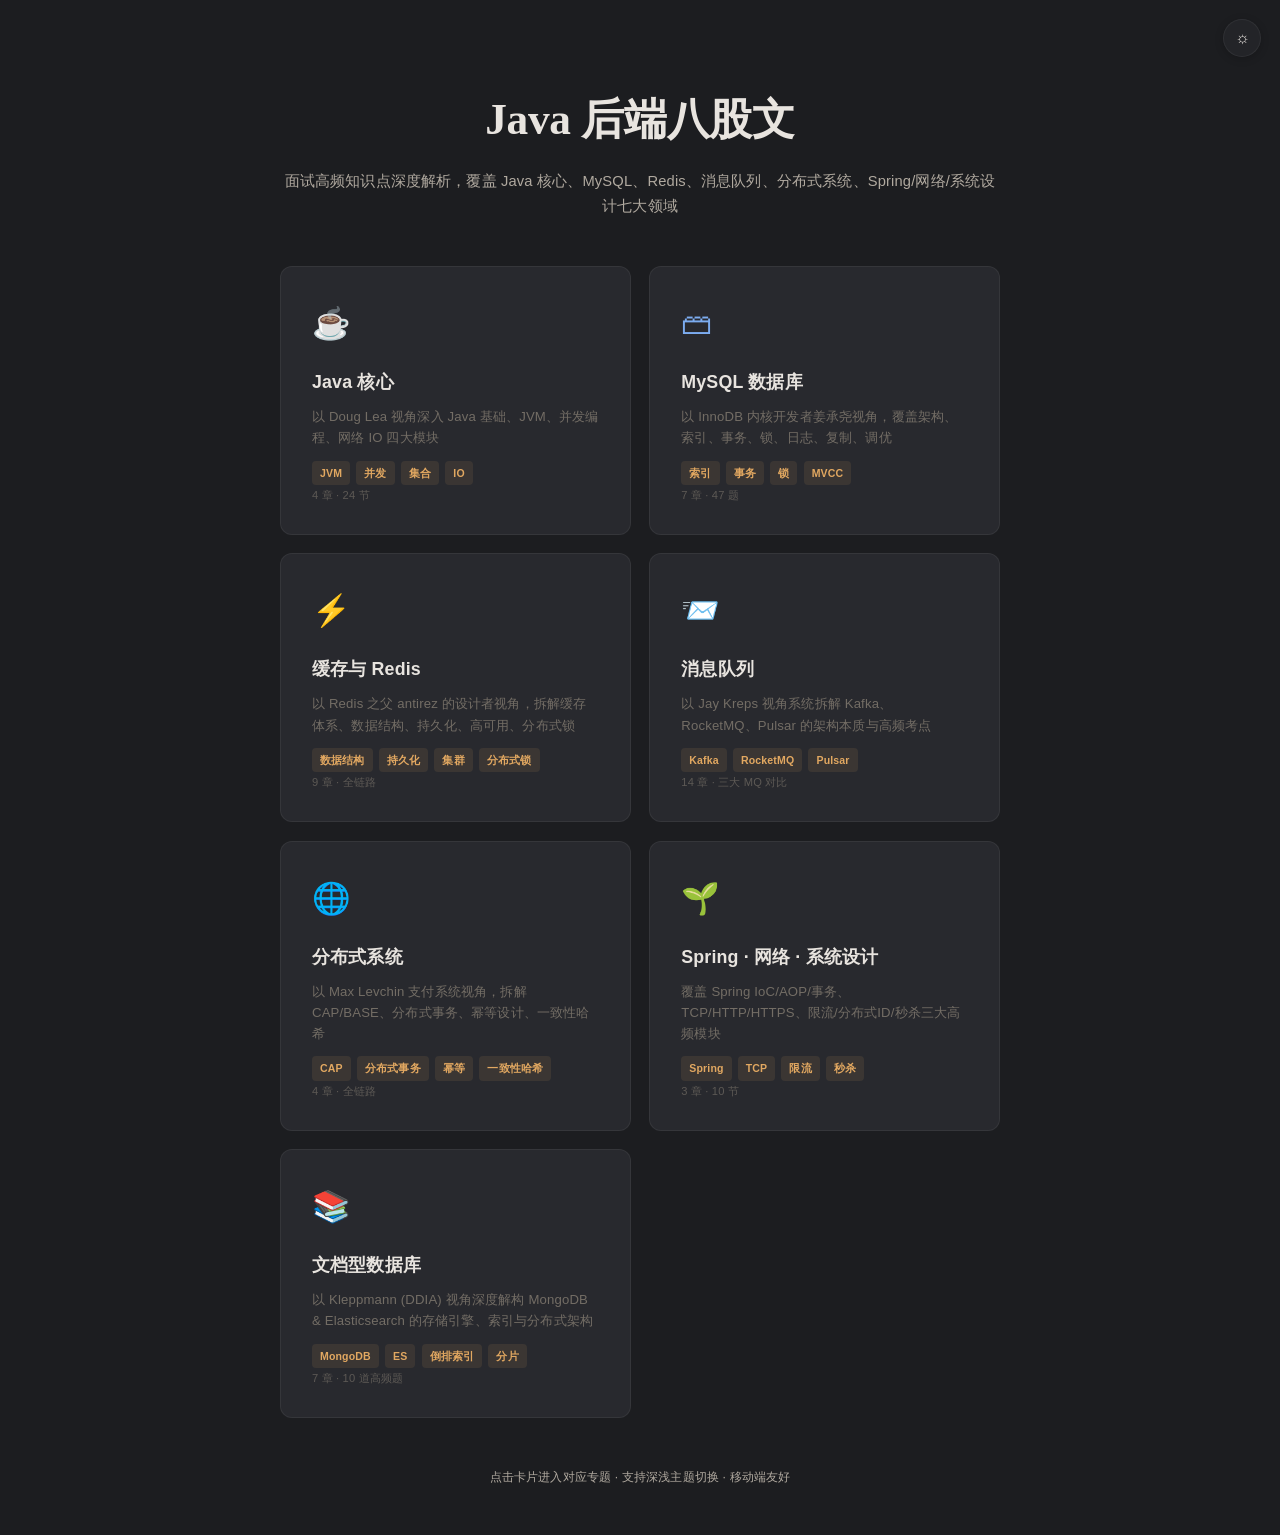
<file: index.html>
<!DOCTYPE html>
<html lang="zh-CN" data-theme="dark">
<head>
  <meta charset="UTF-8">
  <meta name="viewport" content="width=device-width, initial-scale=1.0, viewport-fit=cover">
  <title>八股文学习资料</title>
  <link rel="stylesheet" href="./shared/style.css">
  <style>
    body {
      display: flex;
      align-items: center;
      justify-content: center;
      min-height: 100vh;
      padding: 2rem;
      padding: 2rem calc(1rem + env(safe-area-inset-right, 0px)) 2rem calc(1rem + env(safe-area-inset-left, 0px));
    }
    .index-container { max-width: 720px; width: 100%; }
    .index-hero { text-align: center; margin-bottom: 3rem; }
    .index-hero h1 {
      font-family: var(--font-heading);
      font-size: clamp(2rem, 5vw, 2.8rem);
      font-weight: 800;
      margin-bottom: 0.6rem;
      color: var(--text-primary);
    }
    .index-hero p { color: var(--text-secondary); font-size: 0.95rem; line-height: 1.7; }
    .card-grid { display: grid; grid-template-columns: repeat(auto-fit, minmax(300px, 1fr)); gap: 1.2rem; }
    .guide-card {
      background: var(--bg-card);
      border: 1px solid var(--border);
      border-radius: 12px;
      padding: 1.8rem 2rem;
      text-decoration: none;
      transition: transform 0.2s, box-shadow 0.2s, border-color 0.2s;
      display: block;
      -webkit-tap-highlight-color: transparent;
    }
    .guide-card:hover {
      transform: translateY(-3px);
      box-shadow: 0 12px 40px rgba(0,0,0,0.2);
      border-color: var(--accent);
      text-decoration: none;
    }
    .guide-card:active {
      transform: scale(0.98);
      transition: transform 0.1s;
    }
    .card-icon { font-size: 2rem; margin-bottom: 0.8rem; display: block; }
    .card-title { font-size: 1.15rem; font-weight: 700; color: var(--text-primary); margin-bottom: 0.4rem; }
    .card-desc { font-size: 0.85rem; color: var(--text-muted); line-height: 1.6; margin-bottom: 0.8rem; }
    .card-meta { font-size: 0.72rem; color: var(--text-muted); opacity: 0.7; }
    .card-tags { display: flex; gap: 0.4rem; flex-wrap: wrap; margin-top: 0.6rem; }
    .card-tag {
      font-size: 0.68rem;
      padding: 2px 8px;
      border-radius: 4px;
      background: var(--accent-dim);
      color: var(--accent);
      font-weight: 600;
    }
    .index-footer { text-align: center; margin-top: 3rem; color: var(--text-muted); font-size: 0.78rem; }

    @media (max-width: 768px) {
      body {
        padding: calc(1.5rem + env(safe-area-inset-top, 0px)) 1.2rem calc(1.5rem + env(safe-area-inset-bottom, 0px));
        align-items: flex-start;
      }
      .index-hero { margin-bottom: 2rem; }
      .index-hero h1 { font-size: 1.7rem; }
      .index-hero p { font-size: 0.9rem; line-height: 1.8; }
      .card-grid { grid-template-columns: 1fr; gap: 1rem; }
      .guide-card { padding: 1.5rem 1.4rem; border-radius: 10px; }
      .card-icon { font-size: 1.8rem; margin-bottom: 0.6rem; }
      .card-title { font-size: 1.1rem; }
      .card-desc { font-size: 0.85rem; line-height: 1.7; }
      .card-tags { margin-top: 0.5rem; }
      .card-tag { font-size: 0.7rem; padding: 3px 9px; }
      .index-footer { margin-top: 2rem; }
      .theme-toggle { top: calc(0.75rem + env(safe-area-inset-top, 0px)); right: calc(0.75rem + env(safe-area-inset-right, 0px)); }
    }

    @media (max-width: 380px) {
      body { padding-left: 0.8rem; padding-right: 0.8rem; }
      .guide-card { padding: 1.3rem 1.1rem; }
    }
  </style>
</head>
<body>
  <button class="theme-toggle" aria-label="切换主题">&#9788;</button>

  <div class="index-container">
    <div class="index-hero">
      <h1>Java 后端八股文</h1>
      <p>面试高频知识点深度解析，覆盖 Java 核心、MySQL、Redis、消息队列、分布式系统、Spring/网络/系统设计七大领域</p>
    </div>

    <div class="card-grid">
      <a href="./java-interview-guide.html" class="guide-card">
        <span class="card-icon">&#9749;</span>
        <div class="card-title">Java 核心</div>
        <div class="card-desc">以 Doug Lea 视角深入 Java 基础、JVM、并发编程、网络 IO 四大模块</div>
        <div class="card-tags">
          <span class="card-tag">JVM</span>
          <span class="card-tag">并发</span>
          <span class="card-tag">集合</span>
          <span class="card-tag">IO</span>
        </div>
        <div class="card-meta">4 章 · 24 节</div>
      </a>

      <a href="./mysql-interview-complete.html" class="guide-card">
        <span class="card-icon">&#128451;</span>
        <div class="card-title">MySQL 数据库</div>
        <div class="card-desc">以 InnoDB 内核开发者姜承尧视角，覆盖架构、索引、事务、锁、日志、复制、调优</div>
        <div class="card-tags">
          <span class="card-tag">索引</span>
          <span class="card-tag">事务</span>
          <span class="card-tag">锁</span>
          <span class="card-tag">MVCC</span>
        </div>
        <div class="card-meta">7 章 · 47 题</div>
      </a>

      <a href="./cache-redis-interview.html" class="guide-card">
        <span class="card-icon">&#9889;</span>
        <div class="card-title">缓存与 Redis</div>
        <div class="card-desc">以 Redis 之父 antirez 的设计者视角，拆解缓存体系、数据结构、持久化、高可用、分布式锁</div>
        <div class="card-tags">
          <span class="card-tag">数据结构</span>
          <span class="card-tag">持久化</span>
          <span class="card-tag">集群</span>
          <span class="card-tag">分布式锁</span>
        </div>
        <div class="card-meta">9 章 · 全链路</div>
      </a>

      <a href="./mq-interview-guide.html" class="guide-card">
        <span class="card-icon">&#128232;</span>
        <div class="card-title">消息队列</div>
        <div class="card-desc">以 Jay Kreps 视角系统拆解 Kafka、RocketMQ、Pulsar 的架构本质与高频考点</div>
        <div class="card-tags">
          <span class="card-tag">Kafka</span>
          <span class="card-tag">RocketMQ</span>
          <span class="card-tag">Pulsar</span>
        </div>
        <div class="card-meta">14 章 · 三大 MQ 对比</div>
      </a>

      <a href="./distributed-system-interview.html" class="guide-card">
        <span class="card-icon">&#127760;</span>
        <div class="card-title">分布式系统</div>
        <div class="card-desc">以 Max Levchin 支付系统视角，拆解 CAP/BASE、分布式事务、幂等设计、一致性哈希</div>
        <div class="card-tags">
          <span class="card-tag">CAP</span>
          <span class="card-tag">分布式事务</span>
          <span class="card-tag">幂等</span>
          <span class="card-tag">一致性哈希</span>
        </div>
        <div class="card-meta">4 章 · 全链路</div>
      </a>

      <a href="./spring-network-design-interview.html" class="guide-card">
        <span class="card-icon">&#127793;</span>
        <div class="card-title">Spring · 网络 · 系统设计</div>
        <div class="card-desc">覆盖 Spring IoC/AOP/事务、TCP/HTTP/HTTPS、限流/分布式ID/秒杀三大高频模块</div>
        <div class="card-tags">
          <span class="card-tag">Spring</span>
          <span class="card-tag">TCP</span>
          <span class="card-tag">限流</span>
          <span class="card-tag">秒杀</span>
        </div>
        <div class="card-meta">3 章 · 10 节</div>
      </a>

      <a href="./document-db-interview.html" class="guide-card">
        <span class="card-icon">&#128218;</span>
        <div class="card-title">文档型数据库</div>
        <div class="card-desc">以 Kleppmann (DDIA) 视角深度解构 MongoDB &amp; Elasticsearch 的存储引擎、索引与分布式架构</div>
        <div class="card-tags">
          <span class="card-tag">MongoDB</span>
          <span class="card-tag">ES</span>
          <span class="card-tag">倒排索引</span>
          <span class="card-tag">分片</span>
        </div>
        <div class="card-meta">7 章 · 10 道高频题</div>
      </a>
    </div>

    <div class="index-footer">
      <p>点击卡片进入对应专题 · 支持深浅主题切换 · 移动端友好</p>
    </div>
  </div>

  <script src="./shared/script.js"></script>
</body>
</html>
</file>
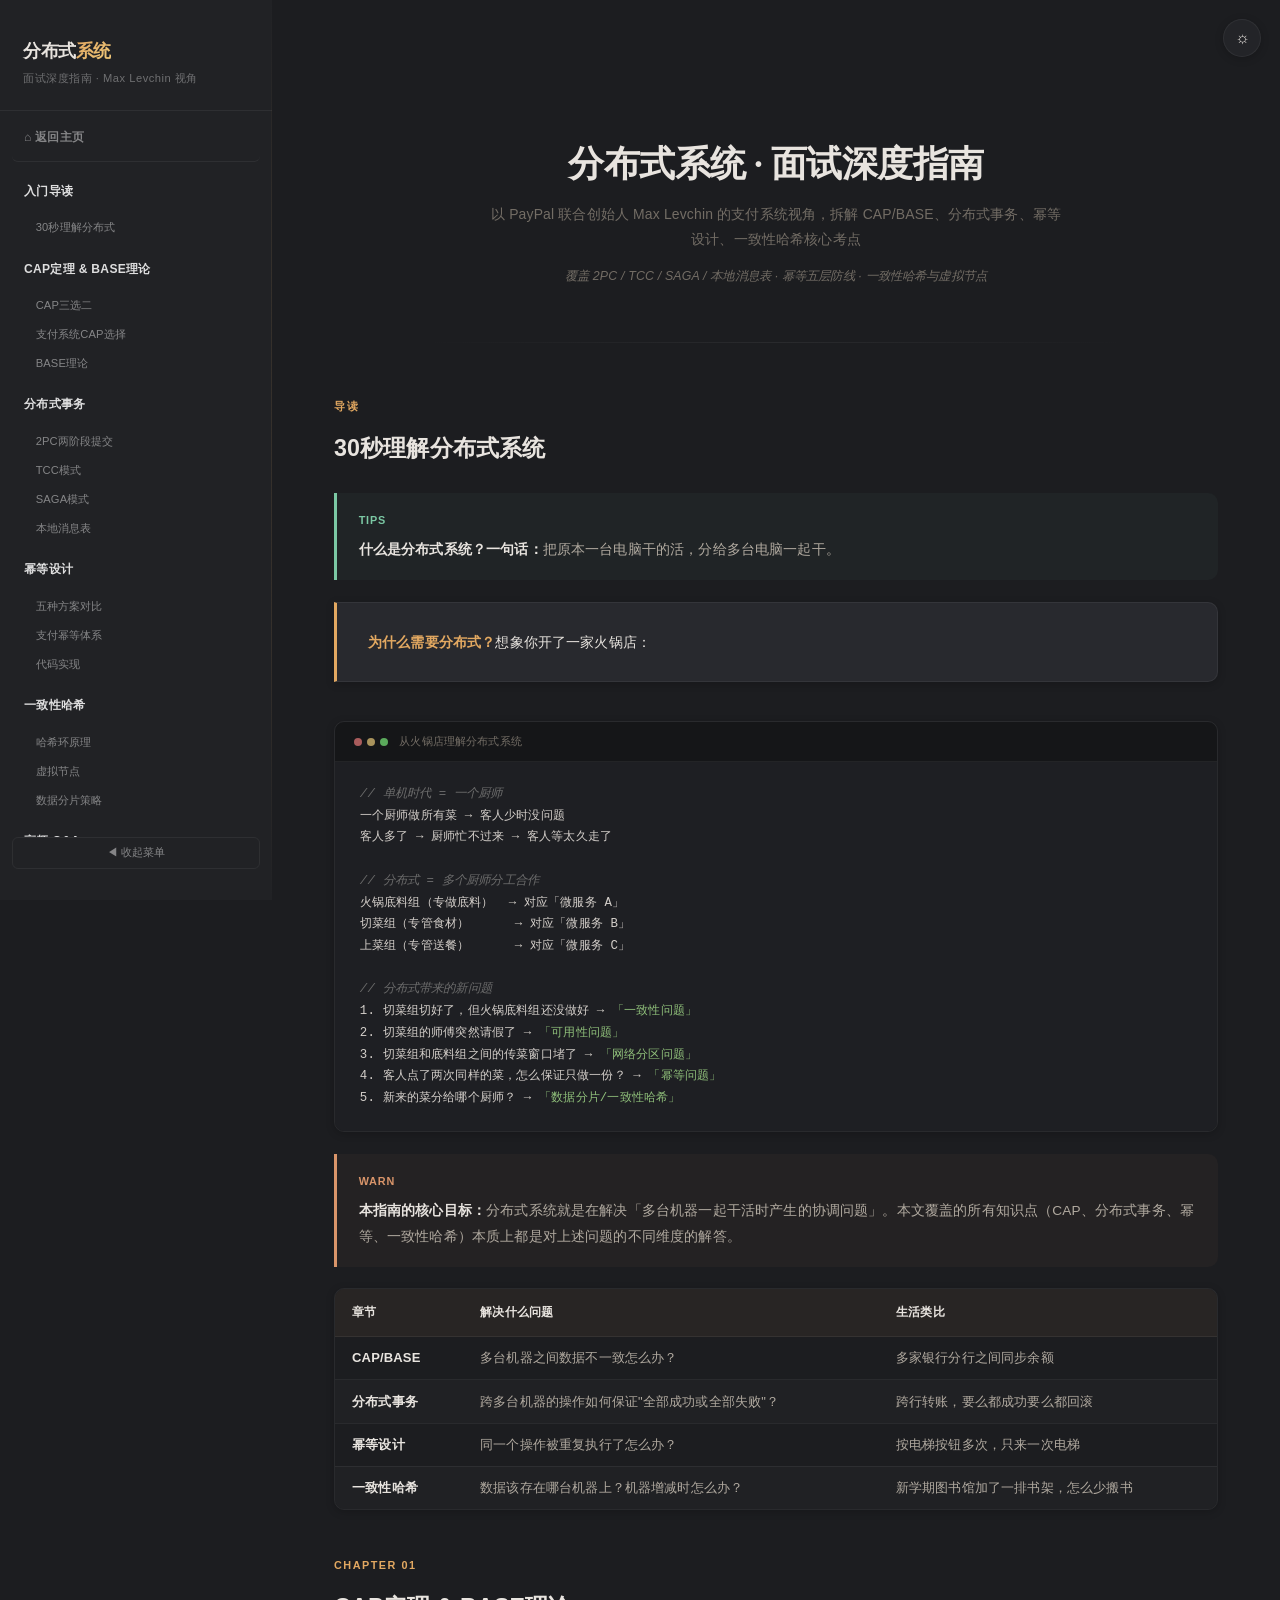
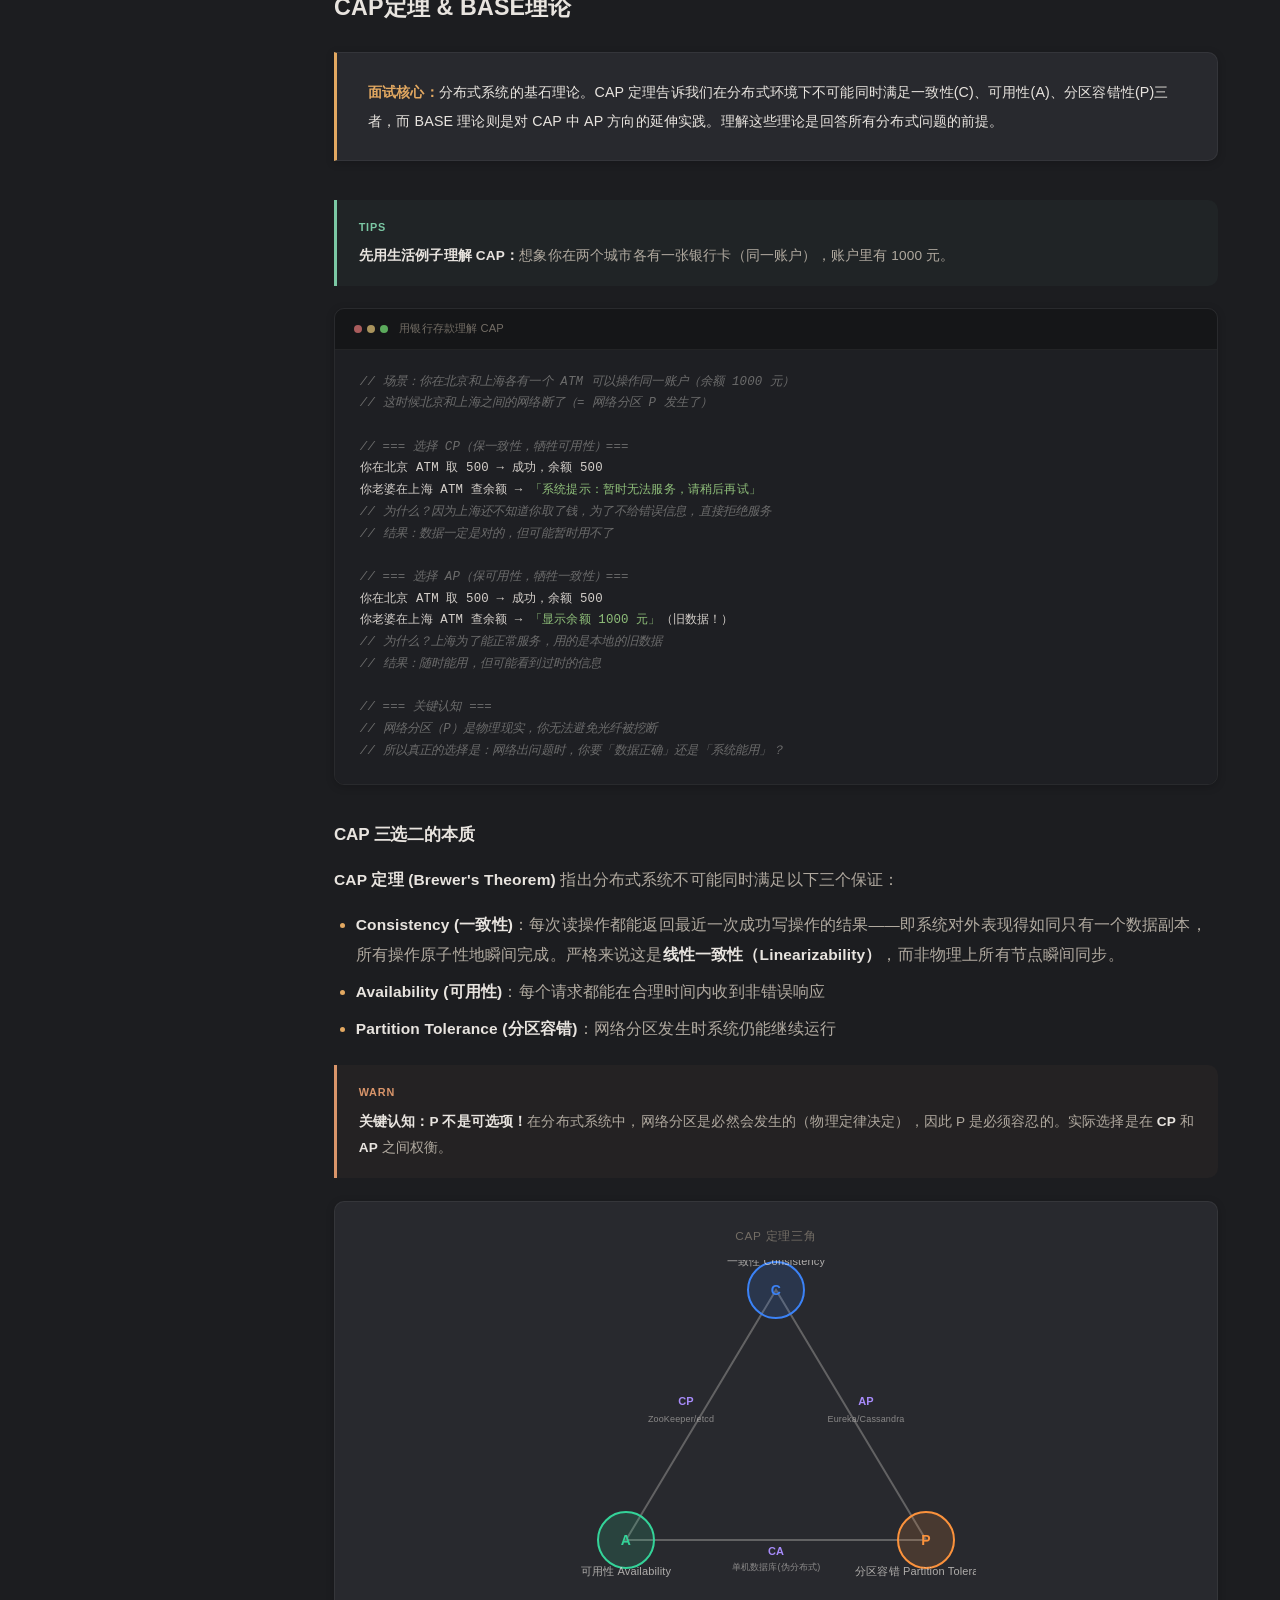
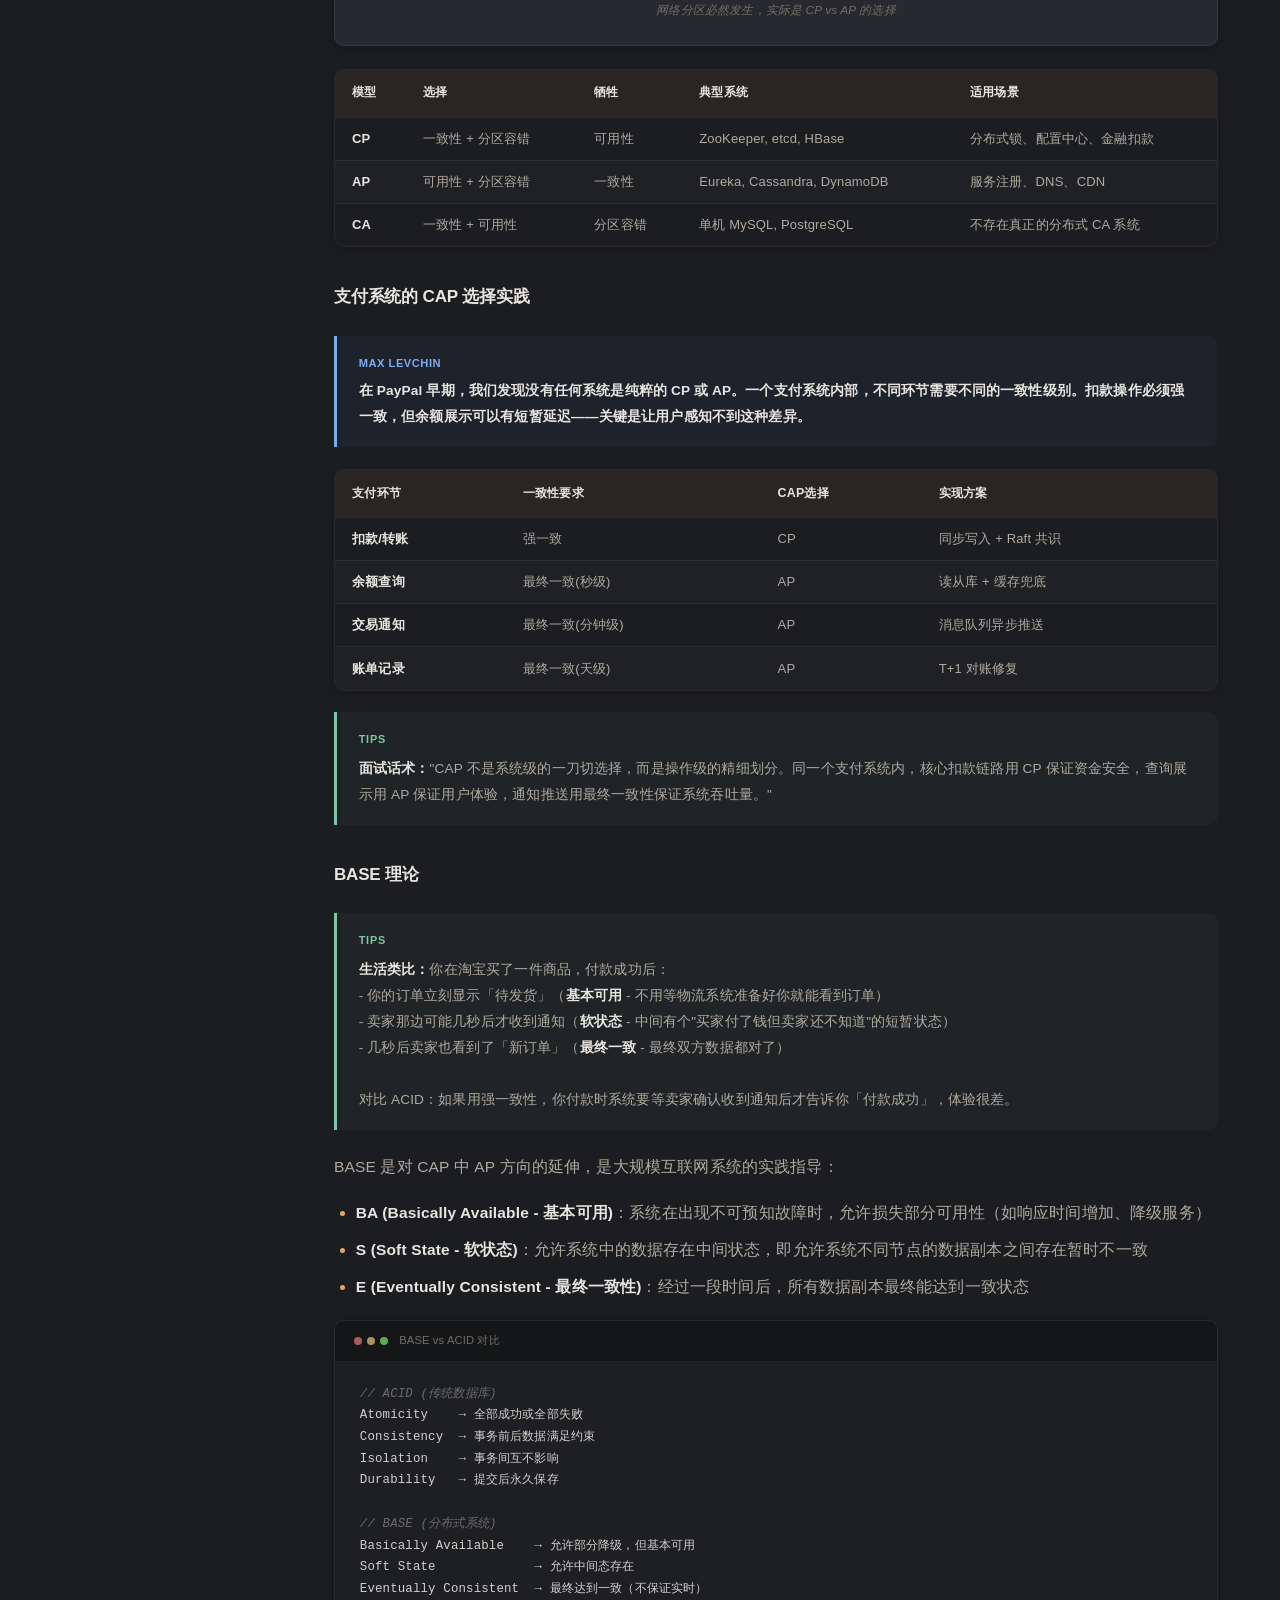
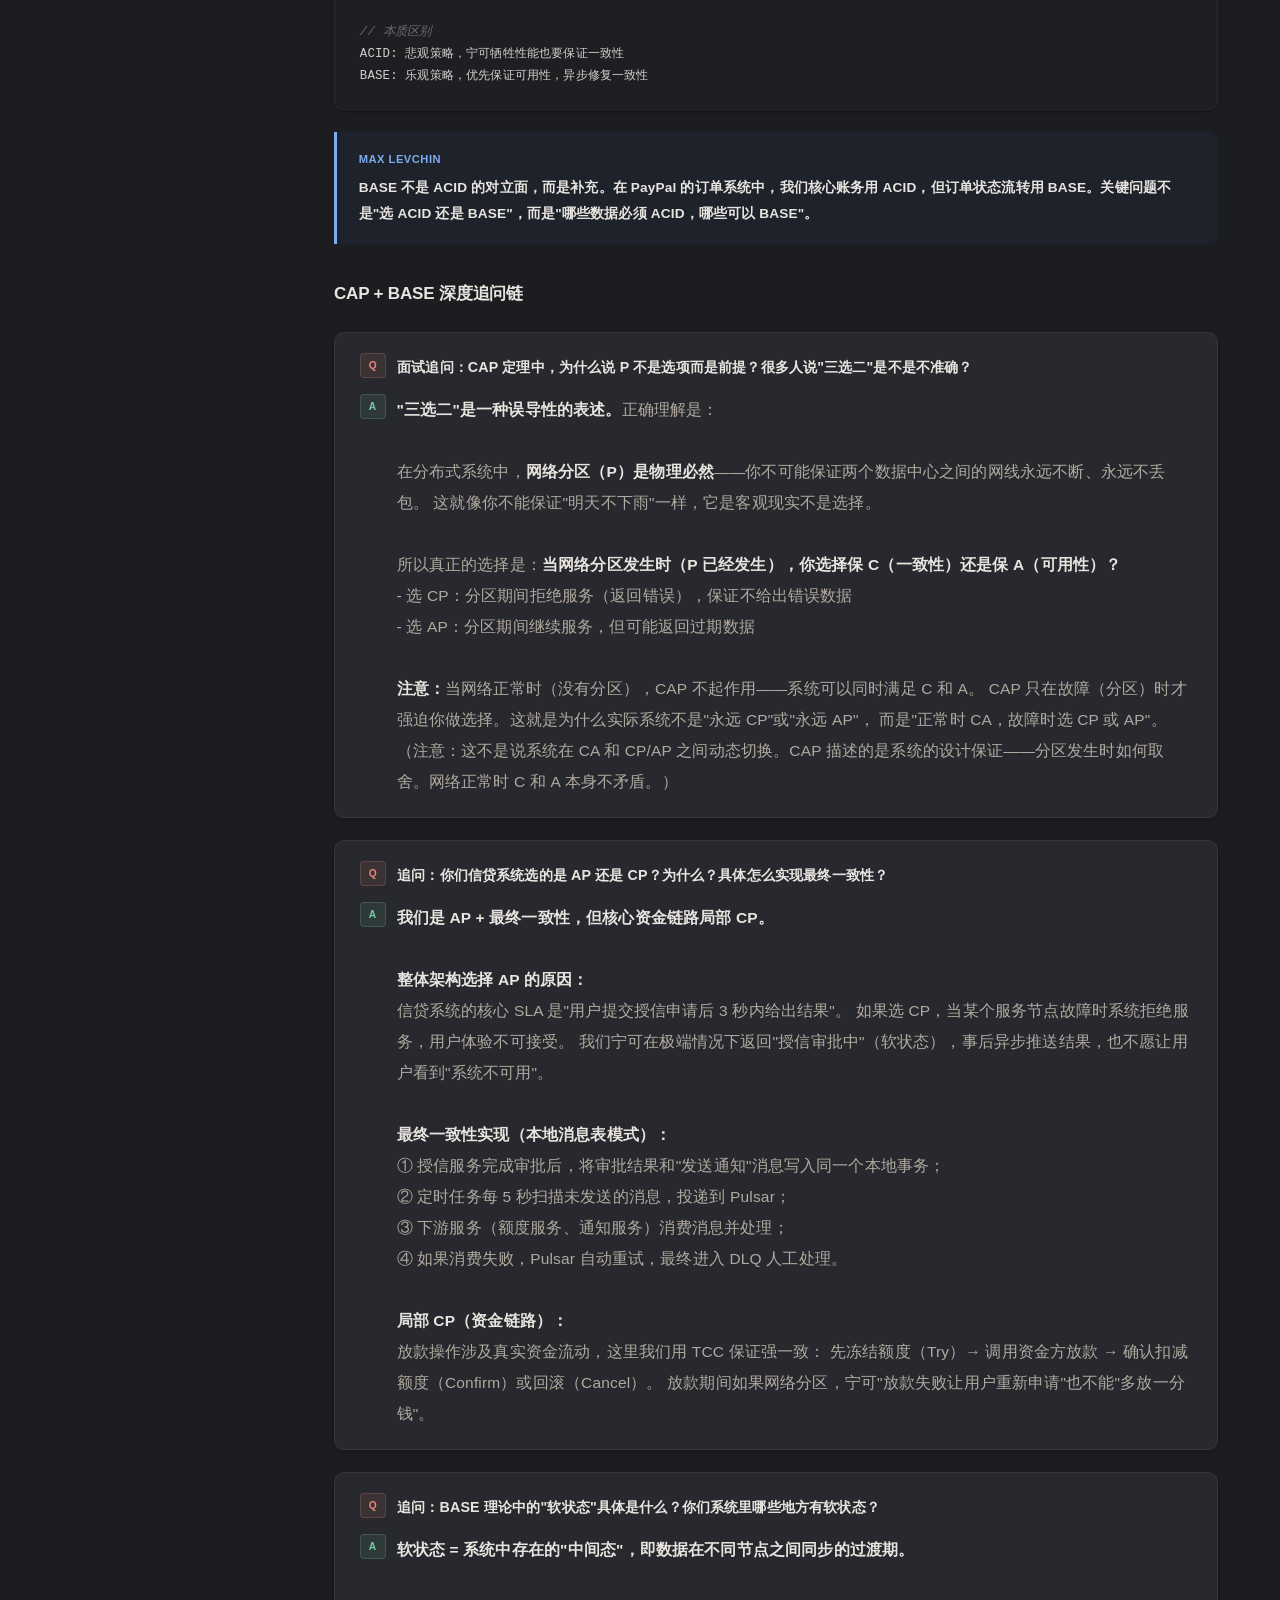
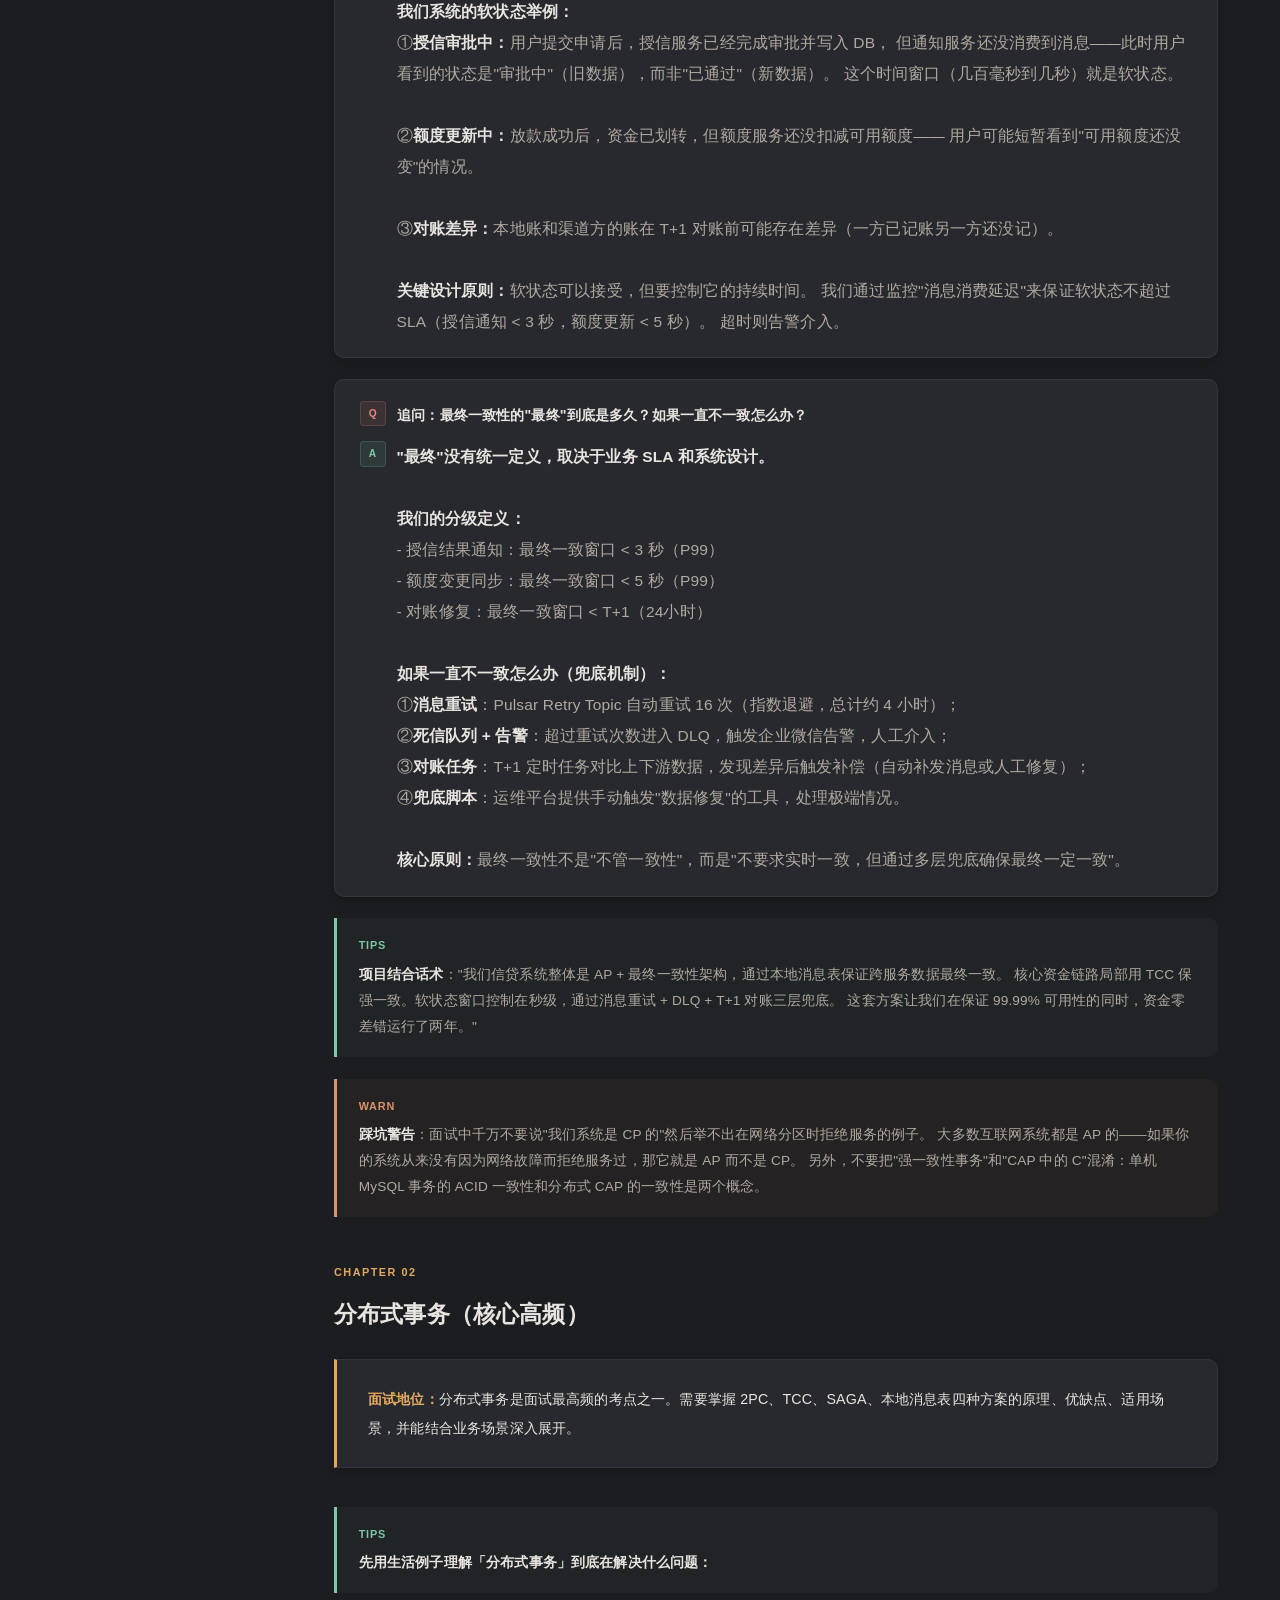
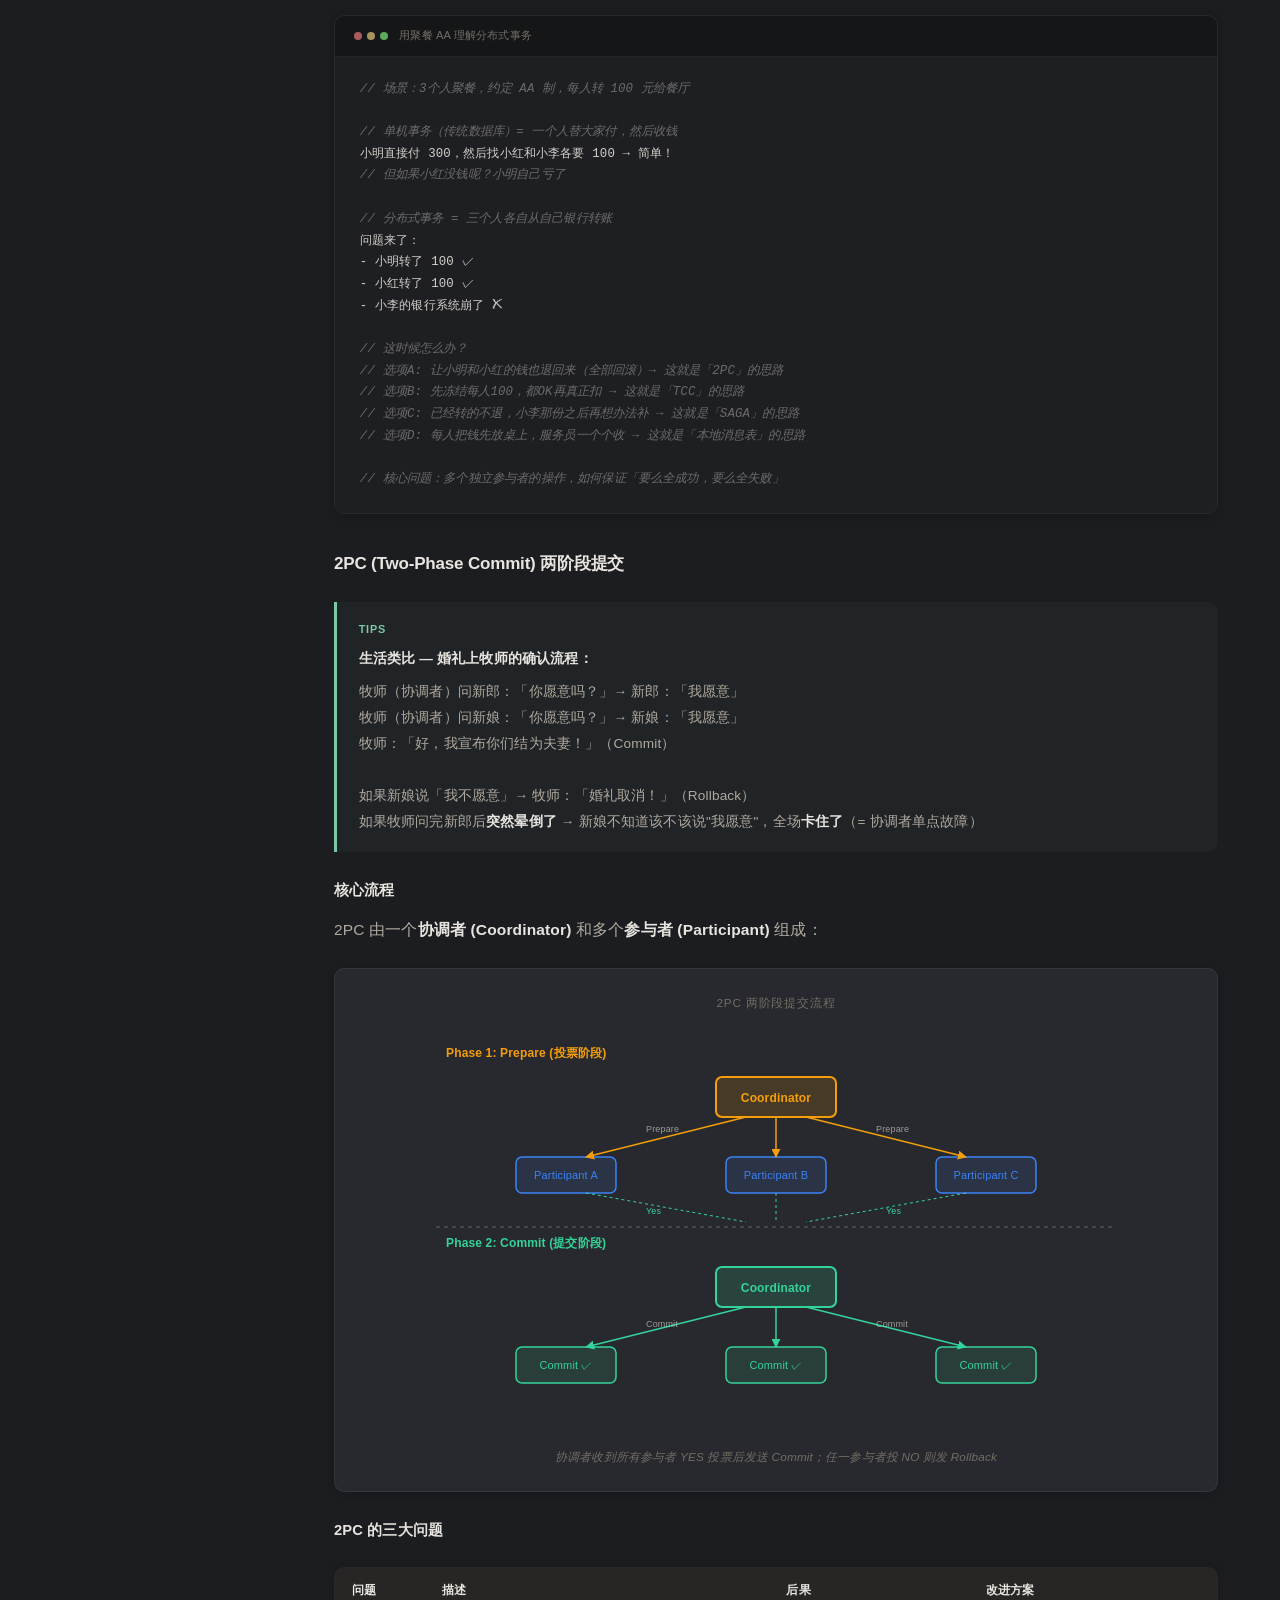
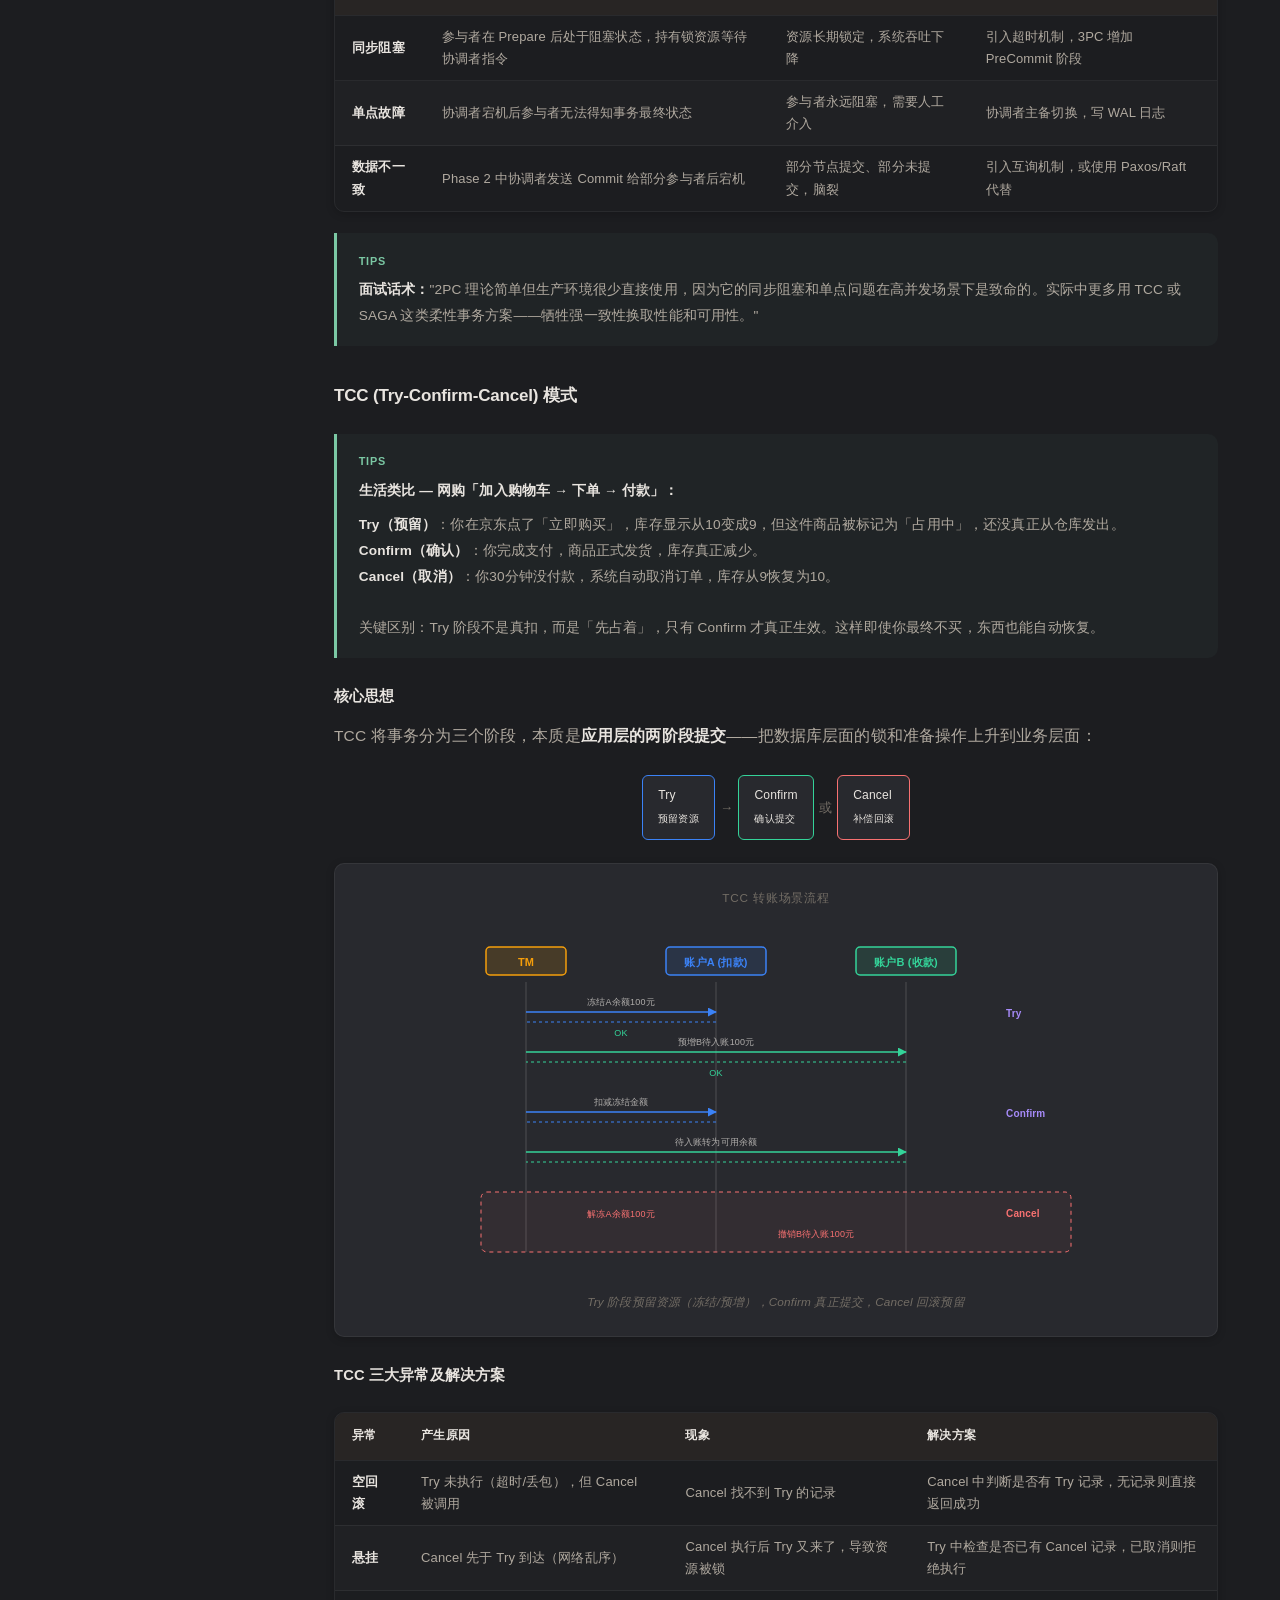
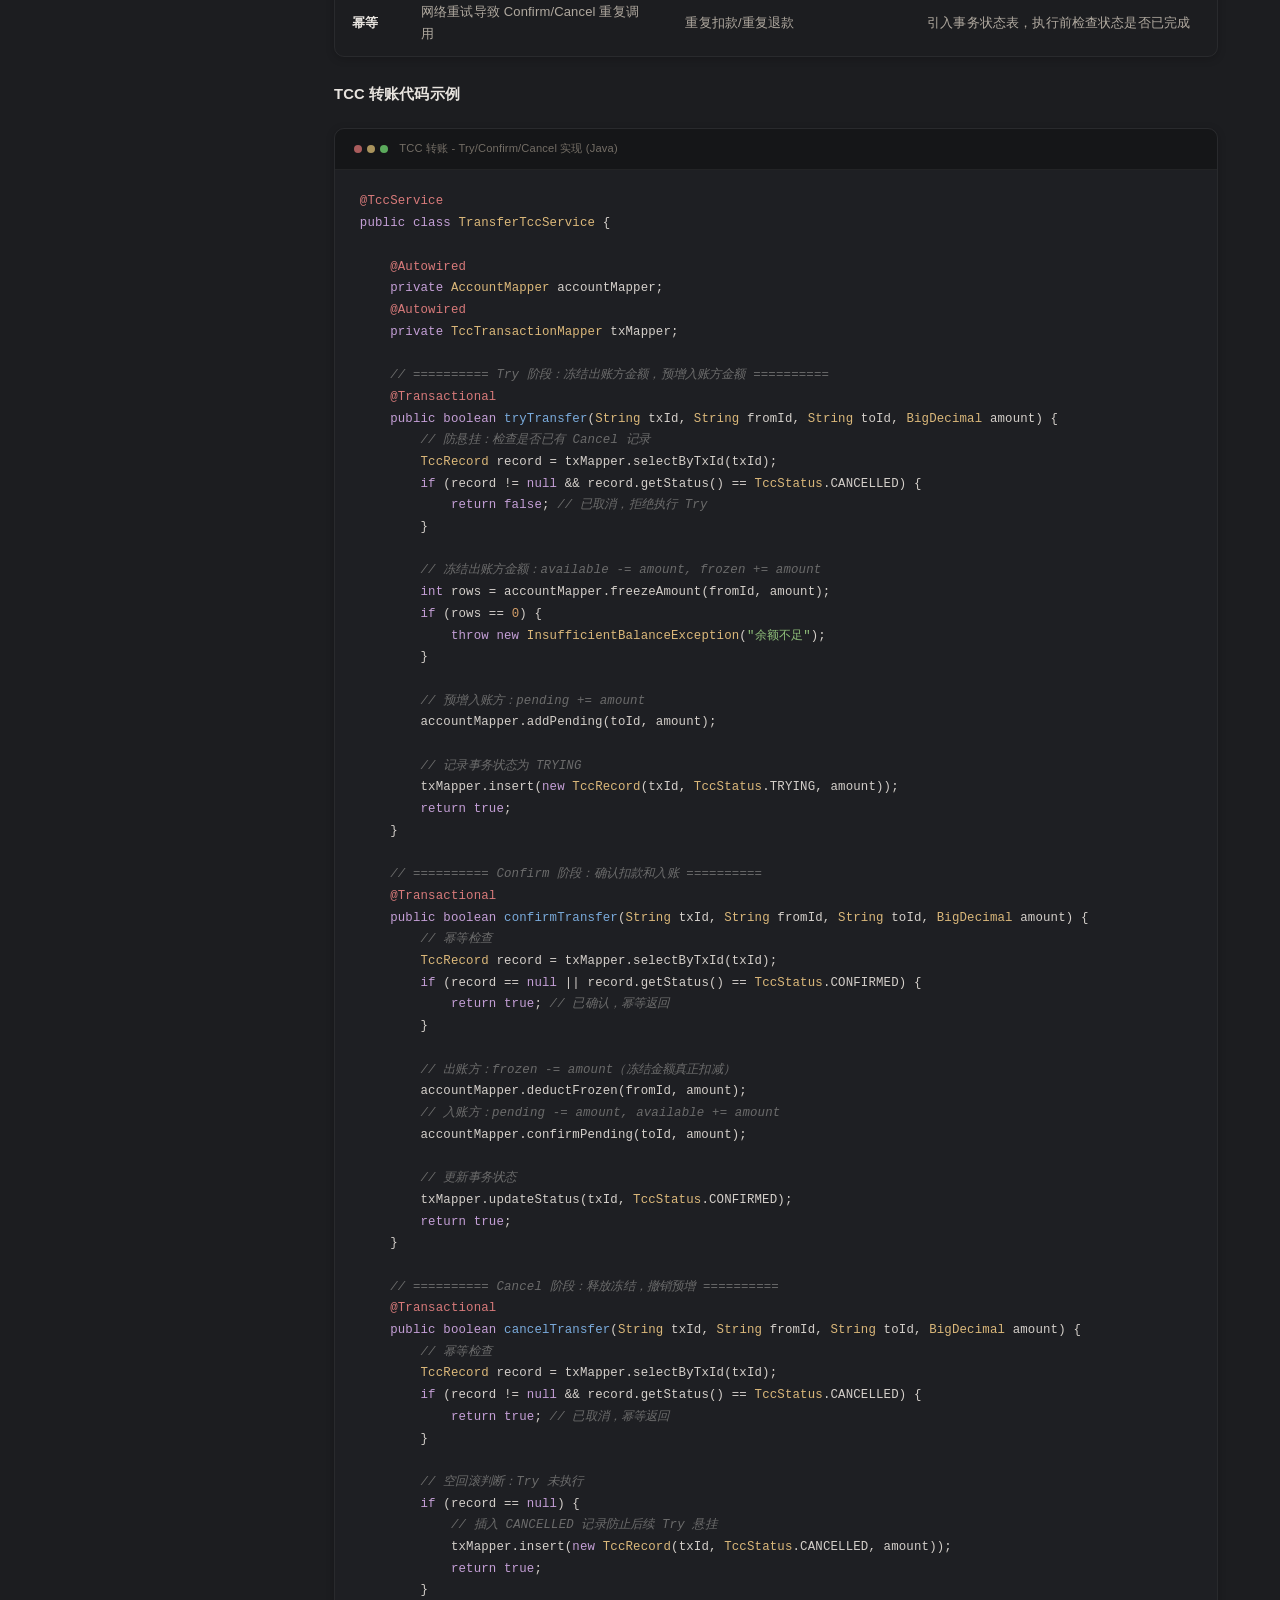
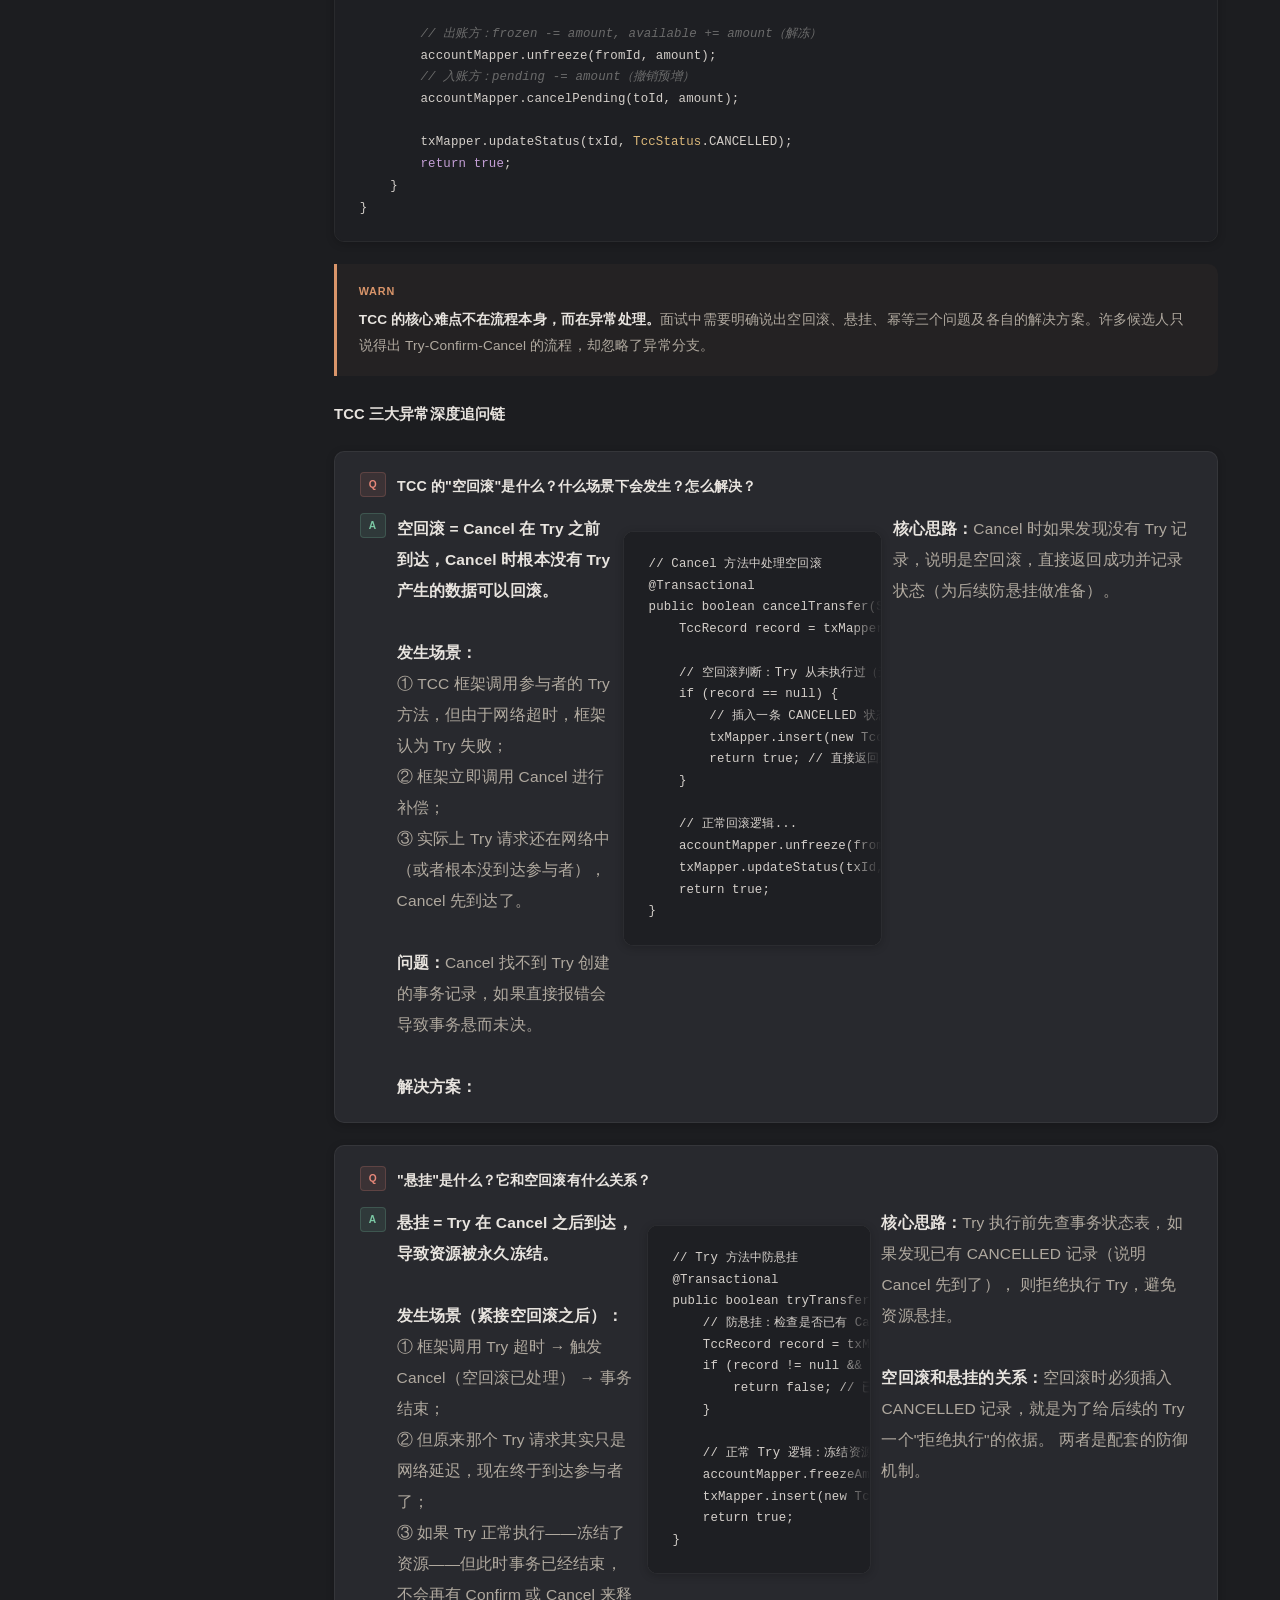
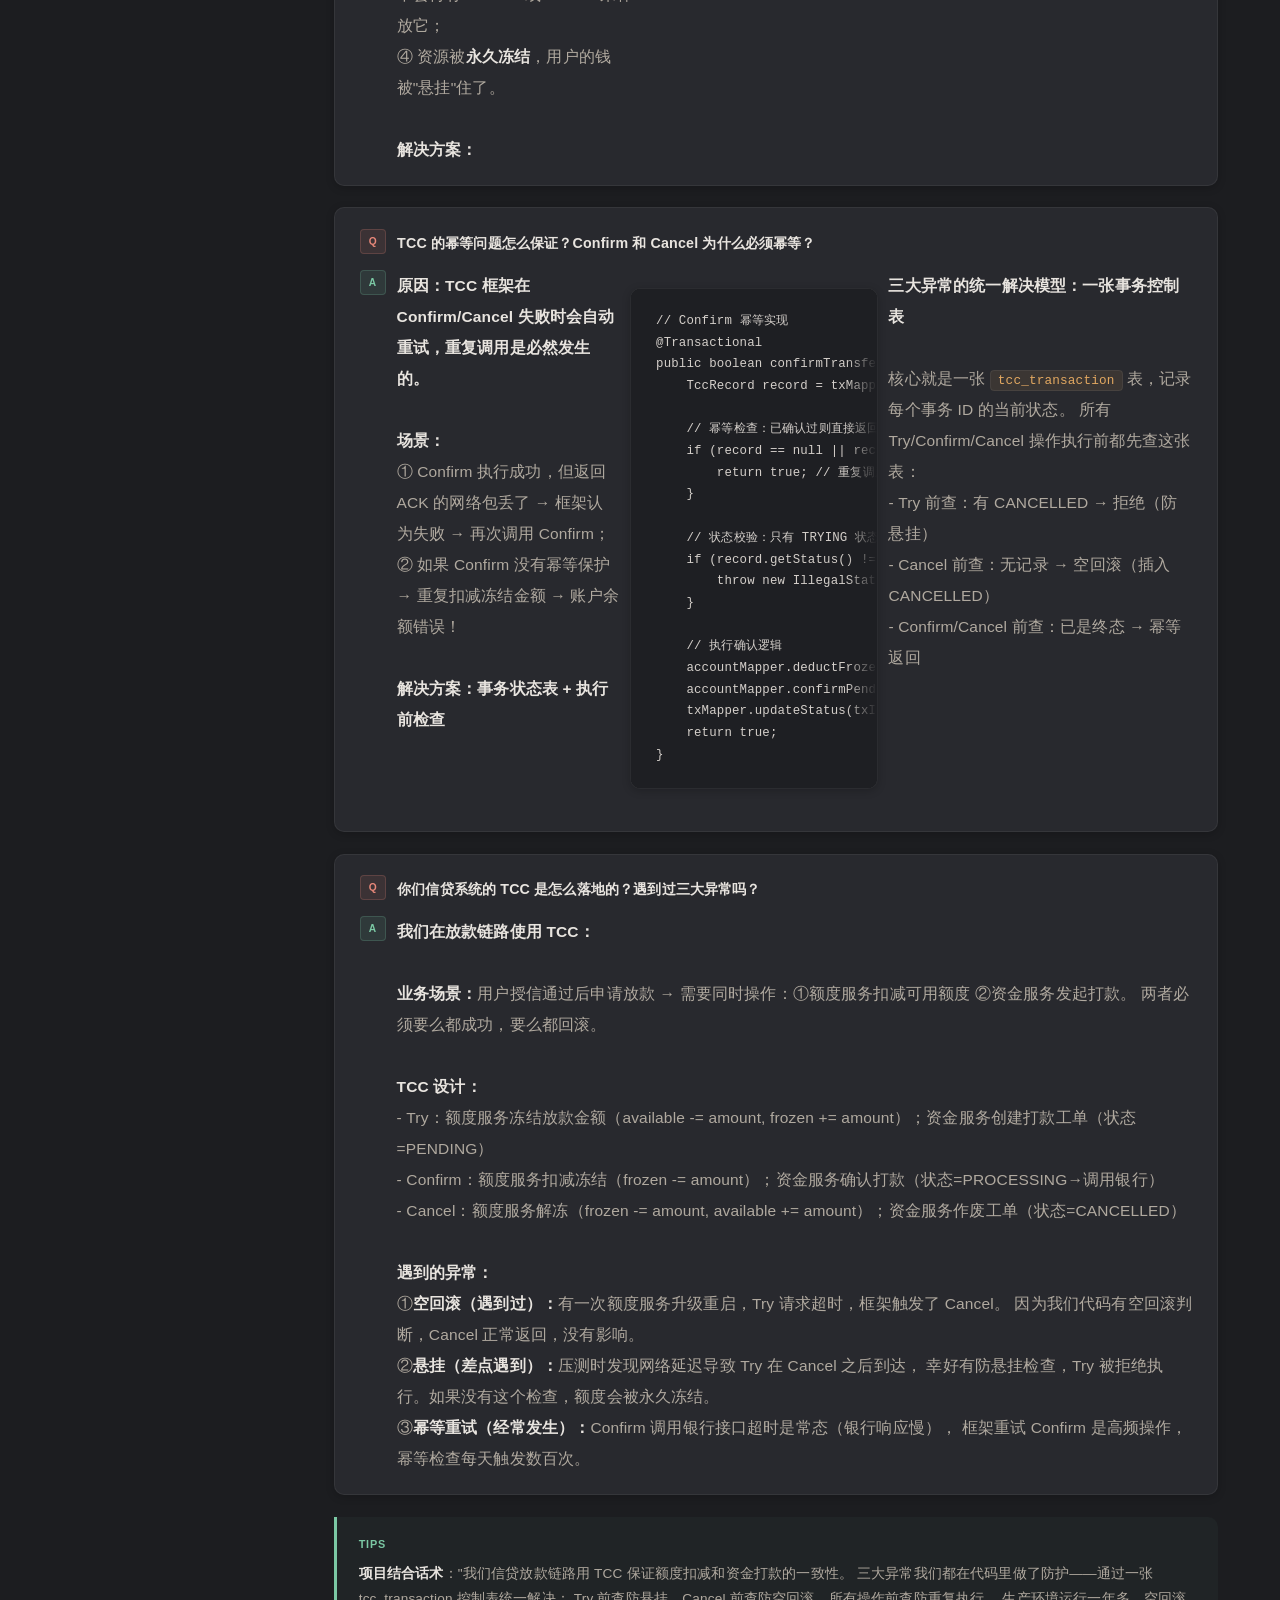
<file: distributed-system-interview.html>
<!DOCTYPE html>
<html lang="zh-CN" data-theme="dark">
<head>
<meta charset="UTF-8">
<meta name="viewport" content="width=device-width, initial-scale=1.0, viewport-fit=cover">
<title>分布式系统 · 面试深度指南</title>
<link rel="stylesheet" href="./shared/style.css">
<style>
  .callout.levchin {
    border-left-color: var(--accent-secondary);
    background: rgba(59, 130, 246, 0.05);
  }
  .callout.levchin::before {
    content: 'MAX LEVCHIN';
    display: block;
    font-size: 0.72rem;
    font-weight: 700;
    color: var(--accent-secondary);
    margin-bottom: 0.3rem;
    letter-spacing: 0.5px;
  }
</style>
</head>
<body>
<div class="reading-progress"></div>
<button class="theme-toggle" aria-label="切换主题">&#9788;</button>
<button class="mobile-menu-btn" aria-label="菜单">&#9776;</button>
<div class="font-size-control">
  <button class="font-size-btn" data-action="smaller" aria-label="缩小字号">A-</button>
  <button class="font-size-btn" data-action="larger" aria-label="放大字号">A+</button>
</div>
<div class="sidebar-overlay"></div>

<div class="page-wrapper">
<aside class="sidebar">
  <div class="sidebar-header">
    <div class="sidebar-logo">分布式<span class="accent">系统</span></div>
    <div class="sidebar-subtitle">面试深度指南 · Max Levchin 视角</div>
  </div>
  <nav class="sidebar-nav">
    <a href="./index.html" class="nav-home-link">&#8962; 返回主页</a>
    <div class="nav-group">
      <a href="#intro-guide" class="nav-group-title">入门导读</a>
      <div class="nav-items">
        <a href="#intro-guide">30秒理解分布式</a>
      </div>
    </div>
    <div class="nav-group">
      <a href="#chapter1" class="nav-group-title">CAP定理 &amp; BASE理论</a>
      <div class="nav-items">
        <a href="#cap-theorem">CAP三选二</a>
        <a href="#cap-practice">支付系统CAP选择</a>
        <a href="#base-theory">BASE理论</a>
      </div>
    </div>
    <div class="nav-group">
      <a href="#chapter2" class="nav-group-title">分布式事务</a>
      <div class="nav-items">
        <a href="#two-phase-commit">2PC两阶段提交</a>
        <a href="#tcc">TCC模式</a>
        <a href="#saga">SAGA模式</a>
        <a href="#local-msg-table">本地消息表</a>
      </div>
    </div>
    <div class="nav-group">
      <a href="#chapter3" class="nav-group-title">幂等设计</a>
      <div class="nav-items">
        <a href="#idempotent-schemes">五种方案对比</a>
        <a href="#idempotent-payment">支付幂等体系</a>
        <a href="#idempotent-code">代码实现</a>
      </div>
    </div>
    <div class="nav-group">
      <a href="#chapter4" class="nav-group-title">一致性哈希</a>
      <div class="nav-items">
        <a href="#hash-ring">哈希环原理</a>
        <a href="#virtual-nodes">虚拟节点</a>
        <a href="#data-sharding">数据分片策略</a>
      </div>
    </div>
    <div class="nav-group">
      <a href="#chapter5" class="nav-group-title">高频 Q&amp;A</a>
      <div class="nav-items">
        <a href="#chapter5">跨行转账设计</a>
        <a href="#chapter5">2PC vs TCC</a>
        <a href="#chapter5">全局唯一ID</a>
        <a href="#chapter5">选型决策树</a>
      </div>
    </div>
  </nav>
</aside>

<main class="main-content">
<!-- ============================== HERO ============================== -->
<div class="page-hero">
  <h1>分布式系统 · 面试深度指南</h1>
  <p class="subtitle">以 PayPal 联合创始人 Max Levchin 的支付系统视角，拆解 CAP/BASE、分布式事务、幂等设计、一致性哈希核心考点</p>
  <p class="author">覆盖 2PC / TCC / SAGA / 本地消息表 · 幂等五层防线 · 一致性哈希与虚拟节点</p>
</div>

<!-- ============================== 入门导读 ============================== -->
<section class="chapter" id="intro-guide">
<div class="chapter-header">
  <span class="chapter-number">导读</span>
  <h2>30秒理解分布式系统</h2>
</div>

<div class="callout tip">
  <p><strong>什么是分布式系统？一句话：</strong>把原本一台电脑干的活，分给多台电脑一起干。</p>
</div>

<div class="chapter-intro">
  <strong>为什么需要分布式？</strong>想象你开了一家火锅店：
</div>

<div class="code-block">
  <div class="code-header">
    <div class="code-dots"><span></span><span></span><span></span></div>
    从火锅店理解分布式系统
  </div>
  <pre><code><span class="cmt">// 单机时代 = 一个厨师</span>
一个厨师做所有菜 → 客人少时没问题
客人多了 → 厨师忙不过来 → 客人等太久走了

<span class="cmt">// 分布式 = 多个厨师分工合作</span>
火锅底料组（专做底料）  → 对应「微服务 A」
切菜组（专管食材）      → 对应「微服务 B」
上菜组（专管送餐）      → 对应「微服务 C」

<span class="cmt">// 分布式带来的新问题</span>
1. 切菜组切好了，但火锅底料组还没做好 → <span class="str">「一致性问题」</span>
2. 切菜组的师傅突然请假了 → <span class="str">「可用性问题」</span>
3. 切菜组和底料组之间的传菜窗口堵了 → <span class="str">「网络分区问题」</span>
4. 客人点了两次同样的菜，怎么保证只做一份？ → <span class="str">「幂等问题」</span>
5. 新来的菜分给哪个厨师？ → <span class="str">「数据分片/一致性哈希」</span></code></pre>
</div>

<div class="callout warn">
  <p><strong>本指南的核心目标：</strong>分布式系统就是在解决「多台机器一起干活时产生的协调问题」。本文覆盖的所有知识点（CAP、分布式事务、幂等、一致性哈希）本质上都是对上述问题的不同维度的解答。</p>
</div>

<div class="table-wrapper">
  <table>
    <thead>
      <tr><th>章节</th><th>解决什么问题</th><th>生活类比</th></tr>
    </thead>
    <tbody>
      <tr><td><strong>CAP/BASE</strong></td><td>多台机器之间数据不一致怎么办？</td><td>多家银行分行之间同步余额</td></tr>
      <tr><td><strong>分布式事务</strong></td><td>跨多台机器的操作如何保证"全部成功或全部失败"？</td><td>跨行转账，要么都成功要么都回滚</td></tr>
      <tr><td><strong>幂等设计</strong></td><td>同一个操作被重复执行了怎么办？</td><td>按电梯按钮多次，只来一次电梯</td></tr>
      <tr><td><strong>一致性哈希</strong></td><td>数据该存在哪台机器上？机器增减时怎么办？</td><td>新学期图书馆加了一排书架，怎么少搬书</td></tr>
    </tbody>
  </table>
</div>

</section>

<!-- ============================== CHAPTER 1 ============================== -->
<section class="chapter" id="chapter1">
<div class="chapter-header">
  <span class="chapter-number">Chapter 01</span>
  <h2>CAP定理 &amp; BASE理论</h2>
</div>

<div class="chapter-intro">
  <strong>面试核心：</strong>分布式系统的基石理论。CAP 定理告诉我们在分布式环境下不可能同时满足一致性(C)、可用性(A)、分区容错性(P)三者，而 BASE 理论则是对 CAP 中 AP 方向的延伸实践。理解这些理论是回答所有分布式问题的前提。
</div>

<div class="callout tip">
  <p><strong>先用生活例子理解 CAP：</strong>想象你在两个城市各有一张银行卡（同一账户），账户里有 1000 元。</p>
</div>

<div class="code-block">
  <div class="code-header">
    <div class="code-dots"><span></span><span></span><span></span></div>
    用银行存款理解 CAP
  </div>
  <pre><code><span class="cmt">// 场景：你在北京和上海各有一个 ATM 可以操作同一账户（余额 1000 元）</span>
<span class="cmt">// 这时候北京和上海之间的网络断了（= 网络分区 P 发生了）</span>

<span class="cmt">// === 选择 CP（保一致性，牺牲可用性）===</span>
你在北京 ATM 取 500 → 成功，余额 500
你老婆在上海 ATM 查余额 → <span class="str">「系统提示：暂时无法服务，请稍后再试」</span>
<span class="cmt">// 为什么？因为上海还不知道你取了钱，为了不给错误信息，直接拒绝服务</span>
<span class="cmt">// 结果：数据一定是对的，但可能暂时用不了</span>

<span class="cmt">// === 选择 AP（保可用性，牺牲一致性）===</span>
你在北京 ATM 取 500 → 成功，余额 500
你老婆在上海 ATM 查余额 → <span class="str">「显示余额 1000 元」</span>（旧数据！）
<span class="cmt">// 为什么？上海为了能正常服务，用的是本地的旧数据</span>
<span class="cmt">// 结果：随时能用，但可能看到过时的信息</span>

<span class="cmt">// === 关键认知 ===</span>
<span class="cmt">// 网络分区（P）是物理现实，你无法避免光纤被挖断</span>
<span class="cmt">// 所以真正的选择是：网络出问题时，你要「数据正确」还是「系统能用」？</span></code></pre>
</div>

<h3 id="cap-theorem">CAP 三选二的本质</h3>

<p><strong>CAP 定理 (Brewer's Theorem)</strong> 指出分布式系统不可能同时满足以下三个保证：</p>

<ul>
  <li><strong>Consistency (一致性)</strong>：每次读操作都能返回最近一次成功写操作的结果——即系统对外表现得如同只有一个数据副本，所有操作原子性地瞬间完成。严格来说这是<strong>线性一致性（Linearizability）</strong>，而非物理上所有节点瞬间同步。</li>
  <li><strong>Availability (可用性)</strong>：每个请求都能在合理时间内收到非错误响应</li>
  <li><strong>Partition Tolerance (分区容错)</strong>：网络分区发生时系统仍能继续运行</li>
</ul>

<div class="callout warn">
  <p><strong>关键认知：P 不是可选项！</strong>在分布式系统中，网络分区是必然会发生的（物理定律决定），因此 P 是必须容忍的。实际选择是在 <strong>CP</strong> 和 <strong>AP</strong> 之间权衡。</p>
</div>

<div class="diagram">
  <div class="diagram-title">CAP 定理三角</div>
  <svg width="400" height="320" viewBox="0 0 400 320" xmlns="http://www.w3.org/2000/svg">
    <!-- Triangle -->
    <polygon points="200,30 50,280 350,280" fill="none" stroke="currentColor" stroke-width="2" opacity="0.3"/>
    <!-- Vertices -->
    <circle cx="200" cy="30" r="28" fill="rgba(59,130,246,0.15)" stroke="#3b82f6" stroke-width="2"/>
    <text x="200" y="35" text-anchor="middle" font-size="14" font-weight="700" fill="#3b82f6">C</text>
    <circle cx="50" cy="280" r="28" fill="rgba(52,211,153,0.15)" stroke="#34d399" stroke-width="2"/>
    <text x="50" y="285" text-anchor="middle" font-size="14" font-weight="700" fill="#34d399">A</text>
    <circle cx="350" cy="280" r="28" fill="rgba(251,146,60,0.15)" stroke="#fb923c" stroke-width="2"/>
    <text x="350" y="285" text-anchor="middle" font-size="14" font-weight="700" fill="#fb923c">P</text>
    <!-- Labels -->
    <text x="200" y="5" text-anchor="middle" font-size="11" fill="currentColor" opacity="0.7">一致性 Consistency</text>
    <text x="50" y="315" text-anchor="middle" font-size="11" fill="currentColor" opacity="0.7">可用性 Availability</text>
    <text x="350" y="315" text-anchor="middle" font-size="11" fill="currentColor" opacity="0.7">分区容错 Partition Tolerance</text>
    <!-- Edge labels -->
    <text x="110" y="145" text-anchor="middle" font-size="11" fill="#a78bfa" font-weight="600">CP</text>
    <text x="105" y="162" text-anchor="middle" font-size="9" fill="currentColor" opacity="0.5">ZooKeeper/etcd</text>
    <text x="290" y="145" text-anchor="middle" font-size="11" fill="#a78bfa" font-weight="600">AP</text>
    <text x="290" y="162" text-anchor="middle" font-size="9" fill="currentColor" opacity="0.5">Eureka/Cassandra</text>
    <text x="200" y="295" text-anchor="middle" font-size="11" fill="#a78bfa" font-weight="600">CA</text>
    <text x="200" y="310" text-anchor="middle" font-size="9" fill="currentColor" opacity="0.5">单机数据库(伪分布式)</text>
  </svg>
  <div class="diagram-caption">网络分区必然发生，实际是 CP vs AP 的选择</div>
</div>

<div class="table-wrapper">
  <table>
    <thead>
      <tr><th>模型</th><th>选择</th><th>牺牲</th><th>典型系统</th><th>适用场景</th></tr>
    </thead>
    <tbody>
      <tr><td><strong>CP</strong></td><td>一致性 + 分区容错</td><td>可用性</td><td>ZooKeeper, etcd, HBase</td><td>分布式锁、配置中心、金融扣款</td></tr>
      <tr><td><strong>AP</strong></td><td>可用性 + 分区容错</td><td>一致性</td><td>Eureka, Cassandra, DynamoDB</td><td>服务注册、DNS、CDN</td></tr>
      <tr><td><strong>CA</strong></td><td>一致性 + 可用性</td><td>分区容错</td><td>单机 MySQL, PostgreSQL</td><td>不存在真正的分布式 CA 系统</td></tr>
    </tbody>
  </table>
</div>

<h3 id="cap-practice">支付系统的 CAP 选择实践</h3>

<div class="callout levchin">
  <p><strong>在 PayPal 早期，我们发现没有任何系统是纯粹的 CP 或 AP。一个支付系统内部，不同环节需要不同的一致性级别。扣款操作必须强一致，但余额展示可以有短暂延迟——关键是让用户感知不到这种差异。</strong></p>
</div>

<div class="table-wrapper">
  <table>
    <thead>
      <tr><th>支付环节</th><th>一致性要求</th><th>CAP选择</th><th>实现方案</th></tr>
    </thead>
    <tbody>
      <tr><td><strong>扣款/转账</strong></td><td>强一致</td><td>CP</td><td>同步写入 + Raft 共识</td></tr>
      <tr><td><strong>余额查询</strong></td><td>最终一致(秒级)</td><td>AP</td><td>读从库 + 缓存兜底</td></tr>
      <tr><td><strong>交易通知</strong></td><td>最终一致(分钟级)</td><td>AP</td><td>消息队列异步推送</td></tr>
      <tr><td><strong>账单记录</strong></td><td>最终一致(天级)</td><td>AP</td><td>T+1 对账修复</td></tr>
    </tbody>
  </table>
</div>

<div class="callout tip">
  <p><strong>面试话术：</strong>"CAP 不是系统级的一刀切选择，而是操作级的精细划分。同一个支付系统内，核心扣款链路用 CP 保证资金安全，查询展示用 AP 保证用户体验，通知推送用最终一致性保证系统吞吐量。"</p>
</div>

<h3 id="base-theory">BASE 理论</h3>

<div class="callout tip">
  <p><strong>生活类比：</strong>你在淘宝买了一件商品，付款成功后：<br>
  - 你的订单立刻显示「待发货」（<strong>基本可用</strong> - 不用等物流系统准备好你就能看到订单）<br>
  - 卖家那边可能几秒后才收到通知（<strong>软状态</strong> - 中间有个"买家付了钱但卖家还不知道"的短暂状态）<br>
  - 几秒后卖家也看到了「新订单」（<strong>最终一致</strong> - 最终双方数据都对了）<br><br>
  对比 ACID：如果用强一致性，你付款时系统要等卖家确认收到通知后才告诉你「付款成功」，体验很差。</p>
</div>

<p>BASE 是对 CAP 中 AP 方向的延伸，是大规模互联网系统的实践指导：</p>

<ul>
  <li><strong>BA (Basically Available - 基本可用)</strong>：系统在出现不可预知故障时，允许损失部分可用性（如响应时间增加、降级服务）</li>
  <li><strong>S (Soft State - 软状态)</strong>：允许系统中的数据存在中间状态，即允许系统不同节点的数据副本之间存在暂时不一致</li>
  <li><strong>E (Eventually Consistent - 最终一致性)</strong>：经过一段时间后，所有数据副本最终能达到一致状态</li>
</ul>

<div class="code-block">
  <div class="code-header">
    <div class="code-dots"><span></span><span></span><span></span></div>
    BASE vs ACID 对比
  </div>
  <pre><code><span class="cmt">// ACID (传统数据库)</span>
Atomicity    → 全部成功或全部失败
Consistency  → 事务前后数据满足约束
Isolation    → 事务间互不影响
Durability   → 提交后永久保存

<span class="cmt">// BASE (分布式系统)</span>
Basically Available    → 允许部分降级，但基本可用
Soft State             → 允许中间态存在
Eventually Consistent  → 最终达到一致（不保证实时）

<span class="cmt">// 本质区别</span>
ACID: 悲观策略，宁可牺牲性能也要保证一致性
BASE: 乐观策略，优先保证可用性，异步修复一致性</code></pre>
</div>

<div class="callout levchin">
  <p><strong>BASE 不是 ACID 的对立面，而是补充。在 PayPal 的订单系统中，我们核心账务用 ACID，但订单状态流转用 BASE。关键问题不是"选 ACID 还是 BASE"，而是"哪些数据必须 ACID，哪些可以 BASE"。</strong></p>
</div>

<h3>CAP + BASE 深度追问链</h3>

<div class="qa">
  <div class="qa-question"><span class="qa-badge qa-badge-q">Q</span><p>面试追问：CAP 定理中，为什么说 P 不是选项而是前提？很多人说"三选二"是不是不准确？</p></div>
  <div class="qa-answer"><span class="qa-badge qa-badge-a">A</span>
    <p><strong>"三选二"是一种误导性的表述。</strong>正确理解是：<br><br>
    在分布式系统中，<strong>网络分区（P）是物理必然</strong>——你不可能保证两个数据中心之间的网线永远不断、永远不丢包。
    这就像你不能保证"明天不下雨"一样，它是客观现实不是选择。<br><br>
    所以真正的选择是：<strong>当网络分区发生时（P 已经发生），你选择保 C（一致性）还是保 A（可用性）？</strong><br>
    - 选 CP：分区期间拒绝服务（返回错误），保证不给出错误数据<br>
    - 选 AP：分区期间继续服务，但可能返回过期数据<br><br>
    <strong>注意：</strong>当网络正常时（没有分区），CAP 不起作用——系统可以同时满足 C 和 A。
    CAP 只在故障（分区）时才强迫你做选择。这就是为什么实际系统不是"永远 CP"或"永远 AP"，
    而是"正常时 CA，故障时选 CP 或 AP"。（注意：这不是说系统在 CA 和 CP/AP 之间动态切换。CAP 描述的是系统的设计保证——分区发生时如何取舍。网络正常时 C 和 A 本身不矛盾。）</p>
  </div>
</div>

<div class="qa">
  <div class="qa-question"><span class="qa-badge qa-badge-q">Q</span><p>追问：你们信贷系统选的是 AP 还是 CP？为什么？具体怎么实现最终一致性？</p></div>
  <div class="qa-answer"><span class="qa-badge qa-badge-a">A</span>
    <p><strong>我们是 AP + 最终一致性，但核心资金链路局部 CP。</strong><br><br>
    <strong>整体架构选择 AP 的原因：</strong><br>
    信贷系统的核心 SLA 是"用户提交授信申请后 3 秒内给出结果"。
    如果选 CP，当某个服务节点故障时系统拒绝服务，用户体验不可接受。
    我们宁可在极端情况下返回"授信审批中"（软状态），事后异步推送结果，也不愿让用户看到"系统不可用"。<br><br>
    <strong>最终一致性实现（本地消息表模式）：</strong><br>
    ① 授信服务完成审批后，将审批结果和"发送通知"消息写入同一个本地事务；<br>
    ② 定时任务每 5 秒扫描未发送的消息，投递到 Pulsar；<br>
    ③ 下游服务（额度服务、通知服务）消费消息并处理；<br>
    ④ 如果消费失败，Pulsar 自动重试，最终进入 DLQ 人工处理。<br><br>
    <strong>局部 CP（资金链路）：</strong><br>
    放款操作涉及真实资金流动，这里我们用 TCC 保证强一致：
    先冻结额度（Try）→ 调用资金方放款 → 确认扣减额度（Confirm）或回滚（Cancel）。
    放款期间如果网络分区，宁可"放款失败让用户重新申请"也不能"多放一分钱"。</p>
  </div>
</div>

<div class="qa">
  <div class="qa-question"><span class="qa-badge qa-badge-q">Q</span><p>追问：BASE 理论中的"软状态"具体是什么？你们系统里哪些地方有软状态？</p></div>
  <div class="qa-answer"><span class="qa-badge qa-badge-a">A</span>
    <p><strong>软状态 = 系统中存在的"中间态"，即数据在不同节点之间同步的过渡期。</strong><br><br>
    <strong>我们系统的软状态举例：</strong><br>
    ①<strong>授信审批中：</strong>用户提交申请后，授信服务已经完成审批并写入 DB，
    但通知服务还没消费到消息——此时用户看到的状态是"审批中"（旧数据），而非"已通过"（新数据）。
    这个时间窗口（几百毫秒到几秒）就是软状态。<br><br>
    ②<strong>额度更新中：</strong>放款成功后，资金已划转，但额度服务还没扣减可用额度——
    用户可能短暂看到"可用额度还没变"的情况。<br><br>
    ③<strong>对账差异：</strong>本地账和渠道方的账在 T+1 对账前可能存在差异（一方已记账另一方还没记）。<br><br>
    <strong>关键设计原则：</strong>软状态可以接受，但要控制它的持续时间。
    我们通过监控"消息消费延迟"来保证软状态不超过 SLA（授信通知 &lt; 3 秒，额度更新 &lt; 5 秒）。
    超时则告警介入。</p>
  </div>
</div>

<div class="qa">
  <div class="qa-question"><span class="qa-badge qa-badge-q">Q</span><p>追问：最终一致性的"最终"到底是多久？如果一直不一致怎么办？</p></div>
  <div class="qa-answer"><span class="qa-badge qa-badge-a">A</span>
    <p><strong>"最终"没有统一定义，取决于业务 SLA 和系统设计。</strong><br><br>
    <strong>我们的分级定义：</strong><br>
    - 授信结果通知：最终一致窗口 &lt; 3 秒（P99）<br>
    - 额度变更同步：最终一致窗口 &lt; 5 秒（P99）<br>
    - 对账修复：最终一致窗口 &lt; T+1（24小时）<br><br>
    <strong>如果一直不一致怎么办（兜底机制）：</strong><br>
    ①<strong>消息重试</strong>：Pulsar Retry Topic 自动重试 16 次（指数退避，总计约 4 小时）；<br>
    ②<strong>死信队列 + 告警</strong>：超过重试次数进入 DLQ，触发企业微信告警，人工介入；<br>
    ③<strong>对账任务</strong>：T+1 定时任务对比上下游数据，发现差异后触发补偿（自动补发消息或人工修复）；<br>
    ④<strong>兜底脚本</strong>：运维平台提供手动触发"数据修复"的工具，处理极端情况。<br><br>
    <strong>核心原则：</strong>最终一致性不是"不管一致性"，而是"不要求实时一致，但通过多层兜底确保最终一定一致"。</p>
  </div>
</div>

<div class="callout tip">
  <p><strong>项目结合话术</strong>："我们信贷系统整体是 AP + 最终一致性架构，通过本地消息表保证跨服务数据最终一致。
  核心资金链路局部用 TCC 保强一致。软状态窗口控制在秒级，通过消息重试 + DLQ + T+1 对账三层兜底。
  这套方案让我们在保证 99.99% 可用性的同时，资金零差错运行了两年。"</p>
</div>

<div class="callout warn">
  <p><strong>踩坑警告</strong>：面试中千万不要说"我们系统是 CP 的"然后举不出在网络分区时拒绝服务的例子。
  大多数互联网系统都是 AP 的——如果你的系统从来没有因为网络故障而拒绝服务过，那它就是 AP 而不是 CP。
  另外，不要把"强一致性事务"和"CAP 中的 C"混淆：单机 MySQL 事务的 ACID 一致性和分布式 CAP 的一致性是两个概念。</p>
</div>

</section>

<!-- ============================== CHAPTER 2 ============================== -->
<section class="chapter" id="chapter2">
<div class="chapter-header">
  <span class="chapter-number">Chapter 02</span>
  <h2>分布式事务（核心高频）</h2>
</div>

<div class="chapter-intro">
  <strong>面试地位：</strong>分布式事务是面试最高频的考点之一。需要掌握 2PC、TCC、SAGA、本地消息表四种方案的原理、优缺点、适用场景，并能结合业务场景深入展开。
</div>

<div class="callout tip">
  <p><strong>先用生活例子理解「分布式事务」到底在解决什么问题：</strong></p>
</div>

<div class="code-block">
  <div class="code-header">
    <div class="code-dots"><span></span><span></span><span></span></div>
    用聚餐 AA 理解分布式事务
  </div>
  <pre><code><span class="cmt">// 场景：3个人聚餐，约定 AA 制，每人转 100 元给餐厅</span>

<span class="cmt">// 单机事务（传统数据库）= 一个人替大家付，然后收钱</span>
小明直接付 300，然后找小红和小李各要 100 → 简单！
<span class="cmt">// 但如果小红没钱呢？小明自己亏了</span>

<span class="cmt">// 分布式事务 = 三个人各自从自己银行转账</span>
问题来了：
- 小明转了 100 ✓
- 小红转了 100 ✓
- 小李的银行系统崩了 ✗

<span class="cmt">// 这时候怎么办？</span>
<span class="cmt">// 选项A: 让小明和小红的钱也退回来（全部回滚）→ 这就是「2PC」的思路</span>
<span class="cmt">// 选项B: 先冻结每人100，都OK再真正扣 → 这就是「TCC」的思路</span>
<span class="cmt">// 选项C: 已经转的不退，小李那份之后再想办法补 → 这就是「SAGA」的思路</span>
<span class="cmt">// 选项D: 每人把钱先放桌上，服务员一个个收 → 这就是「本地消息表」的思路</span>

<span class="cmt">// 核心问题：多个独立参与者的操作，如何保证「要么全成功，要么全失败」</span></code></pre>
</div>

<!-- ===== 2PC ===== -->
<h3 id="two-phase-commit">2PC (Two-Phase Commit) 两阶段提交</h3>

<div class="callout tip">
  <p><strong>生活类比 — 婚礼上牧师的确认流程：</strong></p>
  <p>牧师（协调者）问新郎：「你愿意吗？」→ 新郎：「我愿意」<br>
  牧师（协调者）问新娘：「你愿意吗？」→ 新娘：「我愿意」<br>
  牧师：「好，我宣布你们结为夫妻！」（Commit）<br><br>
  如果新娘说「我不愿意」→ 牧师：「婚礼取消！」（Rollback）<br>
  如果牧师问完新郎后<strong>突然晕倒了</strong> → 新娘不知道该不该说"我愿意"，全场<strong>卡住了</strong>（= 协调者单点故障）</p>
</div>

<h4>核心流程</h4>
<p>2PC 由一个<strong>协调者 (Coordinator)</strong> 和多个<strong>参与者 (Participant)</strong> 组成：</p>

<div class="diagram">
  <div class="diagram-title">2PC 两阶段提交流程</div>
  <svg width="680" height="400" viewBox="0 0 680 400" xmlns="http://www.w3.org/2000/svg">
    <!-- Phase divider -->
    <line x1="0" y1="200" x2="680" y2="200" stroke="currentColor" stroke-width="1" stroke-dasharray="4,4" opacity="0.3"/>
    <text x="10" y="30" font-size="12" font-weight="700" fill="#f59e0b">Phase 1: Prepare (投票阶段)</text>
    <text x="10" y="220" font-size="12" font-weight="700" fill="#34d399">Phase 2: Commit (提交阶段)</text>
    
    <!-- Coordinator -->
    <rect x="280" y="50" width="120" height="40" rx="6" fill="rgba(245,158,11,0.15)" stroke="#f59e0b" stroke-width="2"/>
    <text x="340" y="75" text-anchor="middle" font-size="12" font-weight="600" fill="#f59e0b">Coordinator</text>
    
    <!-- Participants Phase 1 -->
    <rect x="80" y="130" width="100" height="36" rx="6" fill="rgba(59,130,246,0.12)" stroke="#3b82f6" stroke-width="1.5"/>
    <text x="130" y="152" text-anchor="middle" font-size="11" fill="#3b82f6">Participant A</text>
    <rect x="290" y="130" width="100" height="36" rx="6" fill="rgba(59,130,246,0.12)" stroke="#3b82f6" stroke-width="1.5"/>
    <text x="340" y="152" text-anchor="middle" font-size="11" fill="#3b82f6">Participant B</text>
    <rect x="500" y="130" width="100" height="36" rx="6" fill="rgba(59,130,246,0.12)" stroke="#3b82f6" stroke-width="1.5"/>
    <text x="550" y="152" text-anchor="middle" font-size="11" fill="#3b82f6">Participant C</text>
    
    <!-- Prepare arrows -->
    <line x1="310" y1="90" x2="150" y2="130" stroke="#f59e0b" stroke-width="1.5" marker-end="url(#arrow-gold)"/>
    <line x1="340" y1="90" x2="340" y2="130" stroke="#f59e0b" stroke-width="1.5" marker-end="url(#arrow-gold)"/>
    <line x1="370" y1="90" x2="530" y2="130" stroke="#f59e0b" stroke-width="1.5" marker-end="url(#arrow-gold)"/>
    <text x="210" y="105" font-size="9" fill="currentColor" opacity="0.6">Prepare</text>
    <text x="440" y="105" font-size="9" fill="currentColor" opacity="0.6">Prepare</text>
    
    <!-- Vote arrows back -->
    <line x1="150" y1="166" x2="310" y2="195" stroke="#34d399" stroke-width="1" stroke-dasharray="3,3"/>
    <line x1="340" y1="166" x2="340" y2="195" stroke="#34d399" stroke-width="1" stroke-dasharray="3,3"/>
    <line x1="530" y1="166" x2="370" y2="195" stroke="#34d399" stroke-width="1" stroke-dasharray="3,3"/>
    <text x="210" y="187" font-size="9" fill="#34d399">Yes</text>
    <text x="450" y="187" font-size="9" fill="#34d399">Yes</text>
    
    <!-- Phase 2 Coordinator -->
    <rect x="280" y="240" width="120" height="40" rx="6" fill="rgba(52,211,153,0.15)" stroke="#34d399" stroke-width="2"/>
    <text x="340" y="265" text-anchor="middle" font-size="12" font-weight="600" fill="#34d399">Coordinator</text>
    
    <!-- Participants Phase 2 -->
    <rect x="80" y="320" width="100" height="36" rx="6" fill="rgba(52,211,153,0.12)" stroke="#34d399" stroke-width="1.5"/>
    <text x="130" y="342" text-anchor="middle" font-size="11" fill="#34d399">Commit &#10003;</text>
    <rect x="290" y="320" width="100" height="36" rx="6" fill="rgba(52,211,153,0.12)" stroke="#34d399" stroke-width="1.5"/>
    <text x="340" y="342" text-anchor="middle" font-size="11" fill="#34d399">Commit &#10003;</text>
    <rect x="500" y="320" width="100" height="36" rx="6" fill="rgba(52,211,153,0.12)" stroke="#34d399" stroke-width="1.5"/>
    <text x="550" y="342" text-anchor="middle" font-size="11" fill="#34d399">Commit &#10003;</text>
    
    <!-- Commit arrows -->
    <line x1="310" y1="280" x2="150" y2="320" stroke="#34d399" stroke-width="1.5" marker-end="url(#arrow-green)"/>
    <line x1="340" y1="280" x2="340" y2="320" stroke="#34d399" stroke-width="1.5" marker-end="url(#arrow-green)"/>
    <line x1="370" y1="280" x2="530" y2="320" stroke="#34d399" stroke-width="1.5" marker-end="url(#arrow-green)"/>
    <text x="210" y="300" font-size="9" fill="currentColor" opacity="0.6">Commit</text>
    <text x="440" y="300" font-size="9" fill="currentColor" opacity="0.6">Commit</text>
    
    <!-- Arrow markers -->
    <defs>
      <marker id="arrow-gold" viewBox="0 0 10 10" refX="9" refY="5" markerWidth="6" markerHeight="6" orient="auto-start-reverse">
        <path d="M 0 0 L 10 5 L 0 10 z" fill="#f59e0b"/>
      </marker>
      <marker id="arrow-green" viewBox="0 0 10 10" refX="9" refY="5" markerWidth="6" markerHeight="6" orient="auto-start-reverse">
        <path d="M 0 0 L 10 5 L 0 10 z" fill="#34d399"/>
      </marker>
    </defs>
  </svg>
  <div class="diagram-caption">协调者收到所有参与者 YES 投票后发送 Commit；任一参与者投 NO 则发 Rollback</div>
</div>

<h4>2PC 的三大问题</h4>

<div class="table-wrapper">
  <table>
    <thead>
      <tr><th>问题</th><th>描述</th><th>后果</th><th>改进方案</th></tr>
    </thead>
    <tbody>
      <tr>
        <td><strong>同步阻塞</strong></td>
        <td>参与者在 Prepare 后处于阻塞状态，持有锁资源等待协调者指令</td>
        <td>资源长期锁定，系统吞吐下降</td>
        <td>引入超时机制，3PC 增加 PreCommit 阶段</td>
      </tr>
      <tr>
        <td><strong>单点故障</strong></td>
        <td>协调者宕机后参与者无法得知事务最终状态</td>
        <td>参与者永远阻塞，需要人工介入</td>
        <td>协调者主备切换，写 WAL 日志</td>
      </tr>
      <tr>
        <td><strong>数据不一致</strong></td>
        <td>Phase 2 中协调者发送 Commit 给部分参与者后宕机</td>
        <td>部分节点提交、部分未提交，脑裂</td>
        <td>引入互询机制，或使用 Paxos/Raft 代替</td>
      </tr>
    </tbody>
  </table>
</div>

<div class="callout tip">
  <p><strong>面试话术：</strong>"2PC 理论简单但生产环境很少直接使用，因为它的同步阻塞和单点问题在高并发场景下是致命的。实际中更多用 TCC 或 SAGA 这类柔性事务方案——牺牲强一致性换取性能和可用性。"</p>
</div>

<!-- ===== TCC ===== -->
<h3 id="tcc">TCC (Try-Confirm-Cancel) 模式</h3>

<div class="callout tip">
  <p><strong>生活类比 — 网购「加入购物车 → 下单 → 付款」：</strong></p>
  <p><strong>Try（预留）</strong>：你在京东点了「立即购买」，库存显示从10变成9，但这件商品被标记为「占用中」，还没真正从仓库发出。<br>
  <strong>Confirm（确认）</strong>：你完成支付，商品正式发货，库存真正减少。<br>
  <strong>Cancel（取消）</strong>：你30分钟没付款，系统自动取消订单，库存从9恢复为10。<br><br>
  关键区别：Try 阶段不是真扣，而是「先占着」，只有 Confirm 才真正生效。这样即使你最终不买，东西也能自动恢复。</p>
</div>

<h4>核心思想</h4>
<p>TCC 将事务分为三个阶段，本质是<strong>应用层的两阶段提交</strong>——把数据库层面的锁和准备操作上升到业务层面：</p>

<div class="flow-chart">
  <div class="flow-node" style="border-color: #3b82f6;">Try<br><small>预留资源</small></div>
  <span class="flow-arrow">&#8594;</span>
  <div class="flow-node" style="border-color: #34d399;">Confirm<br><small>确认提交</small></div>
  <span class="flow-arrow">或</span>
  <div class="flow-node" style="border-color: #f87171;">Cancel<br><small>补偿回滚</small></div>
</div>

<div class="diagram">
  <div class="diagram-title">TCC 转账场景流程</div>
  <svg width="620" height="350" viewBox="0 0 620 350" xmlns="http://www.w3.org/2000/svg">
    <!-- Timeline -->
    <line x1="60" y1="60" x2="60" y2="330" stroke="currentColor" stroke-width="1" opacity="0.2"/>
    <line x1="250" y1="60" x2="250" y2="330" stroke="currentColor" stroke-width="1" opacity="0.2"/>
    <line x1="440" y1="60" x2="440" y2="330" stroke="currentColor" stroke-width="1" opacity="0.2"/>
    
    <!-- Headers -->
    <rect x="20" y="25" width="80" height="28" rx="4" fill="rgba(245,158,11,0.15)" stroke="#f59e0b" stroke-width="1.5"/>
    <text x="60" y="44" text-anchor="middle" font-size="11" font-weight="600" fill="#f59e0b">TM</text>
    <rect x="200" y="25" width="100" height="28" rx="4" fill="rgba(59,130,246,0.12)" stroke="#3b82f6" stroke-width="1.5"/>
    <text x="250" y="44" text-anchor="middle" font-size="11" font-weight="600" fill="#3b82f6">账户A (扣款)</text>
    <rect x="390" y="25" width="100" height="28" rx="4" fill="rgba(52,211,153,0.12)" stroke="#34d399" stroke-width="1.5"/>
    <text x="440" y="44" text-anchor="middle" font-size="11" font-weight="600" fill="#34d399">账户B (收款)</text>
    
    <!-- Try Phase -->
    <text x="540" y="95" font-size="10" fill="#a78bfa" font-weight="600">Try</text>
    <line x1="60" y1="90" x2="250" y2="90" stroke="#3b82f6" stroke-width="1.5" marker-end="url(#arrow-blue)"/>
    <text x="155" y="83" text-anchor="middle" font-size="9" fill="currentColor" opacity="0.7">冻结A余额100元</text>
    <line x1="250" y1="100" x2="60" y2="100" stroke="#3b82f6" stroke-width="1" stroke-dasharray="3,3"/>
    <text x="155" y="114" text-anchor="middle" font-size="9" fill="#34d399">OK</text>
    
    <line x1="60" y1="130" x2="440" y2="130" stroke="#34d399" stroke-width="1.5" marker-end="url(#arrow-green2)"/>
    <text x="250" y="123" text-anchor="middle" font-size="9" fill="currentColor" opacity="0.7">预增B待入账100元</text>
    <line x1="440" y1="140" x2="60" y2="140" stroke="#34d399" stroke-width="1" stroke-dasharray="3,3"/>
    <text x="250" y="154" text-anchor="middle" font-size="9" fill="#34d399">OK</text>
    
    <!-- Confirm Phase -->
    <text x="540" y="195" font-size="10" fill="#a78bfa" font-weight="600">Confirm</text>
    <line x1="60" y1="190" x2="250" y2="190" stroke="#3b82f6" stroke-width="1.5" marker-end="url(#arrow-blue)"/>
    <text x="155" y="183" text-anchor="middle" font-size="9" fill="currentColor" opacity="0.7">扣减冻结金额</text>
    <line x1="250" y1="200" x2="60" y2="200" stroke="#3b82f6" stroke-width="1" stroke-dasharray="3,3"/>
    
    <line x1="60" y1="230" x2="440" y2="230" stroke="#34d399" stroke-width="1.5" marker-end="url(#arrow-green2)"/>
    <text x="250" y="223" text-anchor="middle" font-size="9" fill="currentColor" opacity="0.7">待入账转为可用余额</text>
    <line x1="440" y1="240" x2="60" y2="240" stroke="#34d399" stroke-width="1" stroke-dasharray="3,3"/>
    
    <!-- Cancel Phase (alternative) -->
    <rect x="15" y="270" width="590" height="60" rx="6" fill="rgba(248,113,113,0.05)" stroke="#f87171" stroke-width="1" stroke-dasharray="4,4"/>
    <text x="540" y="295" font-size="10" fill="#f87171" font-weight="600">Cancel</text>
    <text x="155" y="295" text-anchor="middle" font-size="9" fill="#f87171">解冻A余额100元</text>
    <text x="350" y="315" text-anchor="middle" font-size="9" fill="#f87171">撤销B待入账100元</text>
    
    <defs>
      <marker id="arrow-blue" viewBox="0 0 10 10" refX="9" refY="5" markerWidth="6" markerHeight="6" orient="auto-start-reverse">
        <path d="M 0 0 L 10 5 L 0 10 z" fill="#3b82f6"/>
      </marker>
      <marker id="arrow-green2" viewBox="0 0 10 10" refX="9" refY="5" markerWidth="6" markerHeight="6" orient="auto-start-reverse">
        <path d="M 0 0 L 10 5 L 0 10 z" fill="#34d399"/>
      </marker>
    </defs>
  </svg>
  <div class="diagram-caption">Try 阶段预留资源（冻结/预增），Confirm 真正提交，Cancel 回滚预留</div>
</div>

<h4>TCC 三大异常及解决方案</h4>

<div class="table-wrapper">
  <table>
    <thead>
      <tr><th>异常</th><th>产生原因</th><th>现象</th><th>解决方案</th></tr>
    </thead>
    <tbody>
      <tr>
        <td><strong>空回滚</strong></td>
        <td>Try 未执行（超时/丢包），但 Cancel 被调用</td>
        <td>Cancel 找不到 Try 的记录</td>
        <td>Cancel 中判断是否有 Try 记录，无记录则直接返回成功</td>
      </tr>
      <tr>
        <td><strong>悬挂</strong></td>
        <td>Cancel 先于 Try 到达（网络乱序）</td>
        <td>Cancel 执行后 Try 又来了，导致资源被锁</td>
        <td>Try 中检查是否已有 Cancel 记录，已取消则拒绝执行</td>
      </tr>
      <tr>
        <td><strong>幂等</strong></td>
        <td>网络重试导致 Confirm/Cancel 重复调用</td>
        <td>重复扣款/重复退款</td>
        <td>引入事务状态表，执行前检查状态是否已完成</td>
      </tr>
    </tbody>
  </table>
</div>

<h4>TCC 转账代码示例</h4>

<div class="code-block">
  <div class="code-header">
    <div class="code-dots"><span></span><span></span><span></span></div>
    TCC 转账 - Try/Confirm/Cancel 实现 (Java)
  </div>
  <pre><code><span class="ann">@TccService</span>
<span class="kw">public class</span> <span class="type">TransferTccService</span> {

    <span class="ann">@Autowired</span>
    <span class="kw">private</span> <span class="type">AccountMapper</span> accountMapper;
    <span class="ann">@Autowired</span>
    <span class="kw">private</span> <span class="type">TccTransactionMapper</span> txMapper;

    <span class="cmt">// ========== Try 阶段：冻结出账方金额，预增入账方金额 ==========</span>
    <span class="ann">@Transactional</span>
    <span class="kw">public boolean</span> <span class="fn">tryTransfer</span>(<span class="type">String</span> txId, <span class="type">String</span> fromId, <span class="type">String</span> toId, <span class="type">BigDecimal</span> amount) {
        <span class="cmt">// 防悬挂：检查是否已有 Cancel 记录</span>
        <span class="type">TccRecord</span> record = txMapper.selectByTxId(txId);
        <span class="kw">if</span> (record != <span class="kw">null</span> &amp;&amp; record.getStatus() == <span class="type">TccStatus</span>.CANCELLED) {
            <span class="kw">return false</span>; <span class="cmt">// 已取消，拒绝执行 Try</span>
        }

        <span class="cmt">// 冻结出账方金额：available -= amount, frozen += amount</span>
        <span class="kw">int</span> rows = accountMapper.freezeAmount(fromId, amount);
        <span class="kw">if</span> (rows == <span class="num">0</span>) {
            <span class="kw">throw new</span> <span class="type">InsufficientBalanceException</span>(<span class="str">"余额不足"</span>);
        }

        <span class="cmt">// 预增入账方：pending += amount</span>
        accountMapper.addPending(toId, amount);

        <span class="cmt">// 记录事务状态为 TRYING</span>
        txMapper.insert(<span class="kw">new</span> <span class="type">TccRecord</span>(txId, <span class="type">TccStatus</span>.TRYING, amount));
        <span class="kw">return true</span>;
    }

    <span class="cmt">// ========== Confirm 阶段：确认扣款和入账 ==========</span>
    <span class="ann">@Transactional</span>
    <span class="kw">public boolean</span> <span class="fn">confirmTransfer</span>(<span class="type">String</span> txId, <span class="type">String</span> fromId, <span class="type">String</span> toId, <span class="type">BigDecimal</span> amount) {
        <span class="cmt">// 幂等检查</span>
        <span class="type">TccRecord</span> record = txMapper.selectByTxId(txId);
        <span class="kw">if</span> (record == <span class="kw">null</span> || record.getStatus() == <span class="type">TccStatus</span>.CONFIRMED) {
            <span class="kw">return true</span>; <span class="cmt">// 已确认，幂等返回</span>
        }

        <span class="cmt">// 出账方：frozen -= amount（冻结金额真正扣减）</span>
        accountMapper.deductFrozen(fromId, amount);
        <span class="cmt">// 入账方：pending -= amount, available += amount</span>
        accountMapper.confirmPending(toId, amount);

        <span class="cmt">// 更新事务状态</span>
        txMapper.updateStatus(txId, <span class="type">TccStatus</span>.CONFIRMED);
        <span class="kw">return true</span>;
    }

    <span class="cmt">// ========== Cancel 阶段：释放冻结，撤销预增 ==========</span>
    <span class="ann">@Transactional</span>
    <span class="kw">public boolean</span> <span class="fn">cancelTransfer</span>(<span class="type">String</span> txId, <span class="type">String</span> fromId, <span class="type">String</span> toId, <span class="type">BigDecimal</span> amount) {
        <span class="cmt">// 幂等检查</span>
        <span class="type">TccRecord</span> record = txMapper.selectByTxId(txId);
        <span class="kw">if</span> (record != <span class="kw">null</span> &amp;&amp; record.getStatus() == <span class="type">TccStatus</span>.CANCELLED) {
            <span class="kw">return true</span>; <span class="cmt">// 已取消，幂等返回</span>
        }

        <span class="cmt">// 空回滚判断：Try 未执行</span>
        <span class="kw">if</span> (record == <span class="kw">null</span>) {
            <span class="cmt">// 插入 CANCELLED 记录防止后续 Try 悬挂</span>
            txMapper.insert(<span class="kw">new</span> <span class="type">TccRecord</span>(txId, <span class="type">TccStatus</span>.CANCELLED, amount));
            <span class="kw">return true</span>;
        }

        <span class="cmt">// 出账方：frozen -= amount, available += amount（解冻）</span>
        accountMapper.unfreeze(fromId, amount);
        <span class="cmt">// 入账方：pending -= amount（撤销预增）</span>
        accountMapper.cancelPending(toId, amount);

        txMapper.updateStatus(txId, <span class="type">TccStatus</span>.CANCELLED);
        <span class="kw">return true</span>;
    }
}</code></pre>
</div>

<div class="callout warn">
  <p><strong>TCC 的核心难点不在流程本身，而在异常处理。</strong>面试中需要明确说出空回滚、悬挂、幂等三个问题及各自的解决方案。许多候选人只说得出 Try-Confirm-Cancel 的流程，却忽略了异常分支。</p>
</div>

<h4>TCC 三大异常深度追问链</h4>

<div class="qa">
  <div class="qa-question"><span class="qa-badge qa-badge-q">Q</span><p>TCC 的"空回滚"是什么？什么场景下会发生？怎么解决？</p></div>
  <div class="qa-answer"><span class="qa-badge qa-badge-a">A</span>
    <p><strong>空回滚 = Cancel 在 Try 之前到达，Cancel 时根本没有 Try 产生的数据可以回滚。</strong><br><br>
    <strong>发生场景：</strong><br>
    ① TCC 框架调用参与者的 Try 方法，但由于网络超时，框架认为 Try 失败；<br>
    ② 框架立即调用 Cancel 进行补偿；<br>
    ③ 实际上 Try 请求还在网络中（或者根本没到达参与者），Cancel 先到达了。<br><br>
    <strong>问题：</strong>Cancel 找不到 Try 创建的事务记录，如果直接报错会导致事务悬而未决。<br><br>
    <strong>解决方案：</strong></p>
    <pre data-lang="java"><code>// Cancel 方法中处理空回滚
@Transactional
public boolean cancelTransfer(String txId, ...) {
    TccRecord record = txMapper.selectByTxId(txId);

    // 空回滚判断：Try 从未执行过（无记录）
    if (record == null) {
        // 插入一条 CANCELLED 状态记录（防止后续 Try 悬挂）
        txMapper.insert(new TccRecord(txId, TccStatus.CANCELLED, amount));
        return true; // 直接返回成功，不做任何回滚操作
    }

    // 正常回滚逻辑...
    accountMapper.unfreeze(fromId, amount);
    txMapper.updateStatus(txId, TccStatus.CANCELLED);
    return true;
}</code></pre>
    <p><strong>核心思路：</strong>Cancel 时如果发现没有 Try 记录，说明是空回滚，直接返回成功并记录状态（为后续防悬挂做准备）。</p>
  </div>
</div>

<div class="qa">
  <div class="qa-question"><span class="qa-badge qa-badge-q">Q</span><p>"悬挂"是什么？它和空回滚有什么关系？</p></div>
  <div class="qa-answer"><span class="qa-badge qa-badge-a">A</span>
    <p><strong>悬挂 = Try 在 Cancel 之后到达，导致资源被永久冻结。</strong><br><br>
    <strong>发生场景（紧接空回滚之后）：</strong><br>
    ① 框架调用 Try 超时 → 触发 Cancel（空回滚已处理） → 事务结束；<br>
    ② 但原来那个 Try 请求其实只是网络延迟，现在终于到达参与者了；<br>
    ③ 如果 Try 正常执行——冻结了资源——但此时事务已经结束，不会再有 Confirm 或 Cancel 来释放它；<br>
    ④ 资源被<strong>永久冻结</strong>，用户的钱被"悬挂"住了。<br><br>
    <strong>解决方案：</strong></p>
    <pre data-lang="java"><code>// Try 方法中防悬挂
@Transactional
public boolean tryTransfer(String txId, ...) {
    // 防悬挂：检查是否已有 Cancel 记录
    TccRecord record = txMapper.selectByTxId(txId);
    if (record != null &amp;&amp; record.getStatus() == TccStatus.CANCELLED) {
        return false; // 已取消，拒绝执行 Try！
    }

    // 正常 Try 逻辑：冻结资源
    accountMapper.freezeAmount(fromId, amount);
    txMapper.insert(new TccRecord(txId, TccStatus.TRYING, amount));
    return true;
}</code></pre>
    <p><strong>核心思路：</strong>Try 执行前先查事务状态表，如果发现已有 CANCELLED 记录（说明 Cancel 先到了），
    则拒绝执行 Try，避免资源悬挂。<br><br>
    <strong>空回滚和悬挂的关系：</strong>空回滚时必须插入 CANCELLED 记录，就是为了给后续的 Try 一个"拒绝执行"的依据。
    两者是配套的防御机制。</p>
  </div>
</div>

<div class="qa">
  <div class="qa-question"><span class="qa-badge qa-badge-q">Q</span><p>TCC 的幂等问题怎么保证？Confirm 和 Cancel 为什么必须幂等？</p></div>
  <div class="qa-answer"><span class="qa-badge qa-badge-a">A</span>
    <p><strong>原因：TCC 框架在 Confirm/Cancel 失败时会自动重试，重复调用是必然发生的。</strong><br><br>
    <strong>场景：</strong><br>
    ① Confirm 执行成功，但返回 ACK 的网络包丢了 → 框架认为失败 → 再次调用 Confirm；<br>
    ② 如果 Confirm 没有幂等保护 → 重复扣减冻结金额 → 账户余额错误！<br><br>
    <strong>解决方案：事务状态表 + 执行前检查</strong></p>
    <pre data-lang="java"><code>// Confirm 幂等实现
@Transactional
public boolean confirmTransfer(String txId, ...) {
    TccRecord record = txMapper.selectByTxId(txId);

    // 幂等检查：已确认过则直接返回成功
    if (record == null || record.getStatus() == TccStatus.CONFIRMED) {
        return true; // 重复调用，直接返回
    }

    // 状态校验：只有 TRYING 状态才能流转到 CONFIRMED
    if (record.getStatus() != TccStatus.TRYING) {
        throw new IllegalStateException("非法状态: " + record.getStatus());
    }

    // 执行确认逻辑
    accountMapper.deductFrozen(fromId, amount);
    accountMapper.confirmPending(toId, amount);
    txMapper.updateStatus(txId, TccStatus.CONFIRMED);
    return true;
}</code></pre>
    <p><strong>三大异常的统一解决模型：一张事务控制表</strong><br><br>
    核心就是一张 <code>tcc_transaction</code> 表，记录每个事务 ID 的当前状态。
    所有 Try/Confirm/Cancel 操作执行前都先查这张表：<br>
    - Try 前查：有 CANCELLED → 拒绝（防悬挂）<br>
    - Cancel 前查：无记录 → 空回滚（插入 CANCELLED）<br>
    - Confirm/Cancel 前查：已是终态 → 幂等返回</p>
  </div>
</div>

<div class="qa">
  <div class="qa-question"><span class="qa-badge qa-badge-q">Q</span><p>你们信贷系统的 TCC 是怎么落地的？遇到过三大异常吗？</p></div>
  <div class="qa-answer"><span class="qa-badge qa-badge-a">A</span>
    <p><strong>我们在放款链路使用 TCC：</strong><br><br>
    <strong>业务场景：</strong>用户授信通过后申请放款 → 需要同时操作：①额度服务扣减可用额度 ②资金服务发起打款。
    两者必须要么都成功，要么都回滚。<br><br>
    <strong>TCC 设计：</strong><br>
    - Try：额度服务冻结放款金额（available -= amount, frozen += amount）；资金服务创建打款工单（状态=PENDING）<br>
    - Confirm：额度服务扣减冻结（frozen -= amount）；资金服务确认打款（状态=PROCESSING→调用银行）<br>
    - Cancel：额度服务解冻（frozen -= amount, available += amount）；资金服务作废工单（状态=CANCELLED）<br><br>
    <strong>遇到的异常：</strong><br>
    ①<strong>空回滚（遇到过）：</strong>有一次额度服务升级重启，Try 请求超时，框架触发了 Cancel。
    因为我们代码有空回滚判断，Cancel 正常返回，没有影响。<br>
    ②<strong>悬挂（差点遇到）：</strong>压测时发现网络延迟导致 Try 在 Cancel 之后到达，
    幸好有防悬挂检查，Try 被拒绝执行。如果没有这个检查，额度会被永久冻结。<br>
    ③<strong>幂等重试（经常发生）：</strong>Confirm 调用银行接口超时是常态（银行响应慢），
    框架重试 Confirm 是高频操作，幂等检查每天触发数百次。</p>
  </div>
</div>

<div class="callout tip">
  <p><strong>项目结合话术</strong>："我们信贷放款链路用 TCC 保证额度扣减和资金打款的一致性。
  三大异常我们都在代码里做了防护——通过一张 tcc_transaction 控制表统一解决：
  Try 前查防悬挂，Cancel 前查防空回滚，所有操作前查防重复执行。
  生产环境运行一年多，空回滚出现过几十次（都是网络抖动），悬挂被拦截过 3 次，幂等重试每天触发数百次。
  核心是：TCC 的难点不在正常流程，而在异常分支的防御性编程。"</p>
</div>

<div class="callout warn">
  <p><strong>踩坑警告</strong>：<br>
  ① 很多候选人只知道"空回滚就是 Cancel 在 Try 之前"，但说不出解决方案（插入 CANCELLED 记录）；<br>
  ② 悬挂和空回滚必须配套实现——如果只处理空回滚不防悬挂，等于只做了一半；<br>
  ③ TCC 事务控制表建议加 <code>UNIQUE KEY (tx_id, branch_id)</code>，利用数据库唯一索引做最后一道防线；<br>
  ④ 不要在 Try 阶段做不可逆操作（如发短信、调外部 API），否则 Cancel 无法真正回滚。</p>
</div>

<!-- ===== SAGA ===== -->
<h3 id="saga">SAGA 模式</h3>

<div class="callout tip">
  <p><strong>生活类比 — 规划一次出国旅行：</strong></p>
  <p>你要规划：①订机票 → ②订酒店 → ③订景点门票 → ④租车<br><br>
  每一步都是「做了就生效」的（不像 TCC 有预留），如果第③步「门票售罄」失败了：<br>
  → 退酒店（补偿 C2）→ 退机票（补偿 C1）<br><br>
  <strong>SAGA 的特点：</strong>每一步都是真正执行了的，失败时需要「反向一步步撤销」。<br>
  <strong>和 TCC 的区别：</strong>TCC 是「先冻结再确认」，中间状态对外不可见；SAGA 是「每步直接执行」，中间状态是可见的（你已经订了机票和酒店，别人能看到）。</p>
</div>

<h4>核心思想</h4>
<p>SAGA 将长事务拆分为一系列本地事务 T1, T2, ... Tn，每个本地事务 Ti 都有一个对应的补偿事务 Ci。如果 Tk 失败，则依次执行 Ck-1, Ck-2, ... C1 进行反向补偿。</p>

<div class="flow-chart">
  <div class="flow-node" style="border-color: #34d399;">T1 创建订单</div>
  <span class="flow-arrow">&#8594;</span>
  <div class="flow-node" style="border-color: #34d399;">T2 扣减库存</div>
  <span class="flow-arrow">&#8594;</span>
  <div class="flow-node" style="border-color: #34d399;">T3 扣款</div>
  <span class="flow-arrow">&#8594;</span>
  <div class="flow-node" style="border-color: #34d399;">T4 发货通知</div>
</div>
<div class="flow-chart">
  <div class="flow-node" style="border-color: #f87171;">C1 取消订单</div>
  <span class="flow-arrow">&#8592;</span>
  <div class="flow-node" style="border-color: #f87171;">C2 恢复库存</div>
  <span class="flow-arrow">&#8592;</span>
  <div class="flow-node" style="border-color: #f87171;">C3 退款</div>
  <span class="flow-arrow">&#8592;</span>
  <div class="flow-node" style="border-color: #f87171;">T3 失败!</div>
</div>

<h4>两种协调方式</h4>

<div class="table-wrapper">
  <table>
    <thead>
      <tr><th>维度</th><th>编排式 (Choreography)</th><th>协调式 (Orchestration)</th></tr>
    </thead>
    <tbody>
      <tr><td><strong>通信方式</strong></td><td>事件驱动，服务间通过消息队列通信</td><td>中央协调器统一调度各服务</td></tr>
      <tr><td><strong>耦合度</strong></td><td>低耦合，各服务独立</td><td>协调器与各服务有依赖</td></tr>
      <tr><td><strong>复杂度</strong></td><td>链路长时难以追踪</td><td>逻辑集中，易理解和维护</td></tr>
      <tr><td><strong>适用场景</strong></td><td>3-5步的简单流程</td><td>步骤多、分支复杂的流程</td></tr>
      <tr><td><strong>代表框架</strong></td><td>Spring Cloud Stream + 事件</td><td>Seata SAGA, Temporal, Cadence</td></tr>
      <tr><td><strong>可观测性</strong></td><td>差，需要链路追踪</td><td>好，协调器记录完整状态</td></tr>
    </tbody>
  </table>
</div>

<h4>SAGA vs TCC 对比</h4>

<div class="table-wrapper">
  <table>
    <thead>
      <tr><th>维度</th><th>TCC</th><th>SAGA</th></tr>
    </thead>
    <tbody>
      <tr><td><strong>一致性</strong></td><td>较强（Try 阶段预留资源）</td><td>较弱（执行后才补偿）</td></tr>
      <tr><td><strong>隔离性</strong></td><td>有（资源冻结=软隔离）</td><td>无（需要额外手段保证）</td></tr>
      <tr><td><strong>性能</strong></td><td>Try 需等待所有参与者</td><td>各步骤异步执行，吞吐高</td></tr>
      <tr><td><strong>业务侵入</strong></td><td>高（需实现 Try/Confirm/Cancel 三个接口）</td><td>中（需实现正向 + 补偿接口）</td></tr>
      <tr><td><strong>适用场景</strong></td><td>短事务、强一致性（转账、支付）</td><td>长事务、最终一致性（下单、旅行预订）</td></tr>
      <tr><td><strong>资源可见性</strong></td><td>Try 后资源对外不可见</td><td>每步提交后中间状态对外可见</td></tr>
    </tbody>
  </table>
</div>

<div class="callout levchin">
  <p><strong>在支付系统中，我倾向于核心资金链路用 TCC（金额变动必须有预留），而订单流程用 SAGA（步骤多、耗时长、对隔离性要求没那么高）。不要在所有场景都硬套 TCC，这会让系统复杂度失控。</strong></p>
</div>

<!-- ===== 本地消息表 ===== -->
<h3 id="local-msg-table">本地消息表 + 可靠消息</h3>

<div class="callout tip">
  <p><strong>生活类比 — 快递寄件：</strong></p>
  <p>你要寄一个快递（= 发一条消息给下游服务），但快递员可能漏收：<br>
  ① 你先在自己的<strong>记事本上写下「要寄快递给张三」</strong>（= 写本地消息表，跟业务操作在同一事务）<br>
  ② 然后去门口等快递员来收（= 定时扫描，尝试发送消息到 MQ）<br>
  ③ 快递员收走了，你在记事本上<strong>打个勾</strong>（= 标记已发送）<br>
  ④ 如果快递员没来，你过5分钟再去门口等一次（= 重试）<br><br>
  <strong>核心保证</strong>：只要你记事本上写了，这个快递迟早会寄出去。不会出现"业务做了但消息丢了"的情况。</p>
</div>

<h4>核心流程（4步）</h4>

<div class="flow-chart">
  <div class="flow-node" style="border-color: #f59e0b;">1. 本地事务<br>+ 写消息表</div>
  <span class="flow-arrow">&#8594;</span>
  <div class="flow-node" style="border-color: #3b82f6;">2. 定时扫描<br>未发送消息</div>
  <span class="flow-arrow">&#8594;</span>
  <div class="flow-node" style="border-color: #a78bfa;">3. 投递MQ<br>标记已发送</div>
  <span class="flow-arrow">&#8594;</span>
  <div class="flow-node" style="border-color: #34d399;">4. 消费方处理<br>+ ACK</div>
</div>

<div class="code-block">
  <div class="code-header">
    <div class="code-dots"><span></span><span></span><span></span></div>
    本地消息表核心实现
  </div>
  <pre><code><span class="cmt">// Step 1: 业务操作和消息写入同一个本地事务</span>
<span class="ann">@Transactional</span>
<span class="kw">public void</span> <span class="fn">createOrder</span>(<span class="type">Order</span> order) {
    <span class="cmt">// 1.1 写入业务表</span>
    orderMapper.insert(order);

    <span class="cmt">// 1.2 写入本地消息表（同一数据库，同一事务）</span>
    <span class="type">LocalMessage</span> msg = <span class="kw">new</span> <span class="type">LocalMessage</span>();
    msg.setMsgId(UUID.randomUUID().toString());
    msg.setTopic(<span class="str">"order-created"</span>);
    msg.setPayload(JSON.toJSONString(order));
    msg.setStatus(<span class="str">"PENDING"</span>);  <span class="cmt">// 待发送</span>
    msg.setRetryCount(<span class="num">0</span>);
    msg.setCreateTime(LocalDateTime.now());
    localMessageMapper.insert(msg);
}

<span class="cmt">// Step 2 &amp; 3: 定时任务扫描并投递</span>
<span class="ann">@Scheduled</span>(fixedDelay = <span class="num">5000</span>)
<span class="kw">public void</span> <span class="fn">scanAndSend</span>() {
    <span class="type">List</span>&lt;<span class="type">LocalMessage</span>&gt; pending = localMessageMapper
        .selectByStatus(<span class="str">"PENDING"</span>, <span class="num">100</span>); <span class="cmt">// 每次最多100条</span>

    <span class="kw">for</span> (<span class="type">LocalMessage</span> msg : pending) {
        <span class="kw">try</span> {
            mqProducer.send(msg.getTopic(), msg.getPayload());
            localMessageMapper.updateStatus(msg.getMsgId(), <span class="str">"SENT"</span>);
        } <span class="kw">catch</span> (<span class="type">Exception</span> e) {
            <span class="cmt">// 重试计数+1，超过阈值则标记 FAILED 人工介入</span>
            localMessageMapper.incrementRetry(msg.getMsgId());
            <span class="kw">if</span> (msg.getRetryCount() >= <span class="num">5</span>) {
                localMessageMapper.updateStatus(msg.getMsgId(), <span class="str">"FAILED"</span>);
                alertService.notify(<span class="str">"消息投递失败: "</span> + msg.getMsgId());
            }
        }
    }
}

<span class="cmt">// Step 4: 消费方幂等消费</span>
<span class="ann">@MQListener</span>(topic = <span class="str">"order-created"</span>)
<span class="kw">public void</span> <span class="fn">onOrderCreated</span>(<span class="type">String</span> payload) {
    <span class="type">Order</span> order = JSON.parseObject(payload, <span class="type">Order</span>.class);
    <span class="cmt">// 幂等处理：通过 orderId 去重</span>
    <span class="kw">if</span> (inventoryService.isProcessed(order.getOrderId())) {
        <span class="kw">return</span>;
    }
    inventoryService.deductStock(order);
}</code></pre>
</div>

<div class="callout tip">
  <p><strong>面试话术：</strong>"本地消息表的本质是利用<strong>数据库事务</strong>保证'业务操作'和'消息记录'的原子性。然后通过<strong>定时扫描 + 重试</strong>保证消息一定能投递出去。这是最终一致性的经典实现，业务侵入小、理解成本低，适合大多数场景。它本质上就是一个嵌入式的持久化异步任务框架。"</p>
</div>

<div class="callout levchin">
  <p><strong>本地消息表是我见过的投入产出比最高的分布式事务方案。在 PayPal 早期我们用类似的思路解决跨系统一致性——用本地事务做「可靠投递」保证，下游做幂等消费。简单、可靠、易排查，不需要引入额外的中间件。</strong></p>
</div>

<h4>四种分布式事务方案总结</h4>

<div class="table-wrapper">
  <table>
    <thead>
      <tr><th>方案</th><th>一致性</th><th>性能</th><th>业务侵入</th><th>适用场景</th><th>代表</th></tr>
    </thead>
    <tbody>
      <tr><td><strong>2PC</strong></td><td>强一致</td><td>差（阻塞）</td><td>低</td><td>数据库跨库事务</td><td>XA, MySQL XA</td></tr>
      <tr><td><strong>TCC</strong></td><td>最终一致</td><td>中</td><td>高</td><td>短事务、金融核心</td><td>Seata TCC, Hmily</td></tr>
      <tr><td><strong>SAGA</strong></td><td>最终一致</td><td>好</td><td>中</td><td>长事务、复杂流程</td><td>Seata SAGA, Temporal</td></tr>
      <tr><td><strong>本地消息表</strong></td><td>最终一致</td><td>好</td><td>低</td><td>跨服务通知、异步流程</td><td>自研 / RocketMQ事务消息</td></tr>
    </tbody>
  </table>
</div>

</section>

<!-- ============================== CHAPTER 3 ============================== -->
<section class="chapter" id="chapter3">
<div class="chapter-header">
  <span class="chapter-number">Chapter 03</span>
  <h2>幂等设计</h2>
</div>

<div class="chapter-intro">
  <strong>面试价值：</strong>幂等是分布式系统的基础设施保障。网络重试、消息重复、用户双击都会导致操作重复执行。一个缺乏幂等保护的系统在分布式环境下几乎不可能正确工作。
</div>

<div class="callout tip">
  <p><strong>先用三个生活例子秒懂「幂等」：</strong></p>
</div>

<div class="code-block">
  <div class="code-header">
    <div class="code-dots"><span></span><span></span><span></span></div>
    三个例子理解幂等性
  </div>
  <pre><code><span class="cmt">// 什么是幂等？同一个操作执行 1 次和执行 N 次，效果完全相同</span>

<span class="cmt">// ✓ 天然幂等的操作：</span>
电梯按钮：按 1 次亮了，狂按 10 次还是亮的，电梯只来一次
设置空调温度为 26°C：设 1 次和设 100 次，结果都是 26°C
查询余额：查 1 次和查 100 次，余额不会变

<span class="cmt">// ✗ 非幂等的操作（有危险！）：</span>
ATM 取款：按 1 次取 100，按 2 次就取了 200！
给账户充值：充 1 次 +100，重试 1 次就变成 +200！
发送短信通知：发 1 次用户收到 1 条，重试 3 次用户收到 4 条！

<span class="cmt">// 为什么分布式系统必须考虑幂等？</span>
因为网络是不可靠的：
1. 你发了请求，服务器收到并处理了，但响应丢了 → 你以为失败了，<span class="str">又发一次</span>
2. 消息队列投递后消费者处理完了，但 ACK 丢了 → MQ 以为没处理，<span class="str">又投一次</span>
3. 用户网络慢，以为没点到，<span class="str">连点三下</span>「付款」按钮

<span class="cmt">// 解决思路：给每个操作一个唯一 ID，服务端记住处理过的 ID</span>
<span class="cmt">// 第二次收到相同 ID → 直接返回上次结果，不再执行</span></code></pre>
</div>

<h3 id="idempotent-schemes">五种幂等方案对比</h3>

<div class="table-wrapper">
  <table>
    <thead>
      <tr><th>方案</th><th>原理</th><th>优点</th><th>缺点</th><th>适用场景</th></tr>
    </thead>
    <tbody>
      <tr>
        <td><strong>唯一索引</strong></td>
        <td>数据库唯一约束防止重复插入</td>
        <td>简单可靠，数据库保证</td>
        <td>仅适用于插入操作</td>
        <td>订单创建、用户注册</td>
      </tr>
      <tr>
        <td><strong>Token机制</strong></td>
        <td>先获取Token，操作时验证并删除Token</td>
        <td>通用性强，前后端配合</td>
        <td>需额外存储Token</td>
        <td>表单提交、防重复点击</td>
      </tr>
      <tr>
        <td><strong>状态机</strong></td>
        <td>操作前校验当前状态是否允许执行</td>
        <td>符合业务语义，自然防重</td>
        <td>需要明确的状态流转图</td>
        <td>订单状态流转、支付状态</td>
      </tr>
      <tr>
        <td><strong>乐观锁</strong></td>
        <td>更新时带 version 条件，CAS 原理</td>
        <td>无额外开销，轻量</td>
        <td>高并发下重试率高</td>
        <td>库存扣减、余额更新</td>
      </tr>
      <tr>
        <td><strong>去重表</strong></td>
        <td>记录已处理的请求ID，重复请求直接返回</td>
        <td>通用，适用于任何操作</td>
        <td>需维护去重表，有存储开销</td>
        <td>消息消费、RPC 调用</td>
      </tr>
    </tbody>
  </table>
</div>

<h3 id="idempotent-payment">支付场景多层幂等体系</h3>

<div class="callout levchin">
  <p><strong>支付系统的幂等不是单一方案，而是多层防线。从前端到网关到服务到数据库，每一层都有幂等保护。这不是过度设计——在真实支付场景中，重复扣款是最严重的事故之一，多层防护是必须的。</strong></p>
</div>

<div class="diagram">
  <div class="diagram-title">支付多层幂等防线</div>
  <svg width="580" height="320" viewBox="0 0 580 320" xmlns="http://www.w3.org/2000/svg">
    <!-- Layer boxes -->
    <rect x="30" y="20" width="520" height="50" rx="8" fill="rgba(167,139,250,0.08)" stroke="#a78bfa" stroke-width="1.5"/>
    <text x="50" y="50" font-size="12" font-weight="600" fill="#a78bfa">Layer 1 - 前端防重</text>
    <text x="250" y="50" font-size="10" fill="currentColor" opacity="0.6">按钮禁用 + 请求去重ID（clientRequestId）</text>
    
    <rect x="30" y="85" width="520" height="50" rx="8" fill="rgba(59,130,246,0.08)" stroke="#3b82f6" stroke-width="1.5"/>
    <text x="50" y="115" font-size="12" font-weight="600" fill="#3b82f6">Layer 2 - 网关层</text>
    <text x="250" y="115" font-size="10" fill="currentColor" opacity="0.6">Redis Token 机制（SETNX requestId, expire 10min）</text>
    
    <rect x="30" y="150" width="520" height="50" rx="8" fill="rgba(52,211,153,0.08)" stroke="#34d399" stroke-width="1.5"/>
    <text x="50" y="180" font-size="12" font-weight="600" fill="#34d399">Layer 3 - 服务层</text>
    <text x="250" y="180" font-size="10" fill="currentColor" opacity="0.6">状态机校验（只有 PENDING 可以推进到 SUCCESS）</text>
    
    <rect x="30" y="215" width="520" height="50" rx="8" fill="rgba(245,158,11,0.08)" stroke="#f59e0b" stroke-width="1.5"/>
    <text x="50" y="245" font-size="12" font-weight="600" fill="#f59e0b">Layer 4 - 数据层</text>
    <text x="250" y="245" font-size="10" fill="currentColor" opacity="0.6">唯一索引（payment_id + biz_type）+ 乐观锁 version</text>
    
    <rect x="30" y="280" width="520" height="30" rx="8" fill="rgba(248,113,113,0.08)" stroke="#f87171" stroke-width="1.5"/>
    <text x="50" y="300" font-size="12" font-weight="600" fill="#f87171">Layer 5 - 对账兜底</text>
    <text x="250" y="300" font-size="10" fill="currentColor" opacity="0.6">T+1 对账发现重复扣款 → 自动退款</text>
    
    <!-- Arrow -->
    <text x="10" y="170" font-size="20" fill="currentColor" opacity="0.3">&#8595;</text>
  </svg>
  <div class="diagram-caption">每一层都是独立的幂等防线，形成纵深防御体系</div>
</div>

<h3 id="idempotent-code">幂等实现代码示例</h3>

<h4>方案一：Redis Token 机制</h4>

<div class="code-block">
  <div class="code-header">
    <div class="code-dots"><span></span><span></span><span></span></div>
    Token 防重机制
  </div>
  <pre><code><span class="ann">@RestController</span>
<span class="kw">public class</span> <span class="type">IdempotentController</span> {

    <span class="ann">@Autowired</span>
    <span class="kw">private</span> <span class="type">StringRedisTemplate</span> redis;

    <span class="cmt">// 1. 获取 Token（页面加载时调用）</span>
    <span class="ann">@GetMapping</span>(<span class="str">"/token"</span>)
    <span class="kw">public</span> <span class="type">String</span> <span class="fn">getToken</span>() {
        <span class="type">String</span> token = UUID.randomUUID().toString();
        redis.opsForValue().set(<span class="str">"idem:"</span> + token, <span class="str">"1"</span>, <span class="num">10</span>, <span class="type">TimeUnit</span>.MINUTES);
        <span class="kw">return</span> token;
    }

    <span class="cmt">// 2. 提交时验证 Token（原子删除 = 验证+消费）</span>
    <span class="ann">@PostMapping</span>(<span class="str">"/pay"</span>)
    <span class="kw">public</span> <span class="type">Result</span> <span class="fn">pay</span>(<span class="ann">@RequestHeader</span> <span class="type">String</span> token, <span class="ann">@RequestBody</span> <span class="type">PayRequest</span> req) {
        <span class="cmt">// Lua 脚本保证原子性：存在则删除返回1，不存在返回0</span>
        <span class="type">String</span> lua = <span class="str">"if redis.call('exists',KEYS[1])==1 then "</span>
                   + <span class="str">"return redis.call('del',KEYS[1]) else return 0 end"</span>;
        <span class="type">Long</span> result = redis.execute(
            <span class="kw">new</span> <span class="type">DefaultRedisScript</span>&lt;&gt;(lua, <span class="type">Long</span>.class),
            Collections.singletonList(<span class="str">"idem:"</span> + token));

        <span class="kw">if</span> (result == <span class="num">0L</span>) {
            <span class="kw">return</span> <span class="type">Result</span>.fail(<span class="str">"请勿重复提交"</span>);
        }
        <span class="cmt">// 执行实际支付逻辑</span>
        <span class="kw">return</span> payService.doPay(req);
    }
}</code></pre>
</div>

<h4>方案二：状态机 + 乐观锁</h4>

<div class="code-block">
  <div class="code-header">
    <div class="code-dots"><span></span><span></span><span></span></div>
    状态机 + 乐观锁 防重
  </div>
  <pre><code><span class="ann">@Service</span>
<span class="kw">public class</span> <span class="type">PaymentService</span> {

    <span class="cmt">// 状态机定义：INIT → PAYING → SUCCESS / FAILED</span>
    <span class="kw">private static final</span> <span class="type">Map</span>&lt;<span class="type">String</span>, <span class="type">Set</span>&lt;<span class="type">String</span>&gt;&gt; TRANSITIONS = <span class="type">Map</span>.of(
        <span class="str">"INIT"</span>,    Set.of(<span class="str">"PAYING"</span>),
        <span class="str">"PAYING"</span>,  Set.of(<span class="str">"SUCCESS"</span>, <span class="str">"FAILED"</span>),
        <span class="str">"FAILED"</span>,  Set.of(<span class="str">"PAYING"</span>)  <span class="cmt">// 允许重试</span>
    );

    <span class="ann">@Transactional</span>
    <span class="kw">public</span> <span class="type">PayResult</span> <span class="fn">processPayment</span>(<span class="type">String</span> paymentId) {
        <span class="type">Payment</span> payment = paymentMapper.selectById(paymentId);

        <span class="cmt">// 幂等判断：已成功则直接返回</span>
        <span class="kw">if</span> (<span class="str">"SUCCESS"</span>.equals(payment.getStatus())) {
            <span class="kw">return</span> <span class="type">PayResult</span>.success(payment);
        }

        <span class="cmt">// 状态机校验：当前状态能否流转</span>
        <span class="kw">if</span> (!TRANSITIONS.getOrDefault(payment.getStatus(), Set.of())
                           .contains(<span class="str">"PAYING"</span>)) {
            <span class="kw">throw new</span> <span class="type">IllegalStateException</span>(
                <span class="str">"非法状态流转: "</span> + payment.getStatus() + <span class="str">" → PAYING"</span>);
        }

        <span class="cmt">// 乐观锁更新：带 version 条件</span>
        <span class="kw">int</span> rows = paymentMapper.updateStatus(
            paymentId,
            <span class="str">"PAYING"</span>,           <span class="cmt">// newStatus</span>
            payment.getStatus(), <span class="cmt">// expectedOldStatus</span>
            payment.getVersion() <span class="cmt">// expectedVersion</span>
        );

        <span class="kw">if</span> (rows == <span class="num">0</span>) {
            <span class="cmt">// 并发冲突，重试或返回</span>
            <span class="kw">throw new</span> <span class="type">OptimisticLockException</span>(<span class="str">"并发更新冲突"</span>);
        }

        <span class="cmt">// 调用第三方支付...</span>
        <span class="kw">return</span> doExternalPay(payment);
    }
}

<span class="cmt">// MyBatis SQL</span>
<span class="cmt">// UPDATE payment SET status=#{newStatus}, version=version+1</span>
<span class="cmt">//   WHERE id=#{id} AND status=#{oldStatus} AND version=#{version}</span></code></pre>
</div>

<h4>方案三：去重表</h4>

<div class="code-block">
  <div class="code-header">
    <div class="code-dots"><span></span><span></span><span></span></div>
    去重表实现
  </div>
  <pre><code><span class="cmt">-- 去重表 DDL</span>
<span class="kw">CREATE TABLE</span> <span class="type">idempotent_record</span> (
    id          <span class="type">BIGINT</span> AUTO_INCREMENT PRIMARY KEY,
    request_id  <span class="type">VARCHAR</span>(<span class="num">64</span>) NOT NULL,
    biz_type    <span class="type">VARCHAR</span>(<span class="num">32</span>) NOT NULL,
    result      <span class="type">TEXT</span>,
    create_time <span class="type">DATETIME</span> DEFAULT CURRENT_TIMESTAMP,
    UNIQUE KEY uk_request_biz (request_id, biz_type)
);

<span class="cmt">-- Java 使用</span>
<span class="ann">@Transactional</span>
<span class="kw">public</span> <span class="type">Result</span> <span class="fn">process</span>(<span class="type">String</span> requestId, <span class="type">String</span> bizType, <span class="type">Supplier</span>&lt;<span class="type">Result</span>&gt; action) {
    <span class="cmt">// 1. 尝试插入去重记录</span>
    <span class="kw">try</span> {
        idempotentMapper.insert(requestId, bizType);
    } <span class="kw">catch</span> (<span class="type">DuplicateKeyException</span> e) {
        <span class="cmt">// 2. 重复请求：查询并返回上次结果</span>
        <span class="type">IdempotentRecord</span> record = idempotentMapper.select(requestId, bizType);
        <span class="kw">return</span> JSON.parseObject(record.getResult(), <span class="type">Result</span>.class);
    }
    <span class="cmt">// 3. 首次执行业务逻辑</span>
    <span class="type">Result</span> result = action.get();
    <span class="cmt">// 4. 回填结果</span>
    idempotentMapper.updateResult(requestId, bizType, JSON.toJSONString(result));
    <span class="kw">return</span> result;
}</code></pre>
</div>

<div class="callout tip">
  <p><strong>面试加分回答：</strong>"幂等设计的核心原则是<strong>全局唯一标识 + 执行前检查 + 原子性保证</strong>。不同方案本质都是围绕这三点展开，区别在于'唯一标识从哪来'和'检查的存储介质是什么'。"</p>
</div>

<h3>幂等设计深度追问链</h3>

<div class="qa">
  <div class="qa-question"><span class="qa-badge qa-badge-q">Q</span><p>五种幂等方案各自的适用场景是什么？如何选择？</p></div>
  <div class="qa-answer"><span class="qa-badge qa-badge-a">A</span>
    <p><strong>选型决策路径：</strong><br><br>
    五种最常用的幂等方案（与上表一致）：<strong>唯一索引、Token 机制、乐观锁（CAS/版本号）、状态机、去重表</strong>。分布式锁也可作为辅助手段但不推荐作为主要幂等方案（因为锁超时可能导致重复执行）。<br><br>
    <strong>①数据库唯一索引</strong> — 最简单直接<br>
    - 原理：利用 DB UNIQUE KEY 约束，重复插入抛 DuplicateKeyException<br>
    - 适用：<strong>创建类操作</strong>（订单创建、用户注册、消息消费记录）<br>
    - 限制：只能用于 INSERT 场景，不适用 UPDATE<br><br>
    <strong>②Token 机制</strong> — 前端防重<br>
    - 原理：页面加载时获取 Token → 提交时 Redis SETNX 验证并删除 → 重复提交时 Token 已不存在<br>
    - 适用：<strong>表单提交、按钮防重复点击</strong><br>
    - 限制：需要前后端配合，Token 有过期时间窗口<br><br>
    <strong>③乐观锁（CAS/版本号）</strong> — 并发更新防重<br>
    - 原理：UPDATE ... WHERE version = #{oldVersion}，版本号不匹配则更新失败<br>
    - 适用：<strong>余额扣减、库存更新</strong>等高并发更新场景<br>
    - 限制：高并发下大量重试，需配合自旋或退避策略<br><br>
    <strong>④状态机</strong> — 业务语义防重<br>
    - 原理：只有特定状态才允许流转（INIT→PAYING→SUCCESS），已到终态则拒绝操作<br>
    - 适用：<strong>有明确生命周期的业务对象</strong>（订单、支付单、审批流）<br>
    - 优势：最贴合业务语义，自然防重且能发现异常调用<br><br>
    <strong>⑤去重表</strong> — 通用防重<br>
    - 原理：记录已处理的请求ID，重复请求直接返回之前的结果<br>
    - 适用：<strong>消息消费、RPC 调用</strong>等任何操作<br>
    - 限制：需维护去重表，有存储开销<br><br>
    <em>注：分布式锁可作为并发拦截的辅助手段（如防止用户快速双击），但因锁超时可能导致重复执行，不应作为主要幂等保证。</em></p>
  </div>
</div>

<div class="qa">
  <div class="qa-question"><span class="qa-badge qa-badge-q">Q</span><p>你们系统的"三层幂等"是怎么设计的？为什么要三层而不是一层？</p></div>
  <div class="qa-answer"><span class="qa-badge qa-badge-a">A</span>
    <p><strong>我们信贷系统的三层幂等体系：</strong><br><br>
    <strong>第一层：数据库唯一索引（兜底层）</strong></p>
    <pre data-lang="sql"><code>-- 授信申请表：同一用户同一产品不能重复申请（业务去重）
CREATE UNIQUE INDEX uk_user_product ON credit_apply(user_id, product_code, apply_date);

-- 放款记录表：同一授信编号只能放款一次
CREATE UNIQUE INDEX uk_credit_no ON loan_record(credit_no);</code></pre>
    <p><strong>第二层：分布式锁（并发拦截层）</strong></p>
    <pre data-lang="java"><code>// 放款接口入口 — Redis 分布式锁
public Result applyLoan(String creditNo) {
    String lockKey = "loan:lock:" + creditNo;
    boolean locked = redis.opsForValue()
        .setIfAbsent(lockKey, "1", 30, TimeUnit.SECONDS);
    if (!locked) {
        return Result.fail("请勿重复提交，放款处理中");
    }
    try {
        return loanService.doLoan(creditNo);
    } finally {
        redis.delete(lockKey);
    }
}</code></pre>
    <p><strong>第三层：状态机（业务语义层）</strong></p>
    <pre data-lang="java"><code>// 放款服务内部 — 状态机校验
public Result doLoan(String creditNo) {
    CreditRecord credit = creditMapper.selectByCreditNo(creditNo);

    // 状态机：只有 APPROVED 状态才能发起放款
    if (credit.getStatus() != CreditStatus.APPROVED) {
        if (credit.getStatus() == CreditStatus.LOAN_SUCCESS) {
            return Result.success("已放款，幂等返回"); // 幂等
        }
        throw new BizException("当前状态不允许放款: " + credit.getStatus());
    }

    // CAS 更新状态（乐观锁）
    int rows = creditMapper.updateStatus(
        creditNo, CreditStatus.LOANING, CreditStatus.APPROVED, credit.getVersion());
    if (rows == 0) {
        throw new ConcurrentException("并发冲突，请重试");
    }
    // ... 执行放款逻辑
}</code></pre>
    <p><strong>为什么要三层？</strong><br>
    - <strong>唯一索引</strong>是最后一道防线，即使前两层都失效也能兜住（DB 层面保证）<br>
    - <strong>分布式锁</strong>解决毫秒级并发重复请求（用户双击、网关重试）<br>
    - <strong>状态机</strong>解决业务层面的语义重复（如已放款不能再放）<br><br>
    三者各管一个层面：锁管并发、状态机管业务、唯一索引管数据。任何一层失效都有其他层兜底。</p>
  </div>
</div>

<div class="qa">
  <div class="qa-question"><span class="qa-badge qa-badge-q">Q</span><p>分布式锁做幂等有什么风险？锁超时了业务还没执行完怎么办？</p></div>
  <div class="qa-answer"><span class="qa-badge qa-badge-a">A</span>
    <p><strong>分布式锁的三大风险：</strong><br><br>
    <strong>①锁超时但业务未完成（最危险）：</strong><br>
    - 场景：锁设 30s 超时，但放款接口调用银行耗时 35s，锁自动释放了<br>
    - 后果：另一个请求获取到锁，开始执行，导致重复放款<br>
    - 解决：Redisson 看门狗（WatchDog）自动续期 + 状态机双重校验<br><br>
    <strong>②Redis 主从切换丢锁：</strong><br>
    - 场景：写入 Master 成功，但还没同步到 Slave 时 Master 宕机<br>
    - 后果：新 Master 没有这把锁，其他请求可以获取<br>
    - 解决：RedLock 算法（向 N/2+1 个节点加锁）或用 ZooKeeper 替代<br><br>
    <strong>③死锁 / 锁泄漏：</strong><br>
    - 场景：获取锁后程序 OOM 崩溃，finally 中的 unlock 没执行<br>
    - 解决：必须设置过期时间（TTL），宁可锁超时释放也不能死锁<br><br>
    <strong>我们的做法：</strong>分布式锁只是快速拦截层，不依赖它保证正确性。
    即使锁失效导致重复请求穿透，后面的状态机和唯一索引仍然能兜住。
    这就是三层幂等的价值——不把鸡蛋放在一个篮子里。</p>
  </div>
</div>

<div class="qa">
  <div class="qa-question"><span class="qa-badge qa-badge-q">Q</span><p>消息消费场景的幂等怎么做？和接口幂等有什么区别？</p></div>
  <div class="qa-answer"><span class="qa-badge qa-badge-a">A</span>
    <p><strong>消息消费幂等的特殊性：</strong><br><br>
    接口幂等通常由调用方提供唯一 ID（如 requestId），但消息消费的"重复"来源不同：<br>
    - MQ 投递重复（Broker 未收到 ACK，重新投递）<br>
    - 消费者重启导致 offset 回退<br>
    - 人工重置 offset 重新消费<br><br>
    <strong>消费幂等的标准实现：</strong></p>
    <pre data-lang="java"><code>@PulsarListener(topics = "credit-approved")
public void onCreditApproved(Message&lt;String&gt; msg) {
    String msgId = msg.getMessageId().toString();
    String bizKey = JSON.parseObject(msg.getValue()).getString("creditNo");

    // 第一层：Redis 快速去重（减少 DB 压力）
    if (!redis.opsForValue().setIfAbsent("consumed:" + msgId, "1", 7, TimeUnit.DAYS)) {
        log.info("重复消息，跳过: {}", msgId);
        return; // 幂等返回
    }

    try {
        // 第二层：业务处理（内含状态机校验）
        creditService.processApproval(bizKey);
    } catch (DuplicateKeyException e) {
        // 第三层：唯一索引兜底
        log.warn("数据库层面拦截重复: {}", bizKey);
    } catch (Exception e) {
        // 处理失败，删除 Redis 标记让下次重试能进来
        redis.delete("consumed:" + msgId);
        throw e; // 抛出让 MQ 重试
    }
}</code></pre>
    <p><strong>和接口幂等的区别：</strong><br>
    - 接口幂等的 ID 由调用方生成（requestId），消息幂等用 messageId 或业务 Key<br>
    - 消息消费失败需要支持重试，所以去重标记要在<strong>成功后才持久化</strong>，失败时要清除<br>
    - 消息可能延迟到达（积压），去重窗口要够长（我们设 7 天 TTL）</p>
  </div>
</div>

<div class="callout tip">
  <p><strong>项目结合话术</strong>："我们信贷系统的幂等是三层防线：入口用 Redis 分布式锁拦截并发重复请求（毫秒级），
  业务层用状态机校验当前状态是否允许操作（语义级），数据层用唯一索引做最终兜底（DB级）。
  消息消费场景额外加了 messageId 的 Redis 去重。这套方案上线两年，从未发生过重复放款事故。
  核心原则是：任何单层都可能失效，但三层同时失效的概率趋近于零。"</p>
</div>

<div class="callout warn">
  <p><strong>踩坑警告</strong>：<br>
  ① 不要只用 Redis 做幂等——Redis 有丢数据的可能（主从切换、AOF 重写丢失），必须有 DB 唯一索引兜底；<br>
  ② Token 机制的 Token 必须一次性使用（验证后立即删除），不能用"查询是否存在"代替"原子删除"——后者有并发窗口；<br>
  ③ 乐观锁不适合高冲突场景——如果 10 个请求同时更新同一条记录，只有 1 个成功，其他 9 个都要重试，TPS 急剧下降；<br>
  ④ 幂等的前提是"相同的请求"——必须先定义清楚什么算"相同"：是 requestId 相同？还是 userId + 业务参数相同？定义不准会漏防。</p>
</div>

</section>

<!-- ============================== CHAPTER 4 ============================== -->
<section class="chapter" id="chapter4">
<div class="chapter-header">
  <span class="chapter-number">Chapter 04</span>
  <h2>一致性哈希</h2>
</div>

<div class="chapter-intro">
  <strong>面试价值：</strong>一致性哈希是分布式系统数据分片的基础算法。理解哈希环、虚拟节点、数据迁移量等核心概念，是回答缓存集群、分布式存储相关问题的基础。
</div>

<div class="callout tip">
  <p><strong>先用生活例子秒懂「一致性哈希解决了什么」：</strong></p>
</div>

<div class="code-block">
  <div class="code-header">
    <div class="code-dots"><span></span><span></span><span></span></div>
    用学校储物柜理解一致性哈希
  </div>
  <pre><code><span class="cmt">// 场景：学校有 3 排储物柜（= 3 台服务器），100 个学生需要分配柜子</span>

<span class="cmt">// === 传统取模方案 ===</span>
规则：学号 % 3 = 0 去A排，= 1 去B排，= 2 去C排
学号 7 → 7%3=1 → B排
学号 15 → 15%3=0 → A排
<span class="str">问题：新学期加了一排柜子（变成4排），规则变成 学号%4</span>
学号 7 → 7%4=3 → D排（原来在B排，要搬！）
学号 15 → 15%4=3 → D排（原来在A排，要搬！）
<span class="cmt">// 几乎所有人都要重新搬柜子！大混乱！</span>

<span class="cmt">// === 一致性哈希方案 ===</span>
想象所有柜子排成一个圆环
规则：每个学生站在圆环上（按学号哈希），<span class="str">顺时针走到最近的柜排就是你的</span>

新加了 D 排柜子插在 B 和 C 之间：
→ 只有原来「B→C这段弧」上的学生需要换到 D
→ 其他人完全不受影响！
<span class="cmt">// 只有约 1/4 的人需要搬，而不是全部重新来！</span>

<span class="cmt">// 这就是一致性哈希的核心价值：</span>
<span class="cmt">// 服务器增减时，只影响一小部分数据，而不是全部重新分配</span></code></pre>
</div>

<h3 id="hash-ring">哈希环原理</h3>

<h4>传统哈希取模的问题</h4>

<p>传统方案 <code>hash(key) % N</code> 在节点数 N 变化时，几乎所有 key 的映射都会改变，导致<strong>大规模缓存失效（缓存雪崩）</strong>。</p>

<div class="code-block">
  <div class="code-header">
    <div class="code-dots"><span></span><span></span><span></span></div>
    传统取模 vs 一致性哈希 — 节点扩容时的影响
  </div>
  <pre><code><span class="cmt">// 传统取模：3节点扩容到4节点</span>
hash(<span class="str">"userA"</span>) = <span class="num">7</span>  →  7 % 3 = <span class="num">1</span>(节点1)  →  7 % 4 = <span class="num">3</span>(节点3) <span class="cmt">// 迁移!</span>
hash(<span class="str">"userB"</span>) = <span class="num">11</span> → 11 % 3 = <span class="num">2</span>(节点2)  → 11 % 4 = <span class="num">3</span>(节点3) <span class="cmt">// 迁移!</span>
hash(<span class="str">"userC"</span>) = <span class="num">15</span> → 15 % 3 = <span class="num">0</span>(节点0)  → 15 % 4 = <span class="num">3</span>(节点3) <span class="cmt">// 迁移!</span>
<span class="cmt">// 影响比例：约 75% 的 key 需要迁移！</span>

<span class="cmt">// 一致性哈希：3节点扩容到4节点</span>
<span class="cmt">// 只有新节点「接管」的那段弧上的 key 需要迁移</span>
<span class="cmt">// 影响比例：约 1/N = 25% 的 key 需要迁移</span></code></pre>
</div>

<h4>一致性哈希的核心思想</h4>

<ol>
  <li>将哈希值空间构成一个 <strong>0 ~ 2^32-1 的环</strong></li>
  <li>将节点通过哈希映射到环上的某个位置</li>
  <li>数据的 key 同样映射到环上，<strong>顺时针找到的第一个节点</strong>就是其归属节点</li>
  <li>节点增删时，只影响相邻区间的数据</li>
</ol>

<div class="diagram">
  <div class="diagram-title">一致性哈希环</div>
  <svg width="480" height="480" viewBox="0 0 480 480" xmlns="http://www.w3.org/2000/svg">
    <!-- Hash Ring -->
    <circle cx="240" cy="240" r="180" fill="none" stroke="currentColor" stroke-width="2" opacity="0.2"/>
    
    <!-- Degree markers -->
    <text x="240" y="45" text-anchor="middle" font-size="9" fill="currentColor" opacity="0.3">0</text>
    <text x="435" y="245" text-anchor="middle" font-size="9" fill="currentColor" opacity="0.3">2^30</text>
    <text x="240" y="440" text-anchor="middle" font-size="9" fill="currentColor" opacity="0.3">2^31</text>
    <text x="45" y="245" text-anchor="middle" font-size="9" fill="currentColor" opacity="0.3">3*2^30</text>
    
    <!-- Node A - top right (45 degrees) -->
    <circle cx="367" cy="113" r="14" fill="rgba(59,130,246,0.2)" stroke="#3b82f6" stroke-width="2"/>
    <text x="367" y="117" text-anchor="middle" font-size="10" font-weight="700" fill="#3b82f6">A</text>
    <text x="395" y="98" font-size="9" fill="#3b82f6">Node A</text>
    
    <!-- Node B - bottom right (160 degrees) -->
    <circle cx="173" cy="397" r="14" fill="rgba(52,211,153,0.2)" stroke="#34d399" stroke-width="2"/>
    <text x="173" y="401" text-anchor="middle" font-size="10" font-weight="700" fill="#34d399">B</text>
    <text x="195" y="420" font-size="9" fill="#34d399">Node B</text>
    
    <!-- Node C - left (250 degrees) -->
    <circle cx="78" cy="178" r="14" fill="rgba(245,158,11,0.2)" stroke="#f59e0b" stroke-width="2"/>
    <text x="78" y="182" text-anchor="middle" font-size="10" font-weight="700" fill="#f59e0b">C</text>
    <text x="50" y="160" font-size="9" fill="#f59e0b">Node C</text>
    
    <!-- Data keys -->
    <circle cx="310" cy="72" r="6" fill="#f87171"/>
    <text x="328" y="68" font-size="9" fill="#f87171">key1→A</text>
    
    <circle cx="410" cy="200" r="6" fill="#f87171"/>
    <text x="430" y="196" font-size="9" fill="#f87171">key2→B</text>
    
    <circle cx="120" cy="365" r="6" fill="#f87171"/>
    <text x="95" y="382" font-size="9" fill="#f87171">key3→B</text>
    
    <circle cx="90" cy="280" r="6" fill="#f87171"/>
    <text x="55" y="295" font-size="9" fill="#f87171">key4→C</text>
    
    <circle cx="160" cy="90" r="6" fill="#f87171"/>
    <text x="130" y="86" font-size="9" fill="#f87171">key5→A</text>
    
    <!-- Clockwise arrows -->
    <path d="M 310 78 Q 340 85 360 100" fill="none" stroke="#f87171" stroke-width="1" stroke-dasharray="2,2" marker-end="url(#arrow-red)"/>
    <path d="M 165 96 Q 230 70 300 75" fill="none" stroke="#f87171" stroke-width="1" stroke-dasharray="2,2"/>
    
    <!-- New node D (dashed - being added) -->
    <circle cx="350" cy="350" r="14" fill="rgba(167,139,250,0.15)" stroke="#a78bfa" stroke-width="2" stroke-dasharray="4,3"/>
    <text x="350" y="354" text-anchor="middle" font-size="10" font-weight="700" fill="#a78bfa">D</text>
    <text x="378" y="368" font-size="9" fill="#a78bfa">+New Node</text>
    
    <!-- Annotation for new node -->
    <text x="380" y="395" font-size="8" fill="currentColor" opacity="0.5">仅 B→D 弧段的</text>
    <text x="380" y="408" font-size="8" fill="currentColor" opacity="0.5">key 需要迁移到 D</text>
    
    <defs>
      <marker id="arrow-red" viewBox="0 0 10 10" refX="9" refY="5" markerWidth="5" markerHeight="5" orient="auto-start-reverse">
        <path d="M 0 0 L 10 5 L 0 10 z" fill="#f87171"/>
      </marker>
    </defs>
  </svg>
  <div class="diagram-caption">Key 顺时针寻找最近的节点；新增节点 D 只影响 B→D 弧段的数据</div>
</div>

<h3 id="virtual-nodes">虚拟节点解决数据倾斜</h3>

<div class="callout tip">
  <p><strong>生活类比：</strong>学校只有3排储物柜，如果恰好三排都挤在圆环的同一侧，那另一侧的同学都要跑很远。<br>
  <strong>解决方法</strong>：把每排柜子拆成「50个小标签」分散贴在圆环各处。比如 A 排 → A-1, A-2, A-3...A-50，均匀分散在圆环上。<br>
  学生找到最近的标签，看它属于哪排，就去哪排存东西。标签越多，分布越均匀，每排分到的学生数量就越接近。</p>
</div>

<h4>问题：节点少时数据分布不均</h4>
<p>当物理节点少时（如3-5个），哈希环上节点分布可能非常不均匀，导致某些节点承载了绝大部分数据。</p>

<h4>解决：虚拟节点 (Virtual Nodes)</h4>
<p>为每个物理节点创建多个<strong>虚拟节点</strong>，分散映射到哈希环上。虚拟节点越多，数据分布越均匀。</p>

<div class="code-block">
  <div class="code-header">
    <div class="code-dots"><span></span><span></span><span></span></div>
    一致性哈希 + 虚拟节点实现 (Java)
  </div>
  <pre><code><span class="kw">public class</span> <span class="type">ConsistentHash</span>&lt;<span class="type">T</span>&gt; {

    <span class="kw">private final int</span> virtualNodes;  <span class="cmt">// 每个物理节点的虚拟节点数</span>
    <span class="kw">private final</span> <span class="type">TreeMap</span>&lt;<span class="type">Long</span>, <span class="type">T</span>&gt; ring = <span class="kw">new</span> <span class="type">TreeMap</span>&lt;&gt;();
    <span class="kw">private final</span> <span class="type">HashFunction</span> hashFunction;

    <span class="kw">public</span> <span class="fn">ConsistentHash</span>(<span class="kw">int</span> virtualNodes, <span class="type">Collection</span>&lt;<span class="type">T</span>&gt; nodes) {
        <span class="kw">this</span>.virtualNodes = virtualNodes;
        <span class="kw">this</span>.hashFunction = Hashing.murmur3_128(); <span class="cmt">// MurmurHash</span>
        <span class="kw">for</span> (<span class="type">T</span> node : nodes) {
            addNode(node);
        }
    }

    <span class="cmt">// 添加物理节点 → 创建 N 个虚拟节点</span>
    <span class="kw">public void</span> <span class="fn">addNode</span>(<span class="type">T</span> node) {
        <span class="kw">for</span> (<span class="kw">int</span> i = <span class="num">0</span>; i &lt; virtualNodes; i++) {
            <span class="type">long</span> hash = hash(node.toString() + <span class="str">"#VN"</span> + i);
            ring.put(hash, node);
        }
    }

    <span class="cmt">// 移除物理节点 → 删除其所有虚拟节点</span>
    <span class="kw">public void</span> <span class="fn">removeNode</span>(<span class="type">T</span> node) {
        <span class="kw">for</span> (<span class="kw">int</span> i = <span class="num">0</span>; i &lt; virtualNodes; i++) {
            <span class="type">long</span> hash = hash(node.toString() + <span class="str">"#VN"</span> + i);
            ring.remove(hash);
        }
    }

    <span class="cmt">// 根据 key 查找归属节点（顺时针最近）</span>
    <span class="kw">public</span> <span class="type">T</span> <span class="fn">getNode</span>(<span class="type">String</span> key) {
        <span class="kw">if</span> (ring.isEmpty()) <span class="kw">return null</span>;
        <span class="type">long</span> hash = hash(key);
        <span class="cmt">// ceilingEntry: 大于等于 hash 的最小 entry</span>
        <span class="type">Map.Entry</span>&lt;<span class="type">Long</span>, <span class="type">T</span>&gt; entry = ring.ceilingEntry(hash);
        <span class="kw">if</span> (entry == <span class="kw">null</span>) {
            <span class="cmt">// 超过最大值，回到环的起点</span>
            entry = ring.firstEntry();
        }
        <span class="kw">return</span> entry.getValue();
    }

    <span class="kw">private long</span> <span class="fn">hash</span>(<span class="type">String</span> key) {
        <span class="kw">return</span> hashFunction.hashString(key, StandardCharsets.UTF_8).asLong();
    }
}

<span class="cmt">// 使用示例</span>
<span class="type">ConsistentHash</span>&lt;<span class="type">String</span>&gt; ch = <span class="kw">new</span> <span class="type">ConsistentHash</span>&lt;&gt;(
    <span class="num">150</span>,  <span class="cmt">// 每个物理节点150个虚拟节点</span>
    Arrays.asList(<span class="str">"192.168.1.1"</span>, <span class="str">"192.168.1.2"</span>, <span class="str">"192.168.1.3"</span>)
);

<span class="type">String</span> targetNode = ch.getNode(<span class="str">"user:10086"</span>);
<span class="cmt">// → "192.168.1.2"</span></code></pre>
</div>

<div class="callout tip">
  <p><strong>虚拟节点数量经验值：</strong>Redis Cluster 用 16384 个 slot；一般建议每个物理节点 100~200 个虚拟节点。虚拟节点越多分布越均匀，但内存开销也越大。业界通常 150 是个好的平衡点。</p>
</div>

<h3 id="data-sharding">数据分片策略对比</h3>

<div class="table-wrapper">
  <table>
    <thead>
      <tr><th>策略</th><th>原理</th><th>扩容迁移量</th><th>负载均衡</th><th>代表系统</th></tr>
    </thead>
    <tbody>
      <tr>
        <td><strong>取模哈希</strong></td>
        <td>hash(key) % N</td>
        <td>约 (N-1)/N 的数据</td>
        <td>均匀（理论上）</td>
        <td>早期 Memcached</td>
      </tr>
      <tr>
        <td><strong>一致性哈希</strong></td>
        <td>哈希环 + 顺时针</td>
        <td>约 1/N 的数据</td>
        <td>需虚拟节点保证</td>
        <td>Cassandra, DynamoDB</td>
      </tr>
      <tr>
        <td><strong>哈希槽 (Hash Slot)</strong></td>
        <td>固定槽数 + 槽分配表</td>
        <td>按需迁移指定槽</td>
        <td>手动/自动再平衡</td>
        <td>Redis Cluster (16384槽)</td>
      </tr>
      <tr>
        <td><strong>范围分片</strong></td>
        <td>按 key 范围划分</td>
        <td>仅分裂的范围</td>
        <td>可能热点不均</td>
        <td>HBase, TiKV</td>
      </tr>
    </tbody>
  </table>
</div>

<div class="callout warn">
  <p><strong>面试常见追问：Redis Cluster 为什么用哈希槽而不用一致性哈希？</strong>答：因为哈希槽方案可以精确控制每个槽的归属，便于手动调整负载；而一致性哈希在节点权重不同时难以精细控制。Redis 选择 16384 个槽是在集群规模（建议不超过1000节点）和通信开销（心跳包携带 bitmap）之间的平衡。</p>
</div>

<div class="callout levchin">
  <p><strong>选择分片策略时，真正要考虑的不只是"数据怎么分"，更重要的是"扩容时数据怎么迁移"和"热点怎么处理"。在支付系统中，我们用账户ID哈希分片做基础路由，但要配合热点账户的独立处理——比如商户收款账户的并发写入远高于普通用户，需要单独的分桶策略。</strong></p>
</div>

<h4>一致性哈希在缓存集群中的应用</h4>

<div class="code-block">
  <div class="code-header">
    <div class="code-dots"><span></span><span></span><span></span></div>
    缓存集群路由示例
  </div>
  <pre><code><span class="ann">@Component</span>
<span class="kw">public class</span> <span class="type">CacheClusterRouter</span> {

    <span class="kw">private</span> <span class="type">ConsistentHash</span>&lt;<span class="type">CacheNode</span>&gt; hashRing;

    <span class="ann">@PostConstruct</span>
    <span class="kw">public void</span> <span class="fn">init</span>() {
        <span class="type">List</span>&lt;<span class="type">CacheNode</span>&gt; nodes = discoveryClient.getInstances(<span class="str">"cache-service"</span>);
        hashRing = <span class="kw">new</span> <span class="type">ConsistentHash</span>&lt;&gt;(<span class="num">150</span>, nodes);
    }

    <span class="kw">public</span> <span class="type">String</span> <span class="fn">get</span>(<span class="type">String</span> key) {
        <span class="type">CacheNode</span> node = hashRing.getNode(key);
        <span class="kw">return</span> node.getClient().get(key);
    }

    <span class="kw">public void</span> <span class="fn">put</span>(<span class="type">String</span> key, <span class="type">String</span> value) {
        <span class="type">CacheNode</span> node = hashRing.getNode(key);
        node.getClient().set(key, value);
    }

    <span class="cmt">// 节点上线：只需预热新节点承接的 key</span>
    <span class="kw">public void</span> <span class="fn">onNodeAdded</span>(<span class="type">CacheNode</span> newNode) {
        hashRing.addNode(newNode);
        <span class="cmt">// 新节点承接的 key 会自然通过 cache miss → DB → 回填 完成预热</span>
        log.info(<span class="str">"Node added: {}, affected ~{}% keys"</span>,
                 newNode, <span class="num">100</span> / hashRing.getPhysicalNodeCount());
    }

    <span class="cmt">// 节点下线：其 key 自动路由到下一个节点</span>
    <span class="kw">public void</span> <span class="fn">onNodeRemoved</span>(<span class="type">CacheNode</span> node) {
        hashRing.removeNode(node);
        <span class="cmt">// 该节点的 key 会产生 cache miss，逐步由下一节点承接</span>
    }
}</code></pre>
</div>

</section>

<!-- ============================== CHAPTER 5: HIGH-FREQ Q&A ============================== -->
<section class="chapter" id="chapter5">
<div class="chapter-header">
  <span class="chapter-number">Chapter 05</span>
  <h2>高频面试 Q&amp;A 精选</h2>
</div>

<div class="chapter-intro">
  <strong>实战价值：</strong>以下精选面试中反复出现的深度追问，每一题都需要结合上述理论框架给出系统性回答。不仅要说"是什么"，更要说"为什么"和"怎么做"。
</div>

<!-- Q1 -->
<div class="qa">
  <div class="qa-question">
    <span class="qa-badge qa-badge-q">Q1</span>
    <p>如何设计一个跨行转账系统？请描述核心链路的一致性保障。</p>
  </div>
  <div class="qa-answer">
    <span class="qa-badge qa-badge-a">A</span>
    <p><strong>分层设计思路：</strong></p>
  </div>
</div>

<div class="code-block">
  <div class="code-header">
    <div class="code-dots"><span></span><span></span><span></span></div>
    跨行转账核心链路设计
  </div>
  <pre><code><span class="cmt">/*
 * 跨行转账三阶段设计：
 * 1. 本行扣款（强一致，TCC）
 * 2. 发起跨行请求（可靠消息）
 * 3. 对方行入账（异步 + 对账兜底）
 */</span>

<span class="cmt">// 阶段1：本行扣款（TCC 模式）</span>
<span class="kw">class</span> <span class="type">DebitTccService</span> {
    <span class="cmt">// Try: 冻结转出金额</span>
    <span class="kw">void</span> <span class="fn">tryDebit</span>(txId, accountId, amount) {
        account.available -= amount;
        account.frozen += amount;
        record(txId, TRYING);
    }
    <span class="cmt">// Confirm: 真正扣减冻结</span>
    <span class="kw">void</span> <span class="fn">confirmDebit</span>(txId) { account.frozen -= amount; record(txId, CONFIRMED); }
    <span class="cmt">// Cancel: 解冻</span>
    <span class="kw">void</span> <span class="fn">cancelDebit</span>(txId) { account.frozen -= amount; account.available += amount; }
}

<span class="cmt">// 阶段2：可靠消息投递（本地消息表）</span>
<span class="ann">@Transactional</span>
<span class="kw">void</span> <span class="fn">afterDebitConfirmed</span>(txId) {
    <span class="cmt">// 与 Confirm 在同一事务中写入消息表</span>
    localMessageTable.insert(txId, <span class="str">"CROSS_BANK_TRANSFER"</span>, payload);
}

<span class="cmt">// 阶段3：对方行处理（异步 + 重试 + 对账）</span>
<span class="cmt">// - 收到消息后入账</span>
<span class="cmt">// - 入账失败则重试（最多3次）</span>
<span class="cmt">// - 最终失败走 T+1 对账补偿（退款到原账户）</span></code></pre>
</div>

<div class="callout tip">
  <p><strong>回答要点：</strong>强调"本行操作用 TCC 保证强一致，跨行操作用可靠消息保证最终一致，对账机制兜底"这个分层思路。面试官看的是你对不同一致性级别的精确把握。</p>
</div>

<!-- Q2 -->
<div class="qa">
  <div class="qa-question">
    <span class="qa-badge qa-badge-q">Q2</span>
    <p>分布式事务为什么不直接用 2PC？TCC 相比 2PC 解决了什么问题？</p>
  </div>
  <div class="qa-answer">
    <span class="qa-badge qa-badge-a">A</span>
    <p><strong>核心区别在于锁的粒度和持有时间：</strong></p>
  </div>
</div>

<div class="table-wrapper">
  <table>
    <thead>
      <tr><th>维度</th><th>2PC</th><th>TCC</th></tr>
    </thead>
    <tbody>
      <tr><td><strong>锁层面</strong></td><td>数据库行锁/表锁</td><td>业务层面的资源预留</td></tr>
      <tr><td><strong>锁持有时间</strong></td><td>整个事务期间（可能分钟级）</td><td>仅 Try 阶段（毫秒到秒级）</td></tr>
      <tr><td><strong>并发影响</strong></td><td>阻塞其他事务</td><td>冻结金额不影响其他操作</td></tr>
      <tr><td><strong>故障恢复</strong></td><td>协调者宕机 → 参与者永远阻塞</td><td>TM 可超时自动 Cancel</td></tr>
      <tr><td><strong>性能</strong></td><td>2次网络 RT + 全程持锁</td><td>3次网络 RT 但无全局锁</td></tr>
      <tr><td><strong>跨系统</strong></td><td>要求所有参与者支持 XA</td><td>任何系统只要实现接口即可</td></tr>
    </tbody>
  </table>
</div>

<p><strong>结论：</strong>2PC 的问题不是"理论错误"，而是"工程代价太高"。在高并发互联网场景下，全局锁 + 同步阻塞 = 系统瘫痪。TCC 把"数据库锁"变成了"业务层预留"，粒度更细、持有时间更短、容错能力更强。</p>

<!-- Q3 -->
<div class="qa">
  <div class="qa-question">
    <span class="qa-badge qa-badge-q">Q3</span>
    <p>如果下游服务 Confirm 一直失败怎么办？TCC 框架是怎么保证最终成功的？</p>
  </div>
  <div class="qa-answer">
    <span class="qa-badge qa-badge-a">A</span>
    <p><strong>TCC 框架的重试和恢复机制：</strong></p>
  </div>
</div>

<ol>
  <li><strong>事务日志持久化</strong>：TCC 框架在每个阶段转换时写入事务日志（通常存在数据库或分布式存储中）</li>
  <li><strong>异步重试</strong>：Confirm/Cancel 失败后，框架会按照退避策略（如 1s, 2s, 4s, 8s...）持续重试</li>
  <li><strong>超时升级</strong>：超过最大重试次数后，转为人工告警处理</li>
  <li><strong>幂等保证</strong>：每次重试 Confirm/Cancel 必须是幂等的，否则重试会造成数据错误</li>
</ol>

<div class="code-block">
  <div class="code-header">
    <div class="code-dots"><span></span><span></span><span></span></div>
    TCC 框架恢复机制伪代码
  </div>
  <pre><code><span class="cmt">// TCC 事务恢复定时任务</span>
<span class="ann">@Scheduled</span>(fixedDelay = <span class="num">30000</span>)
<span class="kw">public void</span> <span class="fn">recoverUnfinishedTransactions</span>() {
    <span class="cmt">// 查找超时未完成的事务</span>
    <span class="type">List</span>&lt;<span class="type">TccTransaction</span>&gt; unfinished = txLogRepository
        .findByStatusInAndModifiedBefore(
            Arrays.asList(TRYING, CONFIRMING, CANCELLING),
            Instant.now().minus(<span class="num">60</span>, ChronoUnit.SECONDS)
        );

    <span class="kw">for</span> (<span class="type">TccTransaction</span> tx : unfinished) {
        <span class="kw">if</span> (tx.getRetryCount() >= MAX_RETRY) {
            tx.setStatus(REQUIRES_MANUAL_INTERVENTION);
            alertService.sendAlert(tx);
            <span class="kw">continue</span>;
        }

        <span class="kw">if</span> (tx.getStatus() == TRYING) {
            <span class="cmt">// Try 超时 → 执行 Cancel（安全回滚）</span>
            executeCancelWithRetry(tx);
        } <span class="kw">else if</span> (tx.getStatus() == CONFIRMING) {
            <span class="cmt">// Confirm 中途失败 → 继续重试 Confirm</span>
            executeConfirmWithRetry(tx);
        } <span class="kw">else if</span> (tx.getStatus() == CANCELLING) {
            <span class="cmt">// Cancel 中途失败 → 继续重试 Cancel</span>
            executeCancelWithRetry(tx);
        }
    }
}</code></pre>
</div>

<!-- Q4 -->
<div class="qa">
  <div class="qa-question">
    <span class="qa-badge qa-badge-q">Q4</span>
    <p>一致性哈希中，如何处理节点宕机时的数据可用性？</p>
  </div>
  <div class="qa-answer">
    <span class="qa-badge qa-badge-a">A</span>
    <p><strong>三种策略（以缓存集群为例）：</strong></p>
  </div>
</div>

<div class="table-wrapper">
  <table>
    <thead>
      <tr><th>策略</th><th>做法</th><th>优点</th><th>缺点</th></tr>
    </thead>
    <tbody>
      <tr>
        <td><strong>自然接管</strong></td>
        <td>宕机节点的 key 自动路由到下一节点，产生 cache miss 后回源</td>
        <td>零配置，自动容错</td>
        <td>瞬间大量 cache miss，可能引发缓存雪崩</td>
      </tr>
      <tr>
        <td><strong>数据复制</strong></td>
        <td>每个 key 写入顺时针的 N 个节点（如 N=3）</td>
        <td>读高可用，无 cache miss</td>
        <td>写放大 N 倍，一致性更复杂</td>
      </tr>
      <tr>
        <td><strong>热备切换</strong></td>
        <td>每个节点有一个热备节点，宕机时 VIP 漂移</td>
        <td>切换快，对客户端透明</td>
        <td>资源浪费（备用节点闲置）</td>
      </tr>
    </tbody>
  </table>
</div>

<div class="callout levchin">
  <p><strong>在 PayPal 的分布式缓存中，我们选择的是"N=2 副本 + 异步复制"方案。核心思路是：主节点同步写入，副本异步复制。主节点宕机后读副本（可能有毫秒级延迟），同时触发副本提升为主节点。对于支付场景，这个延迟是可接受的。</strong></p>
</div>

<!-- Q5 -->
<div class="qa">
  <div class="qa-question">
    <span class="qa-badge qa-badge-q">Q5</span>
    <p>如何保证消息不丢失？从生产者到消费者的全链路可靠性设计。</p>
  </div>
  <div class="qa-answer">
    <span class="qa-badge qa-badge-a">A</span>
    <p><strong>三段式可靠性保障：</strong></p>
  </div>
</div>

<div class="diagram">
  <div class="diagram-title">消息全链路可靠性保障</div>
  <svg width="620" height="200" viewBox="0 0 620 200" xmlns="http://www.w3.org/2000/svg">
    <!-- Producer -->
    <rect x="20" y="70" width="140" height="60" rx="8" fill="rgba(59,130,246,0.1)" stroke="#3b82f6" stroke-width="1.5"/>
    <text x="90" y="95" text-anchor="middle" font-size="11" font-weight="600" fill="#3b82f6">Producer</text>
    <text x="90" y="115" text-anchor="middle" font-size="9" fill="currentColor" opacity="0.6">本地消息表+重试</text>
    
    <!-- MQ -->
    <rect x="230" y="70" width="140" height="60" rx="8" fill="rgba(167,139,250,0.1)" stroke="#a78bfa" stroke-width="1.5"/>
    <text x="300" y="95" text-anchor="middle" font-size="11" font-weight="600" fill="#a78bfa">MQ Broker</text>
    <text x="300" y="115" text-anchor="middle" font-size="9" fill="currentColor" opacity="0.6">同步刷盘+多副本</text>
    
    <!-- Consumer -->
    <rect x="440" y="70" width="140" height="60" rx="8" fill="rgba(52,211,153,0.1)" stroke="#34d399" stroke-width="1.5"/>
    <text x="510" y="95" text-anchor="middle" font-size="11" font-weight="600" fill="#34d399">Consumer</text>
    <text x="510" y="115" text-anchor="middle" font-size="9" fill="currentColor" opacity="0.6">手动ACK+幂等</text>
    
    <!-- Arrows -->
    <line x1="160" y1="100" x2="230" y2="100" stroke="currentColor" stroke-width="1.5" opacity="0.4" marker-end="url(#arrow-gen)"/>
    <line x1="370" y1="100" x2="440" y2="100" stroke="currentColor" stroke-width="1.5" opacity="0.4" marker-end="url(#arrow-gen)"/>
    
    <!-- Labels below -->
    <text x="90" y="155" text-anchor="middle" font-size="9" fill="#3b82f6">1. 先写DB再发MQ</text>
    <text x="90" y="168" text-anchor="middle" font-size="9" fill="#3b82f6">2. 发送失败则重试</text>
    <text x="300" y="155" text-anchor="middle" font-size="9" fill="#a78bfa">3. 同步刷盘(sync flush)</text>
    <text x="300" y="168" text-anchor="middle" font-size="9" fill="#a78bfa">4. 主从同步复制</text>
    <text x="510" y="155" text-anchor="middle" font-size="9" fill="#34d399">5. 业务处理完再ACK</text>
    <text x="510" y="168" text-anchor="middle" font-size="9" fill="#34d399">6. 消费幂等防重复</text>
    
    <defs>
      <marker id="arrow-gen" viewBox="0 0 10 10" refX="9" refY="5" markerWidth="6" markerHeight="6" orient="auto-start-reverse">
        <path d="M 0 0 L 10 5 L 0 10 z" fill="currentColor" opacity="0.4"/>
      </marker>
    </defs>
  </svg>
</div>

<!-- Q6 -->
<div class="qa">
  <div class="qa-question">
    <span class="qa-badge qa-badge-q">Q6</span>
    <p>CAP 中"一致性"和 ACID 中"一致性"是同一个概念吗？</p>
  </div>
  <div class="qa-answer">
    <span class="qa-badge qa-badge-a">A</span>
    <p><strong>不是！这是一个常见混淆：</strong></p>
  </div>
</div>

<div class="table-wrapper">
  <table>
    <thead>
      <tr><th></th><th>CAP 的 Consistency</th><th>ACID 的 Consistency</th></tr>
    </thead>
    <tbody>
      <tr><td><strong>含义</strong></td><td>所有节点在同一时刻看到相同数据 (Linearizability)</td><td>事务将数据库从一个合法状态转到另一个合法状态</td></tr>
      <tr><td><strong>关注点</strong></td><td>多副本数据一致性</td><td>业务规则和约束完整性</td></tr>
      <tr><td><strong>层面</strong></td><td>分布式系统层面</td><td>单机数据库层面</td></tr>
      <tr><td><strong>例子</strong></td><td>主从库读到相同的值</td><td>转账后总金额不变</td></tr>
    </tbody>
  </table>
</div>

<div class="callout warn">
  <p><strong>面试中千万不要把两者混为一谈！</strong>CAP 的 C 是关于"多节点数据同步"的问题，ACID 的 C 是关于"数据满足业务约束"的问题。它们虽然都叫 Consistency，但讨论的是完全不同的维度。</p>
</div>

<!-- Q7 -->
<div class="qa">
  <div class="qa-question">
    <span class="qa-badge qa-badge-q">Q7</span>
    <p>SAGA 模式中如何保证隔离性？比如用户看到了中间状态怎么办？</p>
  </div>
  <div class="qa-answer">
    <span class="qa-badge qa-badge-a">A</span>
    <p><strong>SAGA 天然没有隔离性，需要业务层补偿：</strong></p>
  </div>
</div>

<ul>
  <li><strong>语义锁 (Semantic Lock)</strong>：在中间状态加业务标记（如订单状态为"处理中"），前端展示"处理中"而非最终结果</li>
  <li><strong>交换律 (Commutative Updates)</strong>：设计操作为可交换的，顺序无关紧要</li>
  <li><strong>悲观视图 (Pessimistic View)</strong>：对外只展示已确认的最终状态，中间态不暴露</li>
  <li><strong>重读 (Reread Value)</strong>：在做补偿前重新读取数据，确认当前状态</li>
  <li><strong>版本文件 (Version File)</strong>：记录操作顺序，按序执行避免乱序</li>
</ul>

<div class="code-block">
  <div class="code-header">
    <div class="code-dots"><span></span><span></span><span></span></div>
    SAGA 语义锁示例
  </div>
  <pre><code><span class="cmt">// 订单状态设计 - 用中间状态屏蔽 SAGA 的隔离性缺失</span>
<span class="kw">enum</span> <span class="type">OrderStatus</span> {
    CREATED,           <span class="cmt">// 初始创建</span>
    STOCK_RESERVED,    <span class="cmt">// 库存已预留（T1 完成）</span>
    PAYMENT_PENDING,   <span class="cmt">// 支付处理中（T2 进行中）</span>
    PAYMENT_SUCCESS,   <span class="cmt">// 支付成功（T2 完成）</span>
    SHIPPING,          <span class="cmt">// 发货中（T3 进行中）</span>
    COMPLETED,         <span class="cmt">// 完成</span>
    COMPENSATING,      <span class="cmt">// 补偿中（某步失败，正在回滚）</span>
    CANCELLED          <span class="cmt">// 已取消（补偿完成）</span>
}

<span class="cmt">// 用户查询时：</span>
<span class="cmt">// - CREATED ~ PAYMENT_PENDING → 展示 "订单处理中，请稍候"</span>
<span class="cmt">// - PAYMENT_SUCCESS+ → 展示真实状态</span>
<span class="cmt">// - COMPENSATING → 展示 "订单处理中"（不暴露内部回滚）</span>
<span class="cmt">// - CANCELLED → 展示 "订单已取消" + 退款信息</span></code></pre>
</div>

<!-- Q8 -->
<div class="qa">
  <div class="qa-question">
    <span class="qa-badge qa-badge-q">Q8</span>
    <p>Seata AT 模式和 TCC 模式有什么区别？实际项目中怎么选？</p>
  </div>
  <div class="qa-answer">
    <span class="qa-badge qa-badge-a">A</span>
    <p><strong>对比与选择：</strong></p>
  </div>
</div>

<div class="table-wrapper">
  <table>
    <thead>
      <tr><th>维度</th><th>Seata AT</th><th>Seata TCC</th></tr>
    </thead>
    <tbody>
      <tr><td><strong>原理</strong></td><td>拦截 SQL，自动生成回滚日志(undo_log)</td><td>业务代码实现 Try/Confirm/Cancel</td></tr>
      <tr><td><strong>侵入性</strong></td><td>极低，加注解即可</td><td>高，需实现三个方法</td></tr>
      <tr><td><strong>性能</strong></td><td>中（全局锁 + undo_log 写入）</td><td>高（无全局锁）</td></tr>
      <tr><td><strong>隔离性</strong></td><td>读已提交（通过全局锁实现）</td><td>由业务保证</td></tr>
      <tr><td><strong>适用</strong></td><td>CRUD 为主、性能要求不极端的场景</td><td>高并发金融场景</td></tr>
      <tr><td><strong>限制</strong></td><td>仅支持关系型 DB，不支持 NoSQL</td><td>无限制，任何资源</td></tr>
    </tbody>
  </table>
</div>

<p><strong>选择建议：</strong>内部管理系统、中后台服务 → AT 模式（开发快）；支付、交易、高并发C端 → TCC 模式（性能好、控制力强）。</p>

<!-- Q9 -->
<div class="qa">
  <div class="qa-question">
    <span class="qa-badge qa-badge-q">Q9</span>
    <p>分布式系统中如何实现全局唯一ID？有哪些方案？</p>
  </div>
  <div class="qa-answer">
    <span class="qa-badge qa-badge-a">A</span>
    <p><strong>全局唯一ID是幂等和分布式事务的基础设施：</strong></p>
  </div>
</div>

<div class="table-wrapper">
  <table>
    <thead>
      <tr><th>方案</th><th>原理</th><th>优点</th><th>缺点</th><th>代表</th></tr>
    </thead>
    <tbody>
      <tr>
        <td><strong>UUID</strong></td>
        <td>128位随机数</td>
        <td>本地生成，无网络依赖</td>
        <td>无序、太长（36字符）、索引性能差</td>
        <td>Java UUID</td>
      </tr>
      <tr>
        <td><strong>雪花算法</strong></td>
        <td>时间戳+机器ID+序列号</td>
        <td>有序、高性能、本地生成</td>
        <td>依赖时钟，时钟回拨问题</td>
        <td>Twitter Snowflake</td>
      </tr>
      <tr>
        <td><strong>号段模式</strong></td>
        <td>从DB批量获取ID段</td>
        <td>简单可靠，天然有序</td>
        <td>DB是瓶颈，段用完需网络请求</td>
        <td>美团 Leaf-segment</td>
      </tr>
      <tr>
        <td><strong>Redis INCR</strong></td>
        <td>Redis原子自增</td>
        <td>简单、高性能</td>
        <td>Redis 持久化风险、单点</td>
        <td>-</td>
      </tr>
    </tbody>
  </table>
</div>

<div class="code-block">
  <div class="code-header">
    <div class="code-dots"><span></span><span></span><span></span></div>
    雪花算法核心结构（64位）
  </div>
  <pre><code><span class="cmt">/*
 * Snowflake ID 结构 (64 bit):
 * 
 * 0 - 0000000000 0000000000 0000000000 0000000000 0 - 00000 - 00000 - 000000000000
 * |   |_______________________________________|     |_____|   |_____|   |__________|
 * 符号位            41位时间戳                      5位DC    5位机器     12位序列号
 * (固定0)      (可用69年)                         (32个DC) (32台机器)  (每毫秒4096个)
 *
 * 单机 QPS 上限: 4096 * 1000 = 409.6万/秒
 */</span>

<span class="kw">public class</span> <span class="type">SnowflakeIdGenerator</span> {
    <span class="kw">private final long</span> datacenterId;
    <span class="kw">private final long</span> machineId;
    <span class="kw">private long</span> sequence = <span class="num">0L</span>;
    <span class="kw">private long</span> lastTimestamp = -<span class="num">1L</span>;

    <span class="kw">public synchronized long</span> <span class="fn">nextId</span>() {
        <span class="kw">long</span> timestamp = System.currentTimeMillis();

        <span class="cmt">// 时钟回拨检测</span>
        <span class="kw">if</span> (timestamp &lt; lastTimestamp) {
            <span class="kw">throw new</span> <span class="type">RuntimeException</span>(
                <span class="str">"Clock moved backwards by "</span> + (lastTimestamp - timestamp) + <span class="str">"ms"</span>);
        }

        <span class="kw">if</span> (timestamp == lastTimestamp) {
            sequence = (sequence + <span class="num">1</span>) &amp; <span class="num">0xFFF</span>; <span class="cmt">// 12位序列号</span>
            <span class="kw">if</span> (sequence == <span class="num">0</span>) {
                timestamp = waitNextMillis(lastTimestamp); <span class="cmt">// 序列号用尽，等下一毫秒</span>
            }
        } <span class="kw">else</span> {
            sequence = <span class="num">0L</span>;
        }

        lastTimestamp = timestamp;

        <span class="kw">return</span> ((timestamp - EPOCH) &lt;&lt; <span class="num">22</span>)
             | (datacenterId &lt;&lt; <span class="num">17</span>)
             | (machineId &lt;&lt; <span class="num">12</span>)
             | sequence;
    }
}</code></pre>
</div>

<!-- Q10 -->
<div class="qa">
  <div class="qa-question">
    <span class="qa-badge qa-badge-q">Q10</span>
    <p>什么是最终一致性？它有几种实现方式？</p>
  </div>
  <div class="qa-answer">
    <span class="qa-badge qa-badge-a">A</span>
    <p><strong>最终一致性不是"不一致"，而是"延迟一致"：</strong></p>
  </div>
</div>

<p>最终一致性保证：如果没有新的更新操作，经过一段时间后，所有副本最终都会达到一致状态。不同的实现方式对"一段时间"有不同的约束：</p>

<div class="table-wrapper">
  <table>
    <thead>
      <tr><th>一致性模型</th><th>保证</th><th>延迟</th><th>实现</th></tr>
    </thead>
    <tbody>
      <tr><td><strong>强一致性</strong></td><td>写入立即对所有读可见</td><td>0</td><td>Paxos/Raft 同步复制</td></tr>
      <tr><td><strong>因果一致性</strong></td><td>有因果关系的操作保序</td><td>ms级</td><td>向量时钟/Lamport时间戳</td></tr>
      <tr><td><strong>读己所写</strong></td><td>自己的写入立即可读</td><td>ms级</td><td>读主库 / session sticky</td></tr>
      <tr><td><strong>单调读</strong></td><td>不会读到比之前更旧的数据</td><td>ms级</td><td>版本号递增检查</td></tr>
      <tr><td><strong>最终一致性</strong></td><td>最终所有副本一致</td><td>秒~分钟</td><td>异步复制 + 反熵修复</td></tr>
    </tbody>
  </table>
</div>

<div class="callout tip">
  <p><strong>面试加分：</strong>不要只说"最终一致性"，要能说出具体的一致性级别。比如"我们的系统用读己所写一致性——用户自己的操作通过读主库保证立即可见，其他用户的读通过从库提供最终一致性，延迟通常在200ms以内。"</p>
</div>

<h3>分布式事务选型决策树</h3>

<div class="diagram">
  <div class="diagram-title">分布式事务方案选型决策</div>
  <svg width="600" height="380" viewBox="0 0 600 380" xmlns="http://www.w3.org/2000/svg">
    <!-- Start -->
    <rect x="220" y="10" width="160" height="36" rx="18" fill="rgba(245,158,11,0.15)" stroke="#f59e0b" stroke-width="2"/>
    <text x="300" y="33" text-anchor="middle" font-size="11" font-weight="600" fill="#f59e0b">需要分布式事务？</text>
    
    <!-- Decision 1 -->
    <rect x="40" y="80" width="160" height="36" rx="6" fill="rgba(59,130,246,0.1)" stroke="#3b82f6" stroke-width="1.5"/>
    <text x="120" y="103" text-anchor="middle" font-size="10" fill="#3b82f6">需要强一致性？</text>
    
    <rect x="380" y="80" width="180" height="36" rx="6" fill="rgba(52,211,153,0.1)" stroke="#34d399" stroke-width="1.5"/>
    <text x="470" y="103" text-anchor="middle" font-size="10" fill="#34d399">最终一致性可接受？</text>
    
    <!-- Lines from start -->
    <line x1="260" y1="46" x2="120" y2="80" stroke="currentColor" stroke-width="1" opacity="0.3"/>
    <line x1="340" y1="46" x2="470" y2="80" stroke="currentColor" stroke-width="1" opacity="0.3"/>
    <text x="170" y="60" font-size="9" fill="currentColor" opacity="0.5">是</text>
    <text x="420" y="60" font-size="9" fill="currentColor" opacity="0.5">是</text>
    
    <!-- Level 2 -->
    <rect x="10" y="155" width="100" height="36" rx="6" fill="rgba(248,113,113,0.1)" stroke="#f87171" stroke-width="1.5"/>
    <text x="60" y="177" text-anchor="middle" font-size="10" font-weight="600" fill="#f87171">2PC/XA</text>
    
    <rect x="140" y="155" width="100" height="36" rx="6" fill="rgba(167,139,250,0.1)" stroke="#a78bfa" stroke-width="1.5"/>
    <text x="190" y="177" text-anchor="middle" font-size="10" font-weight="600" fill="#a78bfa">TCC</text>
    
    <!-- From decision 1 -->
    <line x1="80" y1="116" x2="60" y2="155" stroke="currentColor" stroke-width="1" opacity="0.3"/>
    <line x1="160" y1="116" x2="190" y2="155" stroke="currentColor" stroke-width="1" opacity="0.3"/>
    <text x="50" y="140" font-size="8" fill="currentColor" opacity="0.5">低并发</text>
    <text x="165" y="140" font-size="8" fill="currentColor" opacity="0.5">高并发</text>
    
    <!-- Right side level 2 -->
    <rect x="350" y="155" width="100" height="36" rx="6" fill="rgba(52,211,153,0.1)" stroke="#34d399" stroke-width="1.5"/>
    <text x="400" y="177" text-anchor="middle" font-size="10" font-weight="600" fill="#34d399">SAGA</text>
    
    <rect x="480" y="155" width="110" height="36" rx="6" fill="rgba(245,158,11,0.1)" stroke="#f59e0b" stroke-width="1.5"/>
    <text x="535" y="177" text-anchor="middle" font-size="10" font-weight="600" fill="#f59e0b">本地消息表</text>
    
    <line x1="430" y1="116" x2="400" y2="155" stroke="currentColor" stroke-width="1" opacity="0.3"/>
    <line x1="510" y1="116" x2="535" y2="155" stroke="currentColor" stroke-width="1" opacity="0.3"/>
    <text x="395" y="140" font-size="8" fill="currentColor" opacity="0.5">长流程</text>
    <text x="520" y="140" font-size="8" fill="currentColor" opacity="0.5">简单异步</text>
    
    <!-- Descriptions -->
    <text x="60" y="210" text-anchor="middle" font-size="8" fill="currentColor" opacity="0.5">数据库跨库</text>
    <text x="60" y="222" text-anchor="middle" font-size="8" fill="currentColor" opacity="0.5">管理后台</text>
    
    <text x="190" y="210" text-anchor="middle" font-size="8" fill="currentColor" opacity="0.5">转账/支付</text>
    <text x="190" y="222" text-anchor="middle" font-size="8" fill="currentColor" opacity="0.5">库存预扣</text>
    
    <text x="400" y="210" text-anchor="middle" font-size="8" fill="currentColor" opacity="0.5">下单→扣库存</text>
    <text x="400" y="222" text-anchor="middle" font-size="8" fill="currentColor" opacity="0.5">→支付→发货</text>
    
    <text x="535" y="210" text-anchor="middle" font-size="8" fill="currentColor" opacity="0.5">订单→通知</text>
    <text x="535" y="222" text-anchor="middle" font-size="8" fill="currentColor" opacity="0.5">积分→优惠券</text>
    
    <!-- Summary box -->
    <rect x="50" y="260" width="500" height="100" rx="8" fill="rgba(245,158,11,0.04)" stroke="#f59e0b" stroke-width="1" stroke-dasharray="4,4"/>
    <text x="300" y="285" text-anchor="middle" font-size="11" font-weight="600" fill="#f59e0b">选型核心原则</text>
    <text x="300" y="308" text-anchor="middle" font-size="10" fill="currentColor" opacity="0.7">1. 能用最终一致性的，绝不用强一致性</text>
    <text x="300" y="326" text-anchor="middle" font-size="10" fill="currentColor" opacity="0.7">2. 能用本地消息表的，绝不用 TCC/SAGA</text>
    <text x="300" y="344" text-anchor="middle" font-size="10" fill="currentColor" opacity="0.7">3. 只有核心资金链路才值得 TCC 的开发成本</text>
  </svg>
</div>

<div class="callout levchin">
  <p><strong>分布式事务选型的第一原则：能不用分布式事务就不用。大量场景可以通过合理的服务拆分、数据局部性设计来避免分布式事务。当你必须跨服务保证一致性时，先考虑最简单的本地消息表，只有它不满足需求时才升级到 TCC 或 SAGA。</strong></p>
</div>

</section>

<!-- ============================== FOOTER ============================== -->
<hr>

<div class="page-footer">
  <p>分布式系统面试深度指南 · Max Levchin 支付系统视角 · 覆盖 CAP/事务/幂等/一致性哈希</p>
</div>

</main>
</div>

<button class="back-to-top" aria-label="回到顶部">&uarr;</button>
<script src="./shared/script.js"></script>
</body>
</html>
</file>
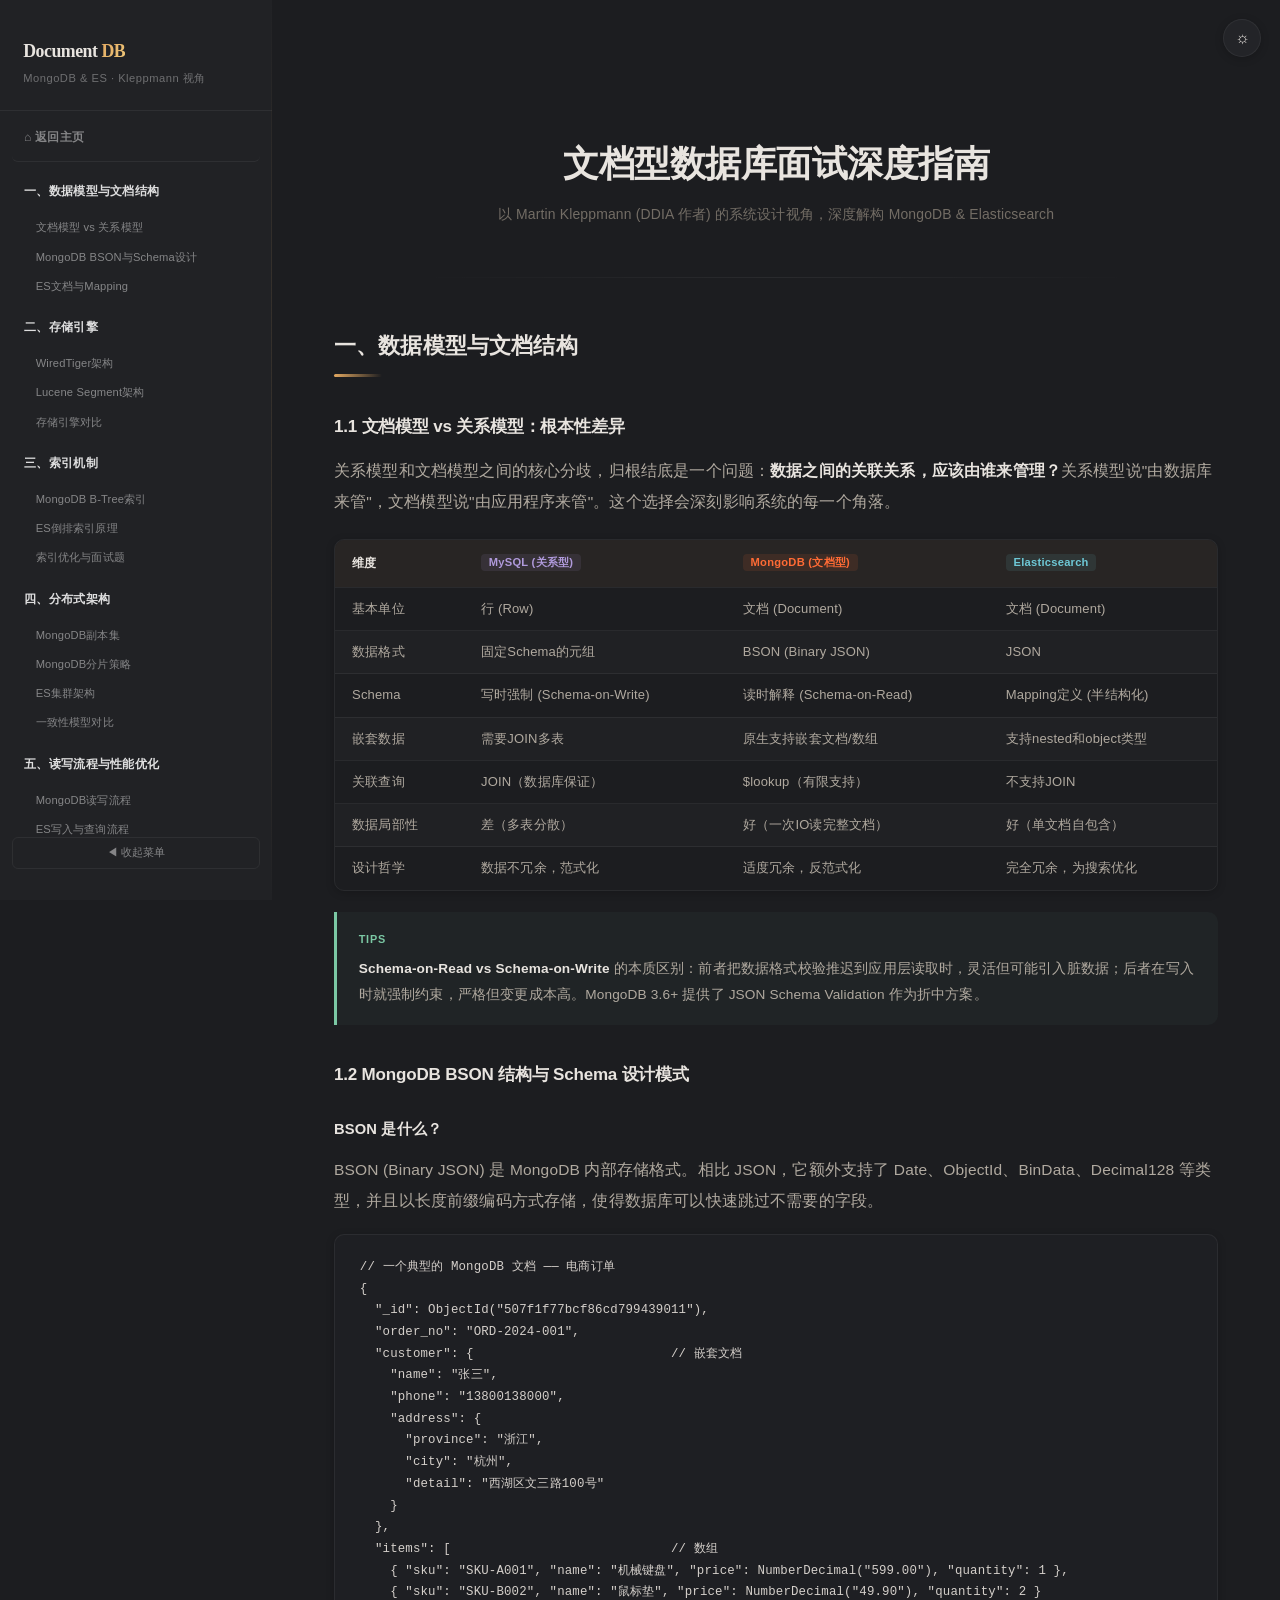
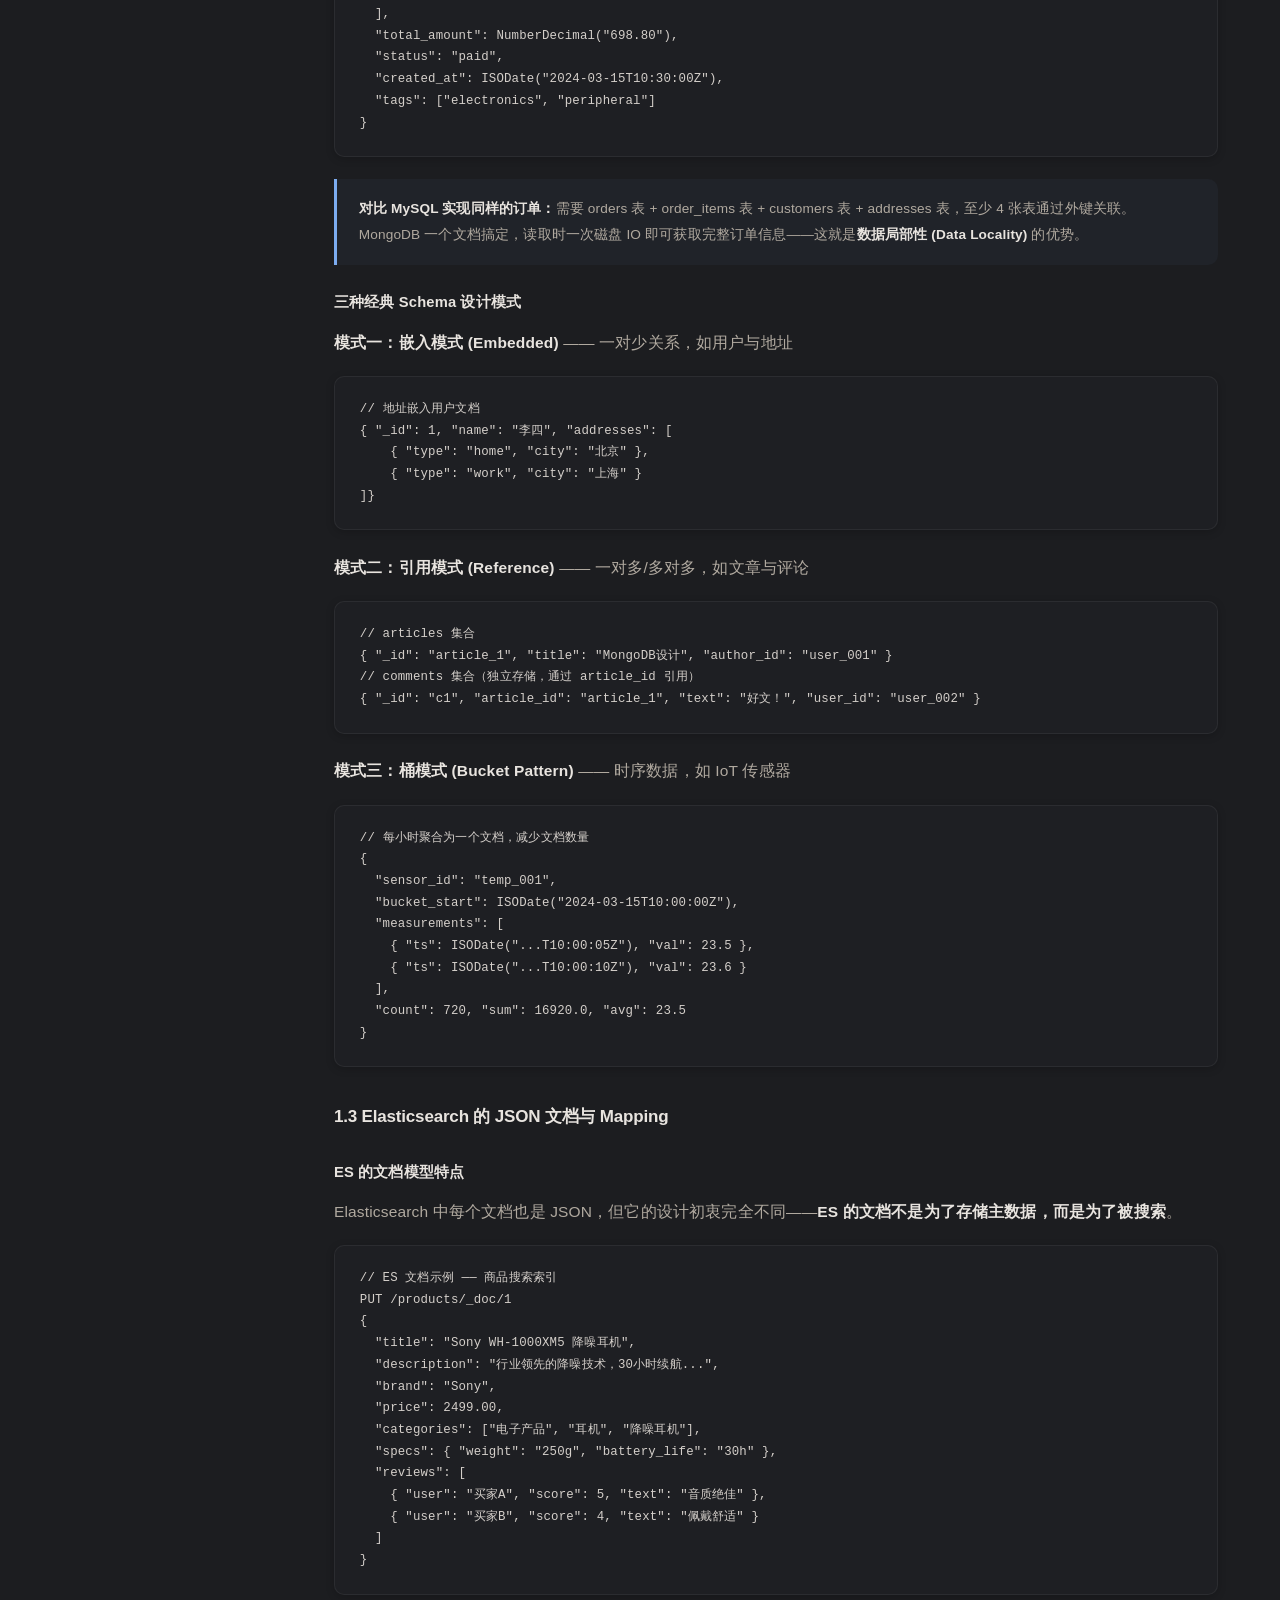
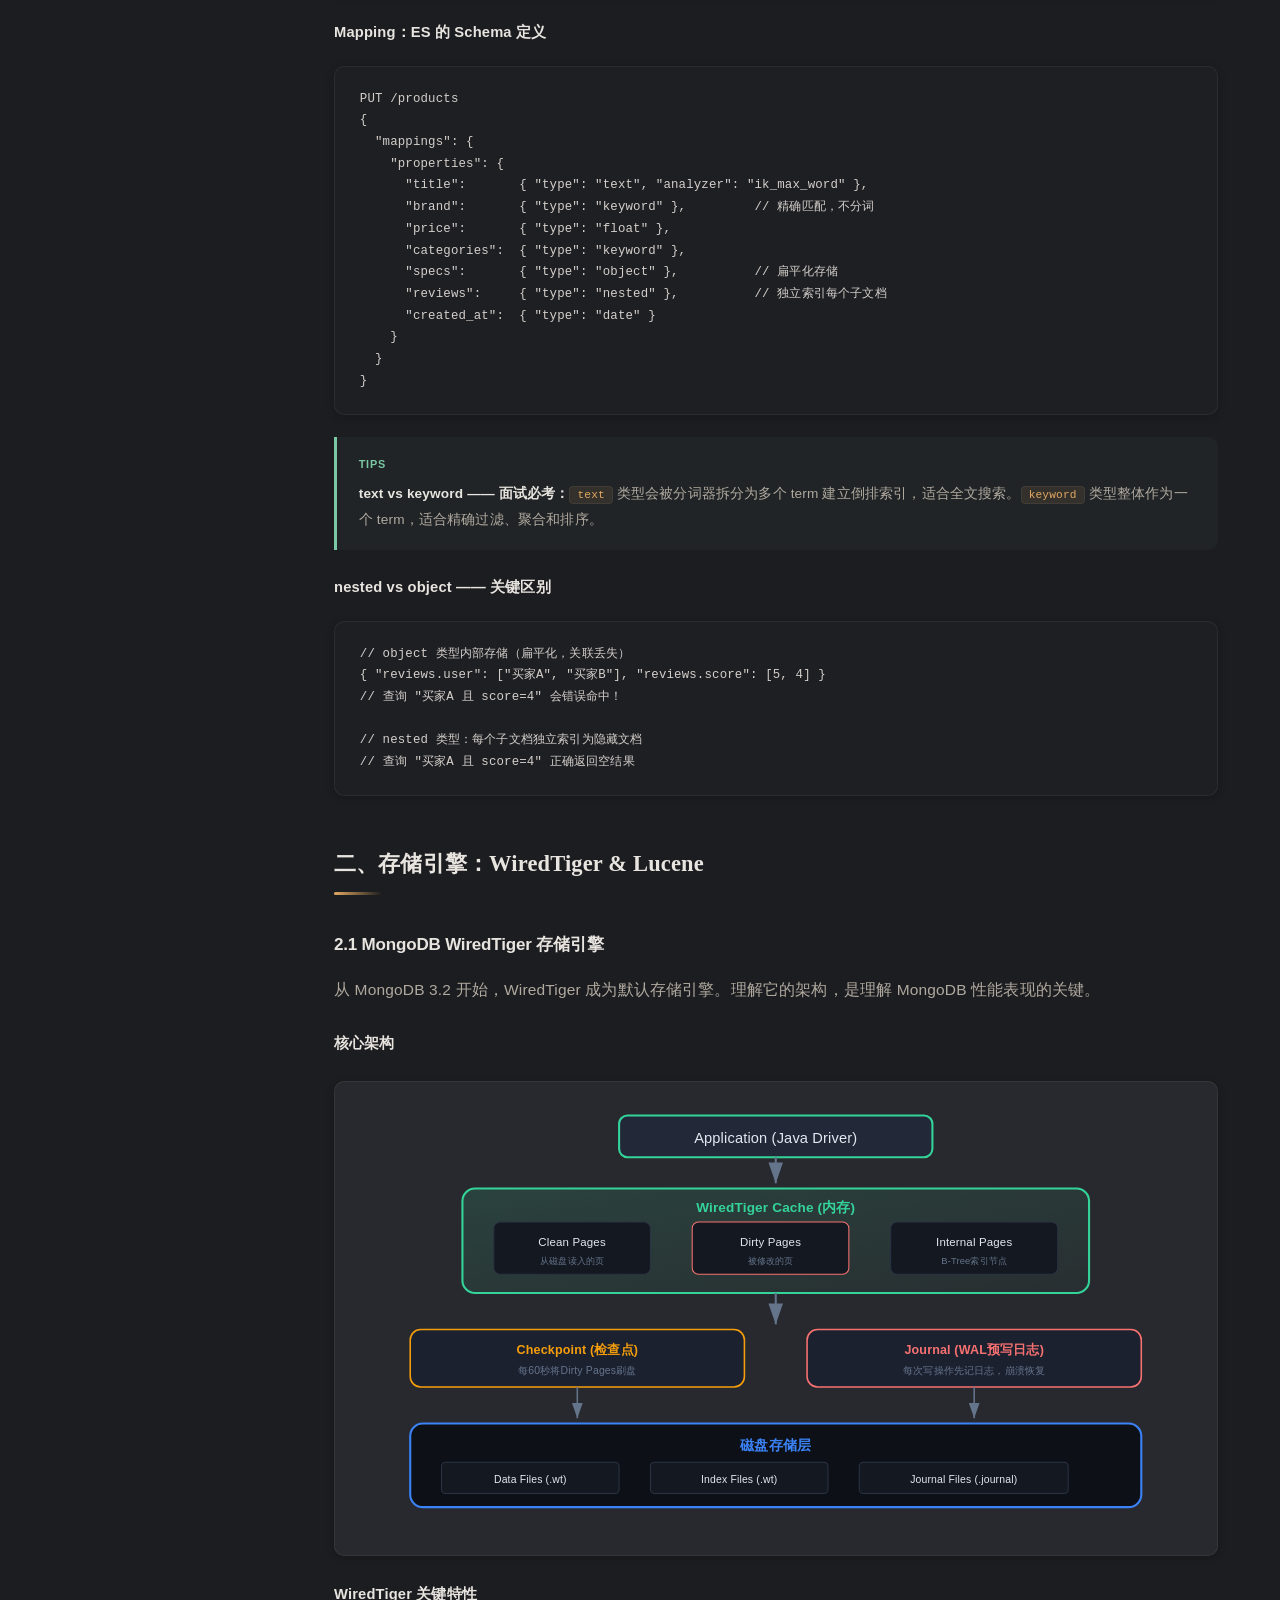
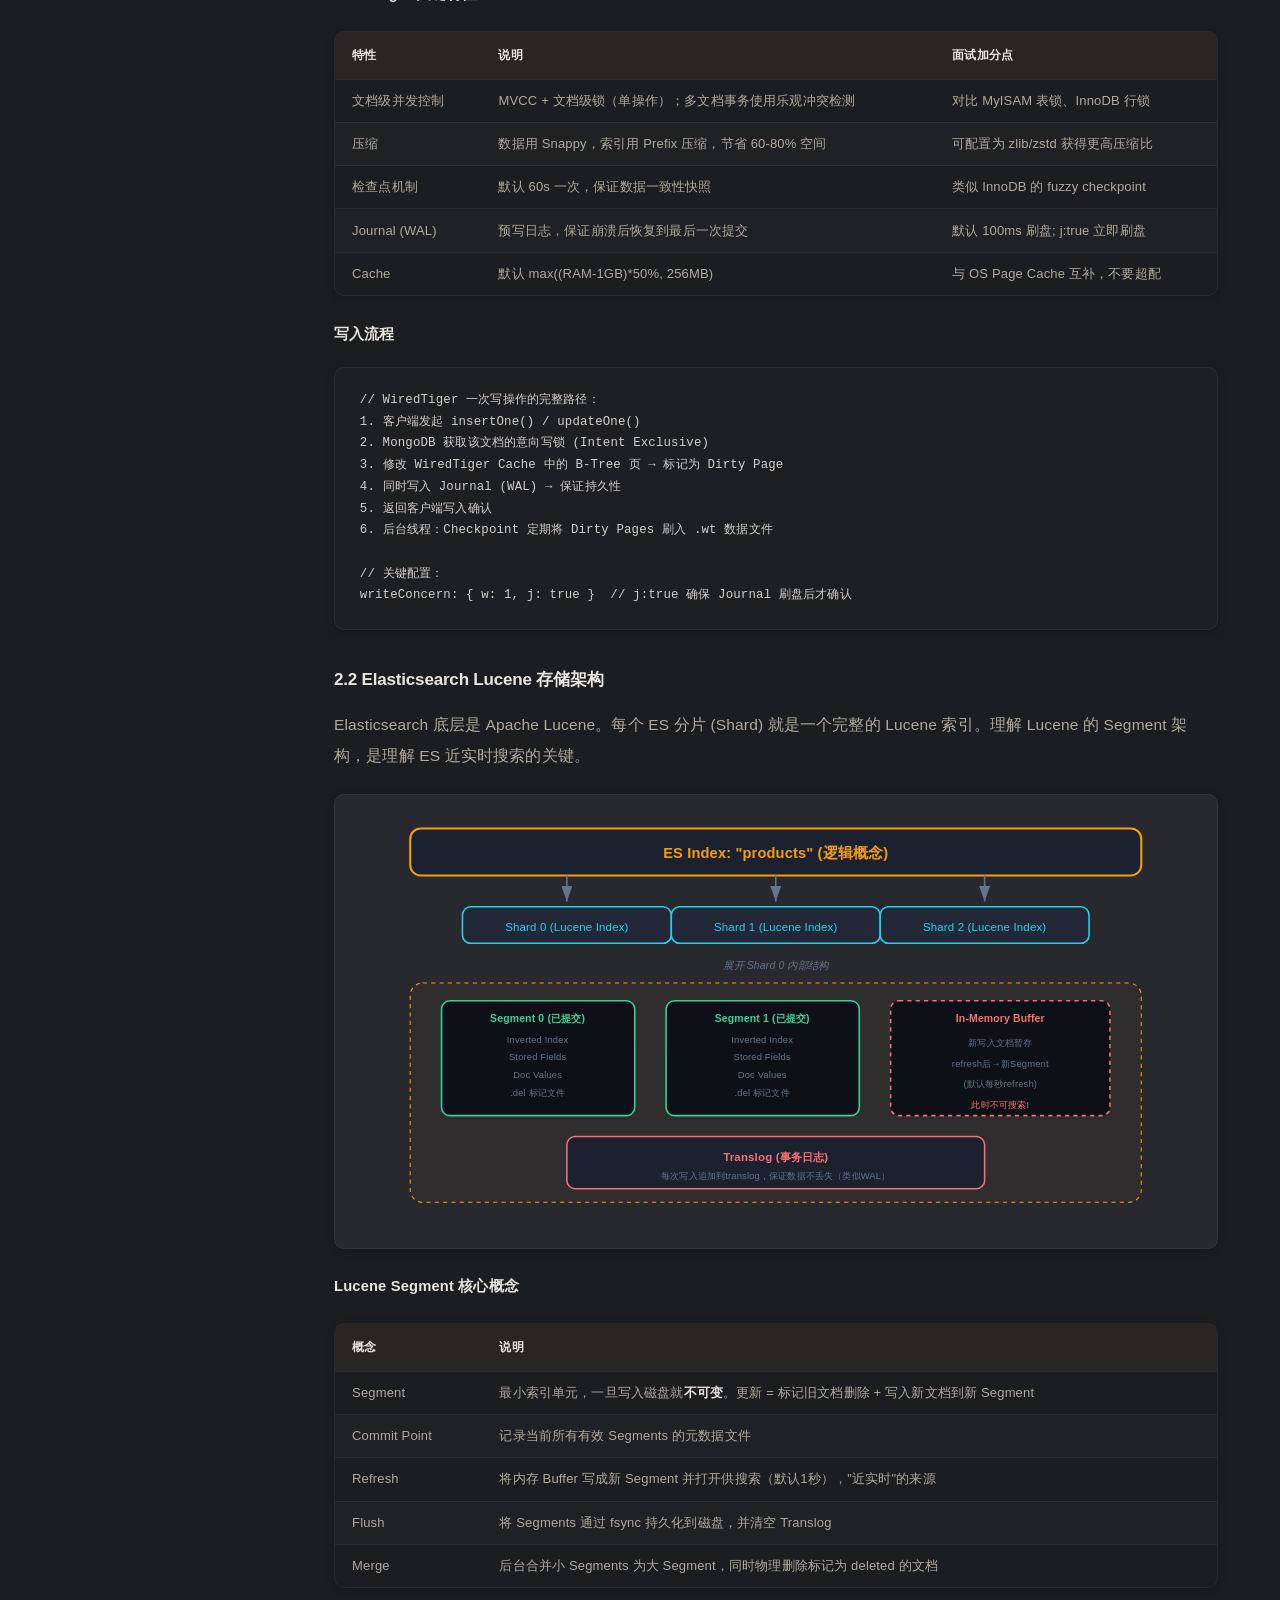
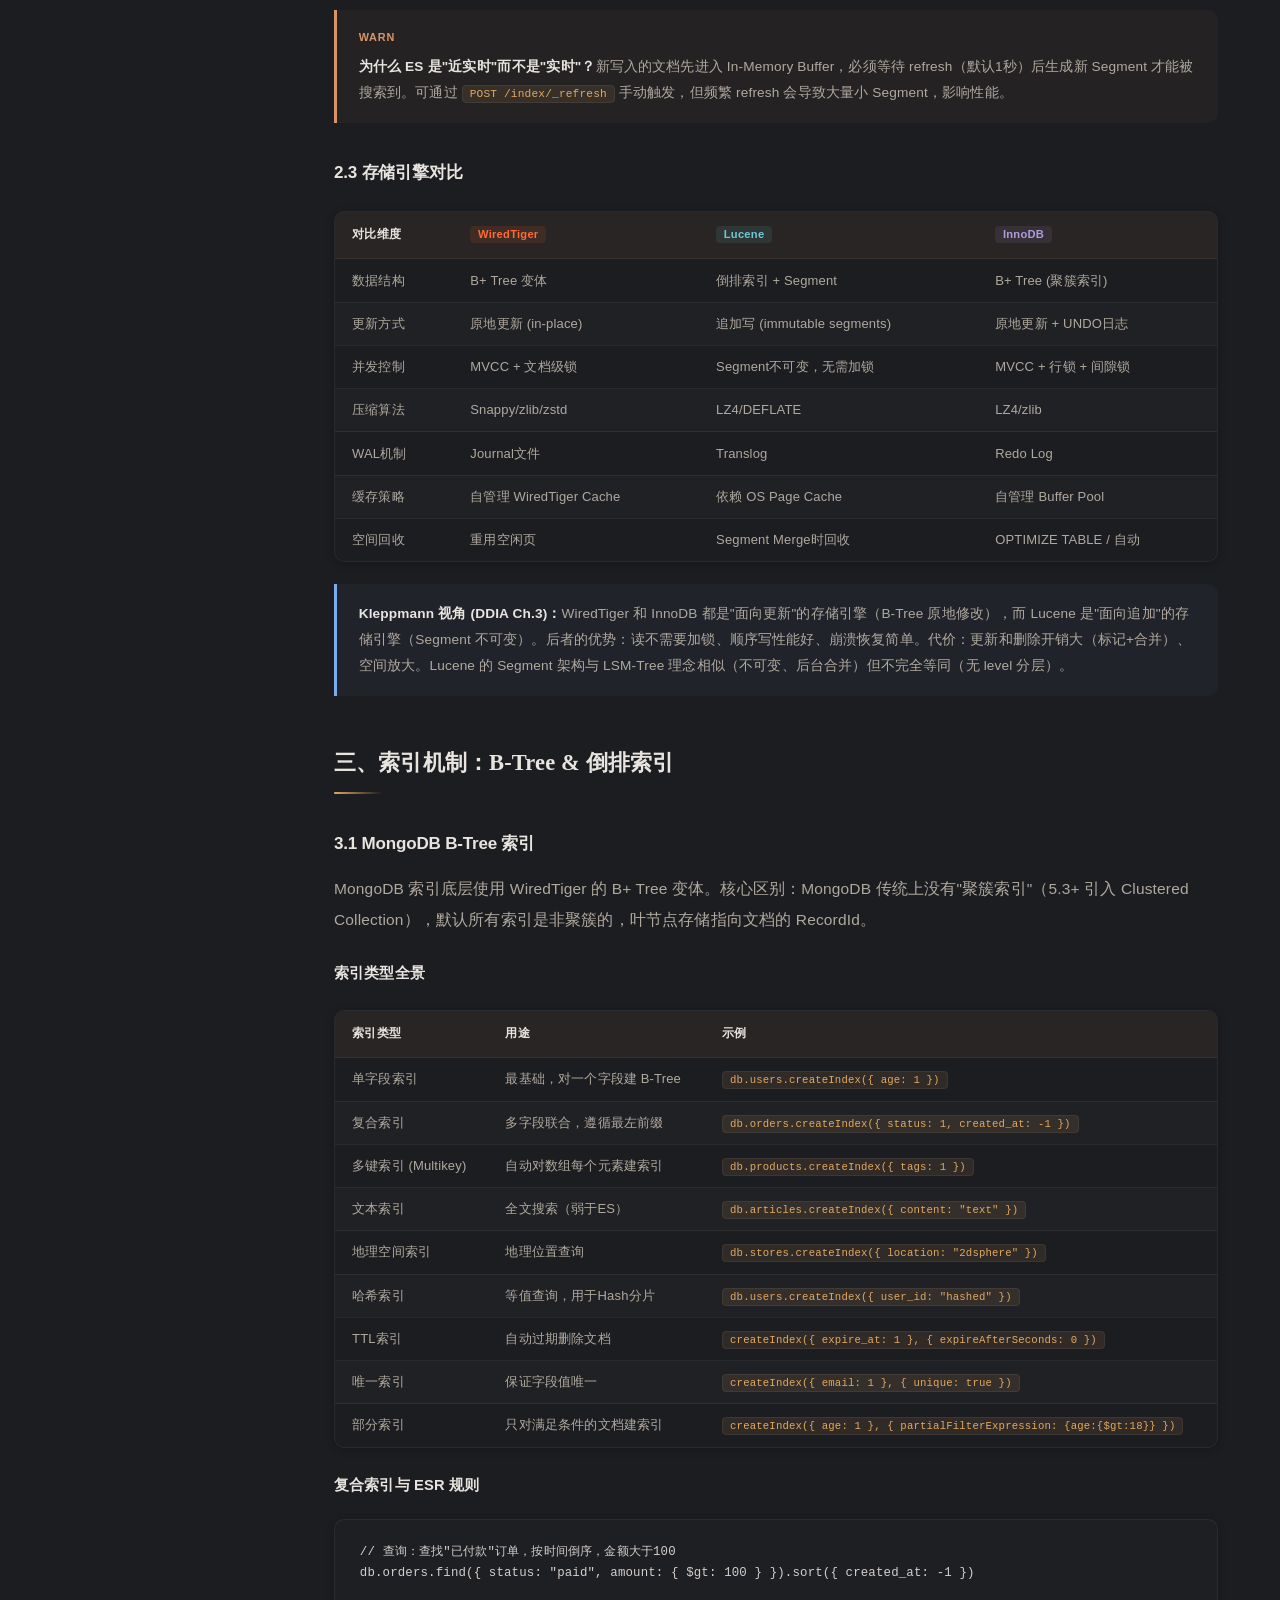
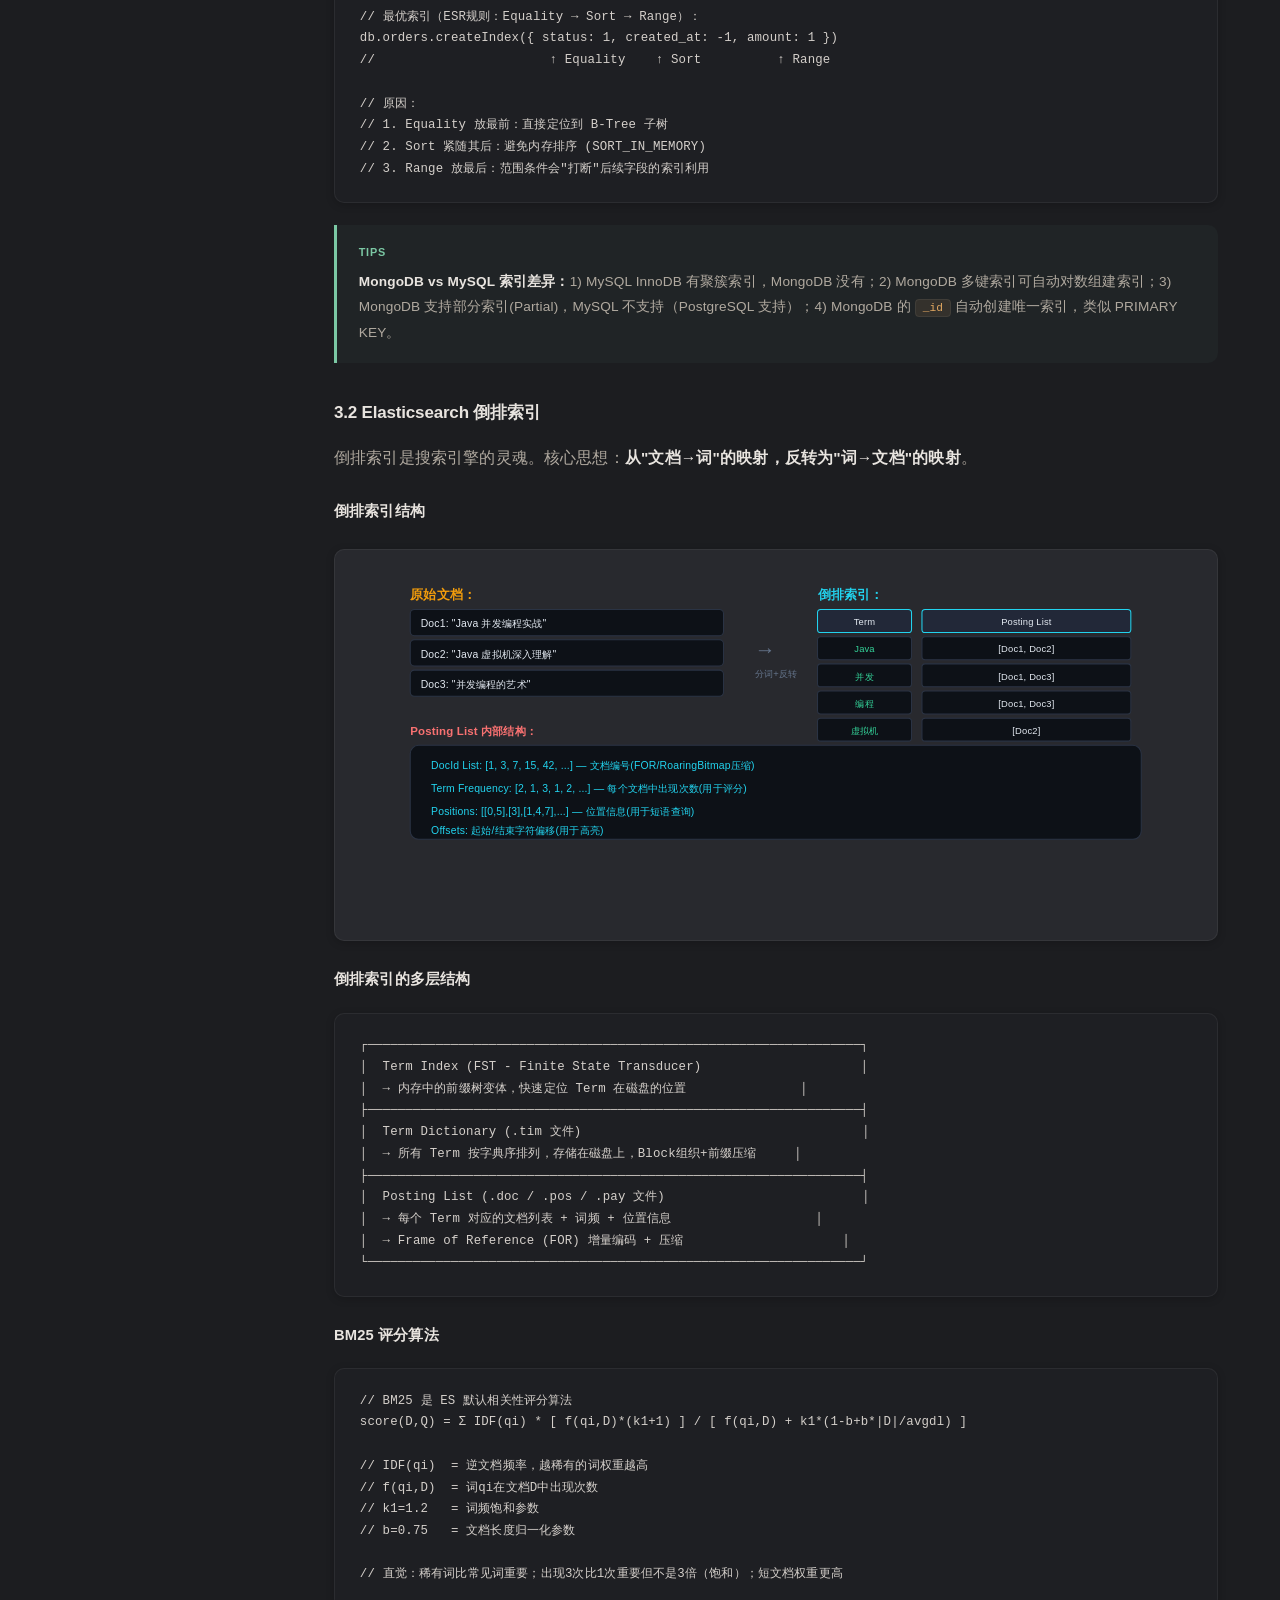
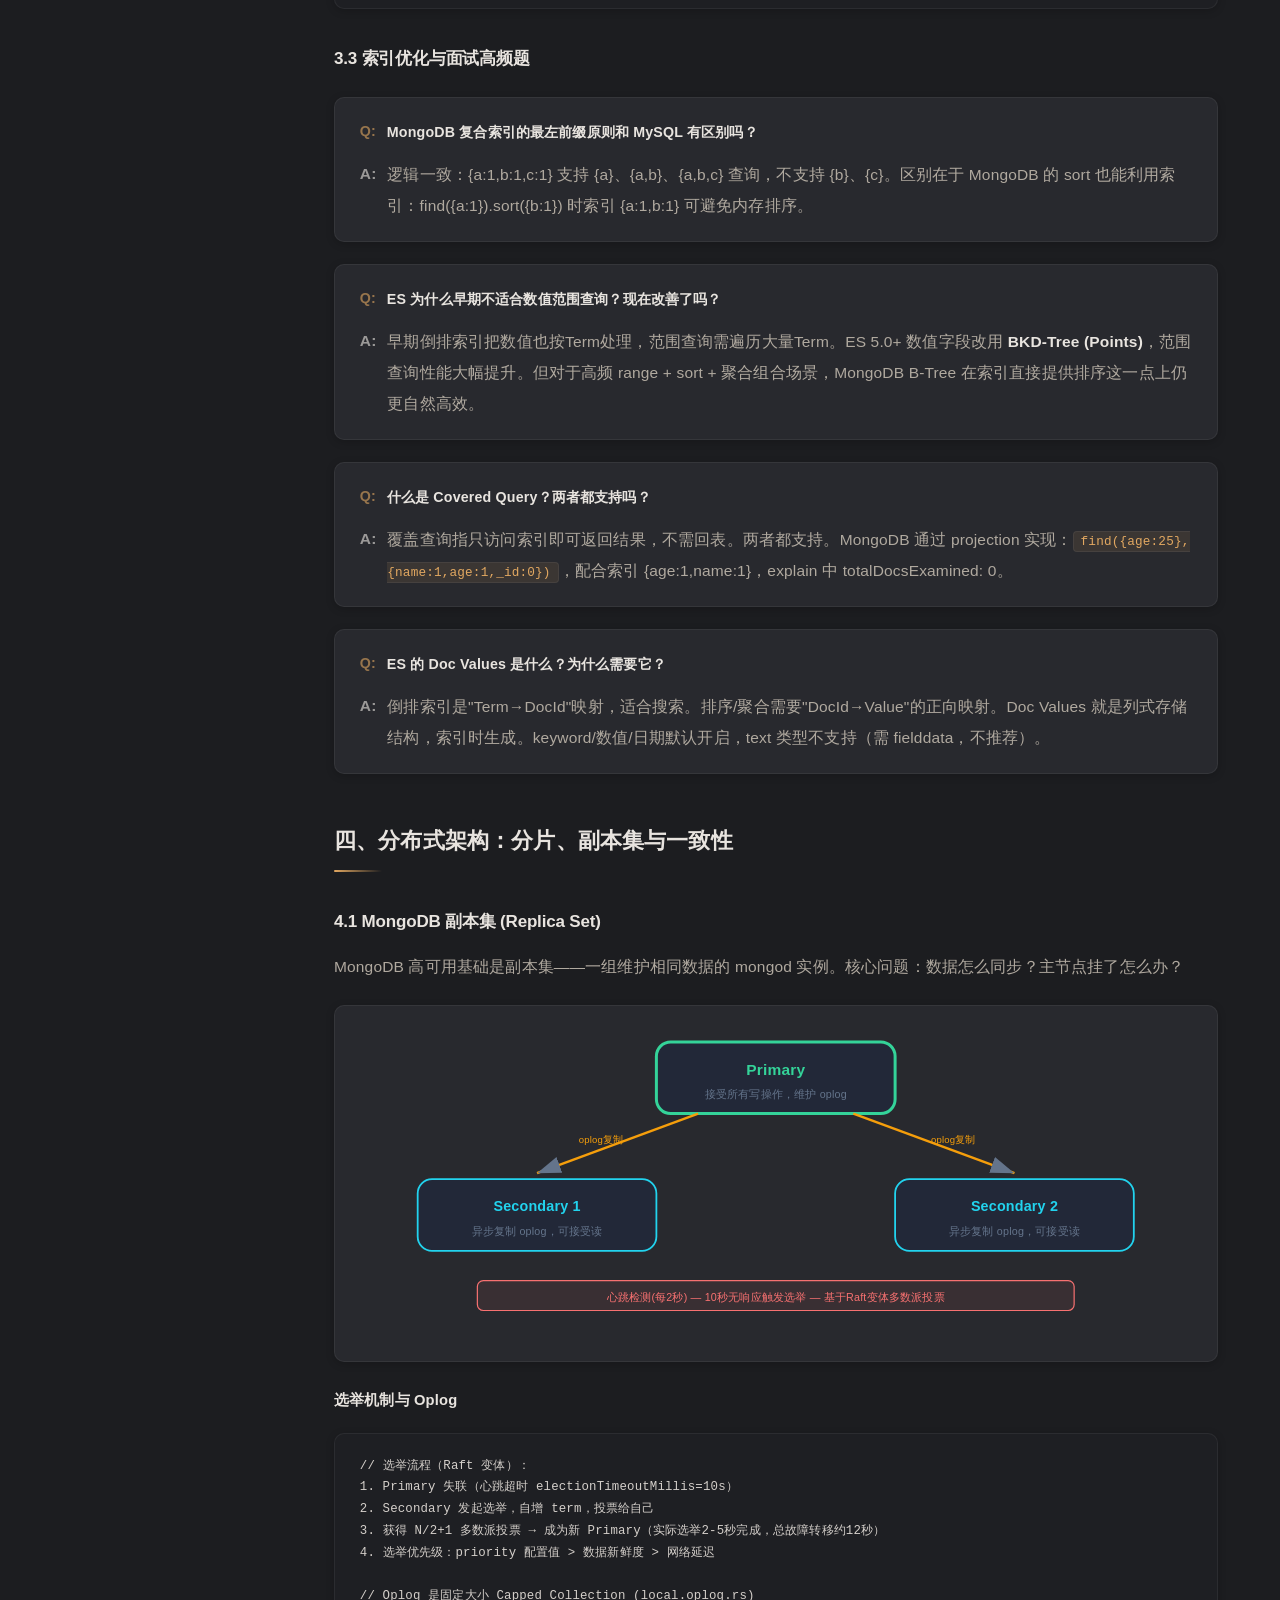
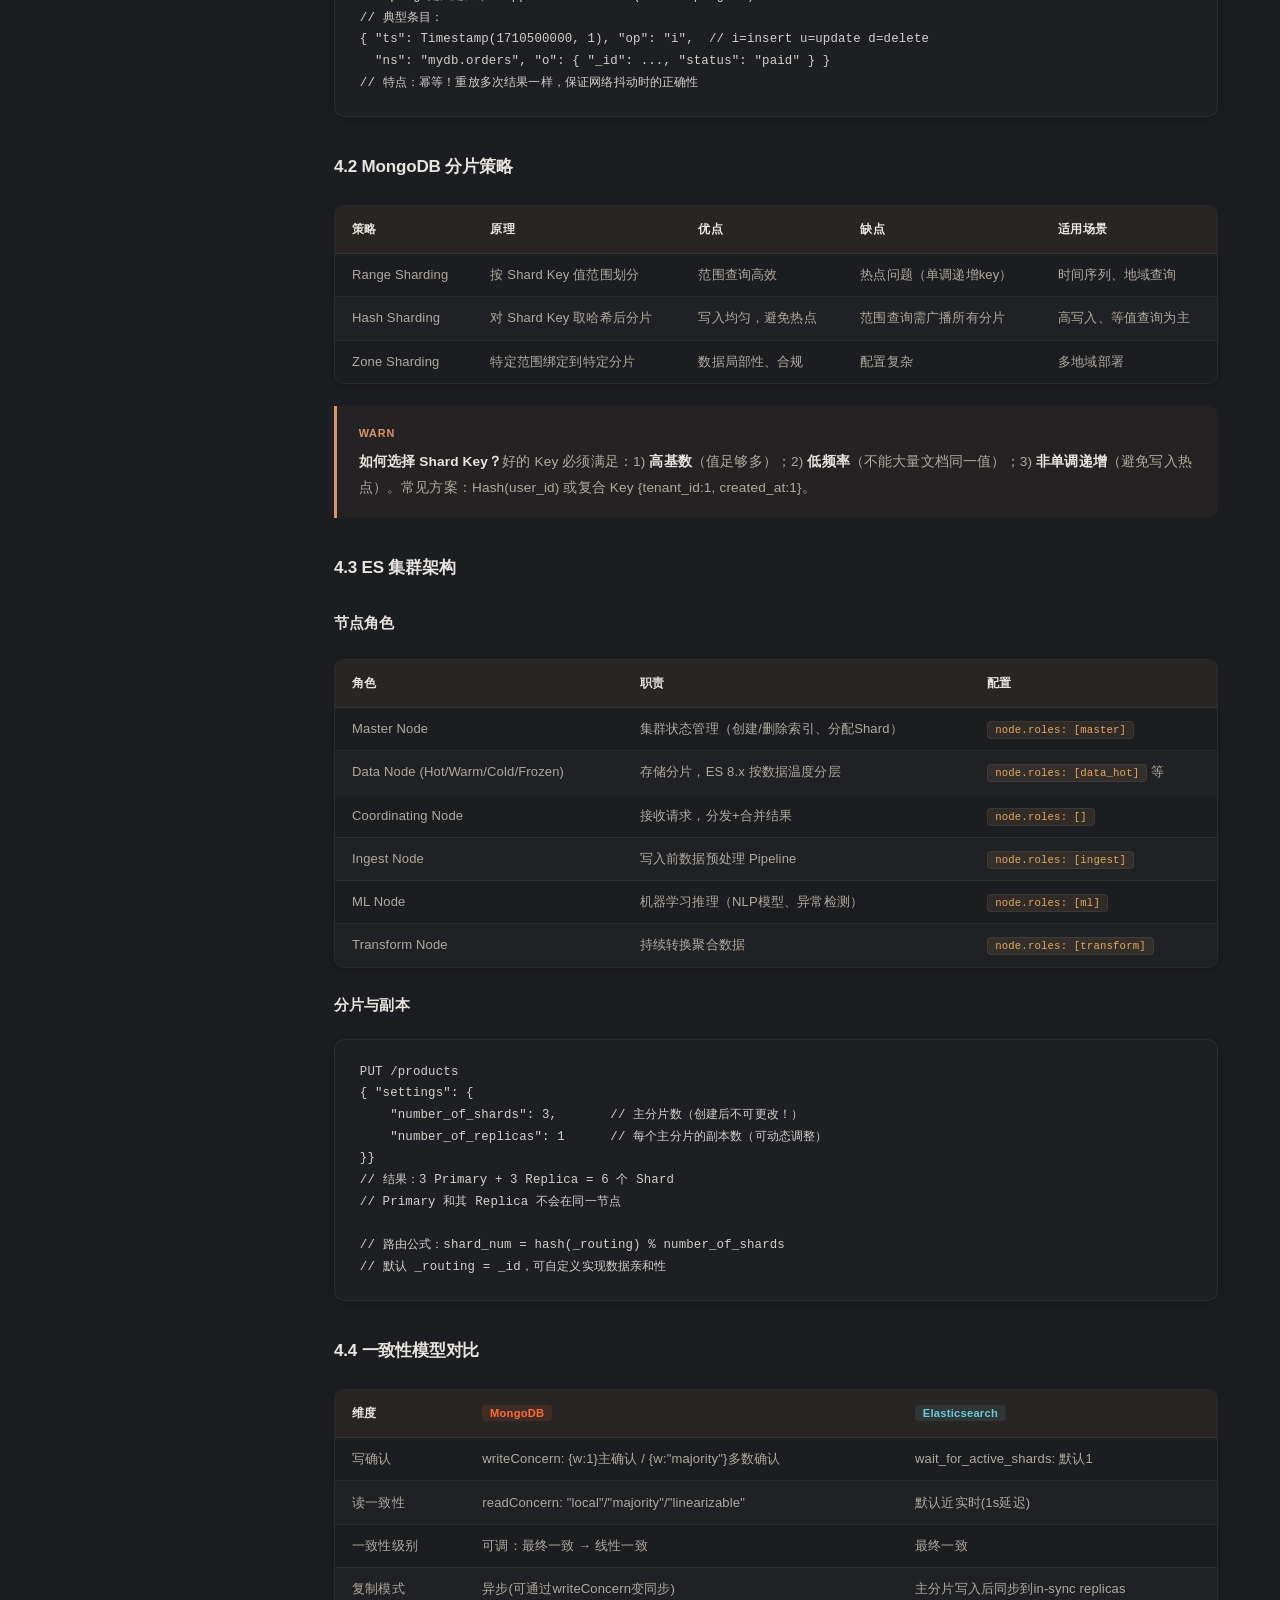
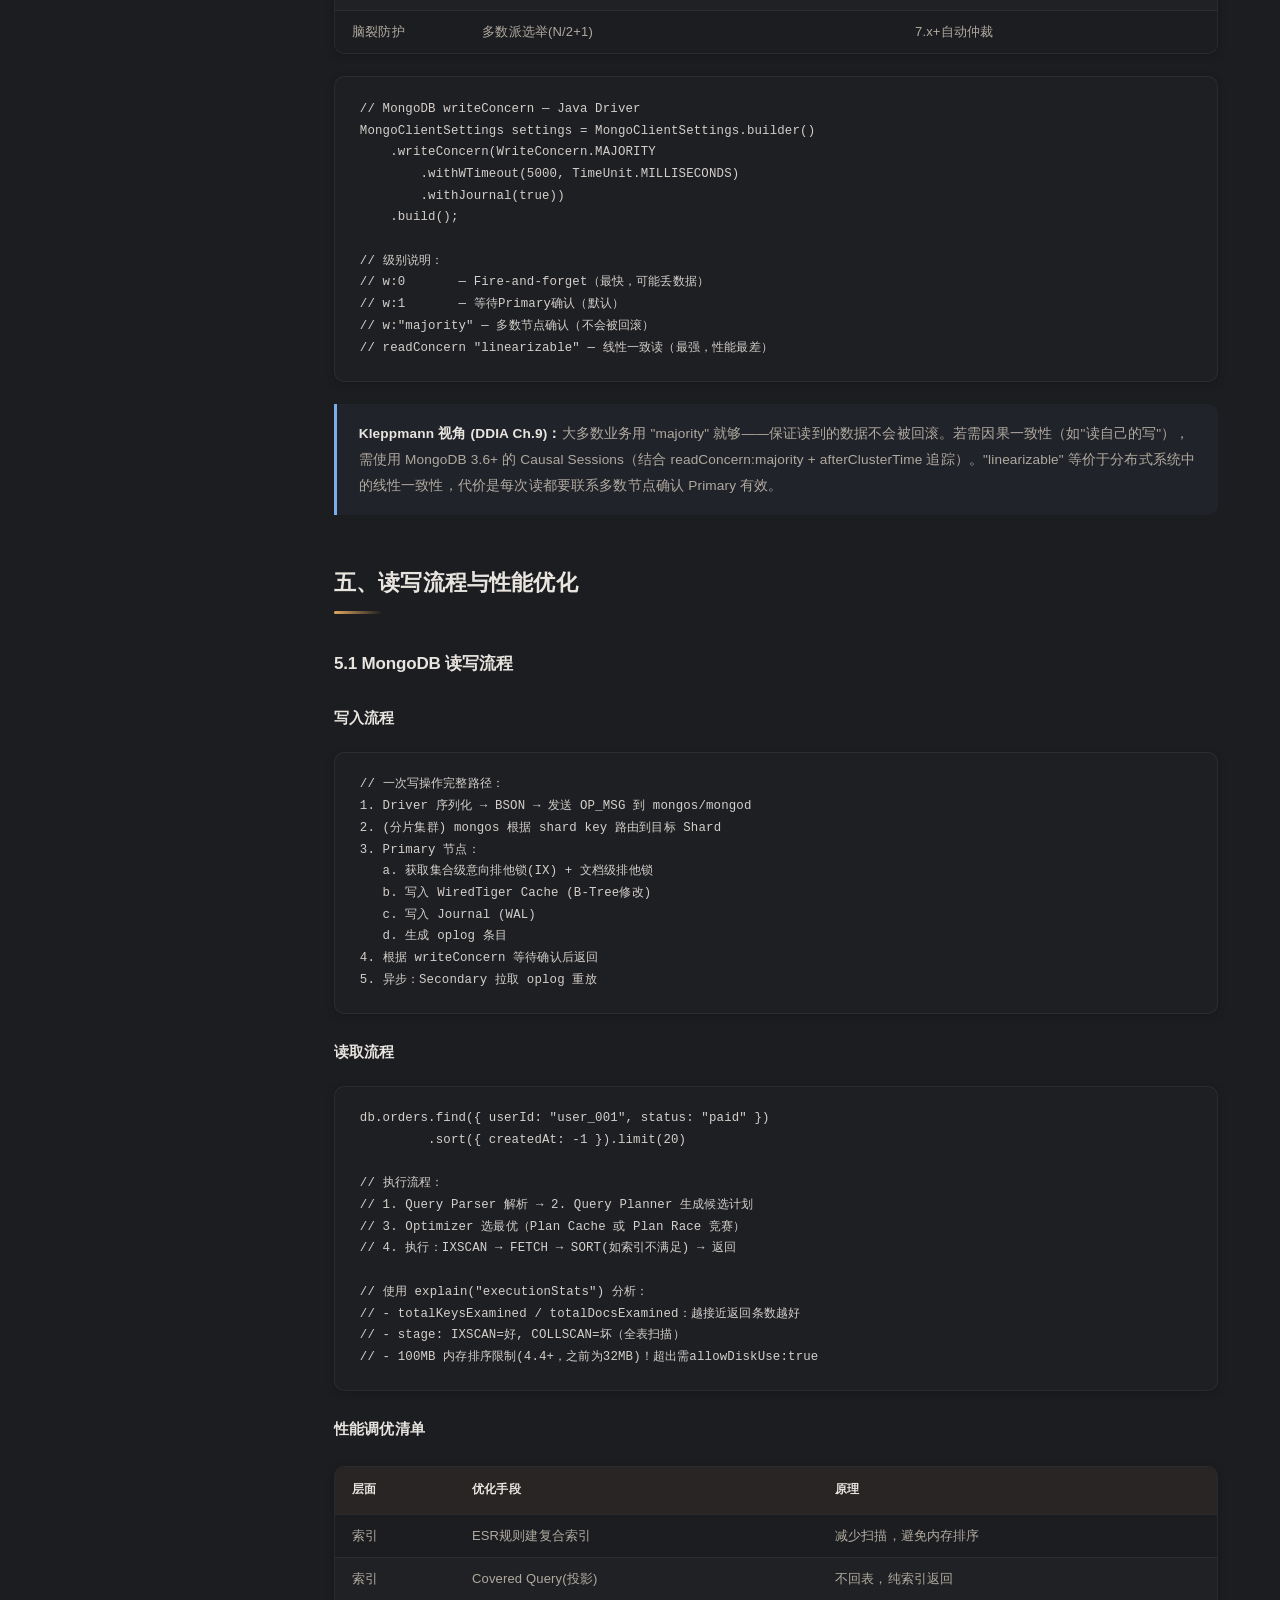
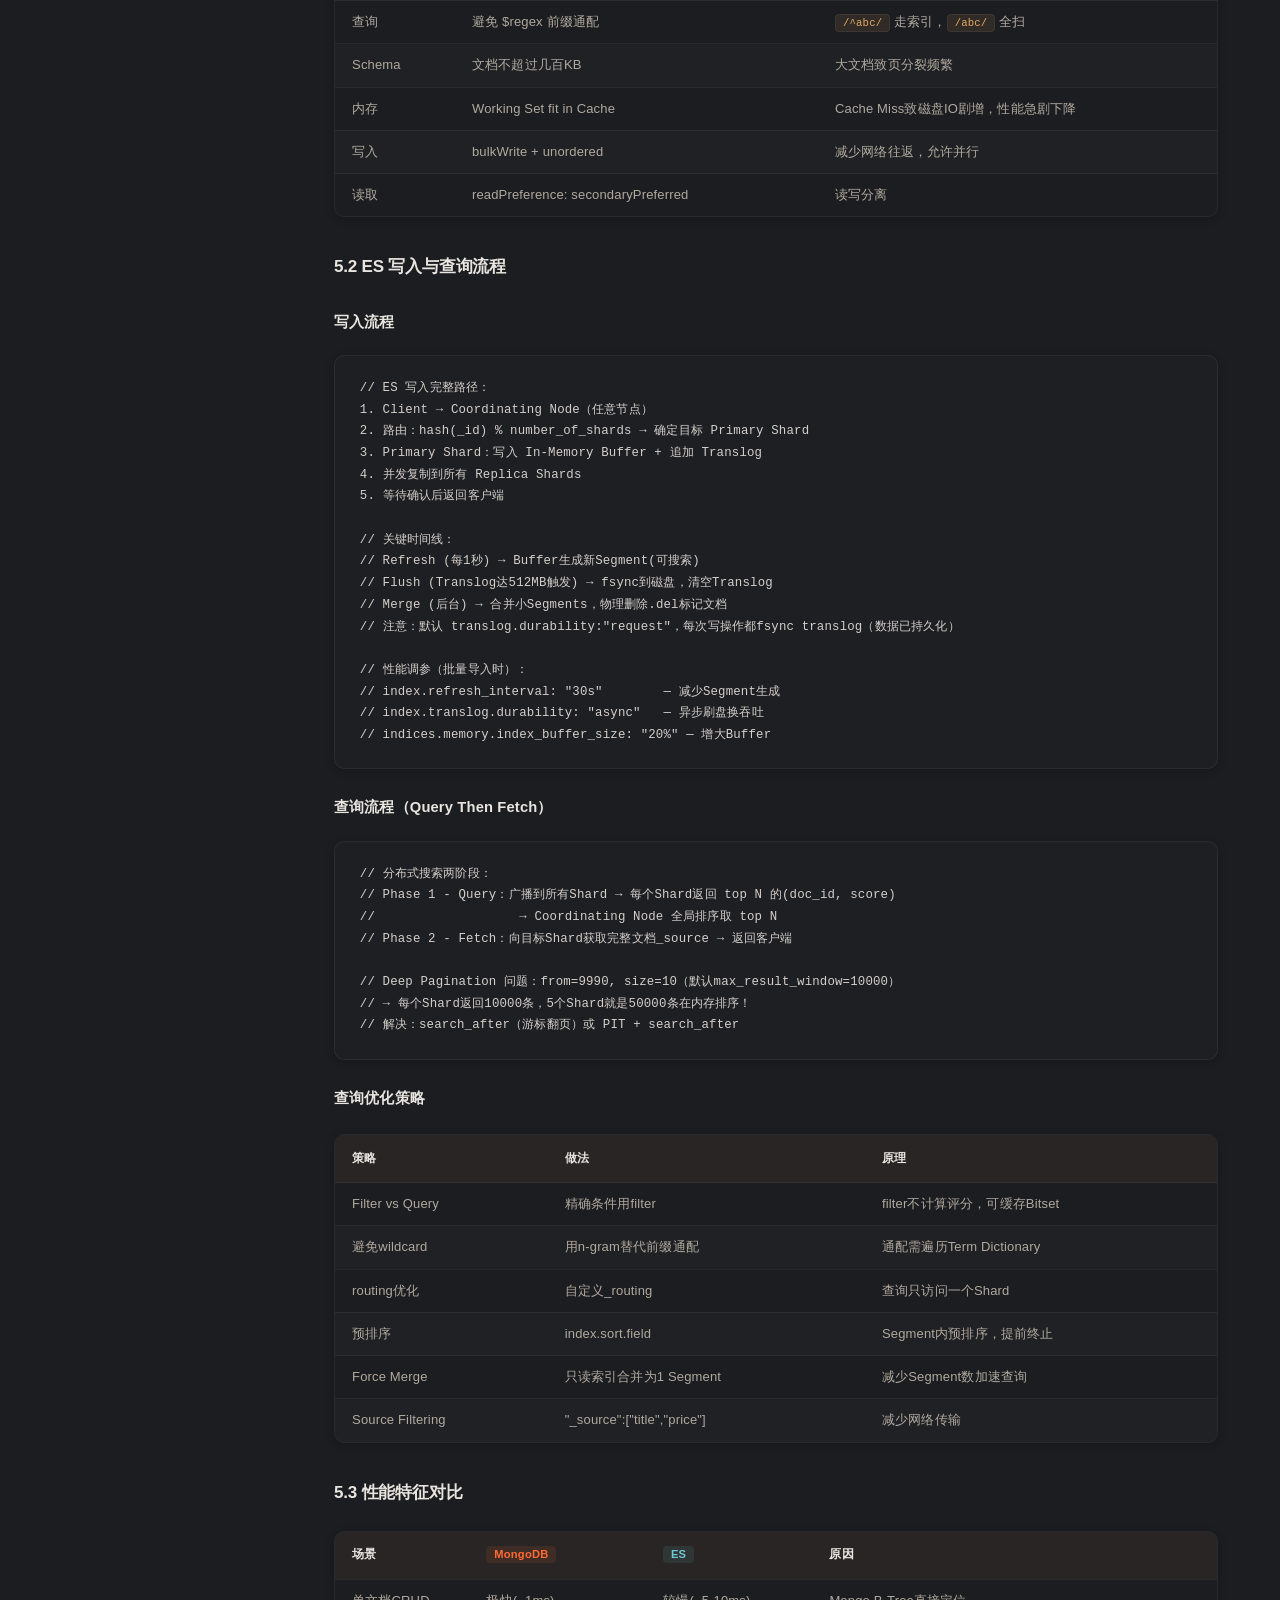
<file: document-db-interview.html>
<!DOCTYPE html>
<html lang="zh-CN" data-theme="dark">
<head>
<meta charset="UTF-8">
<meta name="viewport" content="width=device-width, initial-scale=1.0, viewport-fit=cover">
<title>文档型数据库 · 面试深度指南 — Kleppmann视角</title>
<link rel="stylesheet" href="./shared/style.css">
</head>
<body>
<div class="reading-progress"></div>
<button class="theme-toggle" aria-label="切换主题">&#9788;</button>
<button class="mobile-menu-btn" aria-label="菜单">&#9776;</button>
<div class="font-size-control">
  <button class="font-size-btn" data-action="smaller" aria-label="缩小字号">A-</button>
  <button class="font-size-btn" data-action="larger" aria-label="放大字号">A+</button>
</div>
<div class="sidebar-overlay"></div>

<div class="page-wrapper">

<aside class="sidebar">
  <div class="sidebar-header">
    <div class="sidebar-logo">Document <span class="accent">DB</span></div>
    <div class="sidebar-subtitle">MongoDB &amp; ES · Kleppmann 视角</div>
  </div>
  <nav class="sidebar-nav">
    <a href="./index.html" class="nav-home-link">&#8962; 返回主页</a>
    <div class="nav-group">
      <a href="#ch1" class="nav-group-title">一、数据模型与文档结构</a>
      <div class="nav-items">
        <a href="#ch1-1">文档模型 vs 关系模型</a>
        <a href="#ch1-2">MongoDB BSON与Schema设计</a>
        <a href="#ch1-3">ES文档与Mapping</a>
      </div>
    </div>
    <div class="nav-group">
      <a href="#ch2" class="nav-group-title">二、存储引擎</a>
      <div class="nav-items">
        <a href="#ch2-1">WiredTiger架构</a>
        <a href="#ch2-2">Lucene Segment架构</a>
        <a href="#ch2-3">存储引擎对比</a>
      </div>
    </div>
    <div class="nav-group">
      <a href="#ch3" class="nav-group-title">三、索引机制</a>
      <div class="nav-items">
        <a href="#ch3-1">MongoDB B-Tree索引</a>
        <a href="#ch3-2">ES倒排索引原理</a>
        <a href="#ch3-3">索引优化与面试题</a>
      </div>
    </div>
    <div class="nav-group">
      <a href="#ch4" class="nav-group-title">四、分布式架构</a>
      <div class="nav-items">
        <a href="#ch4-1">MongoDB副本集</a>
        <a href="#ch4-2">MongoDB分片策略</a>
        <a href="#ch4-3">ES集群架构</a>
        <a href="#ch4-4">一致性模型对比</a>
      </div>
    </div>
    <div class="nav-group">
      <a href="#ch5" class="nav-group-title">五、读写流程与性能优化</a>
      <div class="nav-items">
        <a href="#ch5-1">MongoDB读写流程</a>
        <a href="#ch5-2">ES写入与查询流程</a>
        <a href="#ch5-3">性能特征对比</a>
      </div>
    </div>
    <div class="nav-group">
      <a href="#ch6" class="nav-group-title">六、事务与一致性保证</a>
      <div class="nav-items">
        <a href="#ch6-1">MongoDB多文档事务</a>
        <a href="#ch6-2">ES乐观并发控制</a>
        <a href="#ch6-3">ACID对比</a>
      </div>
    </div>
    <div class="nav-group">
      <a href="#ch7" class="nav-group-title">七、场景对比与选型</a>
      <div class="nav-items">
        <a href="#ch7-1">选型决策树</a>
        <a href="#ch7-2">典型架构方案</a>
        <a href="#ch7-3">面试高频问题</a>
      </div>
    </div>
    <div class="nav-group">
      <a href="#ch-new" class="nav-group-title">附：2026新特性</a>
      <div class="nav-items">
        <a href="#ch-new">向量搜索(kNN/Atlas)</a>
        <a href="#ch-new">MongoDB 7.0/8.0</a>
        <a href="#ch-new">ES 8.x变化</a>
      </div>
    </div>
  </nav>
</aside>

<main class="main-content">

<div class="page-hero">
  <h1>文档型数据库面试深度指南</h1>
  <p class="subtitle">以 Martin Kleppmann (DDIA 作者) 的系统设计视角，深度解构 MongoDB &amp; Elasticsearch</p>
</div>

<!-- ==================== 第一章 ==================== -->
<section id="ch1">
<h2>一、数据模型与文档结构</h2>

<div id="ch1-1">
<h3>1.1 文档模型 vs 关系模型：根本性差异</h3>

<p>关系模型和文档模型之间的核心分歧，归根结底是一个问题：<strong>数据之间的关联关系，应该由谁来管理？</strong>关系模型说"由数据库来管"，文档模型说"由应用程序来管"。这个选择会深刻影响系统的每一个角落。</p>

<div class="table-wrapper">
<table>
<thead>
<tr><th>维度</th><th><span class="tag-pulsar">MySQL (关系型)</span></th><th><span class="tag-kafka">MongoDB (文档型)</span></th><th><span class="tag-rocketmq">Elasticsearch</span></th></tr>
</thead>
<tbody>
<tr><td>基本单位</td><td>行 (Row)</td><td>文档 (Document)</td><td>文档 (Document)</td></tr>
<tr><td>数据格式</td><td>固定Schema的元组</td><td>BSON (Binary JSON)</td><td>JSON</td></tr>
<tr><td>Schema</td><td>写时强制 (Schema-on-Write)</td><td>读时解释 (Schema-on-Read)</td><td>Mapping定义 (半结构化)</td></tr>
<tr><td>嵌套数据</td><td>需要JOIN多表</td><td>原生支持嵌套文档/数组</td><td>支持nested和object类型</td></tr>
<tr><td>关联查询</td><td>JOIN（数据库保证）</td><td>$lookup（有限支持）</td><td>不支持JOIN</td></tr>
<tr><td>数据局部性</td><td>差（多表分散）</td><td>好（一次IO读完整文档）</td><td>好（单文档自包含）</td></tr>
<tr><td>设计哲学</td><td>数据不冗余，范式化</td><td>适度冗余，反范式化</td><td>完全冗余，为搜索优化</td></tr>
</tbody>
</table>
</div>

<div class="callout tip">
<p><strong>Schema-on-Read vs Schema-on-Write</strong> 的本质区别：前者把数据格式校验推迟到应用层读取时，灵活但可能引入脏数据；后者在写入时就强制约束，严格但变更成本高。MongoDB 3.6+ 提供了 JSON Schema Validation 作为折中方案。</p>
</div>
</div>

<div id="ch1-2">
<h3>1.2 MongoDB BSON 结构与 Schema 设计模式</h3>

<h4>BSON 是什么？</h4>
<p>BSON (Binary JSON) 是 MongoDB 内部存储格式。相比 JSON，它额外支持了 Date、ObjectId、BinData、Decimal128 等类型，并且以长度前缀编码方式存储，使得数据库可以快速跳过不需要的字段。</p>

<pre><code>// 一个典型的 MongoDB 文档 —— 电商订单
{
  "_id": ObjectId("507f1f77bcf86cd799439011"),
  "order_no": "ORD-2024-001",
  "customer": {                          // 嵌套文档
    "name": "张三",
    "phone": "13800138000",
    "address": {
      "province": "浙江",
      "city": "杭州",
      "detail": "西湖区文三路100号"
    }
  },
  "items": [                             // 数组
    { "sku": "SKU-A001", "name": "机械键盘", "price": NumberDecimal("599.00"), "quantity": 1 },
    { "sku": "SKU-B002", "name": "鼠标垫", "price": NumberDecimal("49.90"), "quantity": 2 }
  ],
  "total_amount": NumberDecimal("698.80"),
  "status": "paid",
  "created_at": ISODate("2024-03-15T10:30:00Z"),
  "tags": ["electronics", "peripheral"]
}</code></pre>

<div class="callout antirez">
<p><strong>对比 MySQL 实现同样的订单：</strong>需要 orders 表 + order_items 表 + customers 表 + addresses 表，至少 4 张表通过外键关联。MongoDB 一个文档搞定，读取时一次磁盘 IO 即可获取完整订单信息——这就是<strong>数据局部性 (Data Locality)</strong> 的优势。</p>
</div>

<h4>三种经典 Schema 设计模式</h4>

<p><strong>模式一：嵌入模式 (Embedded)</strong> —— 一对少关系，如用户与地址</p>
<pre><code>// 地址嵌入用户文档
{ "_id": 1, "name": "李四", "addresses": [
    { "type": "home", "city": "北京" },
    { "type": "work", "city": "上海" }
]}</code></pre>

<p><strong>模式二：引用模式 (Reference)</strong> —— 一对多/多对多，如文章与评论</p>
<pre><code>// articles 集合
{ "_id": "article_1", "title": "MongoDB设计", "author_id": "user_001" }
// comments 集合（独立存储，通过 article_id 引用）
{ "_id": "c1", "article_id": "article_1", "text": "好文！", "user_id": "user_002" }</code></pre>

<p><strong>模式三：桶模式 (Bucket Pattern)</strong> —— 时序数据，如 IoT 传感器</p>
<pre><code>// 每小时聚合为一个文档，减少文档数量
{
  "sensor_id": "temp_001",
  "bucket_start": ISODate("2024-03-15T10:00:00Z"),
  "measurements": [
    { "ts": ISODate("...T10:00:05Z"), "val": 23.5 },
    { "ts": ISODate("...T10:00:10Z"), "val": 23.6 }
  ],
  "count": 720, "sum": 16920.0, "avg": 23.5
}</code></pre>
</div>

<div id="ch1-3">
<h3>1.3 Elasticsearch 的 JSON 文档与 Mapping</h3>

<h4>ES 的文档模型特点</h4>
<p>Elasticsearch 中每个文档也是 JSON，但它的设计初衷完全不同——<strong>ES 的文档不是为了存储主数据，而是为了被搜索</strong>。</p>

<pre><code>// ES 文档示例 —— 商品搜索索引
PUT /products/_doc/1
{
  "title": "Sony WH-1000XM5 降噪耳机",
  "description": "行业领先的降噪技术，30小时续航...",
  "brand": "Sony",
  "price": 2499.00,
  "categories": ["电子产品", "耳机", "降噪耳机"],
  "specs": { "weight": "250g", "battery_life": "30h" },
  "reviews": [
    { "user": "买家A", "score": 5, "text": "音质绝佳" },
    { "user": "买家B", "score": 4, "text": "佩戴舒适" }
  ]
}</code></pre>

<h4>Mapping：ES 的 Schema 定义</h4>
<pre><code>PUT /products
{
  "mappings": {
    "properties": {
      "title":       { "type": "text", "analyzer": "ik_max_word" },
      "brand":       { "type": "keyword" },         // 精确匹配，不分词
      "price":       { "type": "float" },
      "categories":  { "type": "keyword" },
      "specs":       { "type": "object" },          // 扁平化存储
      "reviews":     { "type": "nested" },          // 独立索引每个子文档
      "created_at":  { "type": "date" }
    }
  }
}</code></pre>

<div class="callout tip">
<p><strong>text vs keyword —— 面试必考：</strong><code>text</code> 类型会被分词器拆分为多个 term 建立倒排索引，适合全文搜索。<code>keyword</code> 类型整体作为一个 term，适合精确过滤、聚合和排序。</p>
</div>

<h4>nested vs object —— 关键区别</h4>
<pre><code>// object 类型内部存储（扁平化，关联丢失）
{ "reviews.user": ["买家A", "买家B"], "reviews.score": [5, 4] }
// 查询 "买家A 且 score=4" 会错误命中！

// nested 类型：每个子文档独立索引为隐藏文档
// 查询 "买家A 且 score=4" 正确返回空结果</code></pre>
</div>

</section>

<!-- ==================== 第二章 ==================== -->
<section id="ch2">
<h2>二、存储引擎：WiredTiger &amp; Lucene</h2>

<div id="ch2-1">
<h3>2.1 MongoDB WiredTiger 存储引擎</h3>

<p>从 MongoDB 3.2 开始，WiredTiger 成为默认存储引擎。理解它的架构，是理解 MongoDB 性能表现的关键。</p>

<h4>核心架构</h4>
<div class="diagram">
<svg viewBox="0 0 800 400" xmlns="http://www.w3.org/2000/svg">
  <defs>
    <linearGradient id="wt-grad" x1="0%" y1="0%" x2="100%" y2="100%">
      <stop offset="0%" style="stop-color:#34d399;stop-opacity:0.15"/>
      <stop offset="100%" style="stop-color:#34d399;stop-opacity:0.03"/>
    </linearGradient>
  </defs>
  <rect x="250" y="10" width="300" height="40" rx="8" fill="#222838" stroke="#34d399" stroke-width="2"/>
  <text x="400" y="36" text-anchor="middle" fill="#e2e8f0" font-size="14" font-family="sans-serif">Application (Java Driver)</text>
  <line x1="400" y1="50" x2="400" y2="75" stroke="#64748b" stroke-width="2" marker-end="url(#arr)"/>
  <defs><marker id="arr" markerWidth="10" markerHeight="7" refX="10" refY="3.5" orient="auto"><polygon points="0 0, 10 3.5, 0 7" fill="#64748b"/></marker></defs>
  <rect x="100" y="80" width="600" height="100" rx="12" fill="url(#wt-grad)" stroke="#34d399" stroke-width="2"/>
  <text x="400" y="102" text-anchor="middle" fill="#34d399" font-size="13" font-weight="bold" font-family="sans-serif">WiredTiger Cache (内存)</text>
  <rect x="130" y="112" width="150" height="50" rx="6" fill="#141820" stroke="#2a3344"/>
  <text x="205" y="135" text-anchor="middle" fill="#e2e8f0" font-size="11" font-family="sans-serif">Clean Pages</text>
  <text x="205" y="152" text-anchor="middle" fill="#64748b" font-size="9" font-family="sans-serif">从磁盘读入的页</text>
  <rect x="320" y="112" width="150" height="50" rx="6" fill="#141820" stroke="#f87171"/>
  <text x="395" y="135" text-anchor="middle" fill="#e2e8f0" font-size="11" font-family="sans-serif">Dirty Pages</text>
  <text x="395" y="152" text-anchor="middle" fill="#64748b" font-size="9" font-family="sans-serif">被修改的页</text>
  <rect x="510" y="112" width="160" height="50" rx="6" fill="#141820" stroke="#2a3344"/>
  <text x="590" y="135" text-anchor="middle" fill="#e2e8f0" font-size="11" font-family="sans-serif">Internal Pages</text>
  <text x="590" y="152" text-anchor="middle" fill="#64748b" font-size="9" font-family="sans-serif">B-Tree索引节点</text>
  <line x1="400" y1="180" x2="400" y2="210" stroke="#64748b" stroke-width="2" marker-end="url(#arr)"/>
  <rect x="50" y="215" width="320" height="55" rx="10" fill="#1c2130" stroke="#f59e0b" stroke-width="1.5"/>
  <text x="210" y="238" text-anchor="middle" fill="#f59e0b" font-size="12" font-weight="bold" font-family="sans-serif">Checkpoint (检查点)</text>
  <text x="210" y="258" text-anchor="middle" fill="#64748b" font-size="10" font-family="sans-serif">每60秒将Dirty Pages刷盘</text>
  <rect x="430" y="215" width="320" height="55" rx="10" fill="#1c2130" stroke="#f87171" stroke-width="1.5"/>
  <text x="590" y="238" text-anchor="middle" fill="#f87171" font-size="12" font-weight="bold" font-family="sans-serif">Journal (WAL预写日志)</text>
  <text x="590" y="258" text-anchor="middle" fill="#64748b" font-size="10" font-family="sans-serif">每次写操作先记日志，崩溃恢复</text>
  <line x1="210" y1="270" x2="210" y2="300" stroke="#64748b" stroke-width="1.5" marker-end="url(#arr)"/>
  <line x1="590" y1="270" x2="590" y2="300" stroke="#64748b" stroke-width="1.5" marker-end="url(#arr)"/>
  <rect x="50" y="305" width="700" height="80" rx="12" fill="#0d1117" stroke="#3b82f6" stroke-width="2"/>
  <text x="400" y="330" text-anchor="middle" fill="#3b82f6" font-size="13" font-weight="bold" font-family="sans-serif">磁盘存储层</text>
  <rect x="80" y="342" width="170" height="30" rx="4" fill="#141820" stroke="#2a3344"/>
  <text x="165" y="362" text-anchor="middle" fill="#e2e8f0" font-size="10" font-family="sans-serif">Data Files (.wt)</text>
  <rect x="280" y="342" width="170" height="30" rx="4" fill="#141820" stroke="#2a3344"/>
  <text x="365" y="362" text-anchor="middle" fill="#e2e8f0" font-size="10" font-family="sans-serif">Index Files (.wt)</text>
  <rect x="480" y="342" width="200" height="30" rx="4" fill="#141820" stroke="#2a3344"/>
  <text x="580" y="362" text-anchor="middle" fill="#e2e8f0" font-size="10" font-family="sans-serif">Journal Files (.journal)</text>
</svg>
</div>

<h4>WiredTiger 关键特性</h4>
<div class="table-wrapper">
<table>
<thead><tr><th>特性</th><th>说明</th><th>面试加分点</th></tr></thead>
<tbody>
<tr><td>文档级并发控制</td><td>MVCC + 文档级锁（单操作）；多文档事务使用乐观冲突检测</td><td>对比 MyISAM 表锁、InnoDB 行锁</td></tr>
<tr><td>压缩</td><td>数据用 Snappy，索引用 Prefix 压缩，节省 60-80% 空间</td><td>可配置为 zlib/zstd 获得更高压缩比</td></tr>
<tr><td>检查点机制</td><td>默认 60s 一次，保证数据一致性快照</td><td>类似 InnoDB 的 fuzzy checkpoint</td></tr>
<tr><td>Journal (WAL)</td><td>预写日志，保证崩溃后恢复到最后一次提交</td><td>默认 100ms 刷盘; j:true 立即刷盘</td></tr>
<tr><td>Cache</td><td>默认 max((RAM-1GB)*50%, 256MB)</td><td>与 OS Page Cache 互补，不要超配</td></tr>
</tbody>
</table>
</div>

<h4>写入流程</h4>
<pre><code>// WiredTiger 一次写操作的完整路径：
1. 客户端发起 insertOne() / updateOne()
2. MongoDB 获取该文档的意向写锁 (Intent Exclusive)
3. 修改 WiredTiger Cache 中的 B-Tree 页 → 标记为 Dirty Page
4. 同时写入 Journal (WAL) → 保证持久性
5. 返回客户端写入确认
6. 后台线程：Checkpoint 定期将 Dirty Pages 刷入 .wt 数据文件

// 关键配置：
writeConcern: { w: 1, j: true }  // j:true 确保 Journal 刷盘后才确认</code></pre>
</div>

<div id="ch2-2">
<h3>2.2 Elasticsearch Lucene 存储架构</h3>

<p>Elasticsearch 底层是 Apache Lucene。每个 ES 分片 (Shard) 就是一个完整的 Lucene 索引。理解 Lucene 的 Segment 架构，是理解 ES 近实时搜索的关键。</p>

<div class="diagram">
<svg viewBox="0 0 800 380" xmlns="http://www.w3.org/2000/svg">
  <rect x="50" y="10" width="700" height="45" rx="10" fill="#1c2130" stroke="#f59e0b" stroke-width="2"/>
  <text x="400" y="38" text-anchor="middle" fill="#f59e0b" font-size="14" font-weight="bold" font-family="sans-serif">ES Index: "products" (逻辑概念)</text>
  <line x1="200" y1="55" x2="200" y2="80" stroke="#64748b" stroke-width="1.5" marker-end="url(#arr)"/>
  <line x1="400" y1="55" x2="400" y2="80" stroke="#64748b" stroke-width="1.5" marker-end="url(#arr)"/>
  <line x1="600" y1="55" x2="600" y2="80" stroke="#64748b" stroke-width="1.5" marker-end="url(#arr)"/>
  <rect x="100" y="85" width="200" height="35" rx="8" fill="#222838" stroke="#22d3ee" stroke-width="1.5"/>
  <text x="200" y="108" text-anchor="middle" fill="#22d3ee" font-size="11" font-family="sans-serif">Shard 0 (Lucene Index)</text>
  <rect x="300" y="85" width="200" height="35" rx="8" fill="#222838" stroke="#22d3ee" stroke-width="1.5"/>
  <text x="400" y="108" text-anchor="middle" fill="#22d3ee" font-size="11" font-family="sans-serif">Shard 1 (Lucene Index)</text>
  <rect x="500" y="85" width="200" height="35" rx="8" fill="#222838" stroke="#22d3ee" stroke-width="1.5"/>
  <text x="600" y="108" text-anchor="middle" fill="#22d3ee" font-size="11" font-family="sans-serif">Shard 2 (Lucene Index)</text>
  <text x="400" y="145" text-anchor="middle" fill="#64748b" font-size="10" font-style="italic" font-family="sans-serif">展开 Shard 0 内部结构</text>
  <rect x="50" y="158" width="700" height="210" rx="12" fill="rgba(245,158,11,0.03)" stroke="#f59e0b" stroke-width="1" stroke-dasharray="4"/>
  <rect x="80" y="175" width="185" height="110" rx="8" fill="#0d1117" stroke="#34d399" stroke-width="1.5"/>
  <text x="172" y="195" text-anchor="middle" fill="#34d399" font-size="10" font-weight="bold" font-family="sans-serif">Segment 0 (已提交)</text>
  <text x="172" y="215" text-anchor="middle" fill="#64748b" font-size="9" font-family="sans-serif">Inverted Index</text>
  <text x="172" y="232" text-anchor="middle" fill="#64748b" font-size="9" font-family="sans-serif">Stored Fields</text>
  <text x="172" y="249" text-anchor="middle" fill="#64748b" font-size="9" font-family="sans-serif">Doc Values</text>
  <text x="172" y="266" text-anchor="middle" fill="#64748b" font-size="9" font-family="sans-serif">.del 标记文件</text>
  <rect x="295" y="175" width="185" height="110" rx="8" fill="#0d1117" stroke="#34d399" stroke-width="1.5"/>
  <text x="387" y="195" text-anchor="middle" fill="#34d399" font-size="10" font-weight="bold" font-family="sans-serif">Segment 1 (已提交)</text>
  <text x="387" y="215" text-anchor="middle" fill="#64748b" font-size="9" font-family="sans-serif">Inverted Index</text>
  <text x="387" y="232" text-anchor="middle" fill="#64748b" font-size="9" font-family="sans-serif">Stored Fields</text>
  <text x="387" y="249" text-anchor="middle" fill="#64748b" font-size="9" font-family="sans-serif">Doc Values</text>
  <text x="387" y="266" text-anchor="middle" fill="#64748b" font-size="9" font-family="sans-serif">.del 标记文件</text>
  <rect x="510" y="175" width="210" height="110" rx="8" fill="#0d1117" stroke="#f87171" stroke-width="1.5" stroke-dasharray="4"/>
  <text x="615" y="195" text-anchor="middle" fill="#f87171" font-size="10" font-weight="bold" font-family="sans-serif">In-Memory Buffer</text>
  <text x="615" y="218" text-anchor="middle" fill="#64748b" font-size="9" font-family="sans-serif">新写入文档暂存</text>
  <text x="615" y="238" text-anchor="middle" fill="#64748b" font-size="9" font-family="sans-serif">refresh后→新Segment</text>
  <text x="615" y="258" text-anchor="middle" fill="#64748b" font-size="9" font-family="sans-serif">(默认每秒refresh)</text>
  <text x="615" y="278" text-anchor="middle" fill="#f87171" font-size="9" font-family="sans-serif">此时不可搜索!</text>
  <rect x="200" y="305" width="400" height="50" rx="8" fill="#1c2130" stroke="#f87171" stroke-width="1.5"/>
  <text x="400" y="328" text-anchor="middle" fill="#f87171" font-size="11" font-weight="bold" font-family="sans-serif">Translog (事务日志)</text>
  <text x="400" y="346" text-anchor="middle" fill="#64748b" font-size="9" font-family="sans-serif">每次写入追加到translog，保证数据不丢失（类似WAL）</text>
</svg>
</div>

<h4>Lucene Segment 核心概念</h4>
<div class="table-wrapper">
<table>
<thead><tr><th>概念</th><th>说明</th></tr></thead>
<tbody>
<tr><td>Segment</td><td>最小索引单元，一旦写入磁盘就<strong>不可变</strong>。更新 = 标记旧文档删除 + 写入新文档到新 Segment</td></tr>
<tr><td>Commit Point</td><td>记录当前所有有效 Segments 的元数据文件</td></tr>
<tr><td>Refresh</td><td>将内存 Buffer 写成新 Segment 并打开供搜索（默认1秒），"近实时"的来源</td></tr>
<tr><td>Flush</td><td>将 Segments 通过 fsync 持久化到磁盘，并清空 Translog</td></tr>
<tr><td>Merge</td><td>后台合并小 Segments 为大 Segment，同时物理删除标记为 deleted 的文档</td></tr>
</tbody>
</table>
</div>

<div class="callout warn">
<p><strong>为什么 ES 是"近实时"而不是"实时"？</strong>新写入的文档先进入 In-Memory Buffer，必须等待 refresh（默认1秒）后生成新 Segment 才能被搜索到。可通过 <code>POST /index/_refresh</code> 手动触发，但频繁 refresh 会导致大量小 Segment，影响性能。</p>
</div>
</div>

<div id="ch2-3">
<h3>2.3 存储引擎对比</h3>

<div class="table-wrapper">
<table>
<thead><tr><th>对比维度</th><th><span class="tag-kafka">WiredTiger</span></th><th><span class="tag-rocketmq">Lucene</span></th><th><span class="tag-pulsar">InnoDB</span></th></tr></thead>
<tbody>
<tr><td>数据结构</td><td>B+ Tree 变体</td><td>倒排索引 + Segment</td><td>B+ Tree (聚簇索引)</td></tr>
<tr><td>更新方式</td><td>原地更新 (in-place)</td><td>追加写 (immutable segments)</td><td>原地更新 + UNDO日志</td></tr>
<tr><td>并发控制</td><td>MVCC + 文档级锁</td><td>Segment不可变，无需加锁</td><td>MVCC + 行锁 + 间隙锁</td></tr>
<tr><td>压缩算法</td><td>Snappy/zlib/zstd</td><td>LZ4/DEFLATE</td><td>LZ4/zlib</td></tr>
<tr><td>WAL机制</td><td>Journal文件</td><td>Translog</td><td>Redo Log</td></tr>
<tr><td>缓存策略</td><td>自管理 WiredTiger Cache</td><td>依赖 OS Page Cache</td><td>自管理 Buffer Pool</td></tr>
<tr><td>空间回收</td><td>重用空闲页</td><td>Segment Merge时回收</td><td>OPTIMIZE TABLE / 自动</td></tr>
</tbody>
</table>
</div>

<div class="callout antirez">
<p><strong>Kleppmann 视角 (DDIA Ch.3)：</strong>WiredTiger 和 InnoDB 都是"面向更新"的存储引擎（B-Tree 原地修改），而 Lucene 是"面向追加"的存储引擎（Segment 不可变）。后者的优势：读不需要加锁、顺序写性能好、崩溃恢复简单。代价：更新和删除开销大（标记+合并）、空间放大。Lucene 的 Segment 架构与 LSM-Tree 理念相似（不可变、后台合并）但不完全等同（无 level 分层）。</p>
</div>
</div>

</section>

<!-- ==================== 第三章 ==================== -->
<section id="ch3">
<h2>三、索引机制：B-Tree &amp; 倒排索引</h2>

<div id="ch3-1">
<h3>3.1 MongoDB B-Tree 索引</h3>

<p>MongoDB 索引底层使用 WiredTiger 的 B+ Tree 变体。核心区别：MongoDB 传统上没有"聚簇索引"（5.3+ 引入 Clustered Collection），默认所有索引是非聚簇的，叶节点存储指向文档的 RecordId。</p>

<h4>索引类型全景</h4>
<div class="table-wrapper">
<table>
<thead><tr><th>索引类型</th><th>用途</th><th>示例</th></tr></thead>
<tbody>
<tr><td>单字段索引</td><td>最基础，对一个字段建 B-Tree</td><td><code>db.users.createIndex({ age: 1 })</code></td></tr>
<tr><td>复合索引</td><td>多字段联合，遵循最左前缀</td><td><code>db.orders.createIndex({ status: 1, created_at: -1 })</code></td></tr>
<tr><td>多键索引 (Multikey)</td><td>自动对数组每个元素建索引</td><td><code>db.products.createIndex({ tags: 1 })</code></td></tr>
<tr><td>文本索引</td><td>全文搜索（弱于ES）</td><td><code>db.articles.createIndex({ content: "text" })</code></td></tr>
<tr><td>地理空间索引</td><td>地理位置查询</td><td><code>db.stores.createIndex({ location: "2dsphere" })</code></td></tr>
<tr><td>哈希索引</td><td>等值查询，用于Hash分片</td><td><code>db.users.createIndex({ user_id: "hashed" })</code></td></tr>
<tr><td>TTL索引</td><td>自动过期删除文档</td><td><code>createIndex({ expire_at: 1 }, { expireAfterSeconds: 0 })</code></td></tr>
<tr><td>唯一索引</td><td>保证字段值唯一</td><td><code>createIndex({ email: 1 }, { unique: true })</code></td></tr>
<tr><td>部分索引</td><td>只对满足条件的文档建索引</td><td><code>createIndex({ age: 1 }, { partialFilterExpression: {age:{$gt:18}} })</code></td></tr>
</tbody>
</table>
</div>

<h4>复合索引与 ESR 规则</h4>
<pre><code>// 查询：查找"已付款"订单，按时间倒序，金额大于100
db.orders.find({ status: "paid", amount: { $gt: 100 } }).sort({ created_at: -1 })

// 最优索引（ESR规则：Equality → Sort → Range）：
db.orders.createIndex({ status: 1, created_at: -1, amount: 1 })
//                       ↑ Equality    ↑ Sort          ↑ Range

// 原因：
// 1. Equality 放最前：直接定位到 B-Tree 子树
// 2. Sort 紧随其后：避免内存排序 (SORT_IN_MEMORY)
// 3. Range 放最后：范围条件会"打断"后续字段的索引利用</code></pre>

<div class="callout tip">
<p><strong>MongoDB vs MySQL 索引差异：</strong>1) MySQL InnoDB 有聚簇索引，MongoDB 没有；2) MongoDB 多键索引可自动对数组建索引；3) MongoDB 支持部分索引(Partial)，MySQL 不支持（PostgreSQL 支持）；4) MongoDB 的 <code>_id</code> 自动创建唯一索引，类似 PRIMARY KEY。</p>
</div>
</div>

<div id="ch3-2">
<h3>3.2 Elasticsearch 倒排索引</h3>

<p>倒排索引是搜索引擎的灵魂。核心思想：<strong>从"文档→词"的映射，反转为"词→文档"的映射</strong>。</p>

<h4>倒排索引结构</h4>
<div class="diagram">
<svg viewBox="0 0 800 320" xmlns="http://www.w3.org/2000/svg">
  <text x="50" y="25" fill="#f59e0b" font-size="12" font-weight="bold" font-family="sans-serif">原始文档：</text>
  <rect x="50" y="35" width="300" height="25" rx="4" fill="#0d1117" stroke="#2a3344"/>
  <text x="60" y="52" fill="#e2e8f0" font-size="10" font-family="sans-serif">Doc1: "Java 并发编程实战"</text>
  <rect x="50" y="64" width="300" height="25" rx="4" fill="#0d1117" stroke="#2a3344"/>
  <text x="60" y="81" fill="#e2e8f0" font-size="10" font-family="sans-serif">Doc2: "Java 虚拟机深入理解"</text>
  <rect x="50" y="93" width="300" height="25" rx="4" fill="#0d1117" stroke="#2a3344"/>
  <text x="60" y="110" fill="#e2e8f0" font-size="10" font-family="sans-serif">Doc3: "并发编程的艺术"</text>
  <text x="380" y="80" fill="#64748b" font-size="20" font-family="sans-serif">→</text>
  <text x="380" y="100" fill="#64748b" font-size="9" font-family="sans-serif">分词+反转</text>
  <text x="440" y="25" fill="#22d3ee" font-size="12" font-weight="bold" font-family="sans-serif">倒排索引：</text>
  <rect x="440" y="35" width="90" height="22" rx="3" fill="#222838" stroke="#22d3ee"/>
  <text x="485" y="50" text-anchor="middle" fill="#e2e8f0" font-size="9" font-family="sans-serif">Term</text>
  <rect x="540" y="35" width="200" height="22" rx="3" fill="#222838" stroke="#22d3ee"/>
  <text x="640" y="50" text-anchor="middle" fill="#e2e8f0" font-size="9" font-family="sans-serif">Posting List</text>
  <rect x="440" y="61" width="90" height="22" rx="3" fill="#0d1117" stroke="#2a3344"/>
  <text x="485" y="76" text-anchor="middle" fill="#34d399" font-size="9" font-family="sans-serif">Java</text>
  <rect x="540" y="61" width="200" height="22" rx="3" fill="#0d1117" stroke="#2a3344"/>
  <text x="640" y="76" text-anchor="middle" fill="#e2e8f0" font-size="9" font-family="sans-serif">[Doc1, Doc2]</text>
  <rect x="440" y="87" width="90" height="22" rx="3" fill="#0d1117" stroke="#2a3344"/>
  <text x="485" y="102" text-anchor="middle" fill="#34d399" font-size="9" font-family="sans-serif">并发</text>
  <rect x="540" y="87" width="200" height="22" rx="3" fill="#0d1117" stroke="#2a3344"/>
  <text x="640" y="102" text-anchor="middle" fill="#e2e8f0" font-size="9" font-family="sans-serif">[Doc1, Doc3]</text>
  <rect x="440" y="113" width="90" height="22" rx="3" fill="#0d1117" stroke="#2a3344"/>
  <text x="485" y="128" text-anchor="middle" fill="#34d399" font-size="9" font-family="sans-serif">编程</text>
  <rect x="540" y="113" width="200" height="22" rx="3" fill="#0d1117" stroke="#2a3344"/>
  <text x="640" y="128" text-anchor="middle" fill="#e2e8f0" font-size="9" font-family="sans-serif">[Doc1, Doc3]</text>
  <rect x="440" y="139" width="90" height="22" rx="3" fill="#0d1117" stroke="#2a3344"/>
  <text x="485" y="154" text-anchor="middle" fill="#34d399" font-size="9" font-family="sans-serif">虚拟机</text>
  <rect x="540" y="139" width="200" height="22" rx="3" fill="#0d1117" stroke="#2a3344"/>
  <text x="640" y="154" text-anchor="middle" fill="#e2e8f0" font-size="9" font-family="sans-serif">[Doc2]</text>
  <text x="50" y="155" fill="#f87171" font-size="11" font-weight="bold" font-family="sans-serif">Posting List 内部结构：</text>
  <rect x="50" y="165" width="700" height="90" rx="8" fill="#0d1117" stroke="#2a3344"/>
  <text x="70" y="188" fill="#22d3ee" font-size="10" font-family="sans-serif">DocId List:     [1, 3, 7, 15, 42, ...]   — 文档编号(FOR/RoaringBitmap压缩)</text>
  <text x="70" y="210" fill="#22d3ee" font-size="10" font-family="sans-serif">Term Frequency: [2, 1, 3, 1, 2, ...]    — 每个文档中出现次数(用于评分)</text>
  <text x="70" y="232" fill="#22d3ee" font-size="10" font-family="sans-serif">Positions:      [[0,5],[3],[1,4,7],...] — 位置信息(用于短语查询)</text>
  <text x="70" y="250" fill="#22d3ee" font-size="10" font-family="sans-serif">Offsets:        起始/结束字符偏移(用于高亮)</text>
</svg>
</div>

<h4>倒排索引的多层结构</h4>
<pre><code>┌─────────────────────────────────────────────────────────────────┐
│  Term Index (FST - Finite State Transducer)                     │
│  → 内存中的前缀树变体，快速定位 Term 在磁盘的位置               │
├─────────────────────────────────────────────────────────────────┤
│  Term Dictionary (.tim 文件)                                     │
│  → 所有 Term 按字典序排列，存储在磁盘上，Block组织+前缀压缩     │
├─────────────────────────────────────────────────────────────────┤
│  Posting List (.doc / .pos / .pay 文件)                          │
│  → 每个 Term 对应的文档列表 + 词频 + 位置信息                   │
│  → Frame of Reference (FOR) 增量编码 + 压缩                     │
└─────────────────────────────────────────────────────────────────┘</code></pre>

<h4>BM25 评分算法</h4>
<pre><code>// BM25 是 ES 默认相关性评分算法
score(D,Q) = Σ IDF(qi) * [ f(qi,D)*(k1+1) ] / [ f(qi,D) + k1*(1-b+b*|D|/avgdl) ]

// IDF(qi)  = 逆文档频率，越稀有的词权重越高
// f(qi,D)  = 词qi在文档D中出现次数
// k1=1.2   = 词频饱和参数
// b=0.75   = 文档长度归一化参数

// 直觉：稀有词比常见词重要；出现3次比1次重要但不是3倍（饱和）；短文档权重更高</code></pre>
</div>

<div id="ch3-3">
<h3>3.3 索引优化与面试高频题</h3>

<div class="qa-block">
<div class="qa-question"><p>MongoDB 复合索引的最左前缀原则和 MySQL 有区别吗？</p></div>
<div class="qa-answer"><p>逻辑一致：{a:1,b:1,c:1} 支持 {a}、{a,b}、{a,b,c} 查询，不支持 {b}、{c}。区别在于 MongoDB 的 sort 也能利用索引：find({a:1}).sort({b:1}) 时索引 {a:1,b:1} 可避免内存排序。</p></div>
</div>

<div class="qa-block">
<div class="qa-question"><p>ES 为什么早期不适合数值范围查询？现在改善了吗？</p></div>
<div class="qa-answer"><p>早期倒排索引把数值也按Term处理，范围查询需遍历大量Term。ES 5.0+ 数值字段改用 <strong>BKD-Tree (Points)</strong>，范围查询性能大幅提升。但对于高频 range + sort + 聚合组合场景，MongoDB B-Tree 在索引直接提供排序这一点上仍更自然高效。</p></div>
</div>

<div class="qa-block">
<div class="qa-question"><p>什么是 Covered Query？两者都支持吗？</p></div>
<div class="qa-answer"><p>覆盖查询指只访问索引即可返回结果，不需回表。两者都支持。MongoDB 通过 projection 实现：<code>find({age:25}, {name:1,age:1,_id:0})</code>，配合索引 {age:1,name:1}，explain 中 totalDocsExamined: 0。</p></div>
</div>

<div class="qa-block">
<div class="qa-question"><p>ES 的 Doc Values 是什么？为什么需要它？</p></div>
<div class="qa-answer"><p>倒排索引是"Term→DocId"映射，适合搜索。排序/聚合需要"DocId→Value"的正向映射。Doc Values 就是列式存储结构，索引时生成。keyword/数值/日期默认开启，text 类型不支持（需 fielddata，不推荐）。</p></div>
</div>
</div>

</section>

<!-- ==================== 第四章 ==================== -->
<section id="ch4">
<h2>四、分布式架构：分片、副本集与一致性</h2>

<div id="ch4-1">
<h3>4.1 MongoDB 副本集 (Replica Set)</h3>

<p>MongoDB 高可用基础是副本集——一组维护相同数据的 mongod 实例。核心问题：数据怎么同步？主节点挂了怎么办？</p>

<div class="diagram">
<svg viewBox="0 0 700 250" xmlns="http://www.w3.org/2000/svg">
  <rect x="250" y="10" width="200" height="60" rx="12" fill="#222838" stroke="#34d399" stroke-width="2.5"/>
  <text x="350" y="38" text-anchor="middle" fill="#34d399" font-size="13" font-weight="bold" font-family="sans-serif">Primary</text>
  <text x="350" y="57" text-anchor="middle" fill="#64748b" font-size="9" font-family="sans-serif">接受所有写操作，维护 oplog</text>
  <line x1="285" y1="70" x2="150" y2="120" stroke="#f59e0b" stroke-width="2" marker-end="url(#arr)"/>
  <line x1="415" y1="70" x2="550" y2="120" stroke="#f59e0b" stroke-width="2" marker-end="url(#arr)"/>
  <text x="185" y="95" fill="#f59e0b" font-size="8" font-family="sans-serif">oplog复制</text>
  <text x="480" y="95" fill="#f59e0b" font-size="8" font-family="sans-serif">oplog复制</text>
  <rect x="50" y="125" width="200" height="60" rx="12" fill="#222838" stroke="#22d3ee" stroke-width="1.5"/>
  <text x="150" y="152" text-anchor="middle" fill="#22d3ee" font-size="12" font-weight="bold" font-family="sans-serif">Secondary 1</text>
  <text x="150" y="172" text-anchor="middle" fill="#64748b" font-size="9" font-family="sans-serif">异步复制 oplog，可接受读</text>
  <rect x="450" y="125" width="200" height="60" rx="12" fill="#222838" stroke="#22d3ee" stroke-width="1.5"/>
  <text x="550" y="152" text-anchor="middle" fill="#22d3ee" font-size="12" font-weight="bold" font-family="sans-serif">Secondary 2</text>
  <text x="550" y="172" text-anchor="middle" fill="#64748b" font-size="9" font-family="sans-serif">异步复制 oplog，可接受读</text>
  <rect x="100" y="210" width="500" height="25" rx="5" fill="rgba(248,113,113,0.08)" stroke="#f87171" stroke-width="1"/>
  <text x="350" y="227" text-anchor="middle" fill="#f87171" font-size="9" font-family="sans-serif">心跳检测(每2秒) — 10秒无响应触发选举 — 基于Raft变体多数派投票</text>
</svg>
</div>

<h4>选举机制与 Oplog</h4>
<pre><code>// 选举流程（Raft 变体）：
1. Primary 失联（心跳超时 electionTimeoutMillis=10s）
2. Secondary 发起选举，自增 term，投票给自己
3. 获得 N/2+1 多数派投票 → 成为新 Primary（实际选举2-5秒完成，总故障转移约12秒）
4. 选举优先级：priority 配置值 > 数据新鲜度 > 网络延迟

// Oplog 是固定大小 Capped Collection (local.oplog.rs)
// 典型条目：
{ "ts": Timestamp(1710500000, 1), "op": "i",  // i=insert u=update d=delete
  "ns": "mydb.orders", "o": { "_id": ..., "status": "paid" } }
// 特点：幂等！重放多次结果一样，保证网络抖动时的正确性</code></pre>
</div>

<div id="ch4-2">
<h3>4.2 MongoDB 分片策略</h3>

<div class="table-wrapper">
<table>
<thead><tr><th>策略</th><th>原理</th><th>优点</th><th>缺点</th><th>适用场景</th></tr></thead>
<tbody>
<tr><td>Range Sharding</td><td>按 Shard Key 值范围划分</td><td>范围查询高效</td><td>热点问题（单调递增key）</td><td>时间序列、地域查询</td></tr>
<tr><td>Hash Sharding</td><td>对 Shard Key 取哈希后分片</td><td>写入均匀，避免热点</td><td>范围查询需广播所有分片</td><td>高写入、等值查询为主</td></tr>
<tr><td>Zone Sharding</td><td>特定范围绑定到特定分片</td><td>数据局部性、合规</td><td>配置复杂</td><td>多地域部署</td></tr>
</tbody>
</table>
</div>

<div class="callout warn">
<p><strong>如何选择 Shard Key？</strong>好的 Key 必须满足：1) <strong>高基数</strong>（值足够多）；2) <strong>低频率</strong>（不能大量文档同一值）；3) <strong>非单调递增</strong>（避免写入热点）。常见方案：Hash(user_id) 或复合 Key {tenant_id:1, created_at:1}。</p>
</div>
</div>

<div id="ch4-3">
<h3>4.3 ES 集群架构</h3>

<h4>节点角色</h4>
<div class="table-wrapper">
<table>
<thead><tr><th>角色</th><th>职责</th><th>配置</th></tr></thead>
<tbody>
<tr><td>Master Node</td><td>集群状态管理（创建/删除索引、分配Shard）</td><td><code>node.roles: [master]</code></td></tr>
<tr><td>Data Node (Hot/Warm/Cold/Frozen)</td><td>存储分片，ES 8.x 按数据温度分层</td><td><code>node.roles: [data_hot]</code> 等</td></tr>
<tr><td>Coordinating Node</td><td>接收请求，分发+合并结果</td><td><code>node.roles: []</code></td></tr>
<tr><td>Ingest Node</td><td>写入前数据预处理 Pipeline</td><td><code>node.roles: [ingest]</code></td></tr>
<tr><td>ML Node</td><td>机器学习推理（NLP模型、异常检测）</td><td><code>node.roles: [ml]</code></td></tr>
<tr><td>Transform Node</td><td>持续转换聚合数据</td><td><code>node.roles: [transform]</code></td></tr>
</tbody>
</table>
</div>

<h4>分片与副本</h4>
<pre><code>PUT /products
{ "settings": {
    "number_of_shards": 3,       // 主分片数（创建后不可更改！）
    "number_of_replicas": 1      // 每个主分片的副本数（可动态调整）
}}
// 结果：3 Primary + 3 Replica = 6 个 Shard
// Primary 和其 Replica 不会在同一节点

// 路由公式：shard_num = hash(_routing) % number_of_shards
// 默认 _routing = _id，可自定义实现数据亲和性</code></pre>
</div>

<div id="ch4-4">
<h3>4.4 一致性模型对比</h3>

<div class="table-wrapper">
<table>
<thead><tr><th>维度</th><th><span class="tag-kafka">MongoDB</span></th><th><span class="tag-rocketmq">Elasticsearch</span></th></tr></thead>
<tbody>
<tr><td>写确认</td><td>writeConcern: {w:1}主确认 / {w:"majority"}多数确认</td><td>wait_for_active_shards: 默认1</td></tr>
<tr><td>读一致性</td><td>readConcern: "local"/"majority"/"linearizable"</td><td>默认近实时(1s延迟)</td></tr>
<tr><td>一致性级别</td><td>可调：最终一致 → 线性一致</td><td>最终一致</td></tr>
<tr><td>复制模式</td><td>异步(可通过writeConcern变同步)</td><td>主分片写入后同步到in-sync replicas</td></tr>
<tr><td>脑裂防护</td><td>多数派选举(N/2+1)</td><td>7.x+自动仲裁</td></tr>
</tbody>
</table>
</div>

<pre><code>// MongoDB writeConcern — Java Driver
MongoClientSettings settings = MongoClientSettings.builder()
    .writeConcern(WriteConcern.MAJORITY
        .withWTimeout(5000, TimeUnit.MILLISECONDS)
        .withJournal(true))
    .build();

// 级别说明：
// w:0       — Fire-and-forget（最快，可能丢数据）
// w:1       — 等待Primary确认（默认）
// w:"majority" — 多数节点确认（不会被回滚）
// readConcern "linearizable" — 线性一致读（最强，性能最差）</code></pre>

<div class="callout antirez">
<p><strong>Kleppmann 视角 (DDIA Ch.9)：</strong>大多数业务用 "majority" 就够——保证读到的数据不会被回滚。若需因果一致性（如"读自己的写"），需使用 MongoDB 3.6+ 的 Causal Sessions（结合 readConcern:majority + afterClusterTime 追踪）。"linearizable" 等价于分布式系统中的线性一致性，代价是每次读都要联系多数节点确认 Primary 有效。</p>
</div>
</div>

</section>

<!-- ==================== 第五章 ==================== -->
<section id="ch5">
<h2>五、读写流程与性能优化</h2>

<div id="ch5-1">
<h3>5.1 MongoDB 读写流程</h3>

<h4>写入流程</h4>
<pre><code>// 一次写操作完整路径：
1. Driver 序列化 → BSON → 发送 OP_MSG 到 mongos/mongod
2. (分片集群) mongos 根据 shard key 路由到目标 Shard
3. Primary 节点：
   a. 获取集合级意向排他锁(IX) + 文档级排他锁
   b. 写入 WiredTiger Cache (B-Tree修改)
   c. 写入 Journal (WAL)
   d. 生成 oplog 条目
4. 根据 writeConcern 等待确认后返回
5. 异步：Secondary 拉取 oplog 重放</code></pre>

<h4>读取流程</h4>
<pre><code>db.orders.find({ userId: "user_001", status: "paid" })
         .sort({ createdAt: -1 }).limit(20)

// 执行流程：
// 1. Query Parser 解析 → 2. Query Planner 生成候选计划
// 3. Optimizer 选最优（Plan Cache 或 Plan Race 竞赛）
// 4. 执行：IXSCAN → FETCH → SORT(如索引不满足) → 返回

// 使用 explain("executionStats") 分析：
// - totalKeysExamined / totalDocsExamined：越接近返回条数越好
// - stage: IXSCAN=好, COLLSCAN=坏（全表扫描）
// - 100MB 内存排序限制(4.4+，之前为32MB)！超出需allowDiskUse:true</code></pre>

<h4>性能调优清单</h4>
<div class="table-wrapper">
<table>
<thead><tr><th>层面</th><th>优化手段</th><th>原理</th></tr></thead>
<tbody>
<tr><td>索引</td><td>ESR规则建复合索引</td><td>减少扫描，避免内存排序</td></tr>
<tr><td>索引</td><td>Covered Query(投影)</td><td>不回表，纯索引返回</td></tr>
<tr><td>查询</td><td>避免 $regex 前缀通配</td><td><code>/^abc/</code> 走索引，<code>/abc/</code> 全扫</td></tr>
<tr><td>Schema</td><td>文档不超过几百KB</td><td>大文档致页分裂频繁</td></tr>
<tr><td>内存</td><td>Working Set fit in Cache</td><td>Cache Miss致磁盘IO剧增，性能急剧下降</td></tr>
<tr><td>写入</td><td>bulkWrite + unordered</td><td>减少网络往返，允许并行</td></tr>
<tr><td>读取</td><td>readPreference: secondaryPreferred</td><td>读写分离</td></tr>
</tbody>
</table>
</div>
</div>

<div id="ch5-2">
<h3>5.2 ES 写入与查询流程</h3>

<h4>写入流程</h4>
<pre><code>// ES 写入完整路径：
1. Client → Coordinating Node（任意节点）
2. 路由：hash(_id) % number_of_shards → 确定目标 Primary Shard
3. Primary Shard：写入 In-Memory Buffer + 追加 Translog
4. 并发复制到所有 Replica Shards
5. 等待确认后返回客户端

// 关键时间线：
// Refresh (每1秒) → Buffer生成新Segment(可搜索)
// Flush (Translog达512MB触发) → fsync到磁盘，清空Translog
// Merge (后台) → 合并小Segments，物理删除.del标记文档
// 注意：默认 translog.durability:"request"，每次写操作都fsync translog（数据已持久化）

// 性能调参（批量导入时）：
// index.refresh_interval: "30s"        — 减少Segment生成
// index.translog.durability: "async"   — 异步刷盘换吞吐
// indices.memory.index_buffer_size: "20%" — 增大Buffer</code></pre>

<h4>查询流程（Query Then Fetch）</h4>
<pre><code>// 分布式搜索两阶段：
// Phase 1 - Query：广播到所有Shard → 每个Shard返回 top N 的(doc_id, score)
//                   → Coordinating Node 全局排序取 top N
// Phase 2 - Fetch：向目标Shard获取完整文档_source → 返回客户端

// Deep Pagination 问题：from=9990, size=10（默认max_result_window=10000）
// → 每个Shard返回10000条，5个Shard就是50000条在内存排序！
// 解决：search_after（游标翻页）或 PIT + search_after</code></pre>

<h4>查询优化策略</h4>
<div class="table-wrapper">
<table>
<thead><tr><th>策略</th><th>做法</th><th>原理</th></tr></thead>
<tbody>
<tr><td>Filter vs Query</td><td>精确条件用filter</td><td>filter不计算评分，可缓存Bitset</td></tr>
<tr><td>避免wildcard</td><td>用n-gram替代前缀通配</td><td>通配需遍历Term Dictionary</td></tr>
<tr><td>routing优化</td><td>自定义_routing</td><td>查询只访问一个Shard</td></tr>
<tr><td>预排序</td><td>index.sort.field</td><td>Segment内预排序，提前终止</td></tr>
<tr><td>Force Merge</td><td>只读索引合并为1 Segment</td><td>减少Segment数加速查询</td></tr>
<tr><td>Source Filtering</td><td>"_source":["title","price"]</td><td>减少网络传输</td></tr>
</tbody>
</table>
</div>
</div>

<div id="ch5-3">
<h3>5.3 性能特征对比</h3>

<div class="table-wrapper">
<table>
<thead><tr><th>场景</th><th><span class="tag-kafka">MongoDB</span></th><th><span class="tag-rocketmq">ES</span></th><th>原因</th></tr></thead>
<tbody>
<tr><td>单文档CRUD</td><td>极快(~1ms)</td><td>较慢(~5-10ms)</td><td>Mongo B-Tree直接定位</td></tr>
<tr><td>批量写入</td><td>很快(10万+/s 单节点)</td><td>很快(数万/s 单节点)</td><td>Mongo bulk+unordered；ES先buffer后建索引(延后开销)</td></tr>
<tr><td>全文搜索</td><td>差</td><td>极快</td><td>倒排索引天然优势</td></tr>
<tr><td>精确查询+排序</td><td>很快</td><td>快</td><td>B-Tree直接支持排序</td></tr>
<tr><td>聚合分析</td><td>一般</td><td>很快</td><td>ES列式Doc Values适合聚合</td></tr>
<tr><td>深度分页</td><td>较好</td><td>差</td><td>ES分布式协调开销线性增长</td></tr>
<tr><td>实时性</td><td>写后立即可读</td><td>~1秒延迟</td><td>ES需等refresh</td></tr>
</tbody>
</table>
</div>
</div>

</section>

<!-- ==================== 第六章 ==================== -->
<section id="ch6">
<h2>六、事务与一致性保证</h2>

<div id="ch6-1">
<h3>6.1 MongoDB 多文档事务</h3>

<p>MongoDB 4.0 引入副本集事务，4.2 扩展到分片集群。文档数据库也能提供 ACID 保证。</p>

<h4>Java Spring 事务示例</h4>
<pre><code>@Service
public class TransferService {
    @Autowired private MongoTemplate mongoTemplate;

    @Transactional
    public void transfer(String fromId, String toId, BigDecimal amount) {
        // 扣款（注意：金融场景不要用 doubleValue()，应使用 Decimal128 保持精度）
        Query from = Query.query(Criteria.where("_id").is(fromId));
        mongoTemplate.updateFirst(from, new Update().inc("balance", new org.bson.types.Decimal128(amount.negate())), Account.class);
        // 入账
        Query to = Query.query(Criteria.where("_id").is(toId));
        mongoTemplate.updateFirst(to, new Update().inc("balance", new org.bson.types.Decimal128(amount)), Account.class);
        // 记录流水
        mongoTemplate.insert(new TransferLog(fromId, toId, amount, LocalDateTime.now()));
    }
}

// 配置
@Bean
MongoTransactionManager transactionManager(MongoDatabaseFactory dbFactory) {
    return new MongoTransactionManager(dbFactory);
}</code></pre>

<h4>事务实现原理</h4>
<pre><code>// 1. Snapshot Isolation（快照隔离）
//    事务开始获取一致性快照时间戳，事务内读该时间戳版本
//    WiredTiger MVCC 维护多版本

// 2. 写冲突检测（乐观并发）
//    两个事务改同一文档 → WriteConflict → 后者中止需重试

// 3. 分片事务用两阶段提交 (2PC)
//    Prepare → 各分片准备 → Commit

// 4. 事务限制（面试必考！）
//    - 默认60秒超时
//    - 不能创建/删除集合或索引
//    - 持有快照阻止旧版本回收
//    - 4.0版本单事务oplog不超16MB（4.2+已取消此限制）</code></pre>

<h4>隔离级别</h4>
<div class="table-wrapper">
<table>
<thead><tr><th>级别</th><th>MongoDB实现</th><th>对应SQL标准</th></tr></thead>
<tbody>
<tr><td>Read Uncommitted</td><td>readConcern:"local"(非事务)</td><td>非标准RU：可读到本地已提交但未被多数确认的数据（可能回滚）</td></tr>
<tr><td>Read Committed</td><td>readConcern:"majority"(非事务)</td><td>Read Committed</td></tr>
<tr><td>Snapshot Isolation</td><td>多文档事务（默认）</td><td>介于RR和Serializable之间</td></tr>
<tr><td>Linearizable</td><td>readConcern:"linearizable"</td><td>Serializable(读)</td></tr>
</tbody>
</table>
</div>
</div>

<div id="ch6-2">
<h3>6.2 ES 的乐观并发控制</h3>

<p>ES 没有传统事务，通过乐观锁处理并发写冲突：</p>

<pre><code>// ES 7.x+ 使用 _seq_no + _primary_term 做乐观锁

// 1. 读取文档获取版本
GET /products/_doc/1
// → "_seq_no": 42, "_primary_term": 3

// 2. 带版本号更新
POST /products/_update/1?if_seq_no=42&amp;if_primary_term=3
{ "doc": { "stock": 99 } }
// 如果版本变了 → 409 Conflict，客户端重试

// Java 示例 — ES 8.x Java Client（注意：setIfSeqNo 与 retryOnConflict 不能同时使用）
esClient.update(u -> u
    .index("products").id("1")
    .ifSeqNo(42L).ifPrimaryTerm(3L)
    .doc(Map.of("stock", 99)),
    Product.class);
// 若需自动重试（不指定版本条件）：
// esClient.update(u -> u.index("products").id("1").doc(Map.of("stock",99)).retryOnConflict(3), Product.class);

// 原子脚本更新（避免竞态）
POST /products/_update/1
{ "script": {
    "source": "if(ctx._source.stock>0){ctx._source.stock-=1;ctx._source.sold+=1}else{ctx.op='noop'}",
    "lang": "painless"
}}</code></pre>
</div>

<div id="ch6-3">
<h3>6.3 与关系型数据库 ACID 对比</h3>

<div class="table-wrapper">
<table>
<thead><tr><th>ACID</th><th><span class="tag-pulsar">MySQL InnoDB</span></th><th><span class="tag-kafka">MongoDB 4.2+</span></th><th><span class="tag-rocketmq">Elasticsearch</span></th></tr></thead>
<tbody>
<tr><td><strong>Atomicity</strong></td><td>完整：Undo Log回滚</td><td>单文档天然原子；多文档2PC+oplog</td><td>仅单文档原子</td></tr>
<tr><td><strong>Consistency</strong></td><td>外键/CHECK/触发器</td><td>JSON Schema Validation(可选)</td><td>无，应用层保证</td></tr>
<tr><td><strong>Isolation</strong></td><td>4种标准级别</td><td>Snapshot Isolation + readConcern</td><td>乐观锁+版本号</td></tr>
<tr><td><strong>Durability</strong></td><td>Redo Log（持久性）+ Double Write Buffer（防页撕裂）</td><td>Journal + writeConcern{j:true}</td><td>Translog + fsync(默认每次请求)</td></tr>
</tbody>
</table>
</div>

<div class="callout antirez">
<p><strong>Kleppmann 视角：</strong>文档数据库最初的设计哲学是通过嵌入（Embedding）将数据放在一个文档中，单文档原子更新就够了。但现实业务不可能全塞一个文档。MongoDB 最终实现多文档事务，证明复杂场景中 ACID 是刚需。但如果你发现大量使用多文档事务，往往说明 Schema 设计有问题——应重新考虑嵌入策略。</p>
</div>
</div>

</section>

<!-- ==================== 补充：2026新特性 ==================== -->
<section id="ch-new">
<h2>附：2026 必知新特性</h2>

<h3>向量搜索与 AI 时代</h3>

<h4>ES 8.x kNN 向量搜索</h4>
<pre><code>// 定义 dense_vector 字段
PUT /products
{ "mappings": { "properties": {
    "title":        { "type": "text" },
    "title_vector": { "type": "dense_vector", "dims": 768,
                      "index": true, "similarity": "cosine" }  // HNSW 索引
}}}

// kNN 向量搜索（语义搜索）
GET /products/_search
{ "knn": {
    "field": "title_vector",
    "query_vector": [0.12, -0.34, ...],  // 由 Embedding 模型生成
    "k": 10, "num_candidates": 100
  },
  "fields": ["title"]
}

// 混合搜索（BM25 关键词 + 向量语义，RRF 融合排序）
GET /products/_search
{ "query": { "match": { "title": "降噪耳机" } },
  "knn": { "field": "title_vector", "query_vector": [...], "k": 10, "num_candidates": 50 },
  "rank": { "rrf": { "window_size": 100 } }  // Reciprocal Rank Fusion
}</code></pre>

<h4>MongoDB Atlas Vector Search</h4>
<pre><code>// MongoDB 7.0+ Atlas Vector Search（集成在 Aggregation Pipeline 中）
db.products.aggregate([
  { "$vectorSearch": {
      "index": "vector_index",
      "path": "embedding",
      "queryVector": [0.12, -0.34, ...],
      "numCandidates": 100,
      "limit": 10
  }},
  { "$project": { "title": 1, "score": { "$meta": "vectorSearchScore" } } }
])

// Atlas Search（内置 Lucene 全文搜索，无需独立 ES）
db.products.aggregate([
  { "$search": {
      "index": "search_index",
      "text": { "query": "降噪耳机", "path": "title", "fuzzy": { "maxEdits": 1 } }
  }},
  { "$limit": 20 }
])</code></pre>

<div class="callout tip">
<p><strong>2026 面试重点：</strong>MongoDB Atlas Search 让"MongoDB + ES"双写架构不再是唯一选择。对于中等复杂度搜索需求，Atlas Search 可以在 MongoDB 内部直接完成，减少数据同步复杂度。但对于超大规模全文搜索+复杂聚合+向量混合场景，独立 ES 集群仍是首选。</p>
</div>

<h3>MongoDB 7.0 / 8.0 关键新特性</h3>

<div class="table-wrapper">
<table>
<thead><tr><th>特性</th><th>版本</th><th>说明</th><th>面试价值</th></tr></thead>
<tbody>
<tr><td>Queryable Encryption</td><td>7.0</td><td>在加密字段上执行等值/范围查询，服务端永远看不到明文</td><td>安全合规场景必问</td></tr>
<tr><td>Atlas Search</td><td>6.0+</td><td>集成 Lucene 引擎，支持全文搜索、facet、autocomplete</td><td>替代简单ES场景</td></tr>
<tr><td>Atlas Vector Search</td><td>7.0</td><td>向量相似度搜索，支持 RAG/语义搜索</td><td>AI 应用必备</td></tr>
<tr><td>Columnstore Indexes</td><td>7.0</td><td>列式存储索引，加速分析类聚合查询</td><td>HTAP 混合负载</td></tr>
<tr><td>MongoDB 8.0 性能提升</td><td>8.0</td><td>读取性能提升 36%，批量写入提升 56%，时序集合提升 200%+</td><td>版本升级价值</td></tr>
<tr><td>Stable API</td><td>5.0+</td><td>版本无关的 API 兼容性保证，驱动代码可跨大版本升级</td><td>长期维护策略</td></tr>
</tbody>
</table>
</div>

<h3>ES 8.x 关键变化</h3>

<div class="table-wrapper">
<table>
<thead><tr><th>变化</th><th>影响</th><th>面试要点</th></tr></thead>
<tbody>
<tr><td>安全默认开启</td><td>TLS + 认证强制，不再允许匿名访问</td><td>部署和运维方式变化</td></tr>
<tr><td>Java Client 全面替换</td><td>RestHighLevelClient 移除，必须用 co.elastic.clients</td><td>代码迁移必知</td></tr>
<tr><td>kNN 向量搜索</td><td>原生 dense_vector + HNSW 索引</td><td>语义搜索/RAG 场景</td></tr>
<tr><td>ES|QL</td><td>新查询语言，类 SQL 语法，面向数据分析</td><td>替代部分复杂聚合DSL</td></tr>
<tr><td>Data Stream Lifecycle</td><td>简化版 ILM，适合时序数据自动管理</td><td>日志场景新方案</td></tr>
<tr><td>Data Tiers 节点角色</td><td>data_hot/warm/cold/frozen 细分角色</td><td>生产集群架构设计</td></tr>
</tbody>
</table>
</div>

<div class="qa-block">
<div class="qa-question"><p>2026 面试追问：MongoDB 有了 Atlas Search，还需要 ES 吗？</p></div>
<div class="qa-answer"><p>看场景。Atlas Search 适合：搜索复杂度中等、不想维护双写同步、数据量在百GB级。独立 ES 适合：TB 级全文索引、需要复杂聚合/向量混合搜索、多数据源汇聚搜索、需要 Kibana 可视化分析。2026 的趋势是"能用一个系统解决就不用两个"，但大规模场景 ES 仍不可替代。</p></div>
</div>
</section>

<!-- ==================== 第七章 ==================== -->
<section id="ch7">
<h2>七、典型场景对比与选型</h2>

<div id="ch7-1">
<h3>7.1 选型决策树</h3>

<div class="diagram">
<svg viewBox="0 0 750 420" xmlns="http://www.w3.org/2000/svg">
  <rect x="275" y="5" width="200" height="36" rx="18" fill="#f87171" stroke="none"/>
  <text x="375" y="28" text-anchor="middle" fill="#fff" font-size="11" font-weight="bold" font-family="sans-serif">核心需求是什么？</text>
  <line x1="275" y1="23" x2="110" y2="65" stroke="#f59e0b" stroke-width="1.5"/>
  <line x1="375" y1="41" x2="375" y2="70" stroke="#34d399" stroke-width="1.5"/>
  <line x1="475" y1="23" x2="640" y2="65" stroke="#3b82f6" stroke-width="1.5"/>
  <rect x="20" y="65" width="180" height="30" rx="6" fill="#1c2130" stroke="#f59e0b"/>
  <text x="110" y="84" text-anchor="middle" fill="#f59e0b" font-size="9" font-family="sans-serif">全文搜索/日志分析？</text>
  <rect x="20" y="105" width="180" height="28" rx="6" fill="rgba(245,158,11,0.15)" stroke="#f59e0b" stroke-width="2"/>
  <text x="110" y="123" text-anchor="middle" fill="#f59e0b" font-size="10" font-weight="bold" font-family="sans-serif">→ Elasticsearch</text>
  <rect x="275" y="72" width="200" height="30" rx="6" fill="#1c2130" stroke="#34d399"/>
  <text x="375" y="91" text-anchor="middle" fill="#34d399" font-size="9" font-family="sans-serif">灵活Schema + 高写入？</text>
  <rect x="275" y="112" width="200" height="28" rx="6" fill="rgba(52,211,153,0.12)" stroke="#34d399" stroke-width="2"/>
  <text x="375" y="130" text-anchor="middle" fill="#34d399" font-size="10" font-weight="bold" font-family="sans-serif">→ MongoDB</text>
  <rect x="550" y="65" width="180" height="30" rx="6" fill="#1c2130" stroke="#3b82f6"/>
  <text x="640" y="84" text-anchor="middle" fill="#3b82f6" font-size="9" font-family="sans-serif">复杂事务/强一致？</text>
  <rect x="550" y="105" width="180" height="28" rx="6" fill="rgba(59,130,246,0.12)" stroke="#3b82f6" stroke-width="2"/>
  <text x="640" y="123" text-anchor="middle" fill="#3b82f6" font-size="10" font-weight="bold" font-family="sans-serif">→ MySQL/PostgreSQL</text>
  <text x="375" y="170" text-anchor="middle" fill="#64748b" font-size="10" font-family="sans-serif">—— 进阶组合场景 ——</text>
  <rect x="30" y="185" width="210" height="60" rx="8" fill="#0d1117" stroke="#2a3344"/>
  <text x="135" y="205" text-anchor="middle" fill="#f87171" font-size="9" font-weight="bold" font-family="sans-serif">搜索 + 主数据存储</text>
  <text x="135" y="222" text-anchor="middle" fill="#e2e8f0" font-size="8" font-family="sans-serif">MySQL/MongoDB为主存储</text>
  <text x="135" y="237" text-anchor="middle" fill="#e2e8f0" font-size="8" font-family="sans-serif">+ ES作为搜索副本(CDC同步)</text>
  <rect x="270" y="185" width="210" height="60" rx="8" fill="#0d1117" stroke="#2a3344"/>
  <text x="375" y="205" text-anchor="middle" fill="#f87171" font-size="9" font-weight="bold" font-family="sans-serif">IoT / 时序数据</text>
  <text x="375" y="222" text-anchor="middle" fill="#e2e8f0" font-size="8" font-family="sans-serif">MongoDB Time Series Collection</text>
  <text x="375" y="237" text-anchor="middle" fill="#e2e8f0" font-size="8" font-family="sans-serif">或 TimescaleDB / InfluxDB</text>
  <rect x="510" y="185" width="210" height="60" rx="8" fill="#0d1117" stroke="#2a3344"/>
  <text x="615" y="205" text-anchor="middle" fill="#f87171" font-size="9" font-weight="bold" font-family="sans-serif">实时推荐 / 内容平台</text>
  <text x="615" y="222" text-anchor="middle" fill="#e2e8f0" font-size="8" font-family="sans-serif">MongoDB存储用户行为和内容</text>
  <text x="615" y="237" text-anchor="middle" fill="#e2e8f0" font-size="8" font-family="sans-serif">+ ES提供搜索和聚合</text>
  <rect x="80" y="270" width="590" height="140" rx="10" fill="rgba(248,113,113,0.04)" stroke="#f87171" stroke-width="1"/>
  <text x="375" y="293" text-anchor="middle" fill="#f87171" font-size="11" font-weight="bold" font-family="sans-serif">反模式警告</text>
  <text x="110" y="316" fill="#e2e8f0" font-size="9" font-family="sans-serif">1. 用ES当主数据库 → 无事务，更新开销大</text>
  <text x="110" y="336" fill="#e2e8f0" font-size="9" font-family="sans-serif">2. 用MongoDB做复杂关联 → $lookup远不如SQL JOIN</text>
  <text x="110" y="356" fill="#e2e8f0" font-size="9" font-family="sans-serif">3. 用MySQL做全文搜索 → LIKE无法走索引</text>
  <text x="110" y="376" fill="#e2e8f0" font-size="9" font-family="sans-serif">4. MongoDB单文档塞太多数据 → 超几百KB性能恶化</text>
  <text x="110" y="396" fill="#e2e8f0" font-size="9" font-family="sans-serif">5. ES深度分页(from+size>10000) → 必须search_after+PIT</text>
</svg>
</div>
</div>

<div id="ch7-2">
<h3>7.2 典型架构方案</h3>

<h4>场景一：电商商品搜索</h4>
<pre><code>// 架构：MySQL(交易) + MongoDB(商品详情) + ES(搜索)
// 同步：Debezium(Binlog CDC) + MongoDB Kafka Connector(Change Stream) → Kafka → ES

// ES 8.x Java Client (co.elastic.clients:elasticsearch-java)
@Service
public class ProductSearchService {
    @Autowired private ElasticsearchClient esClient;

    public SearchResult search(ProductSearchRequest req) {
        SearchResponse&lt;Product&gt; response = esClient.search(s -> s
            .index("products")
            .query(q -> q.bool(b -> {
                if (StringUtils.isNotBlank(req.getKeyword())) {
                    b.must(m -> m.multiMatch(mm -> mm
                        .fields("title^3", "description", "brand^2")
                        .query(req.getKeyword())
                        .type(TextQueryType.BestFields)));
                }
                if (req.getBrand() != null)
                    b.filter(f -> f.term(t -> t.field("brand").value(req.getBrand())));
                if (req.getMinPrice() != null)
                    b.filter(f -> f.range(r -> r.number(n ->
                        n.field("price").gte(req.getMinPrice().doubleValue()))));
                return b;
            }))
            .from(req.getPage() * req.getSize()).size(req.getSize())
            .aggregations("brands", a -> a.terms(t -> t.field("brand").size(20))),
            Product.class);
        return parseResponse(response);
    }
}
// 注意：RestHighLevelClient 已在 ES 8.x 中移除，必须使用新版 Java Client</code></pre>

<h4>场景二：社交内容平台(MongoDB为主)</h4>
<pre><code>// Schema设计 —— 帖子文档
{
  "_id": ObjectId("..."),
  "author": { "id": "user_001", "name": "张三", "avatar": "..." }, // 冗余基础信息
  "content": "今天学习了MongoDB的Schema设计...",
  "tags": ["MongoDB", "数据库"],
  "stats": { "likes": 128, "comments": 42 },       // 原子递增
  "top_comments": [                                  // 嵌入热门前3条
    { "user": "李四", "text": "讲得好！", "likes": 23 }
  ],
  "created_at": ISODate("2024-03-15T10:00:00Z")
}
// 设计要点：
// 冗余author → 读帖子不需$lookup
// 嵌入top_comments → Feed流一次查询
// stats用$inc原子递增 → 高并发安全
// 完整评论独立集合 → 避免文档过大</code></pre>

<h4>场景三：日志平台(ELK)</h4>
<pre><code>// 方案一：ILM 生命周期策略（复杂场景）
PUT _ilm/policy/logs-policy
{ "policy": { "phases": {
    "hot":    { "actions": { "rollover": { "max_size":"50GB", "max_age":"1d" }}},
    "warm":   { "min_age":"7d", "actions": { "shrink": {"number_of_shards":1}, "forcemerge": {"max_num_segments":1}}},
    "cold":   { "min_age":"30d", "actions": { "allocate": {"require":{"data":"cold"}}}},
    "delete": { "min_age":"90d", "actions": { "delete": {} }}
}}}

// 方案二：ES 8.x Data Stream Lifecycle（简化版，推荐新项目使用）
PUT _data_stream/logs-app/_lifecycle
{ "data_retention": "90d" }
// 自动管理 rollover + 过期删除，无需复杂 ILM 配置</code></pre>
</div>

<div id="ch7-3">
<h3>7.3 面试高频问题</h3>

<div class="qa-block">
<div class="qa-question"><p>Q1: MongoDB和MySQL最本质的区别？什么场景该用MongoDB？</p></div>
<div class="qa-answer"><p>本质是<strong>数据模型</strong>：MySQL范式化(表+JOIN)，MongoDB反范式化(嵌套JSON自包含)。选MongoDB的信号：Schema频繁变更、数据天然层级结构、需要高数据局部性（一次IO读取完整实体）、不需复杂JOIN和强事务。MongoDB 同样擅长高写入场景（WiredTiger Journal + 内存B-Tree更新）。</p></div>
</div>

<div class="qa-block">
<div class="qa-question"><p>Q2: ES倒排索引和MySQL B+Tree本质区别？</p></div>
<div class="qa-answer"><p>方向不同：B+Tree是"主键→数据"映射，适合精确定位；倒排是"词→文档列表"映射，适合"包含某词的文档有哪些"。B+Tree解决"知道ID找数据"，倒排解决"知道内容找文档"。ES同时维护倒排(搜索)+Doc Values(排序聚合)+Stored Fields(原始数据)覆盖不同访问模式。</p></div>
</div>

<div class="qa-block">
<div class="qa-question"><p>Q3: MongoDB如何保证高可用？节点挂了会怎样？</p></div>
<div class="qa-answer"><p>副本集机制：Primary挂→10秒内选新Primary(期间写不可用)；Secondary挂→不影响但降低冗余；多数节点挂→只读。关键：writeConcern:majority保证数据不因切换丢失。</p></div>
</div>

<div class="qa-block">
<div class="qa-question"><p>Q4: ES集群Red状态怎么排查？</p></div>
<div class="qa-answer"><p>Red=有主分片未分配。步骤：1) <code>_cluster/health</code>确认哪些索引；2) <code>_cat/shards</code>找原因；3) 常见：磁盘超95%水位线→清理；节点丢失→等恢复或接受丢失；4) <code>_cluster/allocation/explain</code>看详细原因。</p></div>
</div>

<div class="qa-block">
<div class="qa-question"><p>Q5: MongoDB和ES数据一致性怎么保证？</p></div>
<div class="qa-answer"><p>MongoDB Change Stream → Kafka → ES Consumer（推荐用 Debezium 或 MongoDB 官方 Kafka Connector）。保证：Kafka offset保证at-least-once；ES端通过_id幂等写入避免重复；强一致场景搜索结果再走主库确认。延迟窗口通常秒级。2026新选择：如果搜索需求不复杂，可直接使用 MongoDB Atlas Search 避免双写问题。</p></div>
</div>

<div class="qa-block">
<div class="qa-question"><p>Q6: ObjectId怎么生成？为什么不用自增ID？</p></div>
<div class="qa-answer"><p>12字节：4字节时间戳+5字节随机值+3字节递增计数器。不用自增原因：1)分布式需集中协调(瓶颈)；2)ObjectId客户端直接生成无需询问服务端；3)自增ID导致B-Tree最右叶节点写入热点。</p></div>
</div>

<div class="qa-block">
<div class="qa-question"><p>Q7: ES分词器了解多少？中文怎么做？</p></div>
<div class="qa-answer"><p>内置：standard/simple/whitespace/keyword。中文用IK插件：ik_smart(粗粒度)、ik_max_word(细粒度)。生产建议：索引时ik_max_word(保证召回)，搜索时ik_smart(提高精确)。可配自定义词典处理业务词汇。</p></div>
</div>

<div class="qa-block">
<div class="qa-question"><p>Q8: MongoDB大数据量分页怎么处理？</p></div>
<div class="qa-answer"><p>三种：1) skip+limit(简单但性能随offset线性下降)；2) 基于游标分页(推荐)：用上一页末尾sort值做下一页起点<code>find({created_at:{$lt:lastDate}}).sort({created_at:-1}).limit(20)</code>，O(logN)；3) Bucket Pattern预计算。</p></div>
</div>

<div class="qa-block">
<div class="qa-question"><p>Q9: ES Segment Merge有什么问题？怎么优化？</p></div>
<div class="qa-answer"><p>问题：IO/CPU密集影响搜索写入；需额外磁盘空间。优化：1)只读索引forcemerge到1个Segment；2)批量写入时增大refresh_interval；3)调整max_merged_segment控制大小；4)用SSD；5)ILM让warm/cold阶段完成merge后不再变。</p></div>
</div>

<div class="qa-block">
<div class="qa-question"><p>Q10: 设计百万商品搜索系统的技术方案？</p></div>
<div class="qa-answer"><p>分层：数据层(MySQL交易+MongoDB商品+ES搜索) → 同步层(Debezium+MongoDB Kafka Connector→Kafka→ES) → ES设计(按类目分索引,3-5主分片,text搜索+keyword过滤) → 搜索服务(BoolQuery+FilterCache+kNN混合搜索) → 优化(纠错+同义词+FunctionScore+预热) → 降级(ES不可用时降级到MongoDB Atlas Search保证基础搜索)。2026加分项：向量语义搜索补充关键词搜索，用 RRF 融合排序。</p></div>
</div>
</div>

</section>

<div class="page-footer">
  <p>文档型数据库面试指南 · 以 Kleppmann (DDIA) 视角系统解构 · 支持深浅主题切换</p>
</div>

</main>
</div>

<button class="back-to-top" aria-label="回到顶部">&uarr;</button>
<script src="./shared/script.js"></script>
</body>
</html>
</file>
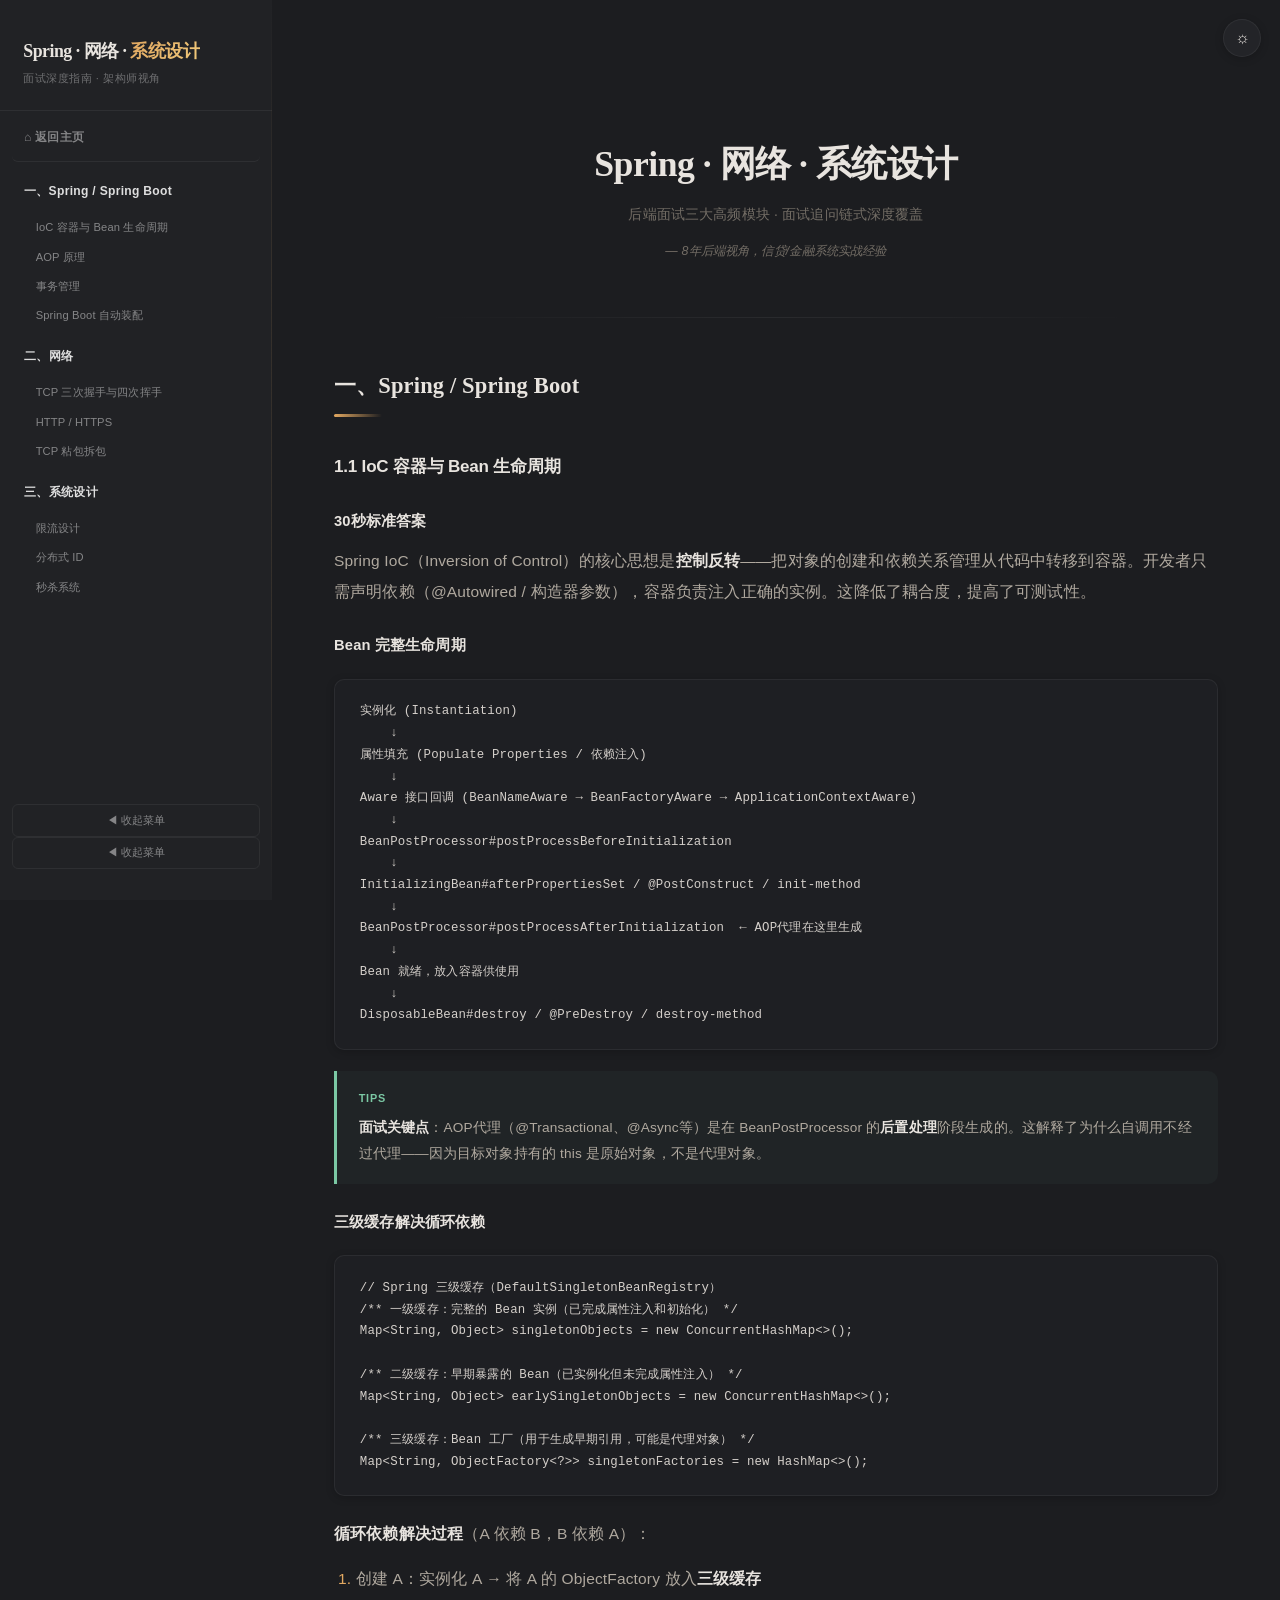
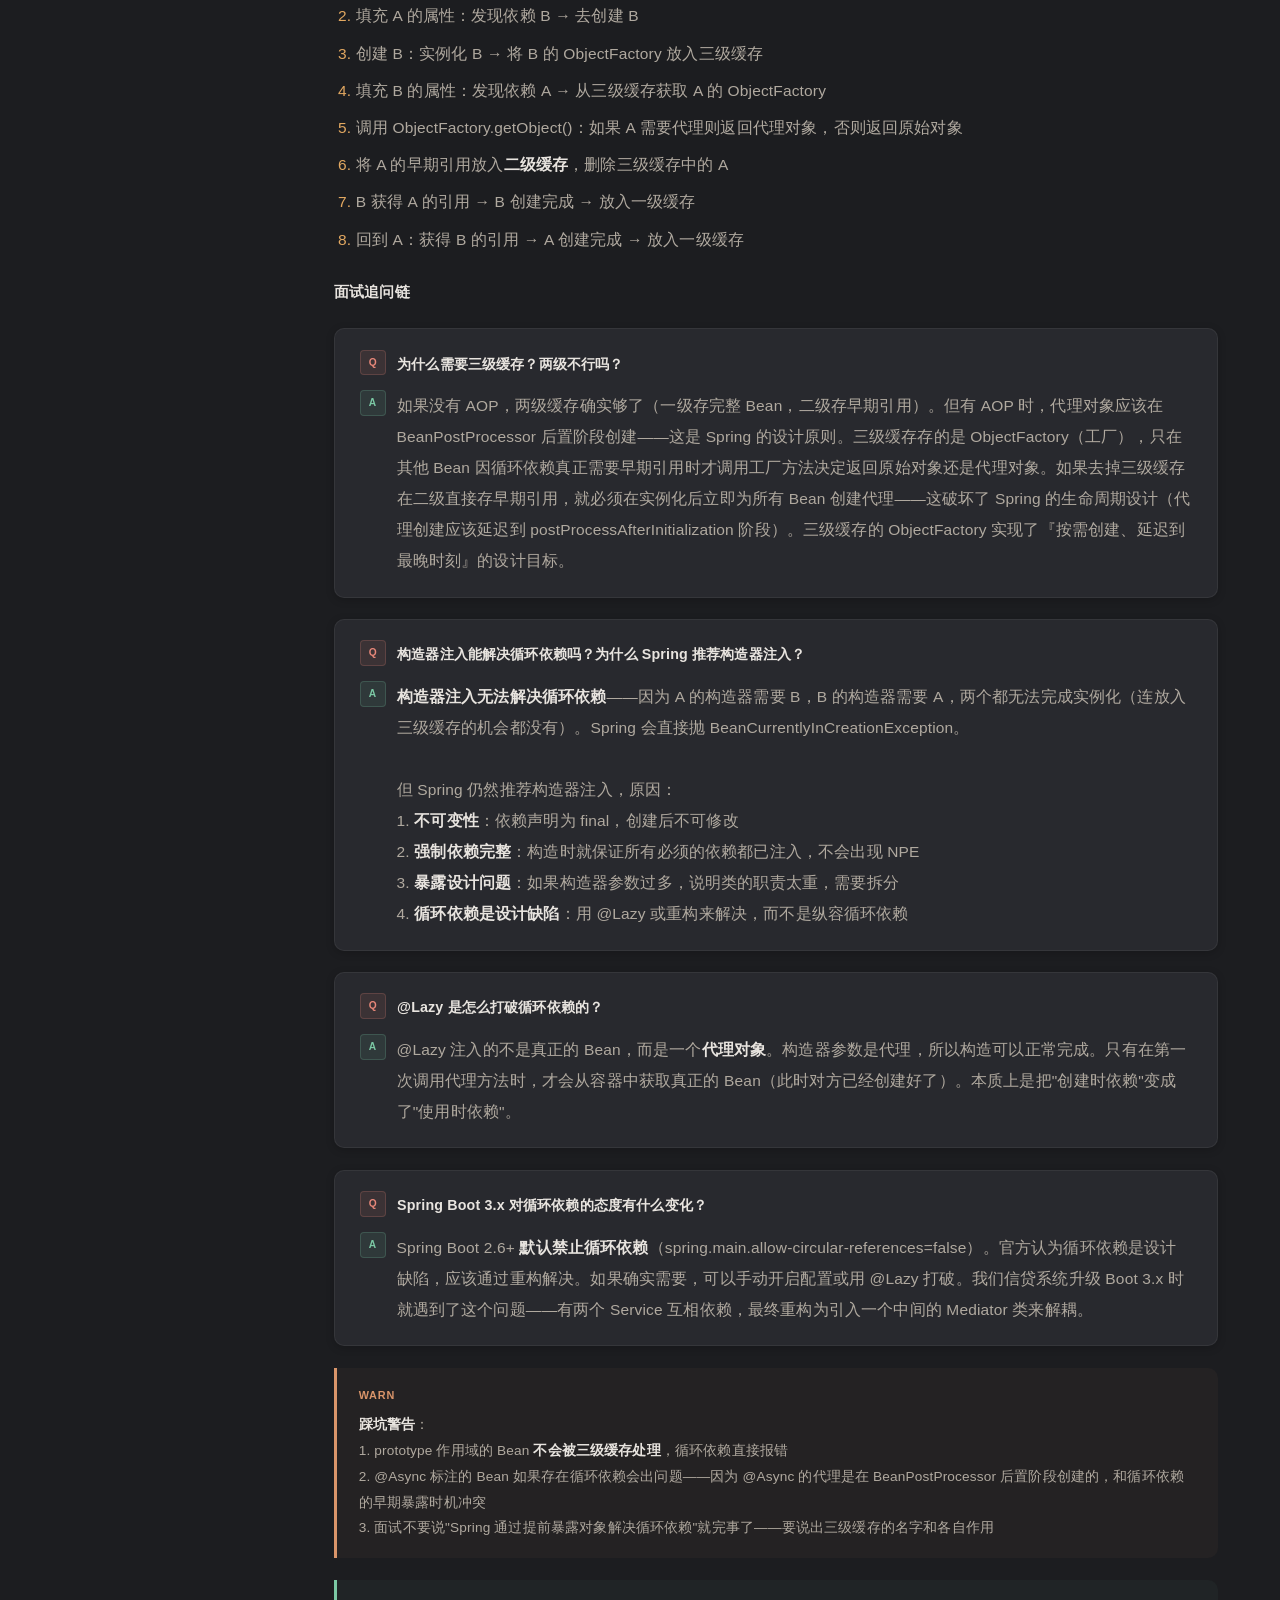
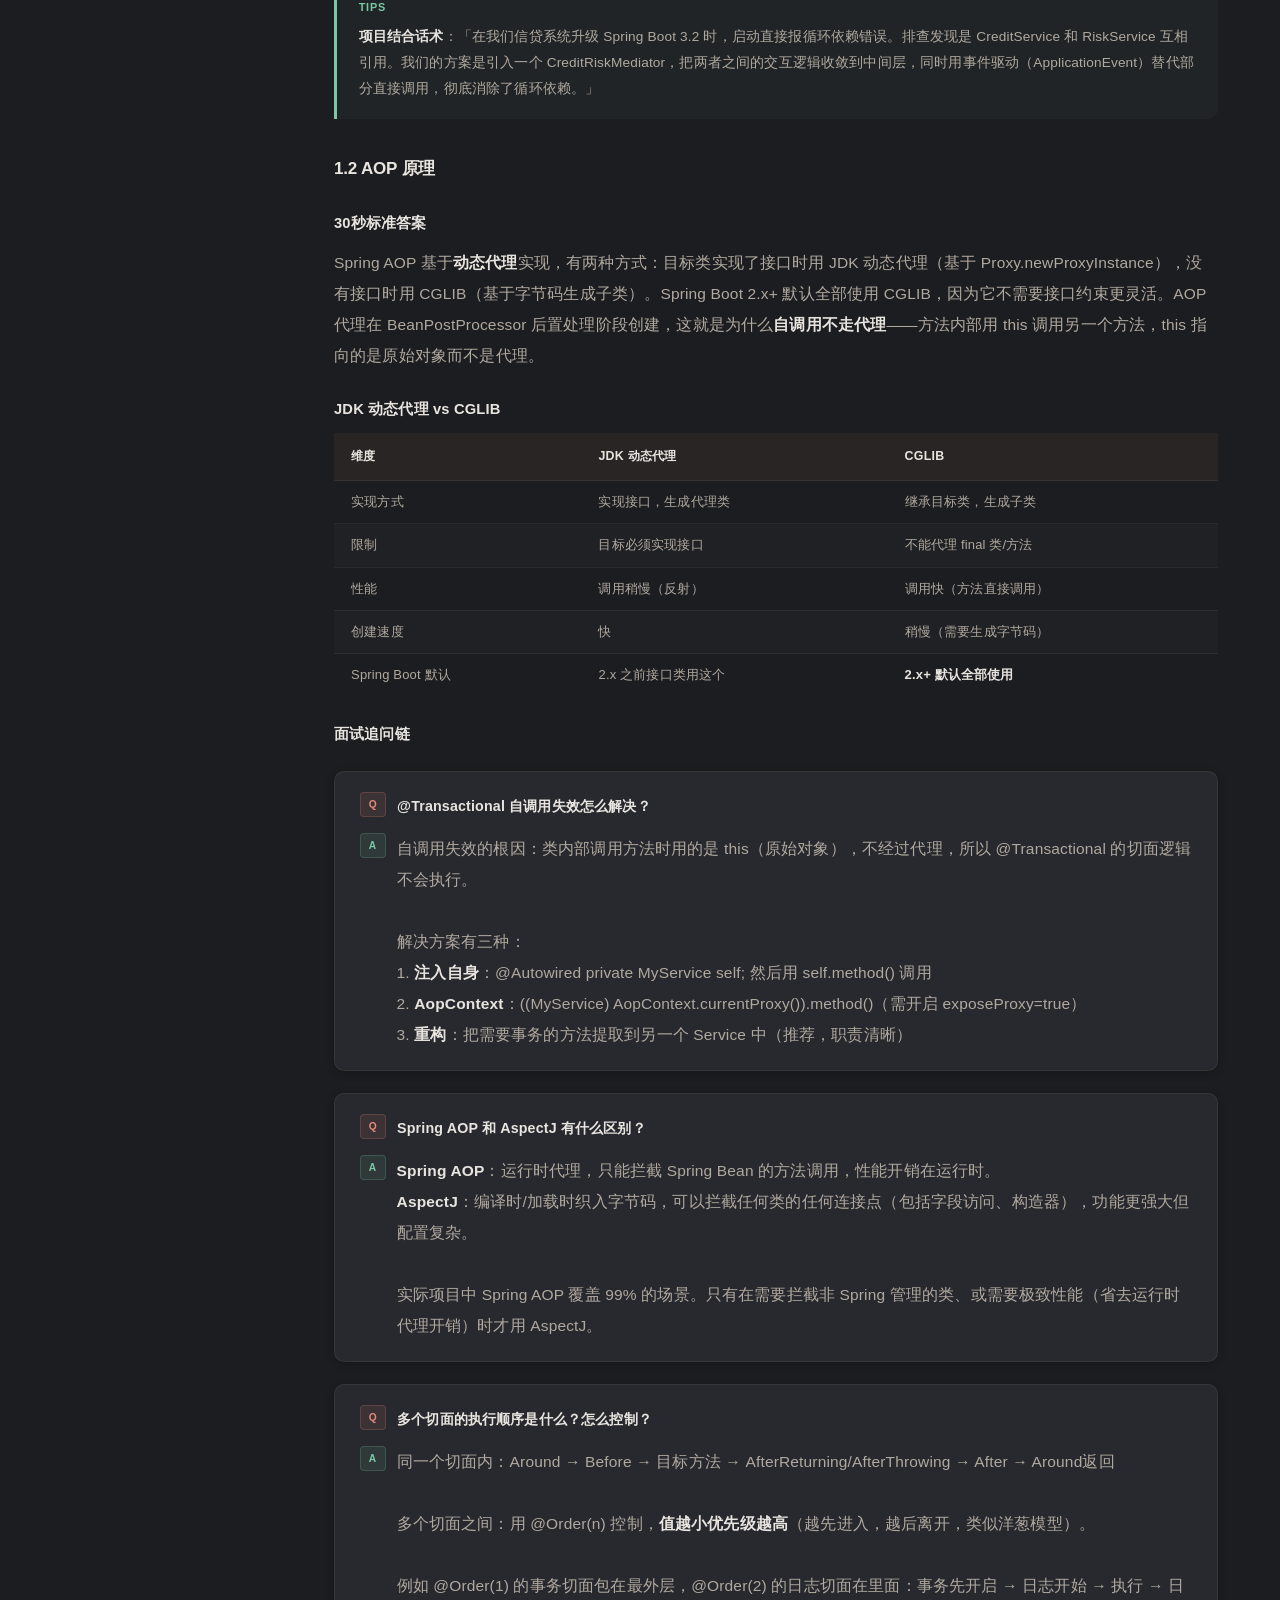
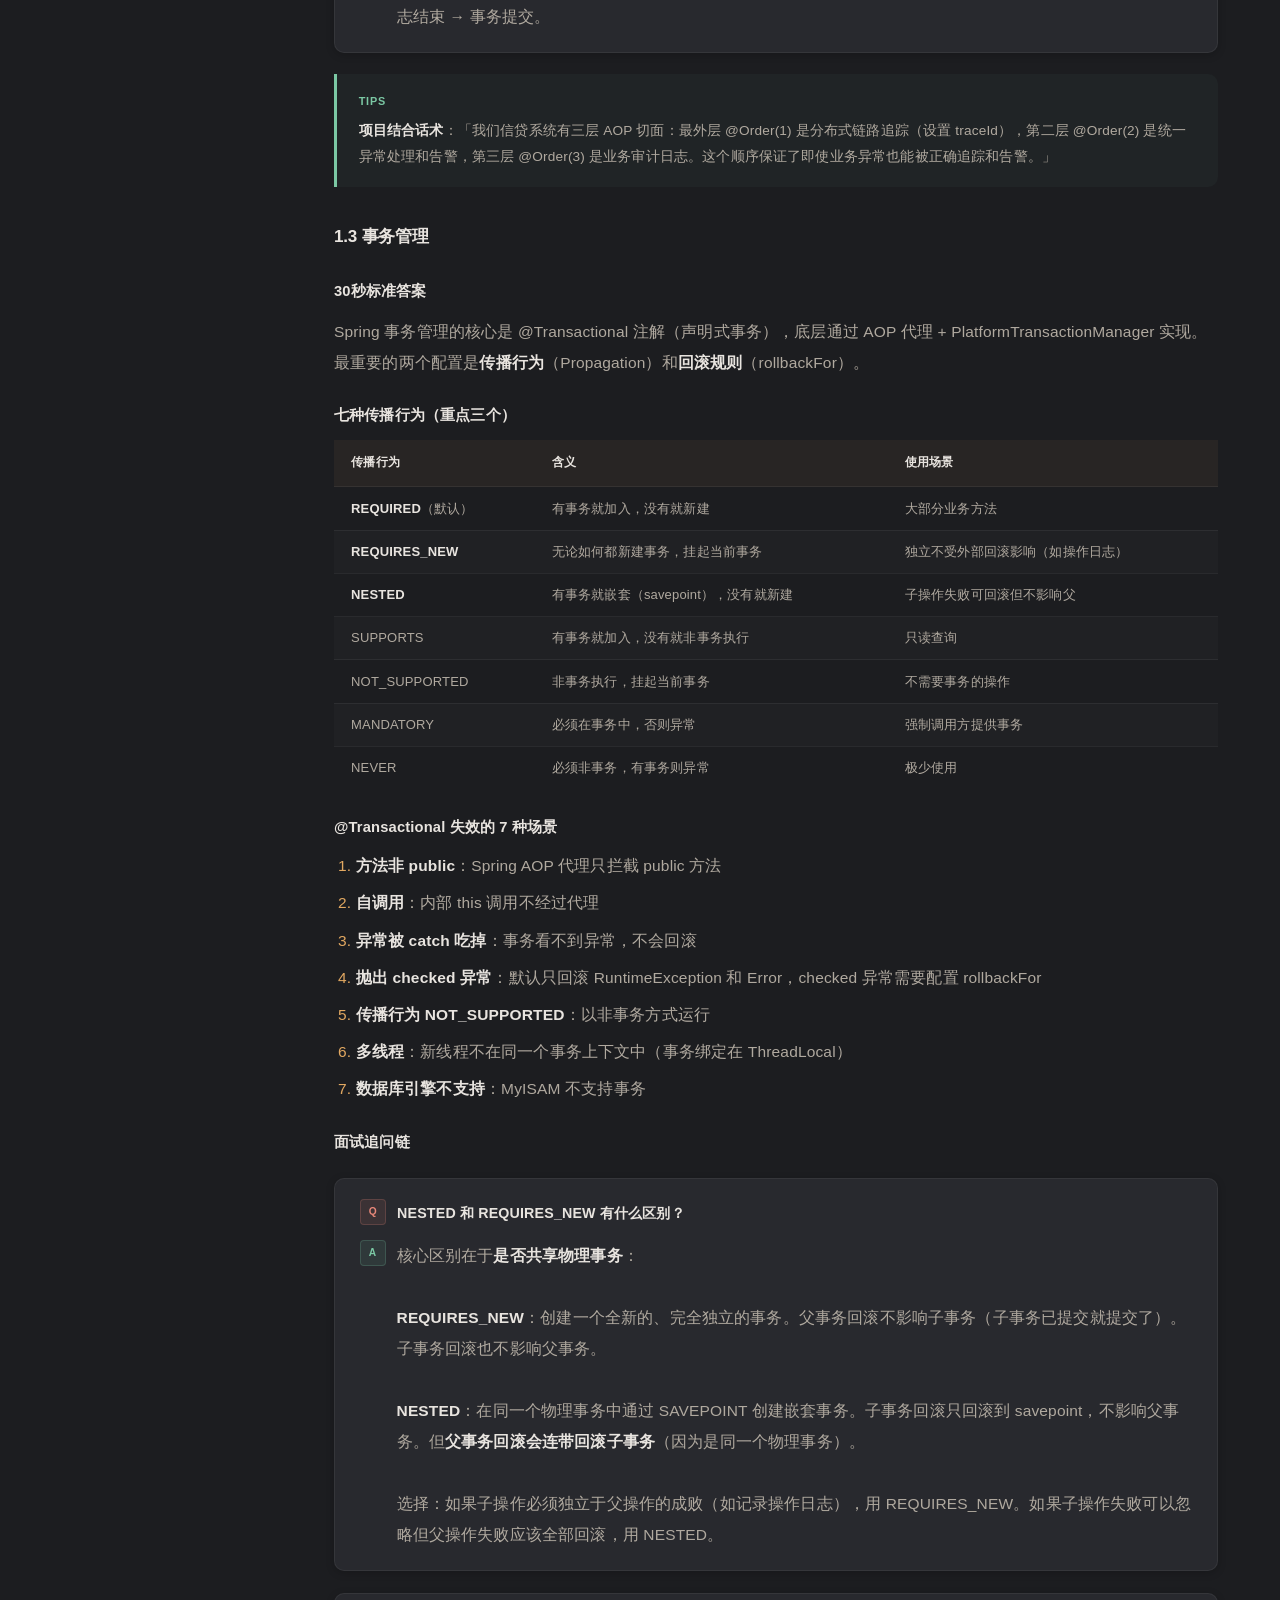
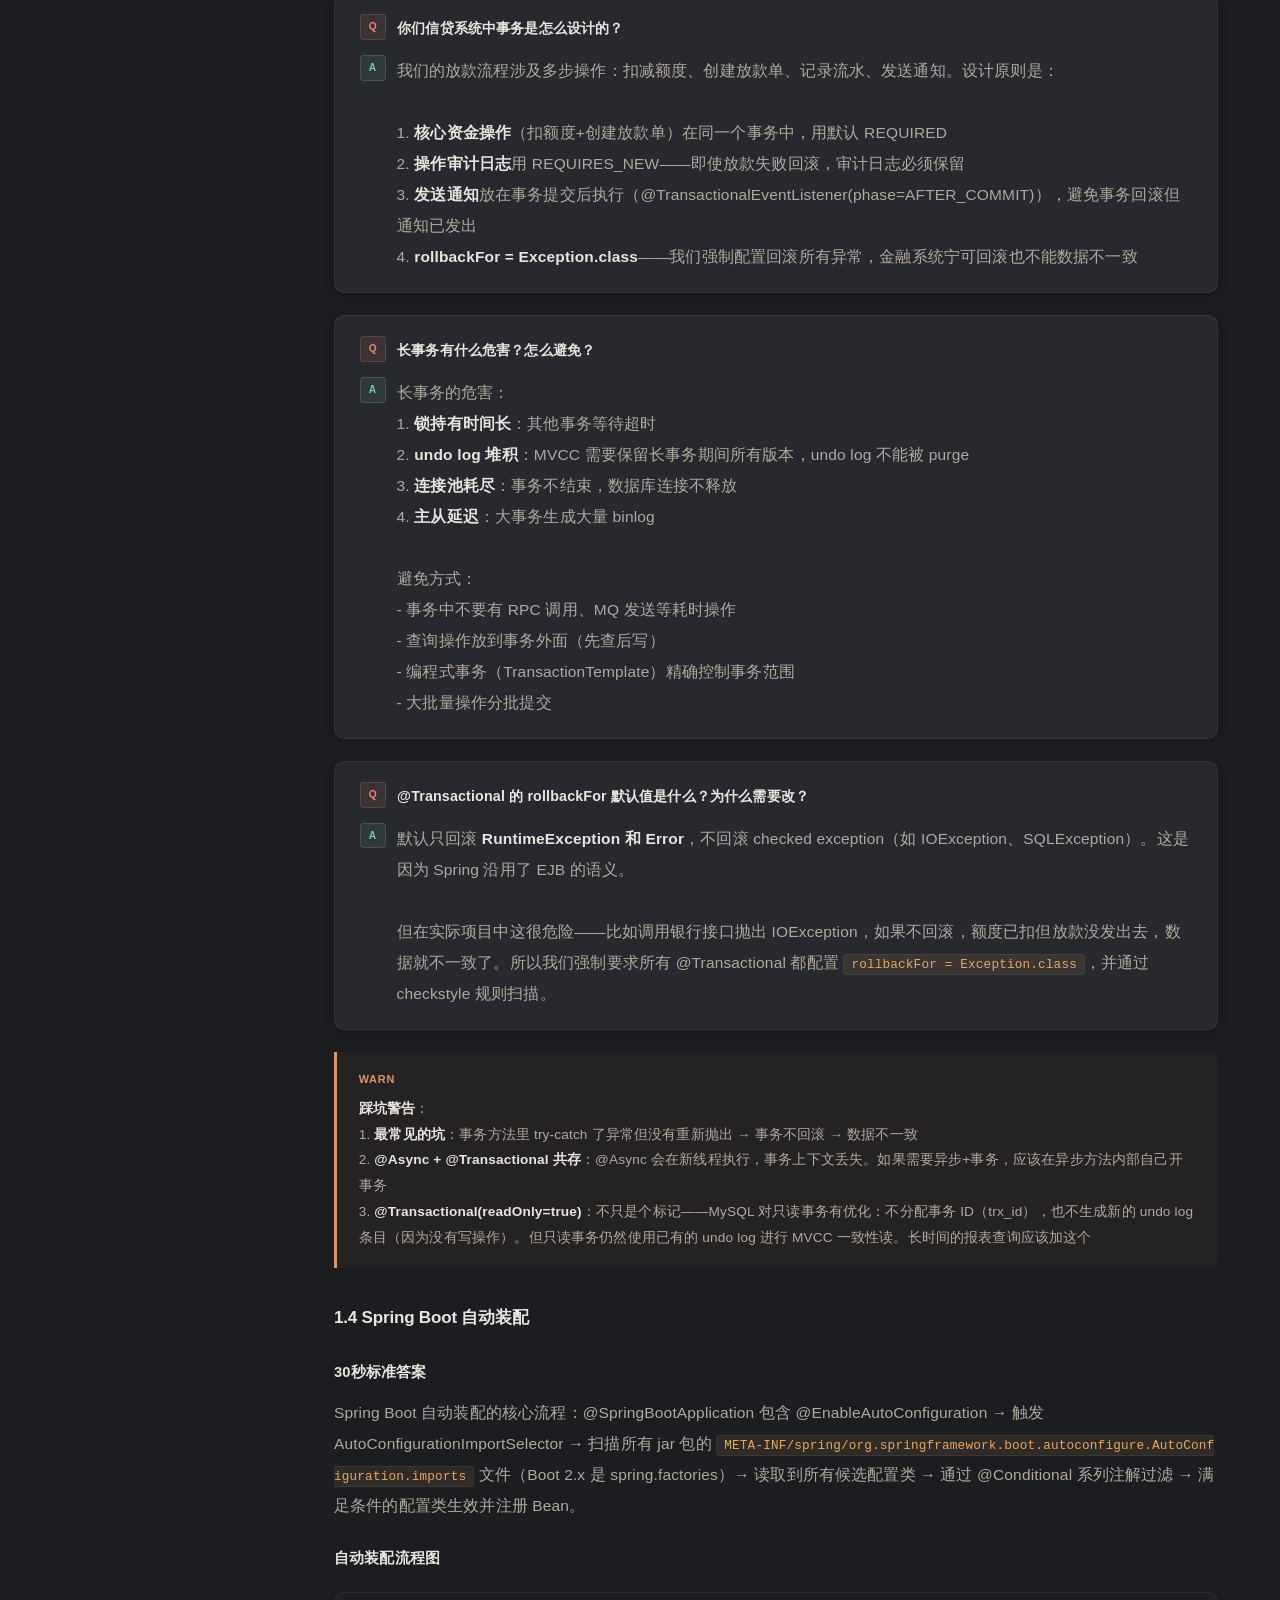
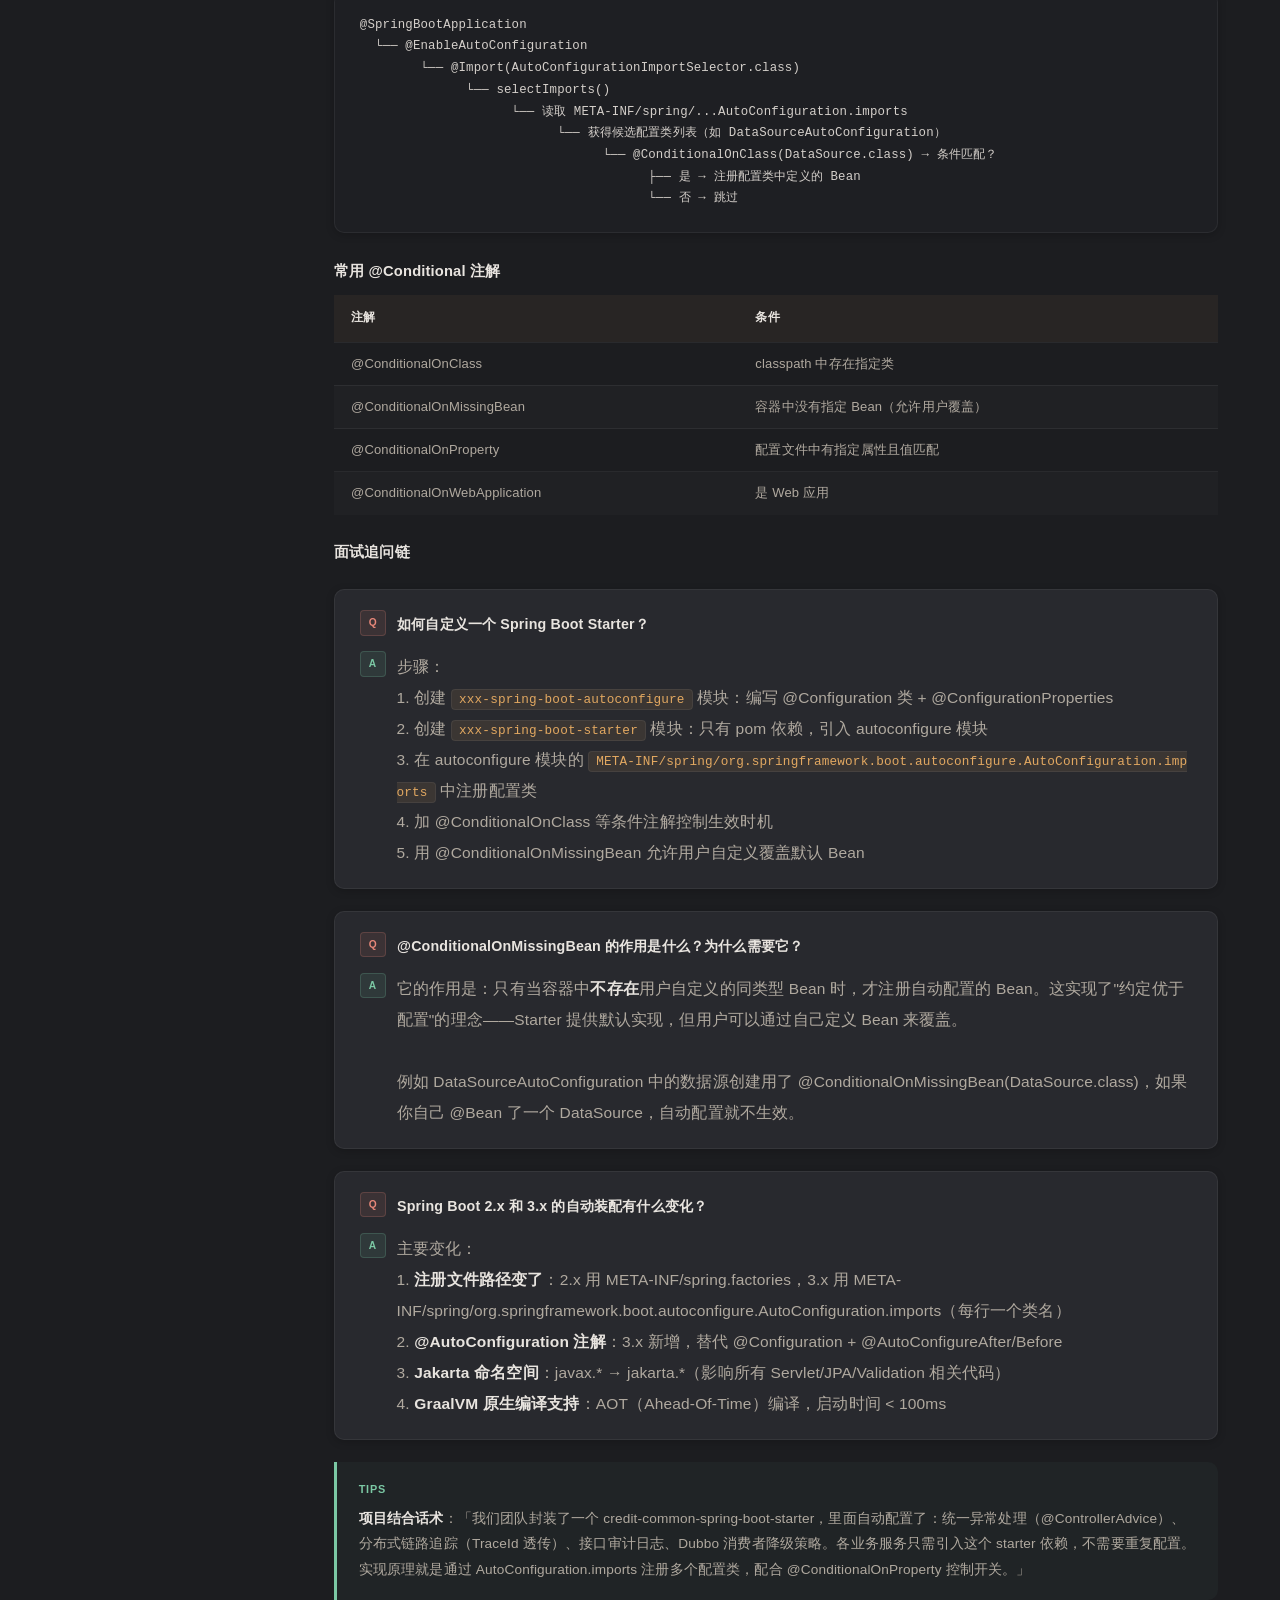
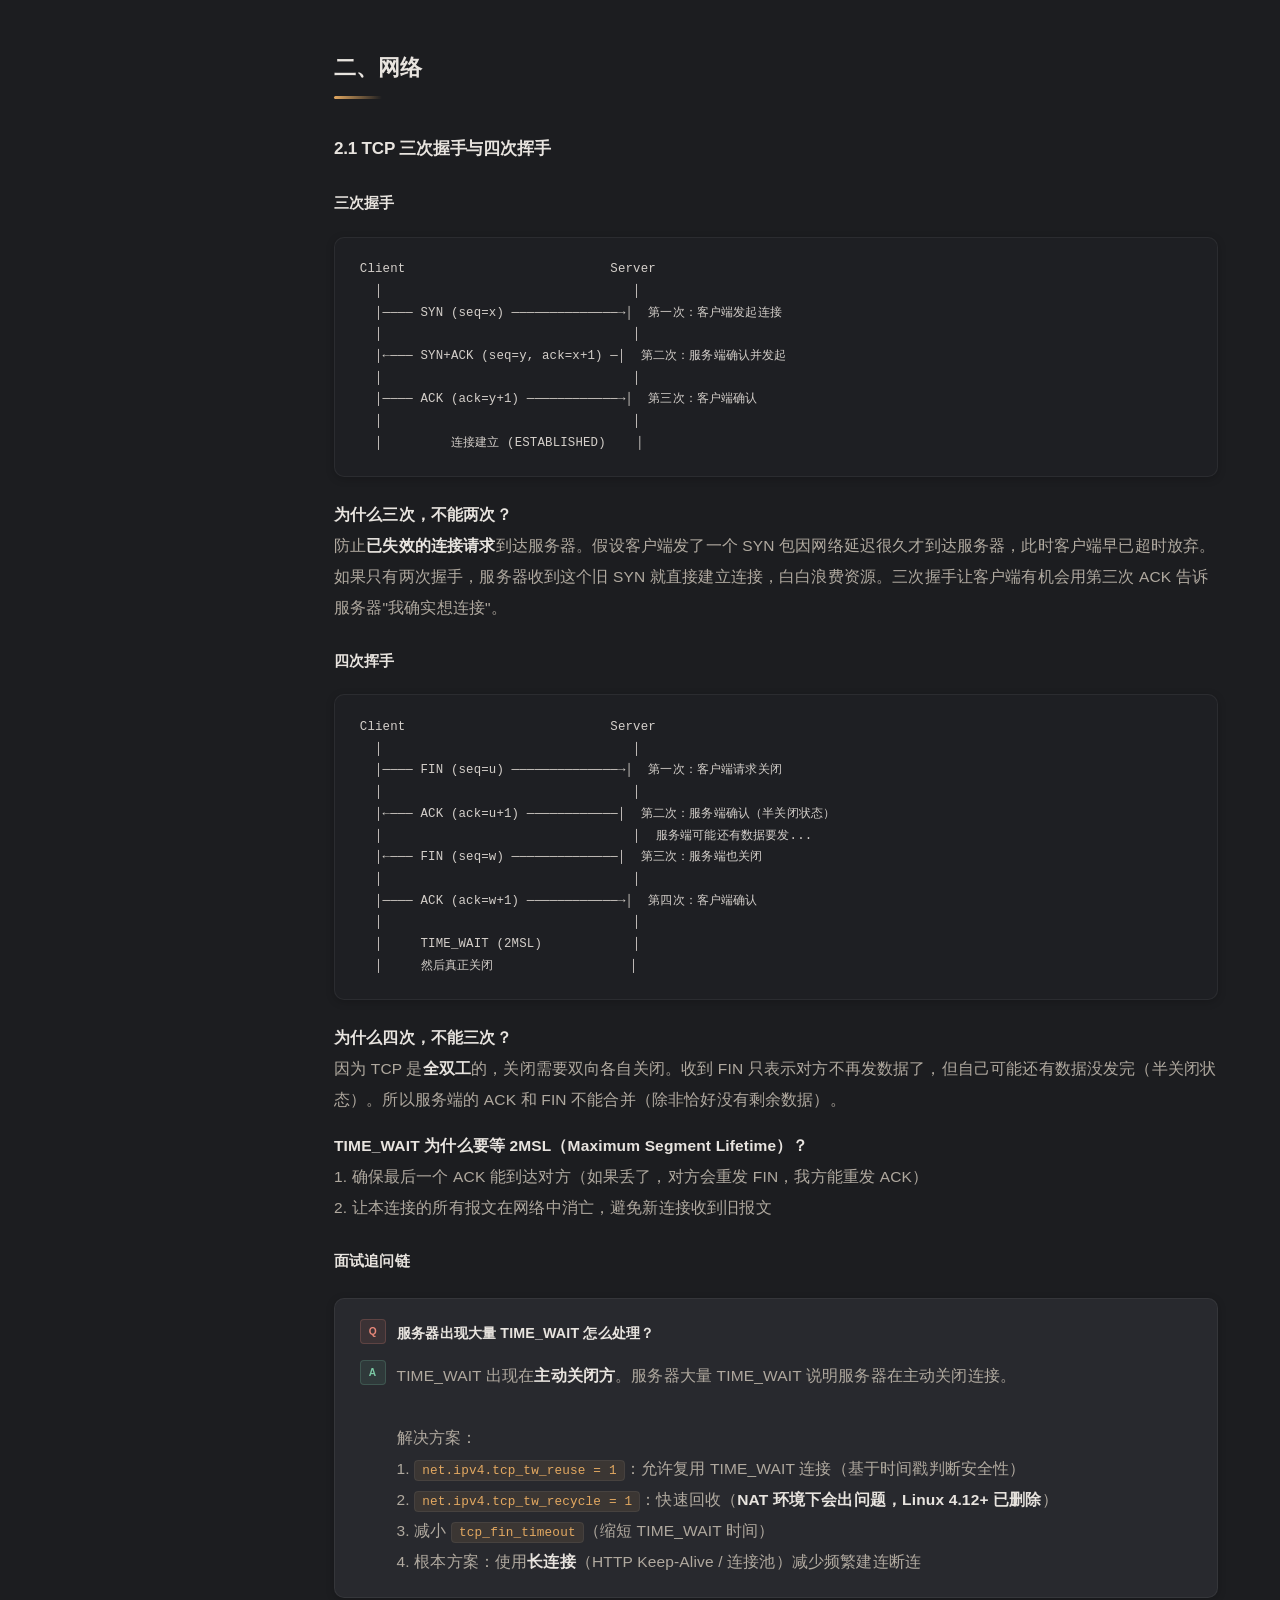
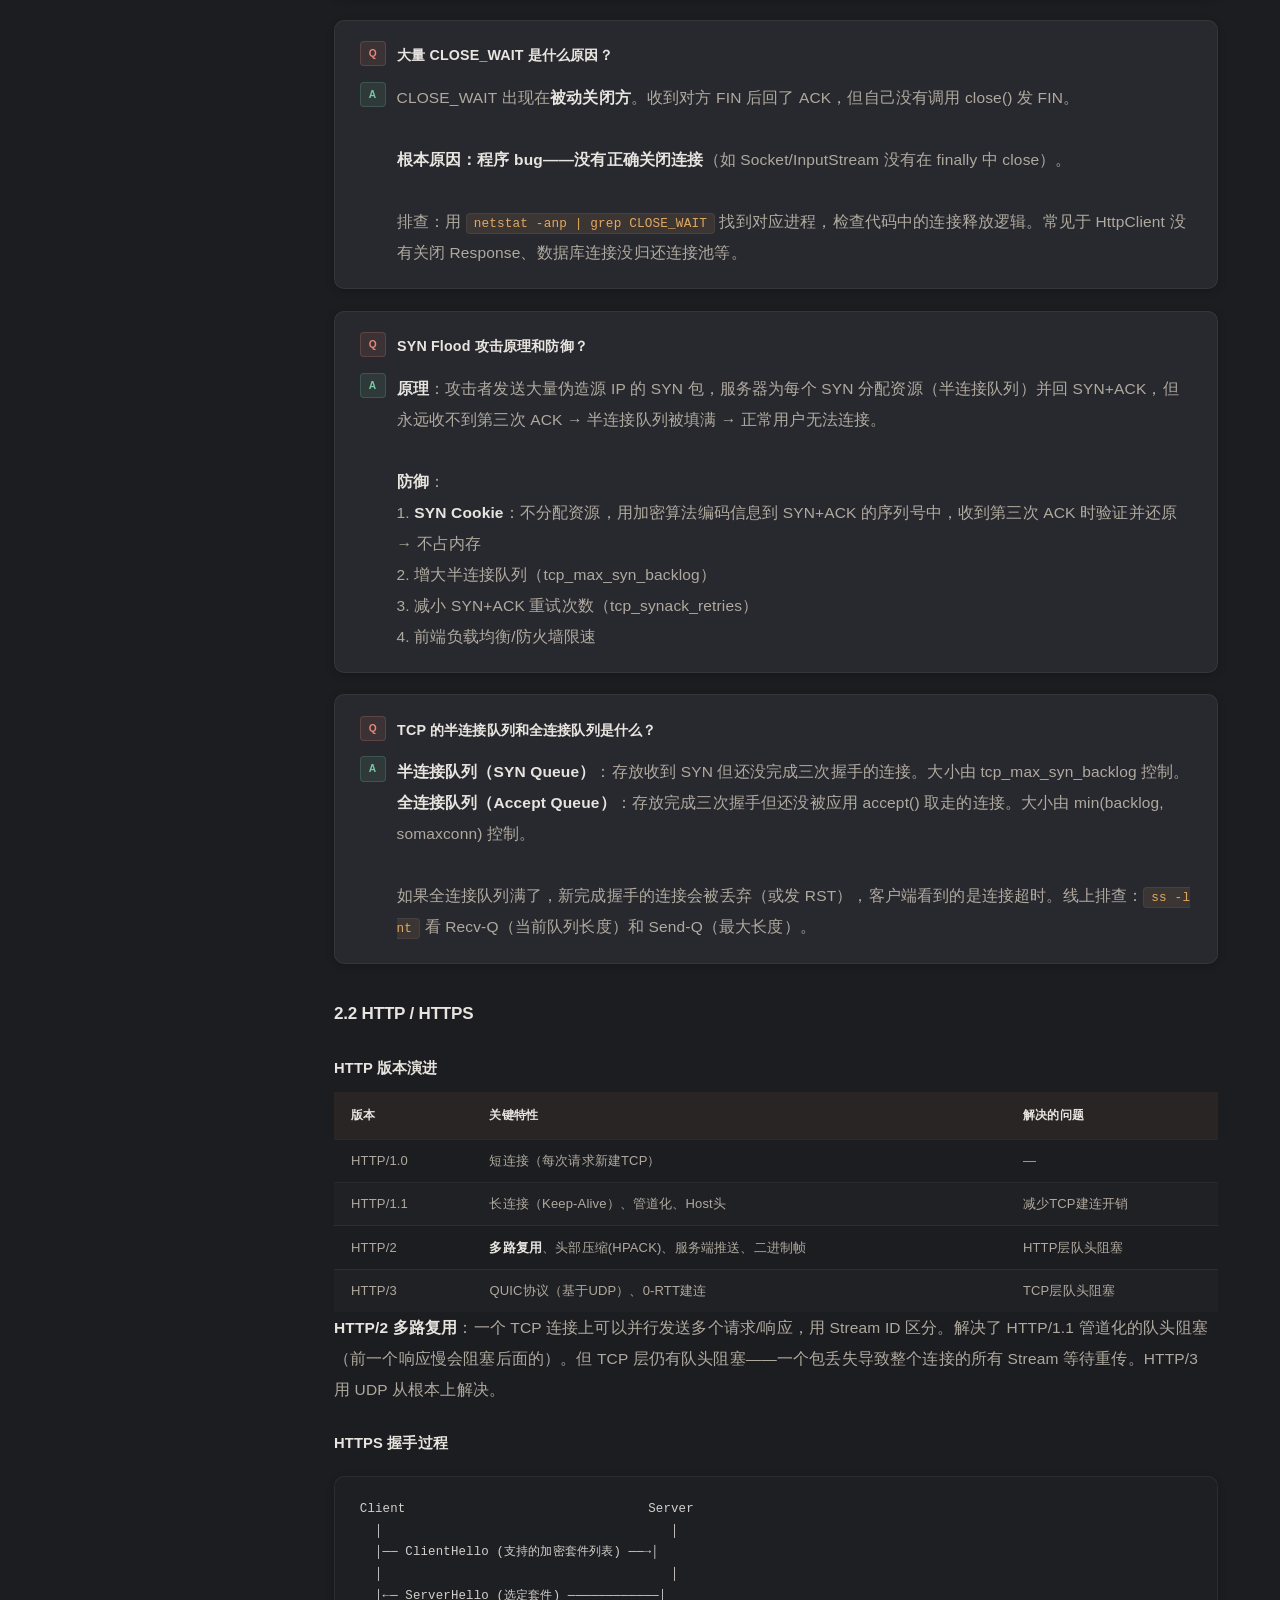
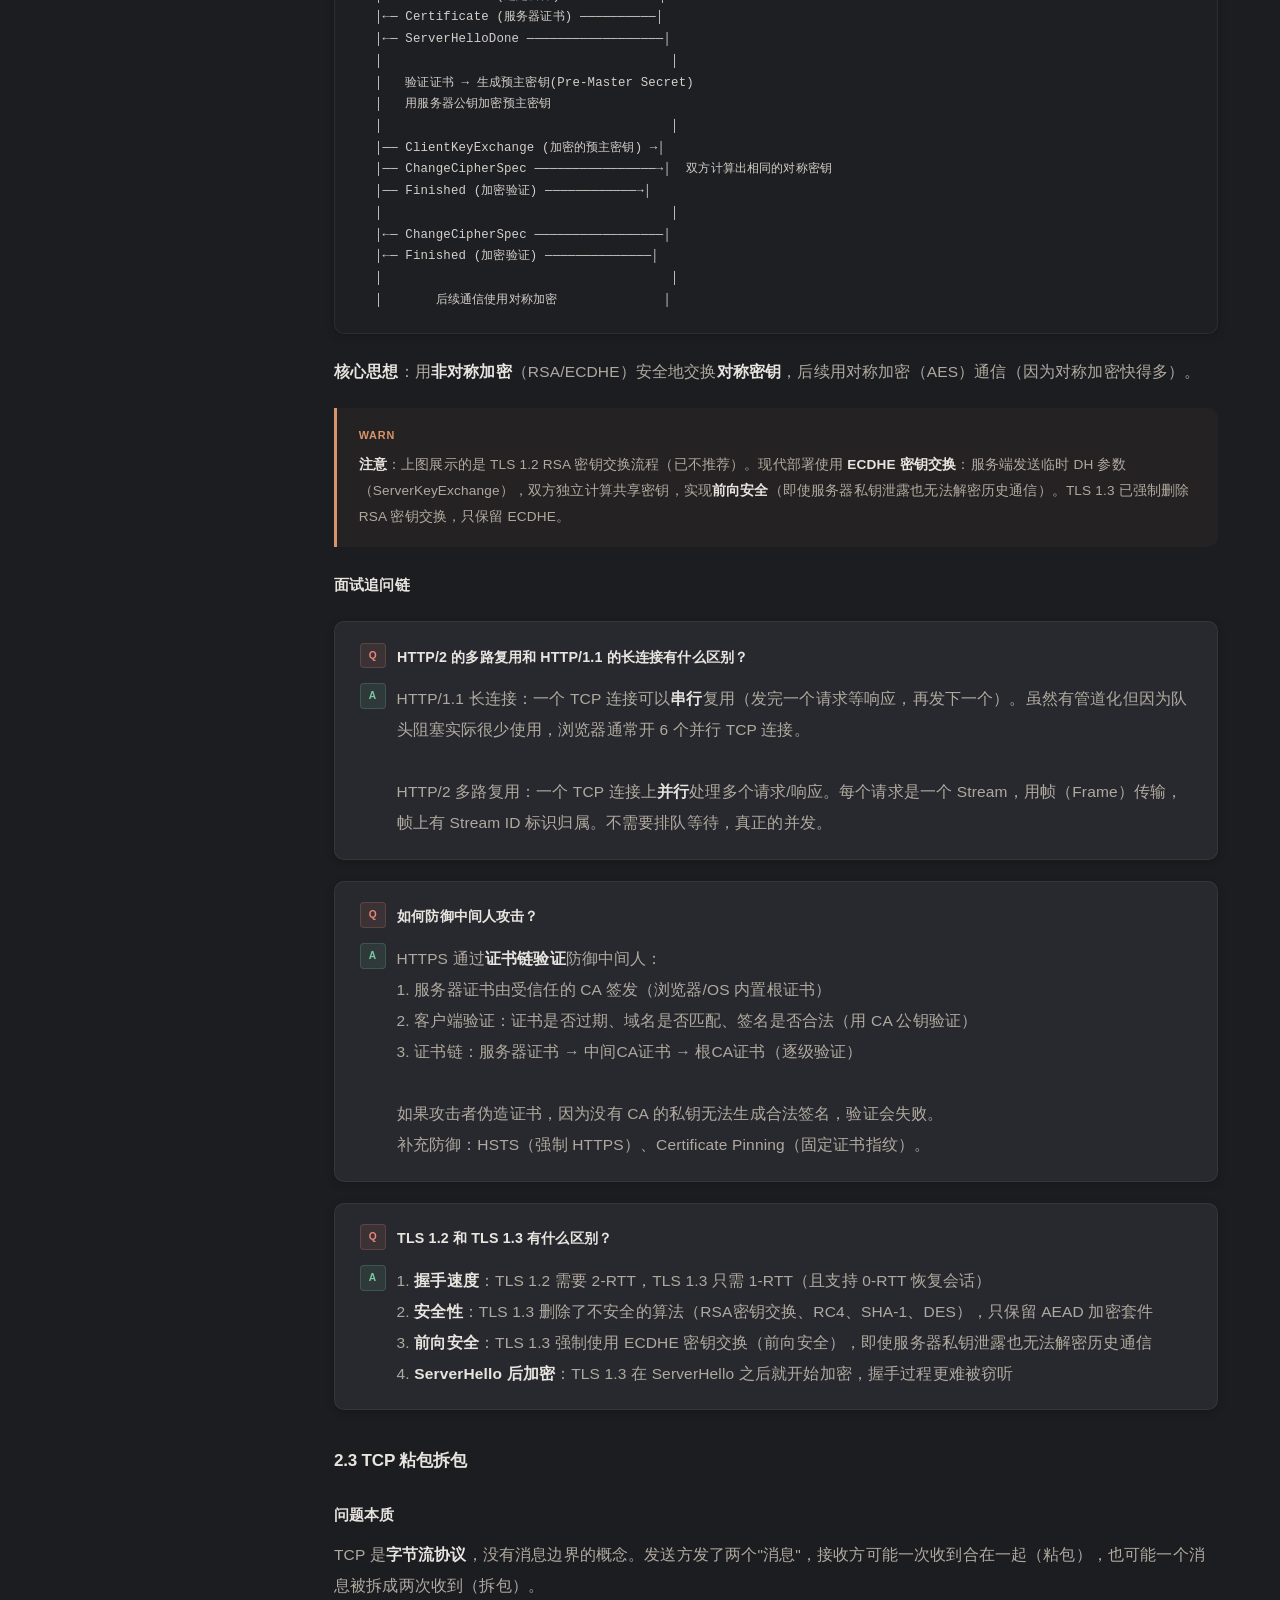
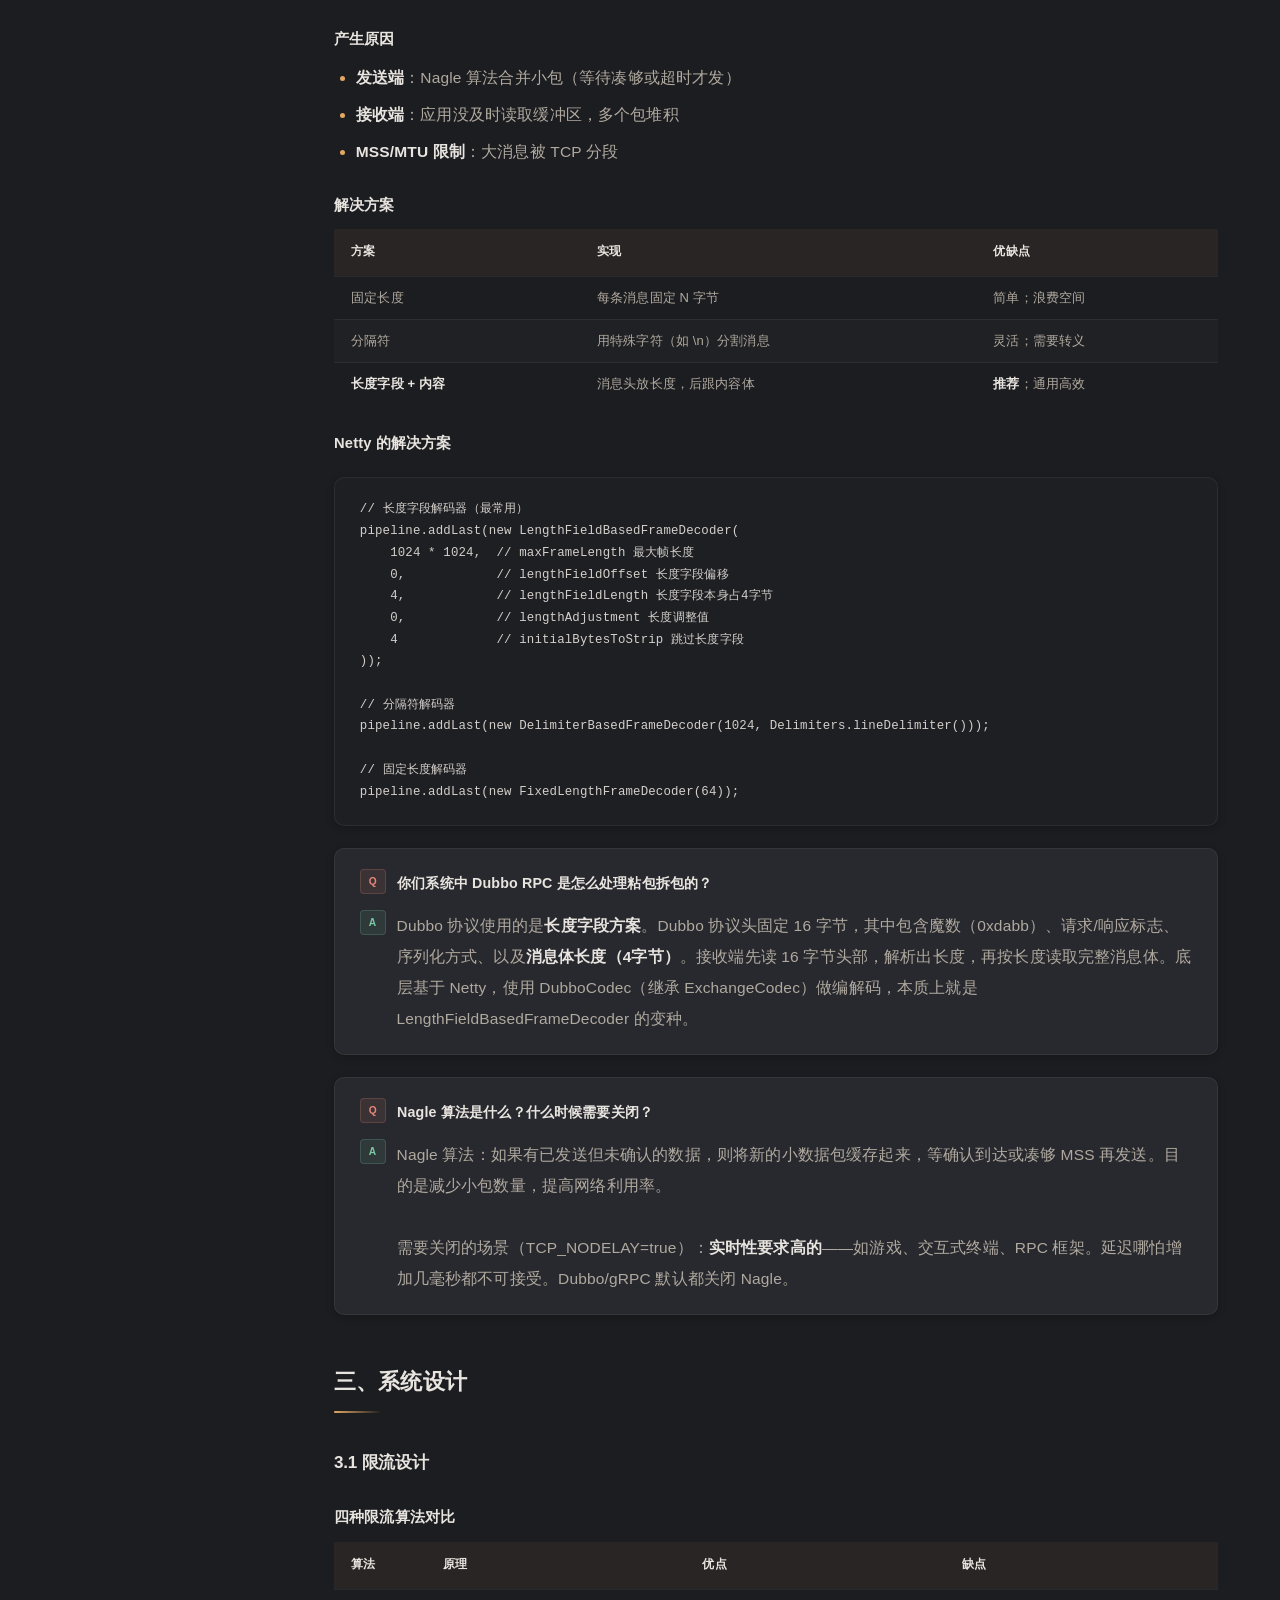
<file: spring-network-design-interview.html>
<!DOCTYPE html>
<html lang="zh-CN" data-theme="dark">
<head>
<meta charset="UTF-8">
<meta name="viewport" content="width=device-width, initial-scale=1.0, viewport-fit=cover">
<title>Spring·网络·系统设计 · 面试深度指南</title>
<link rel="stylesheet" href="./shared/style.css">
</head>
<body>
<div class="reading-progress"></div>
<button class="theme-toggle" aria-label="切换主题">&#9788;</button>
<button class="mobile-menu-btn" aria-label="菜单">&#9776;</button>
<div class="font-size-control">
  <button class="font-size-btn" data-action="smaller" aria-label="缩小字号">A-</button>
  <button class="font-size-btn" data-action="larger" aria-label="放大字号">A+</button>
</div>
<div class="sidebar-overlay"></div>

<div class="page-wrapper">

<aside class="sidebar">
  <div class="sidebar-header">
    <div class="sidebar-logo">Spring · 网络 · <span class="accent">系统设计</span></div>
    <div class="sidebar-subtitle">面试深度指南 · 架构师视角</div>
  </div>
  <nav class="sidebar-nav">
    <a href="./index.html" class="nav-home-link">&#8962; 返回主页</a>
    <div class="nav-group">
      <a href="#spring" class="nav-group-title">一、Spring / Spring Boot</a>
      <div class="nav-items">
        <a href="#spring-ioc">IoC 容器与 Bean 生命周期</a>
        <a href="#spring-aop">AOP 原理</a>
        <a href="#spring-tx">事务管理</a>
        <a href="#spring-boot">Spring Boot 自动装配</a>
      </div>
    </div>
    <div class="nav-group">
      <a href="#network" class="nav-group-title">二、网络</a>
      <div class="nav-items">
        <a href="#tcp">TCP 三次握手与四次挥手</a>
        <a href="#http">HTTP / HTTPS</a>
        <a href="#tcp-sticky">TCP 粘包拆包</a>
      </div>
    </div>
    <div class="nav-group">
      <a href="#system-design" class="nav-group-title">三、系统设计</a>
      <div class="nav-items">
        <a href="#rate-limit">限流设计</a>
        <a href="#distributed-id">分布式 ID</a>
        <a href="#seckill">秒杀系统</a>
      </div>
    </div>
  </nav>
</aside>

<main class="main-content">
<div class="page-hero">
  <h1>Spring · 网络 · 系统设计</h1>
  <p class="subtitle">后端面试三大高频模块 · 面试追问链式深度覆盖</p>
  <p class="author">— 8年后端视角，信贷/金融系统实战经验</p>
</div>

<!-- ============================================================ -->
<!-- Part 1: Spring / Spring Boot -->
<!-- ============================================================ -->

<section id="spring">
<h2>一、Spring / Spring Boot</h2>

<div id="spring-ioc">
<h3>1.1 IoC 容器与 Bean 生命周期</h3>

<h4>30秒标准答案</h4>
<p>Spring IoC（Inversion of Control）的核心思想是<strong>控制反转</strong>——把对象的创建和依赖关系管理从代码中转移到容器。开发者只需声明依赖（@Autowired / 构造器参数），容器负责注入正确的实例。这降低了耦合度，提高了可测试性。</p>

<h4>Bean 完整生命周期</h4>

<pre data-lang="text"><code>实例化 (Instantiation)
    ↓
属性填充 (Populate Properties / 依赖注入)
    ↓
Aware 接口回调 (BeanNameAware → BeanFactoryAware → ApplicationContextAware)
    ↓
BeanPostProcessor#postProcessBeforeInitialization
    ↓
InitializingBean#afterPropertiesSet / @PostConstruct / init-method
    ↓
BeanPostProcessor#postProcessAfterInitialization  ← AOP代理在这里生成
    ↓
Bean 就绪，放入容器供使用
    ↓
DisposableBean#destroy / @PreDestroy / destroy-method</code></pre>

<div class="callout tip">
<p><strong>面试关键点</strong>：AOP代理（@Transactional、@Async等）是在 BeanPostProcessor 的<strong>后置处理</strong>阶段生成的。这解释了为什么自调用不经过代理——因为目标对象持有的 this 是原始对象，不是代理对象。</p>
</div>

<h4>三级缓存解决循环依赖</h4>

<pre data-lang="java"><code>// Spring 三级缓存（DefaultSingletonBeanRegistry）
/** 一级缓存：完整的 Bean 实例（已完成属性注入和初始化） */
Map&lt;String, Object&gt; singletonObjects = new ConcurrentHashMap&lt;&gt;();

/** 二级缓存：早期暴露的 Bean（已实例化但未完成属性注入） */
Map&lt;String, Object&gt; earlySingletonObjects = new ConcurrentHashMap&lt;&gt;();

/** 三级缓存：Bean 工厂（用于生成早期引用，可能是代理对象） */
Map&lt;String, ObjectFactory&lt;?&gt;&gt; singletonFactories = new HashMap&lt;&gt;();</code></pre>

<p><strong>循环依赖解决过程</strong>（A 依赖 B，B 依赖 A）：</p>
<ol>
  <li>创建 A：实例化 A → 将 A 的 ObjectFactory 放入<strong>三级缓存</strong></li>
  <li>填充 A 的属性：发现依赖 B → 去创建 B</li>
  <li>创建 B：实例化 B → 将 B 的 ObjectFactory 放入三级缓存</li>
  <li>填充 B 的属性：发现依赖 A → 从三级缓存获取 A 的 ObjectFactory</li>
  <li>调用 ObjectFactory.getObject()：如果 A 需要代理则返回代理对象，否则返回原始对象</li>
  <li>将 A 的早期引用放入<strong>二级缓存</strong>，删除三级缓存中的 A</li>
  <li>B 获得 A 的引用 → B 创建完成 → 放入一级缓存</li>
  <li>回到 A：获得 B 的引用 → A 创建完成 → 放入一级缓存</li>
</ol>

<h4>面试追问链</h4>

<div class="qa">
  <div class="qa-question">
    <span class="qa-badge qa-badge-q">Q</span>
    <p>为什么需要三级缓存？两级不行吗？</p>
  </div>
  <div class="qa-answer">
    <span class="qa-badge qa-badge-a">A</span>
    <p>如果没有 AOP，两级缓存确实够了（一级存完整 Bean，二级存早期引用）。但有 AOP 时，代理对象应该在 BeanPostProcessor 后置阶段创建——这是 Spring 的设计原则。三级缓存存的是 ObjectFactory（工厂），只在其他 Bean 因循环依赖真正需要早期引用时才调用工厂方法决定返回原始对象还是代理对象。如果去掉三级缓存在二级直接存早期引用，就必须在实例化后立即为所有 Bean 创建代理——这破坏了 Spring 的生命周期设计（代理创建应该延迟到 postProcessAfterInitialization 阶段）。三级缓存的 ObjectFactory 实现了『按需创建、延迟到最晚时刻』的设计目标。</p>
  </div>
</div>

<div class="qa">
  <div class="qa-question">
    <span class="qa-badge qa-badge-q">Q</span>
    <p>构造器注入能解决循环依赖吗？为什么 Spring 推荐构造器注入？</p>
  </div>
  <div class="qa-answer">
    <span class="qa-badge qa-badge-a">A</span>
    <p><strong>构造器注入无法解决循环依赖</strong>——因为 A 的构造器需要 B，B 的构造器需要 A，两个都无法完成实例化（连放入三级缓存的机会都没有）。Spring 会直接抛 BeanCurrentlyInCreationException。<br><br>
    但 Spring 仍然推荐构造器注入，原因：<br>
    1. <strong>不可变性</strong>：依赖声明为 final，创建后不可修改<br>
    2. <strong>强制依赖完整</strong>：构造时就保证所有必须的依赖都已注入，不会出现 NPE<br>
    3. <strong>暴露设计问题</strong>：如果构造器参数过多，说明类的职责太重，需要拆分<br>
    4. <strong>循环依赖是设计缺陷</strong>：用 @Lazy 或重构来解决，而不是纵容循环依赖</p>
  </div>
</div>

<div class="qa">
  <div class="qa-question">
    <span class="qa-badge qa-badge-q">Q</span>
    <p>@Lazy 是怎么打破循环依赖的？</p>
  </div>
  <div class="qa-answer">
    <span class="qa-badge qa-badge-a">A</span>
    <p>@Lazy 注入的不是真正的 Bean，而是一个<strong>代理对象</strong>。构造器参数是代理，所以构造可以正常完成。只有在第一次调用代理方法时，才会从容器中获取真正的 Bean（此时对方已经创建好了）。本质上是把"创建时依赖"变成了"使用时依赖"。</p>
  </div>
</div>

<div class="qa">
  <div class="qa-question">
    <span class="qa-badge qa-badge-q">Q</span>
    <p>Spring Boot 3.x 对循环依赖的态度有什么变化？</p>
  </div>
  <div class="qa-answer">
    <span class="qa-badge qa-badge-a">A</span>
    <p>Spring Boot 2.6+ <strong>默认禁止循环依赖</strong>（spring.main.allow-circular-references=false）。官方认为循环依赖是设计缺陷，应该通过重构解决。如果确实需要，可以手动开启配置或用 @Lazy 打破。我们信贷系统升级 Boot 3.x 时就遇到了这个问题——有两个 Service 互相依赖，最终重构为引入一个中间的 Mediator 类来解耦。</p>
  </div>
</div>

<div class="callout warn">
<p><strong>踩坑警告</strong>：<br>
1. prototype 作用域的 Bean <strong>不会被三级缓存处理</strong>，循环依赖直接报错<br>
2. @Async 标注的 Bean 如果存在循环依赖会出问题——因为 @Async 的代理是在 BeanPostProcessor 后置阶段创建的，和循环依赖的早期暴露时机冲突<br>
3. 面试不要说"Spring 通过提前暴露对象解决循环依赖"就完事了——要说出三级缓存的名字和各自作用</p>
</div>

<div class="callout tip">
<p><strong>项目结合话术</strong>：「在我们信贷系统升级 Spring Boot 3.2 时，启动直接报循环依赖错误。排查发现是 CreditService 和 RiskService 互相引用。我们的方案是引入一个 CreditRiskMediator，把两者之间的交互逻辑收敛到中间层，同时用事件驱动（ApplicationEvent）替代部分直接调用，彻底消除了循环依赖。」</p>
</div>
</div>

<div id="spring-aop">
<h3>1.2 AOP 原理</h3>

<h4>30秒标准答案</h4>
<p>Spring AOP 基于<strong>动态代理</strong>实现，有两种方式：目标类实现了接口时用 JDK 动态代理（基于 Proxy.newProxyInstance），没有接口时用 CGLIB（基于字节码生成子类）。Spring Boot 2.x+ 默认全部使用 CGLIB，因为它不需要接口约束更灵活。AOP 代理在 BeanPostProcessor 后置处理阶段创建，这就是为什么<strong>自调用不走代理</strong>——方法内部用 this 调用另一个方法，this 指向的是原始对象而不是代理。</p>

<h4>JDK 动态代理 vs CGLIB</h4>

<table>
  <thead><tr><th>维度</th><th>JDK 动态代理</th><th>CGLIB</th></tr></thead>
  <tbody>
    <tr><td>实现方式</td><td>实现接口，生成代理类</td><td>继承目标类，生成子类</td></tr>
    <tr><td>限制</td><td>目标必须实现接口</td><td>不能代理 final 类/方法</td></tr>
    <tr><td>性能</td><td>调用稍慢（反射）</td><td>调用快（方法直接调用）</td></tr>
    <tr><td>创建速度</td><td>快</td><td>稍慢（需要生成字节码）</td></tr>
    <tr><td>Spring Boot 默认</td><td>2.x 之前接口类用这个</td><td><strong>2.x+ 默认全部使用</strong></td></tr>
  </tbody>
</table>

<h4>面试追问链</h4>

<div class="qa">
  <div class="qa-question">
    <span class="qa-badge qa-badge-q">Q</span>
    <p>@Transactional 自调用失效怎么解决？</p>
  </div>
  <div class="qa-answer">
    <span class="qa-badge qa-badge-a">A</span>
    <p>自调用失效的根因：类内部调用方法时用的是 this（原始对象），不经过代理，所以 @Transactional 的切面逻辑不会执行。<br><br>
    解决方案有三种：<br>
    1. <strong>注入自身</strong>：@Autowired private MyService self; 然后用 self.method() 调用<br>
    2. <strong>AopContext</strong>：((MyService) AopContext.currentProxy()).method()（需开启 exposeProxy=true）<br>
    3. <strong>重构</strong>：把需要事务的方法提取到另一个 Service 中（推荐，职责清晰）</p>
  </div>
</div>

<div class="qa">
  <div class="qa-question">
    <span class="qa-badge qa-badge-q">Q</span>
    <p>Spring AOP 和 AspectJ 有什么区别？</p>
  </div>
  <div class="qa-answer">
    <span class="qa-badge qa-badge-a">A</span>
    <p><strong>Spring AOP</strong>：运行时代理，只能拦截 Spring Bean 的方法调用，性能开销在运行时。<br>
    <strong>AspectJ</strong>：编译时/加载时织入字节码，可以拦截任何类的任何连接点（包括字段访问、构造器），功能更强大但配置复杂。<br><br>
    实际项目中 Spring AOP 覆盖 99% 的场景。只有在需要拦截非 Spring 管理的类、或需要极致性能（省去运行时代理开销）时才用 AspectJ。</p>
  </div>
</div>

<div class="qa">
  <div class="qa-question">
    <span class="qa-badge qa-badge-q">Q</span>
    <p>多个切面的执行顺序是什么？怎么控制？</p>
  </div>
  <div class="qa-answer">
    <span class="qa-badge qa-badge-a">A</span>
    <p>同一个切面内：Around → Before → 目标方法 → AfterReturning/AfterThrowing → After → Around返回<br><br>
    多个切面之间：用 @Order(n) 控制，<strong>值越小优先级越高</strong>（越先进入，越后离开，类似洋葱模型）。<br><br>
    例如 @Order(1) 的事务切面包在最外层，@Order(2) 的日志切面在里面：事务先开启 → 日志开始 → 执行 → 日志结束 → 事务提交。</p>
  </div>
</div>

<div class="callout tip">
<p><strong>项目结合话术</strong>：「我们信贷系统有三层 AOP 切面：最外层 @Order(1) 是分布式链路追踪（设置 traceId），第二层 @Order(2) 是统一异常处理和告警，第三层 @Order(3) 是业务审计日志。这个顺序保证了即使业务异常也能被正确追踪和告警。」</p>
</div>
</div>

<div id="spring-tx">
<h3>1.3 事务管理</h3>

<h4>30秒标准答案</h4>
<p>Spring 事务管理的核心是 @Transactional 注解（声明式事务），底层通过 AOP 代理 + PlatformTransactionManager 实现。最重要的两个配置是<strong>传播行为</strong>（Propagation）和<strong>回滚规则</strong>（rollbackFor）。</p>

<h4>七种传播行为（重点三个）</h4>

<table>
  <thead><tr><th>传播行为</th><th>含义</th><th>使用场景</th></tr></thead>
  <tbody>
    <tr><td><strong>REQUIRED</strong>（默认）</td><td>有事务就加入，没有就新建</td><td>大部分业务方法</td></tr>
    <tr><td><strong>REQUIRES_NEW</strong></td><td>无论如何都新建事务，挂起当前事务</td><td>独立不受外部回滚影响（如操作日志）</td></tr>
    <tr><td><strong>NESTED</strong></td><td>有事务就嵌套（savepoint），没有就新建</td><td>子操作失败可回滚但不影响父</td></tr>
    <tr><td>SUPPORTS</td><td>有事务就加入，没有就非事务执行</td><td>只读查询</td></tr>
    <tr><td>NOT_SUPPORTED</td><td>非事务执行，挂起当前事务</td><td>不需要事务的操作</td></tr>
    <tr><td>MANDATORY</td><td>必须在事务中，否则异常</td><td>强制调用方提供事务</td></tr>
    <tr><td>NEVER</td><td>必须非事务，有事务则异常</td><td>极少使用</td></tr>
  </tbody>
</table>

<h4>@Transactional 失效的 7 种场景</h4>
<ol>
  <li><strong>方法非 public</strong>：Spring AOP 代理只拦截 public 方法</li>
  <li><strong>自调用</strong>：内部 this 调用不经过代理</li>
  <li><strong>异常被 catch 吃掉</strong>：事务看不到异常，不会回滚</li>
  <li><strong>抛出 checked 异常</strong>：默认只回滚 RuntimeException 和 Error，checked 异常需要配置 rollbackFor</li>
  <li><strong>传播行为 NOT_SUPPORTED</strong>：以非事务方式运行</li>
  <li><strong>多线程</strong>：新线程不在同一个事务上下文中（事务绑定在 ThreadLocal）</li>
  <li><strong>数据库引擎不支持</strong>：MyISAM 不支持事务</li>
</ol>

<h4>面试追问链</h4>

<div class="qa">
  <div class="qa-question">
    <span class="qa-badge qa-badge-q">Q</span>
    <p>NESTED 和 REQUIRES_NEW 有什么区别？</p>
  </div>
  <div class="qa-answer">
    <span class="qa-badge qa-badge-a">A</span>
    <p>核心区别在于<strong>是否共享物理事务</strong>：<br><br>
    <strong>REQUIRES_NEW</strong>：创建一个全新的、完全独立的事务。父事务回滚不影响子事务（子事务已提交就提交了）。子事务回滚也不影响父事务。<br><br>
    <strong>NESTED</strong>：在同一个物理事务中通过 SAVEPOINT 创建嵌套事务。子事务回滚只回滚到 savepoint，不影响父事务。但<strong>父事务回滚会连带回滚子事务</strong>（因为是同一个物理事务）。<br><br>
    选择：如果子操作必须独立于父操作的成败（如记录操作日志），用 REQUIRES_NEW。如果子操作失败可以忽略但父操作失败应该全部回滚，用 NESTED。</p>
  </div>
</div>

<div class="qa">
  <div class="qa-question">
    <span class="qa-badge qa-badge-q">Q</span>
    <p>你们信贷系统中事务是怎么设计的？</p>
  </div>
  <div class="qa-answer">
    <span class="qa-badge qa-badge-a">A</span>
    <p>我们的放款流程涉及多步操作：扣减额度、创建放款单、记录流水、发送通知。设计原则是：<br><br>
    1. <strong>核心资金操作</strong>（扣额度+创建放款单）在同一个事务中，用默认 REQUIRED<br>
    2. <strong>操作审计日志</strong>用 REQUIRES_NEW——即使放款失败回滚，审计日志必须保留<br>
    3. <strong>发送通知</strong>放在事务提交后执行（@TransactionalEventListener(phase=AFTER_COMMIT)），避免事务回滚但通知已发出<br>
    4. <strong>rollbackFor = Exception.class</strong>——我们强制配置回滚所有异常，金融系统宁可回滚也不能数据不一致</p>
  </div>
</div>

<div class="qa">
  <div class="qa-question">
    <span class="qa-badge qa-badge-q">Q</span>
    <p>长事务有什么危害？怎么避免？</p>
  </div>
  <div class="qa-answer">
    <span class="qa-badge qa-badge-a">A</span>
    <p>长事务的危害：<br>
    1. <strong>锁持有时间长</strong>：其他事务等待超时<br>
    2. <strong>undo log 堆积</strong>：MVCC 需要保留长事务期间所有版本，undo log 不能被 purge<br>
    3. <strong>连接池耗尽</strong>：事务不结束，数据库连接不释放<br>
    4. <strong>主从延迟</strong>：大事务生成大量 binlog<br><br>
    避免方式：<br>
    - 事务中不要有 RPC 调用、MQ 发送等耗时操作<br>
    - 查询操作放到事务外面（先查后写）<br>
    - 编程式事务（TransactionTemplate）精确控制事务范围<br>
    - 大批量操作分批提交</p>
  </div>
</div>

<div class="qa">
  <div class="qa-question">
    <span class="qa-badge qa-badge-q">Q</span>
    <p>@Transactional 的 rollbackFor 默认值是什么？为什么需要改？</p>
  </div>
  <div class="qa-answer">
    <span class="qa-badge qa-badge-a">A</span>
    <p>默认只回滚 <strong>RuntimeException 和 Error</strong>，不回滚 checked exception（如 IOException、SQLException）。这是因为 Spring 沿用了 EJB 的语义。<br><br>
    但在实际项目中这很危险——比如调用银行接口抛出 IOException，如果不回滚，额度已扣但放款没发出去，数据就不一致了。所以我们强制要求所有 @Transactional 都配置 <code>rollbackFor = Exception.class</code>，并通过 checkstyle 规则扫描。</p>
  </div>
</div>

<div class="callout warn">
<p><strong>踩坑警告</strong>：<br>
1. <strong>最常见的坑</strong>：事务方法里 try-catch 了异常但没有重新抛出 → 事务不回滚 → 数据不一致<br>
2. <strong>@Async + @Transactional 共存</strong>：@Async 会在新线程执行，事务上下文丢失。如果需要异步+事务，应该在异步方法内部自己开事务<br>
3. <strong>@Transactional(readOnly=true)</strong>：不只是个标记——MySQL 对只读事务有优化：不分配事务 ID（trx_id），也不生成新的 undo log 条目（因为没有写操作）。但只读事务仍然使用已有的 undo log 进行 MVCC 一致性读。长时间的报表查询应该加这个</p>
</div>
</div>

<div id="spring-boot">
<h3>1.4 Spring Boot 自动装配</h3>

<h4>30秒标准答案</h4>
<p>Spring Boot 自动装配的核心流程：@SpringBootApplication 包含 @EnableAutoConfiguration → 触发 AutoConfigurationImportSelector → 扫描所有 jar 包的 <code>META-INF/spring/org.springframework.boot.autoconfigure.AutoConfiguration.imports</code> 文件（Boot 2.x 是 spring.factories）→ 读取到所有候选配置类 → 通过 @Conditional 系列注解过滤 → 满足条件的配置类生效并注册 Bean。</p>

<h4>自动装配流程图</h4>
<pre data-lang="text"><code>@SpringBootApplication
  └── @EnableAutoConfiguration
        └── @Import(AutoConfigurationImportSelector.class)
              └── selectImports()
                    └── 读取 META-INF/spring/...AutoConfiguration.imports
                          └── 获得候选配置类列表（如 DataSourceAutoConfiguration）
                                └── @ConditionalOnClass(DataSource.class) → 条件匹配？
                                      ├── 是 → 注册配置类中定义的 Bean
                                      └── 否 → 跳过</code></pre>

<h4>常用 @Conditional 注解</h4>
<table>
  <thead><tr><th>注解</th><th>条件</th></tr></thead>
  <tbody>
    <tr><td>@ConditionalOnClass</td><td>classpath 中存在指定类</td></tr>
    <tr><td>@ConditionalOnMissingBean</td><td>容器中没有指定 Bean（允许用户覆盖）</td></tr>
    <tr><td>@ConditionalOnProperty</td><td>配置文件中有指定属性且值匹配</td></tr>
    <tr><td>@ConditionalOnWebApplication</td><td>是 Web 应用</td></tr>
  </tbody>
</table>

<h4>面试追问链</h4>

<div class="qa">
  <div class="qa-question">
    <span class="qa-badge qa-badge-q">Q</span>
    <p>如何自定义一个 Spring Boot Starter？</p>
  </div>
  <div class="qa-answer">
    <span class="qa-badge qa-badge-a">A</span>
    <p>步骤：<br>
    1. 创建 <code>xxx-spring-boot-autoconfigure</code> 模块：编写 @Configuration 类 + @ConfigurationProperties<br>
    2. 创建 <code>xxx-spring-boot-starter</code> 模块：只有 pom 依赖，引入 autoconfigure 模块<br>
    3. 在 autoconfigure 模块的 <code>META-INF/spring/org.springframework.boot.autoconfigure.AutoConfiguration.imports</code> 中注册配置类<br>
    4. 加 @ConditionalOnClass 等条件注解控制生效时机<br>
    5. 用 @ConditionalOnMissingBean 允许用户自定义覆盖默认 Bean</p>
  </div>
</div>

<div class="qa">
  <div class="qa-question">
    <span class="qa-badge qa-badge-q">Q</span>
    <p>@ConditionalOnMissingBean 的作用是什么？为什么需要它？</p>
  </div>
  <div class="qa-answer">
    <span class="qa-badge qa-badge-a">A</span>
    <p>它的作用是：只有当容器中<strong>不存在</strong>用户自定义的同类型 Bean 时，才注册自动配置的 Bean。这实现了"约定优于配置"的理念——Starter 提供默认实现，但用户可以通过自己定义 Bean 来覆盖。<br><br>
    例如 DataSourceAutoConfiguration 中的数据源创建用了 @ConditionalOnMissingBean(DataSource.class)，如果你自己 @Bean 了一个 DataSource，自动配置就不生效。</p>
  </div>
</div>

<div class="qa">
  <div class="qa-question">
    <span class="qa-badge qa-badge-q">Q</span>
    <p>Spring Boot 2.x 和 3.x 的自动装配有什么变化？</p>
  </div>
  <div class="qa-answer">
    <span class="qa-badge qa-badge-a">A</span>
    <p>主要变化：<br>
    1. <strong>注册文件路径变了</strong>：2.x 用 META-INF/spring.factories，3.x 用 META-INF/spring/org.springframework.boot.autoconfigure.AutoConfiguration.imports（每行一个类名）<br>
    2. <strong>@AutoConfiguration 注解</strong>：3.x 新增，替代 @Configuration + @AutoConfigureAfter/Before<br>
    3. <strong>Jakarta 命名空间</strong>：javax.* → jakarta.*（影响所有 Servlet/JPA/Validation 相关代码）<br>
    4. <strong>GraalVM 原生编译支持</strong>：AOT（Ahead-Of-Time）编译，启动时间 &lt; 100ms</p>
  </div>
</div>

<div class="callout tip">
<p><strong>项目结合话术</strong>：「我们团队封装了一个 credit-common-spring-boot-starter，里面自动配置了：统一异常处理（@ControllerAdvice）、分布式链路追踪（TraceId 透传）、接口审计日志、Dubbo 消费者降级策略。各业务服务只需引入这个 starter 依赖，不需要重复配置。实现原理就是通过 AutoConfiguration.imports 注册多个配置类，配合 @ConditionalOnProperty 控制开关。」</p>
</div>
</div>

</section>

<!-- ============================================================ -->
<!-- Part 2: Network -->
<!-- ============================================================ -->

<section id="network">
<h2>二、网络</h2>

<div id="tcp">
<h3>2.1 TCP 三次握手与四次挥手</h3>

<h4>三次握手</h4>
<pre data-lang="text"><code>Client                           Server
  │                                 │
  │──── SYN (seq=x) ──────────────→│  第一次：客户端发起连接
  │                                 │
  │←─── SYN+ACK (seq=y, ack=x+1) ─│  第二次：服务端确认并发起
  │                                 │
  │──── ACK (ack=y+1) ────────────→│  第三次：客户端确认
  │                                 │
  │         连接建立 (ESTABLISHED)    │</code></pre>

<p><strong>为什么三次，不能两次？</strong><br>
防止<strong>已失效的连接请求</strong>到达服务器。假设客户端发了一个 SYN 包因网络延迟很久才到达服务器，此时客户端早已超时放弃。如果只有两次握手，服务器收到这个旧 SYN 就直接建立连接，白白浪费资源。三次握手让客户端有机会用第三次 ACK 告诉服务器"我确实想连接"。</p>

<h4>四次挥手</h4>
<pre data-lang="text"><code>Client                           Server
  │                                 │
  │──── FIN (seq=u) ──────────────→│  第一次：客户端请求关闭
  │                                 │
  │←─── ACK (ack=u+1) ────────────│  第二次：服务端确认（半关闭状态）
  │                                 │  服务端可能还有数据要发...
  │←─── FIN (seq=w) ──────────────│  第三次：服务端也关闭
  │                                 │
  │──── ACK (ack=w+1) ────────────→│  第四次：客户端确认
  │                                 │
  │     TIME_WAIT (2MSL)            │
  │     然后真正关闭                  │</code></pre>

<p><strong>为什么四次，不能三次？</strong><br>
因为 TCP 是<strong>全双工</strong>的，关闭需要双向各自关闭。收到 FIN 只表示对方不再发数据了，但自己可能还有数据没发完（半关闭状态）。所以服务端的 ACK 和 FIN 不能合并（除非恰好没有剩余数据）。</p>

<p><strong>TIME_WAIT 为什么要等 2MSL（Maximum Segment Lifetime）？</strong><br>
1. 确保最后一个 ACK 能到达对方（如果丢了，对方会重发 FIN，我方能重发 ACK）<br>
2. 让本连接的所有报文在网络中消亡，避免新连接收到旧报文</p>

<h4>面试追问链</h4>

<div class="qa">
  <div class="qa-question">
    <span class="qa-badge qa-badge-q">Q</span>
    <p>服务器出现大量 TIME_WAIT 怎么处理？</p>
  </div>
  <div class="qa-answer">
    <span class="qa-badge qa-badge-a">A</span>
    <p>TIME_WAIT 出现在<strong>主动关闭方</strong>。服务器大量 TIME_WAIT 说明服务器在主动关闭连接。<br><br>
    解决方案：<br>
    1. <code>net.ipv4.tcp_tw_reuse = 1</code>：允许复用 TIME_WAIT 连接（基于时间戳判断安全性）<br>
    2. <code>net.ipv4.tcp_tw_recycle = 1</code>：快速回收（<strong>NAT 环境下会出问题，Linux 4.12+ 已删除</strong>）<br>
    3. 减小 <code>tcp_fin_timeout</code>（缩短 TIME_WAIT 时间）<br>
    4. 根本方案：使用<strong>长连接</strong>（HTTP Keep-Alive / 连接池）减少频繁建连断连</p>
  </div>
</div>

<div class="qa">
  <div class="qa-question">
    <span class="qa-badge qa-badge-q">Q</span>
    <p>大量 CLOSE_WAIT 是什么原因？</p>
  </div>
  <div class="qa-answer">
    <span class="qa-badge qa-badge-a">A</span>
    <p>CLOSE_WAIT 出现在<strong>被动关闭方</strong>。收到对方 FIN 后回了 ACK，但自己没有调用 close() 发 FIN。<br><br>
    <strong>根本原因：程序 bug——没有正确关闭连接</strong>（如 Socket/InputStream 没有在 finally 中 close）。<br><br>
    排查：用 <code>netstat -anp | grep CLOSE_WAIT</code> 找到对应进程，检查代码中的连接释放逻辑。常见于 HttpClient 没有关闭 Response、数据库连接没归还连接池等。</p>
  </div>
</div>

<div class="qa">
  <div class="qa-question">
    <span class="qa-badge qa-badge-q">Q</span>
    <p>SYN Flood 攻击原理和防御？</p>
  </div>
  <div class="qa-answer">
    <span class="qa-badge qa-badge-a">A</span>
    <p><strong>原理</strong>：攻击者发送大量伪造源 IP 的 SYN 包，服务器为每个 SYN 分配资源（半连接队列）并回 SYN+ACK，但永远收不到第三次 ACK → 半连接队列被填满 → 正常用户无法连接。<br><br>
    <strong>防御</strong>：<br>
    1. <strong>SYN Cookie</strong>：不分配资源，用加密算法编码信息到 SYN+ACK 的序列号中，收到第三次 ACK 时验证并还原 → 不占内存<br>
    2. 增大半连接队列（tcp_max_syn_backlog）<br>
    3. 减小 SYN+ACK 重试次数（tcp_synack_retries）<br>
    4. 前端负载均衡/防火墙限速</p>
  </div>
</div>

<div class="qa">
  <div class="qa-question">
    <span class="qa-badge qa-badge-q">Q</span>
    <p>TCP 的半连接队列和全连接队列是什么？</p>
  </div>
  <div class="qa-answer">
    <span class="qa-badge qa-badge-a">A</span>
    <p><strong>半连接队列（SYN Queue）</strong>：存放收到 SYN 但还没完成三次握手的连接。大小由 tcp_max_syn_backlog 控制。<br>
    <strong>全连接队列（Accept Queue）</strong>：存放完成三次握手但还没被应用 accept() 取走的连接。大小由 min(backlog, somaxconn) 控制。<br><br>
    如果全连接队列满了，新完成握手的连接会被丢弃（或发 RST），客户端看到的是连接超时。线上排查：<code>ss -lnt</code> 看 Recv-Q（当前队列长度）和 Send-Q（最大长度）。</p>
  </div>
</div>
</div>

<div id="http">
<h3>2.2 HTTP / HTTPS</h3>

<h4>HTTP 版本演进</h4>

<table>
  <thead><tr><th>版本</th><th>关键特性</th><th>解决的问题</th></tr></thead>
  <tbody>
    <tr><td>HTTP/1.0</td><td>短连接（每次请求新建TCP）</td><td>—</td></tr>
    <tr><td>HTTP/1.1</td><td>长连接（Keep-Alive）、管道化、Host头</td><td>减少TCP建连开销</td></tr>
    <tr><td>HTTP/2</td><td><strong>多路复用</strong>、头部压缩(HPACK)、服务端推送、二进制帧</td><td>HTTP层队头阻塞</td></tr>
    <tr><td>HTTP/3</td><td>QUIC协议（基于UDP）、0-RTT建连</td><td>TCP层队头阻塞</td></tr>
  </tbody>
</table>

<p><strong>HTTP/2 多路复用</strong>：一个 TCP 连接上可以并行发送多个请求/响应，用 Stream ID 区分。解决了 HTTP/1.1 管道化的队头阻塞（前一个响应慢会阻塞后面的）。但 TCP 层仍有队头阻塞——一个包丢失导致整个连接的所有 Stream 等待重传。HTTP/3 用 UDP 从根本上解决。</p>

<h4>HTTPS 握手过程</h4>
<pre data-lang="text"><code>Client                                Server
  │                                      │
  │── ClientHello (支持的加密套件列表) ──→│
  │                                      │
  │←─ ServerHello (选定套件) ────────────│
  │←─ Certificate (服务器证书) ──────────│
  │←─ ServerHelloDone ──────────────────│
  │                                      │
  │   验证证书 → 生成预主密钥(Pre-Master Secret)
  │   用服务器公钥加密预主密钥
  │                                      │
  │── ClientKeyExchange (加密的预主密钥) →│
  │── ChangeCipherSpec ────────────────→│  双方计算出相同的对称密钥
  │── Finished (加密验证) ────────────→│
  │                                      │
  │←─ ChangeCipherSpec ─────────────────│
  │←─ Finished (加密验证) ──────────────│
  │                                      │
  │       后续通信使用对称加密              │</code></pre>

<p><strong>核心思想</strong>：用<strong>非对称加密</strong>（RSA/ECDHE）安全地交换<strong>对称密钥</strong>，后续用对称加密（AES）通信（因为对称加密快得多）。</p>

<div class="callout warn">
<p><strong>注意</strong>：上图展示的是 TLS 1.2 RSA 密钥交换流程（已不推荐）。现代部署使用 <strong>ECDHE 密钥交换</strong>：服务端发送临时 DH 参数（ServerKeyExchange），双方独立计算共享密钥，实现<strong>前向安全</strong>（即使服务器私钥泄露也无法解密历史通信）。TLS 1.3 已强制删除 RSA 密钥交换，只保留 ECDHE。</p>
</div>

<h4>面试追问链</h4>

<div class="qa">
  <div class="qa-question">
    <span class="qa-badge qa-badge-q">Q</span>
    <p>HTTP/2 的多路复用和 HTTP/1.1 的长连接有什么区别？</p>
  </div>
  <div class="qa-answer">
    <span class="qa-badge qa-badge-a">A</span>
    <p>HTTP/1.1 长连接：一个 TCP 连接可以<strong>串行</strong>复用（发完一个请求等响应，再发下一个）。虽然有管道化但因为队头阻塞实际很少使用，浏览器通常开 6 个并行 TCP 连接。<br><br>
    HTTP/2 多路复用：一个 TCP 连接上<strong>并行</strong>处理多个请求/响应。每个请求是一个 Stream，用帧（Frame）传输，帧上有 Stream ID 标识归属。不需要排队等待，真正的并发。</p>
  </div>
</div>

<div class="qa">
  <div class="qa-question">
    <span class="qa-badge qa-badge-q">Q</span>
    <p>如何防御中间人攻击？</p>
  </div>
  <div class="qa-answer">
    <span class="qa-badge qa-badge-a">A</span>
    <p>HTTPS 通过<strong>证书链验证</strong>防御中间人：<br>
    1. 服务器证书由受信任的 CA 签发（浏览器/OS 内置根证书）<br>
    2. 客户端验证：证书是否过期、域名是否匹配、签名是否合法（用 CA 公钥验证）<br>
    3. 证书链：服务器证书 → 中间CA证书 → 根CA证书（逐级验证）<br><br>
    如果攻击者伪造证书，因为没有 CA 的私钥无法生成合法签名，验证会失败。<br>
    补充防御：HSTS（强制 HTTPS）、Certificate Pinning（固定证书指纹）。</p>
  </div>
</div>

<div class="qa">
  <div class="qa-question">
    <span class="qa-badge qa-badge-q">Q</span>
    <p>TLS 1.2 和 TLS 1.3 有什么区别？</p>
  </div>
  <div class="qa-answer">
    <span class="qa-badge qa-badge-a">A</span>
    <p>1. <strong>握手速度</strong>：TLS 1.2 需要 2-RTT，TLS 1.3 只需 1-RTT（且支持 0-RTT 恢复会话）<br>
    2. <strong>安全性</strong>：TLS 1.3 删除了不安全的算法（RSA密钥交换、RC4、SHA-1、DES），只保留 AEAD 加密套件<br>
    3. <strong>前向安全</strong>：TLS 1.3 强制使用 ECDHE 密钥交换（前向安全），即使服务器私钥泄露也无法解密历史通信<br>
    4. <strong>ServerHello 后加密</strong>：TLS 1.3 在 ServerHello 之后就开始加密，握手过程更难被窃听</p>
  </div>
</div>
</div>

<div id="tcp-sticky">
<h3>2.3 TCP 粘包拆包</h3>

<h4>问题本质</h4>
<p>TCP 是<strong>字节流协议</strong>，没有消息边界的概念。发送方发了两个"消息"，接收方可能一次收到合在一起（粘包），也可能一个消息被拆成两次收到（拆包）。</p>

<h4>产生原因</h4>
<ul>
  <li><strong>发送端</strong>：Nagle 算法合并小包（等待凑够或超时才发）</li>
  <li><strong>接收端</strong>：应用没及时读取缓冲区，多个包堆积</li>
  <li><strong>MSS/MTU 限制</strong>：大消息被 TCP 分段</li>
</ul>

<h4>解决方案</h4>
<table>
  <thead><tr><th>方案</th><th>实现</th><th>优缺点</th></tr></thead>
  <tbody>
    <tr><td>固定长度</td><td>每条消息固定 N 字节</td><td>简单；浪费空间</td></tr>
    <tr><td>分隔符</td><td>用特殊字符（如 \n）分割消息</td><td>灵活；需要转义</td></tr>
    <tr><td><strong>长度字段 + 内容</strong></td><td>消息头放长度，后跟内容体</td><td><strong>推荐</strong>；通用高效</td></tr>
  </tbody>
</table>

<h4>Netty 的解决方案</h4>
<pre data-lang="java"><code>// 长度字段解码器（最常用）
pipeline.addLast(new LengthFieldBasedFrameDecoder(
    1024 * 1024,  // maxFrameLength 最大帧长度
    0,            // lengthFieldOffset 长度字段偏移
    4,            // lengthFieldLength 长度字段本身占4字节
    0,            // lengthAdjustment 长度调整值
    4             // initialBytesToStrip 跳过长度字段
));

// 分隔符解码器
pipeline.addLast(new DelimiterBasedFrameDecoder(1024, Delimiters.lineDelimiter()));

// 固定长度解码器
pipeline.addLast(new FixedLengthFrameDecoder(64));</code></pre>

<div class="qa">
  <div class="qa-question">
    <span class="qa-badge qa-badge-q">Q</span>
    <p>你们系统中 Dubbo RPC 是怎么处理粘包拆包的？</p>
  </div>
  <div class="qa-answer">
    <span class="qa-badge qa-badge-a">A</span>
    <p>Dubbo 协议使用的是<strong>长度字段方案</strong>。Dubbo 协议头固定 16 字节，其中包含魔数（0xdabb）、请求/响应标志、序列化方式、以及<strong>消息体长度（4字节）</strong>。接收端先读 16 字节头部，解析出长度，再按长度读取完整消息体。底层基于 Netty，使用 DubboCodec（继承 ExchangeCodec）做编解码，本质上就是 LengthFieldBasedFrameDecoder 的变种。</p>
  </div>
</div>

<div class="qa">
  <div class="qa-question">
    <span class="qa-badge qa-badge-q">Q</span>
    <p>Nagle 算法是什么？什么时候需要关闭？</p>
  </div>
  <div class="qa-answer">
    <span class="qa-badge qa-badge-a">A</span>
    <p>Nagle 算法：如果有已发送但未确认的数据，则将新的小数据包缓存起来，等确认到达或凑够 MSS 再发送。目的是减少小包数量，提高网络利用率。<br><br>
    需要关闭的场景（TCP_NODELAY=true）：<strong>实时性要求高的</strong>——如游戏、交互式终端、RPC 框架。延迟哪怕增加几毫秒都不可接受。Dubbo/gRPC 默认都关闭 Nagle。</p>
  </div>
</div>
</div>

</section>

<!-- ============================================================ -->
<!-- Part 3: System Design -->
<!-- ============================================================ -->

<section id="system-design">
<h2>三、系统设计</h2>

<div id="rate-limit">
<h3>3.1 限流设计</h3>

<h4>四种限流算法对比</h4>

<table>
  <thead><tr><th>算法</th><th>原理</th><th>优点</th><th>缺点</th></tr></thead>
  <tbody>
    <tr>
      <td><strong>固定窗口</strong></td>
      <td>固定时间窗口内计数</td>
      <td>实现简单</td>
      <td>窗口临界点可能出现 2 倍流量</td>
    </tr>
    <tr>
      <td><strong>滑动窗口</strong></td>
      <td>窗口随时间滑动，精确计数</td>
      <td>平滑，无临界问题</td>
      <td>需要记录每个请求时间戳，内存开销大</td>
    </tr>
    <tr>
      <td><strong>漏桶</strong></td>
      <td>请求进入桶中，以恒定速率流出</td>
      <td>平滑输出，绝对匀速</td>
      <td>无法应对突发流量（桶满就拒绝）</td>
    </tr>
    <tr>
      <td><strong>令牌桶</strong></td>
      <td>以恒定速率生成令牌，请求消耗令牌</td>
      <td><strong>允许一定突发</strong>（桶中有积累的令牌）</td>
      <td>实现稍复杂</td>
    </tr>
  </tbody>
</table>

<div class="callout tip">
<p><strong>面试一句话区分</strong>：漏桶控制<strong>输出速率</strong>恒定（像水龙头匀速滴水），令牌桶控制<strong>平均速率</strong>恒定但允许突发（像攒了一把游戏币可以连续用）。大部分场景选<strong>令牌桶</strong>（Guava RateLimiter 就是令牌桶实现）。</p>
</div>

<h4>分布式限流：Redis + Lua 滑动窗口</h4>

<pre data-lang="lua"><code>-- 滑动窗口限流 Lua 脚本
local key = KEYS[1]                    -- 限流 key（如 rate_limit:user:123）
local limit = tonumber(ARGV[1])        -- 窗口内最大请求数
local window = tonumber(ARGV[2])       -- 窗口大小（毫秒）
local now = tonumber(ARGV[3])          -- 当前时间戳（毫秒）

-- 移除窗口外的旧请求
redis.call('ZREMRANGEBYSCORE', key, 0, now - window)

-- 统计当前窗口内请求数
local count = redis.call('ZCARD', key)

if count &lt; limit then
    -- 未超限：记录本次请求（score=时间戳，member=唯一值）
    redis.call('ZADD', key, now, now .. ':' .. math.random(1000000))
    redis.call('PEXPIRE', key, window)
    return 1  -- 允许通过
end

return 0  -- 限流拒绝</code></pre>

<h4>面试追问链</h4>

<div class="qa">
  <div class="qa-question">
    <span class="qa-badge qa-badge-q">Q</span>
    <p>令牌桶和漏桶怎么选？你们信贷系统用哪种？</p>
  </div>
  <div class="qa-answer">
    <span class="qa-badge qa-badge-a">A</span>
    <p>选择标准：<br>
    - 需要<strong>严格匀速</strong>（如调用银行接口有QPS硬限制）→ 漏桶<br>
    - 需要<strong>允许短时突发</strong>（如用户请求高峰）→ 令牌桶<br><br>
    我们信贷系统分两层限流：<br>
    1. <strong>网关层</strong>：Sentinel 令牌桶，限制每个用户 API 的 QPS（允许短时突发，不影响正常使用）<br>
    2. <strong>下游银行接口</strong>：RateLimiter 漏桶/令牌桶，严格控制调用速率不超过银行给的上限（如 100QPS）</p>
  </div>
</div>

<div class="qa">
  <div class="qa-question">
    <span class="qa-badge qa-badge-q">Q</span>
    <p>Sentinel 的限流原理是什么？</p>
  </div>
  <div class="qa-answer">
    <span class="qa-badge qa-badge-a">A</span>
    <p>Sentinel 用<strong>滑动窗口</strong>统计 QPS。具体实现：<br>
    1. 把 1 秒分成多个小窗口（默认 2 个，每个 500ms）<br>
    2. 用 LeapArray（环形数组）存储每个小窗口的统计数据（请求数、异常数、RT）<br>
    3. 限流判断时，把当前滑动窗口内所有小窗口的数据求和<br>
    4. 支持多种限流效果：直接拒绝、Warm Up（冷启动预热）、排队等待（漏桶效果）</p>
  </div>
</div>

<div class="qa">
  <div class="qa-question">
    <span class="qa-badge qa-badge-q">Q</span>
    <p>集群限流和单机限流有什么区别？怎么实现集群限流？</p>
  </div>
  <div class="qa-answer">
    <span class="qa-badge qa-badge-a">A</span>
    <p>单机限流：每个节点独立限流，总流量 = 单机限额 × 节点数（不精确，节点间流量不均匀时会出问题）。<br><br>
    集群限流：所有节点共享一个计数器，精确控制总流量。<br><br>
    实现方式：<br>
    1. <strong>Redis 集中式</strong>：所有节点通过 Redis 做全局计数（上面的 Lua 脚本），精确但有网络开销<br>
    2. <strong>Token Server</strong>：专门的限流服务分发令牌（Sentinel 集群限流就是这个方案）<br>
    3. <strong>本地预分配</strong>：中心节点把配额预分配给各节点，节点本地限流，定期上报和重新分配</p>
  </div>
</div>
</div>

<div id="distributed-id">
<h3>3.2 分布式 ID</h3>

<h4>方案对比</h4>

<table>
  <thead><tr><th>方案</th><th>优点</th><th>缺点</th><th>适用场景</th></tr></thead>
  <tbody>
    <tr><td>UUID</td><td>本地生成，无依赖</td><td>无序（B+树分裂）、太长（36字符）</td><td>日志、非主键场景</td></tr>
    <tr><td>数据库自增</td><td>有序、简单</td><td>单点瓶颈、扩展难</td><td>小规模系统</td></tr>
    <tr><td>号段模式</td><td>高性能、支持批量</td><td>需要DB、号段用完需重新获取</td><td>美团Leaf-segment</td></tr>
    <tr><td><strong>Snowflake</strong></td><td>有序、高性能、去中心化</td><td>时钟回拨、机器ID分配</td><td>大部分互联网系统</td></tr>
    <tr><td>Leaf-snowflake</td><td>解决时钟回拨+自动分配机器ID</td><td>依赖ZK</td><td>生产首选</td></tr>
  </tbody>
</table>

<h4>Snowflake 结构</h4>
<pre data-lang="text"><code>0 - 00000000 00000000 00000000 00000000 00000000 0 - 00000 00000 - 000000000000
│                    41位时间戳                     │ 10位机器ID │   12位序列号
│                                                   │ (5+5)      │   (4096/ms)
│                                                   │            │
符号位(0)            69年可用                     1024台       每毫秒4096个</code></pre>

<h4>面试追问链</h4>

<div class="qa">
  <div class="qa-question">
    <span class="qa-badge qa-badge-q">Q</span>
    <p>时钟回拨怎么办？</p>
  </div>
  <div class="qa-answer">
    <span class="qa-badge qa-badge-a">A</span>
    <p>时钟回拨（NTP 校时导致时间倒退）会生成重复 ID。解决方案：<br><br>
    1. <strong>等待追上</strong>：如果回拨 &lt; 5ms，sleep 等到时间追上（简单粗暴）<br>
    2. <strong>报错拒绝</strong>：如果回拨 &gt; 5ms，直接报错告警，人工介入<br>
    3. <strong>Leaf-snowflake 方案</strong>：通过 ZK 定期上报时间戳，启动时对比，发现回拨则拒绝启动<br>
    4. <strong>百度 UidGenerator</strong>：预生成 ID 到 RingBuffer，消费时不依赖实时时钟<br>
    5. <strong>美团改良</strong>：在 ID 中加入一个原子自增的 sequence 位段，即使时间回拨 sequence 也能保证唯一</p>
  </div>
</div>

<div class="qa">
  <div class="qa-question">
    <span class="qa-badge qa-badge-q">Q</span>
    <p>为什么 UUID 不适合做 MySQL 主键？</p>
  </div>
  <div class="qa-answer">
    <span class="qa-badge qa-badge-a">A</span>
    <p>两个原因：<br>
    1. <strong>B+ 树分裂</strong>：UUID 是随机的，插入时会分散在各个叶子节点，导致频繁页分裂，写性能差（相比自增ID顺序写入）<br>
    2. <strong>空间浪费</strong>：UUID 36 字符 / 16 字节（BINARY），而 BIGINT 只有 8 字节。主键越大，二级索引越大（因为二级索引的叶子存的是主键值）<br><br>
    如果非要用 UUID，可以用有序 UUID（如 UUID v7 基于时间戳），或者用 BINARY(16) 存储去掉横杠的 UUID。</p>
  </div>
</div>

<div class="qa">
  <div class="qa-question">
    <span class="qa-badge qa-badge-q">Q</span>
    <p>号段模式的双 Buffer 是什么？</p>
  </div>
  <div class="qa-answer">
    <span class="qa-badge qa-badge-a">A</span>
    <p>号段模式每次从DB获取一段ID（如1001-2000），用完再取下一段。问题是取号段时有一次DB查询，可能延迟。<br><br>
    <strong>双 Buffer 优化</strong>：维护两个号段（当前段和下一段）。当前段消耗到一定比例（如10%剩余）时，<strong>异步预加载</strong>下一段。切换时直接用预加载好的段，实现无感知切换，消除 DB 查询延迟。<br><br>
    美团 Leaf-segment 就是这个实现，99.9% 的情况下 ID 生成完全在内存中完成。</p>
  </div>
</div>

<div class="callout tip">
<p><strong>项目结合话术</strong>：「我们信贷系统用的是 Leaf-snowflake 方案生成分布式 ID。选它的原因：一是有序（方便按时间范围查询放款记录），二是高性能（本地生成无网络开销），三是通过 ZK 自动分配机器 ID 避免手动维护。时钟回拨问题我们通过两道防线解决：启动时校验（对比 ZK 上报的时间），运行时监测（回拨 &gt; 5ms 直接报警并拒绝服务）。」</p>
</div>
</div>

<div id="seckill">
<h3>3.3 秒杀系统设计</h3>

<h4>分层架构</h4>
<pre data-lang="text"><code>用户请求
  │
  ▼
┌─────────────────────────────────┐
│ CDN + 静态化                      │  前端：静态页面缓存、验证码、按钮防重复点击
└────────────────┬────────────────┘
                 ▼
┌─────────────────────────────────┐
│ Nginx / 网关层                    │  IP限流、黑名单、请求排队、身份校验
└────────────────┬────────────────┘
                 ▼
┌─────────────────────────────────┐
│ 服务层                            │  Redis预扣减库存(Lua原子)、生成下单消息
└────────────────┬────────────────┘
                 ▼
┌─────────────────────────────────┐
│ MQ 异步下单                       │  削峰填谷、异步创建订单
└────────────────┬────────────────┘
                 ▼
┌─────────────────────────────────┐
│ 数据库层                          │  乐观锁扣库存: UPDATE ... WHERE stock &gt; 0
└─────────────────────────────────┘</code></pre>

<h4>Redis 预扣减库存（Lua 原子操作）</h4>

<pre data-lang="lua"><code>-- 秒杀扣减库存 Lua 脚本
local stock_key = KEYS[1]
local user_key = KEYS[2]          -- 用户已购买标记
local user_id = ARGV[1]

-- 1. 检查是否已购买（防止重复抢购）
if redis.call('SISMEMBER', user_key, user_id) == 1 then
    return -2  -- 已购买
end

-- 2. 检查库存
local stock = tonumber(redis.call('GET', stock_key))
if not stock or stock &lt;= 0 then
    return -1  -- 库存不足
end

-- 3. 扣减库存 + 记录用户
redis.call('DECR', stock_key)
redis.call('SADD', user_key, user_id)
return 1  -- 扣减成功，后续异步下单</code></pre>

<h4>面试追问链</h4>

<div class="qa">
  <div class="qa-question">
    <span class="qa-badge qa-badge-q">Q</span>
    <p>如何防止超卖？</p>
  </div>
  <div class="qa-answer">
    <span class="qa-badge qa-badge-a">A</span>
    <p>三道防线：<br>
    1. <strong>Redis Lua 原子扣减</strong>：GET + 判断 + DECR 在一个 Lua 脚本中原子执行，不会超卖<br>
    2. <strong>数据库乐观锁兜底</strong>：<code>UPDATE stock SET count = count - 1 WHERE id = ? AND count &gt; 0</code>，affected_rows = 0 则库存不足<br>
    3. <strong>最终兜底</strong>：订单创建时校验库存记录，发现异常则取消订单退库存<br><br>
    为什么 Redis + DB 双重保障？因为 Redis 扣减后如果下游异常（MQ 丢消息），DB 层的乐观锁可以防止"Redis扣了但实际没卖出去"的少卖情况。</p>
  </div>
</div>

<div class="qa">
  <div class="qa-question">
    <span class="qa-badge qa-badge-q">Q</span>
    <p>热点 Key 怎么处理？比如一个商品库存 key 被百万请求打</p>
  </div>
  <div class="qa-answer">
    <span class="qa-badge qa-badge-a">A</span>
    <p><strong>库存分桶</strong>：把一个 stock_key 拆成 N 个子 key（如 stock:1001:0 ~ stock:1001:9），每个子 key 放 总库存/N 个库存。请求随机或 hash 到不同子 key，分散 Redis 单 key 压力。<br><br>
    其他方案：<br>
    1. <strong>本地缓存 + 标记</strong>：库存不足后在本地设置标记（JVM 内 AtomicBoolean），后续请求直接拒绝不打 Redis<br>
    2. <strong>Redis Cluster</strong>：不同分桶 key 哈希到不同 slot，利用集群分散压力<br>
    3. <strong>Proxy 层合并请求</strong>：Nginx Lua 合并 100 个请求为一个批量扣减</p>
  </div>
</div>

<div class="qa">
  <div class="qa-question">
    <span class="qa-badge qa-badge-q">Q</span>
    <p>MQ 异步下单如何保证不丢单？</p>
  </div>
  <div class="qa-answer">
    <span class="qa-badge qa-badge-a">A</span>
    <p>1. <strong>生产者端</strong>：同步发送 + 确认机制（Pulsar 的 send().get() 确认持久化成功）<br>
    2. <strong>Broker端</strong>：Pulsar BookKeeper Quorum Write（3副本写2确认），保证消息不丢<br>
    3. <strong>消费者端</strong>：手动 ACK，处理完业务逻辑（订单入库）后才确认。如果消费失败，消息重新投递<br>
    4. <strong>兜底</strong>：Redis 库存 vs DB 订单数的对账任务，发现不一致则告警人工处理<br><br>
    我们的信贷系统放款流程也是类似的异步模式，通过本地消息表保证最终一致性。</p>
  </div>
</div>

<div class="qa">
  <div class="qa-question">
    <span class="qa-badge qa-badge-q">Q</span>
    <p>流量削峰还有什么方式？</p>
  </div>
  <div class="qa-answer">
    <span class="qa-badge qa-badge-a">A</span>
    <p>1. <strong>MQ 异步</strong>：最常用，把同步操作变异步（上面已讲）<br>
    2. <strong>验证码/答题</strong>：在前端增加人工操作，把瞬间流量打散到几秒内<br>
    3. <strong>分时段放量</strong>：不是一次性开放全部库存，而是每 10 秒放 100 个<br>
    4. <strong>排队系统</strong>：用户进入虚拟排队（基于 Redis Sorted Set），按入队时间依次处理<br>
    5. <strong>过载保护</strong>：系统负载超阈值后直接 fast-fail 返回"系统繁忙"</p>
  </div>
</div>

<div class="callout warn">
<p><strong>踩坑警告</strong>：<br>
1. <strong>不要在秒杀流程中查数据库</strong>——DB 扛不住。库存用 Redis，用户是否已购用 Redis Set，订单异步入库<br>
2. <strong>Redis 和 DB 库存不一致</strong>是必然的（异步嘛），需要对账任务兜底<br>
3. <strong>别忘了防刷</strong>：同一用户/IP 的请求频率限制（令牌桶），否则机器人把库存秒完</p>
</div>

<div class="callout tip">
<p><strong>项目结合话术</strong>：「虽然信贷系统不做秒杀，但我们的放款高峰和秒杀有相似之处——大促期间授信申请量是平时的 5-10 倍。我们的流量治理思路相同：网关限流（Sentinel）→ Redis 缓存热数据（授信规则/用户画像）→ MQ 削峰（Pulsar 异步处理授信评估）→ DB 层乐观锁保证额度不超扣。核心就是'能不访问 DB 就不访问 DB，能异步就异步'。」</p>
</div>
</div>

</section>

</main>
</div>

<button class="back-to-top" aria-label="回到顶部">&uarr;</button>
<script src="./shared/script.js"></script>
</body>
</html>
<script src="./shared/script.js"></script>
</body>
</html>
</file>
<file: shared/style.css>
/* ============================================================
   八股文统一样式 - Refined Editorial Reading Experience
   Warm tones · Soft contrasts · Long-form comfort
   ============================================================ */

/* === RESET === */
*, *::before, *::after { box-sizing: border-box; margin: 0; padding: 0; }

/* === FONT IMPORTS === */
@import url('https://fonts.googleapis.com/css2?family=Noto+Serif+SC:wght@400;600;700;900&family=LXGW+WenKai:wght@300;400;700&family=JetBrains+Mono:wght@400;500;600&display=swap');

/* === THEME VARIABLES === */
:root {
  /* Layout */
  --sidebar-w: 272px;
  --content-max: 920px;
  --radius: 10px;
  --radius-sm: 6px;
  --transition: 0.3s cubic-bezier(0.4, 0, 0.2, 1);

  /* Fonts - 霞鹜文楷 for body (温润手感), Noto Serif for headings (庄重) */
  --font-body: 'LXGW WenKai', 'PingFang SC', 'Noto Sans SC', 'Helvetica Neue', sans-serif;
  --font-heading: 'Noto Serif SC', 'Georgia', 'PingFang SC', serif;
  --font-mono: 'JetBrains Mono', 'Fira Code', 'SF Mono', 'Menlo', monospace;

  /* Font size scale */
  --font-scale: 1;

  /* Safe areas */
  --safe-top: env(safe-area-inset-top, 0px);
  --safe-bottom: env(safe-area-inset-bottom, 0px);
  --safe-left: env(safe-area-inset-left, 0px);
  --safe-right: env(safe-area-inset-right, 0px);
}

/* --- Dark Theme (default) - Warm charcoal palette --- */
[data-theme="dark"] {
  --bg-primary: #1c1d20;
  --bg-secondary: #232428;
  --bg-card: #28292e;
  --bg-code: #1e1f23;
  --bg-sidebar: #212225;
  --bg-sidebar-hover: rgba(255, 200, 120, 0.05);
  --sidebar-text: rgba(255, 255, 255, 0.85);
  --sidebar-text-dim: rgba(255, 255, 255, 0.45);
  --sidebar-text-muted: rgba(255, 255, 255, 0.35);
  --sidebar-logo: #e8e4df;
  --sidebar-scrollbar: rgba(255, 255, 255, 0.08);
  --text-primary: #e8e4df;
  --text-secondary: #b0a99f;
  --text-muted: #736d65;
  --border: rgba(255, 255, 255, 0.06);
  --border-light: rgba(255, 255, 255, 0.03);
  --accent: #e2a861;
  --accent-dim: rgba(226, 168, 97, 0.1);
  --accent-secondary: #7cacf0;
  --link: #7cacf0;
  --green: #7bc8a4;
  --red: #e8887a;
  --purple: #b09adb;
  --cyan: #6ec8d6;
  --orange: #d9956a;
  --scrollbar-track: #1e1f23;
  --scrollbar-thumb: #3a3b40;
  --code-text: #d4cfca;
  --table-header-bg: rgba(226, 168, 97, 0.06);
  --table-row-hover: rgba(226, 168, 97, 0.03);
  --table-stripe: rgba(255, 255, 255, 0.015);
  --callout-bg: rgba(226, 168, 97, 0.04);
  --shadow-sm: 0 2px 8px rgba(0, 0, 0, 0.2);
  --shadow: 0 8px 32px rgba(0, 0, 0, 0.3);
  --shadow-lg: 0 16px 64px rgba(0, 0, 0, 0.4);
  --sidebar-separator: linear-gradient(to bottom, transparent, rgba(226, 168, 97, 0.1) 30%, rgba(226, 168, 97, 0.1) 70%, transparent);
  --glow: 0 0 20px rgba(226, 168, 97, 0.08);
}

/* --- Light Theme - Warm parchment --- */
[data-theme="light"] {
  --bg-primary: #faf8f5;
  --bg-secondary: #ffffff;
  --bg-card: #ffffff;
  --bg-code: #2b2d30;
  --bg-sidebar: #f3f0eb;
  --bg-sidebar-hover: rgba(180, 120, 50, 0.06);
  --sidebar-text: rgba(44, 36, 32, 0.8);
  --sidebar-text-dim: rgba(44, 36, 32, 0.5);
  --sidebar-text-muted: rgba(44, 36, 32, 0.4);
  --sidebar-logo: #2c2420;
  --sidebar-scrollbar: rgba(44, 36, 32, 0.1);
  --text-primary: #2c2420;
  --text-secondary: #5c534a;
  --text-muted: #9a9189;
  --border: rgba(44, 36, 32, 0.08);
  --border-light: rgba(44, 36, 32, 0.04);
  --accent: #c47d2e;
  --accent-dim: rgba(196, 125, 46, 0.08);
  --accent-secondary: #4475b9;
  --link: #4475b9;
  --green: #3d8b5f;
  --red: #c05646;
  --purple: #7b5ea7;
  --cyan: #3a8a96;
  --orange: #b86e3a;
  --scrollbar-track: #f0ede8;
  --scrollbar-thumb: #cdc7be;
  --code-text: #e2dfd8;
  --table-header-bg: rgba(196, 125, 46, 0.06);
  --table-row-hover: rgba(196, 125, 46, 0.03);
  --table-stripe: rgba(44, 36, 32, 0.02);
  --callout-bg: rgba(196, 125, 46, 0.04);
  --shadow-sm: 0 2px 8px rgba(44, 36, 32, 0.06);
  --shadow: 0 8px 32px rgba(44, 36, 32, 0.08);
  --shadow-lg: 0 16px 64px rgba(44, 36, 32, 0.1);
  --sidebar-separator: linear-gradient(to bottom, transparent, rgba(44, 36, 32, 0.08) 30%, rgba(44, 36, 32, 0.08) 70%, transparent);
  --glow: 0 0 20px rgba(196, 125, 46, 0.06);
}

/* === BASE === */
html {
  scroll-behavior: smooth;
  font-size: calc(15.5px * var(--font-scale));
  scroll-padding-top: 2rem;
  -webkit-text-size-adjust: 100%;
}

body {
  font-family: var(--font-body);
  background: var(--bg-primary);
  color: var(--text-primary);
  line-height: 1.9;
  min-height: 100vh;
  -webkit-font-smoothing: antialiased;
  -moz-osx-font-smoothing: grayscale;
  transition: background var(--transition), color var(--transition);
  overflow-x: hidden;
  overscroll-behavior-y: contain;
  letter-spacing: 0.01em;
}

/* === SCROLLBAR === */
::-webkit-scrollbar { width: 5px; height: 5px; }
::-webkit-scrollbar-track { background: var(--scrollbar-track); }
::-webkit-scrollbar-thumb { background: var(--scrollbar-thumb); border-radius: 10px; }
::-webkit-scrollbar-thumb:hover { background: var(--accent); }

/* === LAYOUT === */
.page-wrapper {
  display: flex;
  min-height: 100vh;
}

/* === SIDEBAR - Refined, borderless, warm === */
.sidebar {
  position: fixed;
  top: 0;
  left: 0;
  width: var(--sidebar-w);
  height: 100vh;
  background: var(--bg-sidebar);
  overflow-y: auto;
  z-index: 200;
  padding: 2rem 0;
  transition: transform 0.35s cubic-bezier(0.4, 0, 0.2, 1);
  display: flex;
  flex-direction: column;
  -webkit-overflow-scrolling: touch;
}

/* Desktop sidebar collapsed state */
.sidebar.collapsed {
  transform: translateX(-100%);
}

/* Desktop sidebar toggle button - inside sidebar bottom */
.sidebar-toggle {
  display: flex;
  align-items: center;
  justify-content: center;
  gap: 0.4rem;
  margin: auto 0.75rem 0;
  padding: 0.5rem 0.8rem;
  border: 1px solid var(--border);
  border-radius: var(--radius-sm);
  background: transparent;
  color: var(--sidebar-text-dim);
  cursor: pointer;
  font-size: 0.72rem;
  transition: all 0.2s;
  flex-shrink: 0;
}

.sidebar-toggle:hover {
  color: var(--accent);
  background: var(--bg-sidebar-hover);
  border-color: var(--accent);
}

/* When sidebar is collapsed, show a floating re-open button */
.sidebar-toggle-open {
  position: fixed;
  top: 1.2rem;
  left: 0.8rem;
  z-index: 201;
  width: 34px;
  height: 34px;
  border-radius: 50%;
  border: 1px solid var(--border);
  background: var(--bg-secondary);
  color: var(--text-muted);
  cursor: pointer;
  display: none;
  align-items: center;
  justify-content: center;
  font-size: 0.85rem;
  box-shadow: var(--shadow-sm);
  backdrop-filter: blur(8px);
  -webkit-backdrop-filter: blur(8px);
  transition: all 0.2s;
}

.sidebar-toggle-open:hover {
  color: var(--accent);
  border-color: var(--accent);
}

.sidebar-toggle-open.visible {
  display: flex;
}

/* Main content adjusts when sidebar collapses */
.main-content {
  margin-left: var(--sidebar-w);
  flex: 1;
  min-width: 0;
  padding: 3rem 4rem 5rem;
  max-width: none;
  transition: margin-left 0.35s cubic-bezier(0.4, 0, 0.2, 1);
}

.main-content.expanded {
  margin-left: 0;
}

/* Soft edge glow instead of hard border */
.sidebar::after {
  content: '';
  position: absolute;
  top: 0;
  right: 0;
  width: 1px;
  height: 100%;
  background: var(--sidebar-separator);
}

.sidebar-header {
  padding: 0.5rem 1.5rem 1.5rem;
  margin-bottom: 0.5rem;
  flex-shrink: 0;
  border-bottom: 1px solid var(--border);
}

.sidebar-logo {
  font-family: var(--font-heading);
  font-size: 1.15rem;
  font-weight: 900;
  color: var(--sidebar-logo);
  letter-spacing: -0.5px;
  margin-bottom: 0.4rem;
  line-height: 1.4;
}

.sidebar-logo .accent {
  color: var(--accent);
  background: linear-gradient(135deg, #e2a861, #f0c97a);
  -webkit-background-clip: text;
  -webkit-text-fill-color: transparent;
  background-clip: text;
}

.sidebar-subtitle {
  font-size: 0.72rem;
  color: var(--sidebar-text-muted);
  line-height: 1.5;
  letter-spacing: 0.5px;
}

.sidebar-nav {
  flex: 1;
  overflow-y: auto;
  padding: 0 0.75rem;
  -webkit-overflow-scrolling: touch;
}

.sidebar-nav::-webkit-scrollbar { width: 2px; }
.sidebar-nav::-webkit-scrollbar-thumb { background: var(--sidebar-scrollbar); border-radius: 10px; }

/* Home link */
.nav-home-link {
  display: block;
  color: var(--sidebar-text-dim);
  text-decoration: none;
  font-size: 0.76rem;
  font-weight: 600;
  padding: 0.5rem 0.8rem;
  margin-bottom: 0.6rem;
  border-radius: var(--radius-sm);
  border-bottom: 1px solid var(--border);
  padding-bottom: 0.8rem;
  transition: all 0.2s;
  letter-spacing: 0.3px;
}

.nav-home-link:hover {
  color: var(--accent);
  background: var(--bg-sidebar-hover);
  border-bottom-color: var(--accent);
}

.nav-group {
  margin-bottom: 0.4rem;
}

.nav-group-title {
  display: block;
  color: var(--sidebar-text);
  text-decoration: none;
  font-size: 0.78rem;
  font-weight: 700;
  padding: 0.55rem 0.8rem;
  border-radius: var(--radius-sm);
  transition: all 0.2s;
  letter-spacing: 0.3px;
  position: relative;
}

.nav-group-title:hover {
  color: var(--accent);
  background: var(--bg-sidebar-hover);
}

.nav-group-title.active {
  color: var(--accent);
  background: rgba(226, 168, 97, 0.1);
}

.nav-group-title.active::before {
  content: '';
  position: absolute;
  left: 0;
  top: 50%;
  transform: translateY(-50%);
  width: 3px;
  height: 60%;
  background: var(--accent);
  border-radius: 0 3px 3px 0;
}

.nav-items {
  padding-left: 0.8rem;
  margin-bottom: 0.2rem;
  margin-top: 0.15rem;
}

.nav-items a {
  display: block;
  color: var(--sidebar-text-dim);
  text-decoration: none;
  font-size: 0.72rem;
  padding: 0.3rem 0.75rem;
  border-radius: var(--radius-sm);
  transition: all 0.2s;
  line-height: 1.6;
  margin-bottom: 1px;
}

.nav-items a:hover {
  color: var(--sidebar-text);
  background: var(--bg-sidebar-hover);
}

.nav-items a.active {
  color: var(--accent);
  background: rgba(226, 168, 97, 0.08);
}

/* === MAIN CONTENT === */
.main-content {
  margin-left: var(--sidebar-w);
  flex: 1;
  min-width: 0;
  padding: 3rem 4rem 5rem;
  max-width: none;
}

.main-content > * {
  max-width: var(--content-max);
  margin-left: auto;
  margin-right: auto;
}

.main-content > section,
.main-content > .page-hero {
  max-width: var(--content-max);
  margin-left: auto;
  margin-right: auto;
}

/* === HEADER / HERO === */
.page-hero {
  text-align: center;
  padding: 3rem 0 2.5rem;
  margin-bottom: 3rem;
  position: relative;
}

.page-hero::after {
  content: '';
  position: absolute;
  bottom: 0;
  left: 10%;
  right: 10%;
  height: 1px;
  background: linear-gradient(to right, transparent, var(--border), transparent);
}

.page-hero h1 {
  font-family: var(--font-heading);
  font-size: clamp(1.8rem, 4vw, 2.3rem);
  font-weight: 900;
  line-height: 1.4;
  margin-bottom: 0.8rem;
  color: var(--text-primary);
  letter-spacing: -0.5px;
}

.page-hero .subtitle {
  font-size: 0.9rem;
  color: var(--text-muted);
  max-width: 580px;
  margin: 0 auto 0.8rem;
  line-height: 1.8;
}

.page-hero .author {
  font-size: 0.8rem;
  color: var(--text-muted);
  font-style: italic;
}

/* === CHAPTER / SECTION === */
.chapter {
  margin-bottom: 2.5rem;
}

.chapter > h2,
section > h2 {
  font-family: var(--font-heading);
  font-size: 1.45rem;
  font-weight: 700;
  color: var(--text-primary);
  margin: 3rem 0 1.2rem;
  padding-bottom: 0.6rem;
  position: relative;
  border-bottom: none;
}

.chapter > h2::after,
section > h2::after {
  content: '';
  position: absolute;
  bottom: 0;
  left: 0;
  width: 48px;
  height: 2.5px;
  background: linear-gradient(to right, var(--accent), transparent);
  border-radius: 2px;
}

h1 {
  font-family: var(--font-heading);
  font-size: 1.6rem;
  font-weight: 900;
  color: var(--text-primary);
  margin: 3rem 0 0.8rem;
  letter-spacing: -0.3px;
}

h3 {
  font-size: 1.1rem;
  font-weight: 600;
  color: var(--text-primary);
  margin: 2.2rem 0 0.8rem;
  letter-spacing: -0.2px;
}

h4 {
  font-size: 0.95rem;
  font-weight: 600;
  color: var(--text-primary);
  margin: 1.6rem 0 0.6rem;
}

/* === PROSE === */
p {
  margin-bottom: 1rem;
  color: var(--text-secondary);
  line-height: 2;
  word-break: break-word;
  overflow-wrap: break-word;
}

strong { color: var(--text-primary); font-weight: 600; }
em { font-style: italic; color: var(--text-secondary); }

a {
  color: var(--link);
  text-decoration: none;
  transition: color 0.2s;
  border-bottom: 1px solid transparent;
}
a:hover {
  border-bottom-color: var(--link);
}

/* === LISTS === */
ul, ol {
  padding-left: 1.4rem;
  margin-bottom: 1.2rem;
}

li {
  color: var(--text-secondary);
  margin-bottom: 0.5rem;
  line-height: 1.9;
}

li strong { color: var(--text-primary); }

li::marker {
  color: var(--accent);
}

/* === INLINE CODE === */
:not(pre) > code {
  font-family: var(--font-mono);
  font-size: 0.82em;
  padding: 2px 7px;
  background: var(--accent-dim);
  border: 1px solid var(--border);
  border-radius: 4px;
  color: var(--accent);
  word-break: break-all;
}

/* === CODE BLOCKS === */
pre {
  background: var(--bg-code);
  color: var(--code-text);
  font-family: var(--font-mono);
  font-size: 0.8rem;
  line-height: 1.75;
  padding: 1.4rem 1.6rem;
  border-radius: var(--radius);
  overflow-x: auto;
  margin: 1.2rem 0 1.4rem;
  border: 1px solid var(--border);
  -webkit-overflow-scrolling: touch;
  box-shadow: var(--shadow-sm);
}

pre code {
  background: none;
  border: none;
  padding: 0;
  font-size: inherit;
  color: inherit;
}

/* Code syntax classes */
.kw { color: #c49fd6; }
.type { color: #dbb87a; }
.str { color: #8fbf7a; }
.num { color: #d6a06a; }
.cmt { color: #6b6b6b; font-style: italic; }
.fn { color: #7aabdc; }
.ann { color: #d87a7a; }
.op { color: #6abfbf; }

/* Code block with header */
.code-block {
  margin: 1.2rem 0 1.4rem;
  border-radius: var(--radius);
  overflow: hidden;
  border: 1px solid var(--border);
  box-shadow: var(--shadow-sm);
}

.code-header {
  display: flex;
  align-items: center;
  gap: 0.75rem;
  padding: 0.6rem 1.2rem;
  background: rgba(0,0,0,0.25);
  border-bottom: 1px solid var(--border);
  font-size: 0.72rem;
  color: var(--text-muted);
}

.code-dots {
  display: flex;
  gap: 5px;
}

.code-dots span {
  width: 8px;
  height: 8px;
  border-radius: 50%;
}

.code-dots span:nth-child(1) { background: #e87a7a; opacity: 0.7; }
.code-dots span:nth-child(2) { background: #e8c87a; opacity: 0.7; }
.code-dots span:nth-child(3) { background: #7ae87a; opacity: 0.7; }

.code-block pre {
  margin: 0;
  border: none;
  border-radius: 0;
  box-shadow: none;
}

/* === TABLES === */
.table-wrapper,
.table-wrap {
  margin: 1.4rem 0;
  overflow-x: auto;
  border-radius: var(--radius);
  border: 1px solid var(--border);
  -webkit-overflow-scrolling: touch;
  box-shadow: var(--shadow-sm);
}

table {
  width: 100%;
  border-collapse: collapse;
  font-size: 0.84rem;
}

thead th {
  background: var(--table-header-bg);
  padding: 0.75rem 1.1rem;
  text-align: left;
  font-weight: 600;
  color: var(--text-primary);
  border-bottom: 1px solid var(--border);
  font-size: 0.8rem;
  letter-spacing: 0.02em;
}

tbody td {
  padding: 0.65rem 1.1rem;
  border-bottom: 1px solid var(--border);
  color: var(--text-secondary);
  line-height: 1.7;
}

tbody tr:last-child td { border-bottom: none; }
tbody tr:nth-child(even) { background: var(--table-stripe); }
tbody tr:hover td { background: var(--table-row-hover); }

/* === CALLOUT BOXES === */
.callout {
  padding: 1.1rem 1.4rem;
  margin: 1.4rem 0;
  border-left: 3px solid var(--accent);
  background: var(--callout-bg);
  border-radius: 0 var(--radius) var(--radius) 0;
}

.callout p { margin-bottom: 0.5rem; color: var(--text-secondary); font-size: 0.88rem; line-height: 1.9; }
.callout p:last-child { margin-bottom: 0; }

.callout-title {
  font-weight: 700;
  font-size: 0.72rem;
  text-transform: uppercase;
  letter-spacing: 0.8px;
  margin-bottom: 0.5rem;
  color: var(--accent);
}

/* Callout variants */
.callout.antirez,
.callout-insight,
.callout.callout-insight {
  border-left-color: var(--accent-secondary);
  background: rgba(124, 172, 240, 0.04);
}
.callout.antirez .callout-title,
.callout-insight .callout-title { color: var(--accent-secondary); }

.callout.tip,
.callout-key,
.callout.callout-key {
  border-left-color: var(--green);
  background: rgba(123, 200, 164, 0.04);
}
.callout.tip::before {
  content: 'TIPS';
  display: block;
  font-size: 0.7rem;
  font-weight: 700;
  color: var(--green);
  margin-bottom: 0.4rem;
  letter-spacing: 0.8px;
}
.callout-key .callout-title { color: var(--green); }

.callout.warn,
.callout-warning,
.callout.callout-warning {
  border-left-color: var(--orange);
  background: rgba(217, 149, 106, 0.04);
}
.callout.warn::before {
  content: 'WARN';
  display: block;
  font-size: 0.7rem;
  font-weight: 700;
  color: var(--orange);
  margin-bottom: 0.4rem;
  letter-spacing: 0.8px;
}
.callout-warning .callout-title { color: var(--orange); }

/* === Q&A BLOCKS === */
.qa,
.qa-block {
  margin: 1.4rem 0;
  padding: 1.3rem 1.6rem;
  background: var(--bg-card);
  border-radius: var(--radius);
  border: 1px solid var(--border);
  box-shadow: var(--shadow-sm);
}

.qa-question {
  display: flex;
  align-items: flex-start;
  gap: 0.7rem;
  margin-bottom: 0.8rem;
  font-weight: 600;
  color: var(--accent);
  font-size: 0.92rem;
}

.qa-badge {
  flex-shrink: 0;
  padding: 2px 8px;
  border-radius: 4px;
  font-size: 0.66rem;
  font-weight: 700;
  letter-spacing: 0.5px;
}

.qa-badge-q {
  background: rgba(232, 136, 122, 0.1);
  color: var(--red);
  border: 1px solid rgba(232, 136, 122, 0.2);
}

.qa-badge-a {
  background: rgba(123, 200, 164, 0.1);
  color: var(--green);
  border: 1px solid rgba(123, 200, 164, 0.2);
}

.qa-question p {
  font-weight: 600;
  color: var(--text-primary);
  margin: 0;
}

.qa-answer {
  display: flex;
  align-items: flex-start;
  gap: 0.7rem;
}

.qa-answer p {
  color: var(--text-secondary);
  margin: 0;
}

/* MQ-style Q&A */
.qa-block .qa-question::before {
  content: 'Q: ';
  opacity: 0.6;
  font-weight: 700;
}

.qa-block .qa-answer::before {
  content: 'A: ';
  font-weight: 700;
  color: var(--text-primary);
  opacity: 0.6;
}

/* === DIAGRAMS === */
.diagram {
  background: var(--bg-card);
  border: 1px solid var(--border);
  border-radius: var(--radius);
  padding: 1.5rem;
  margin: 1.5rem 0;
  text-align: center;
  overflow-x: auto;
  -webkit-overflow-scrolling: touch;
  box-shadow: var(--shadow-sm);
}

.diagram svg {
  max-width: 100%;
  height: auto;
}

.diagram-title,
.diagram-caption {
  font-size: 0.76rem;
  color: var(--text-muted);
  text-align: center;
  margin-top: 0.6rem;
  font-style: italic;
}

.diagram-title {
  margin-top: 0;
  margin-bottom: 0.8rem;
  font-style: normal;
  text-transform: uppercase;
  letter-spacing: 0.8px;
  font-weight: 500;
}

/* === QUESTION BLOCKS (MySQL style) === */
.question-block {
  background: var(--bg-card);
  border-radius: var(--radius);
  padding: 2.2rem 2.2rem;
  margin-bottom: 2.5rem;
  border: 1px solid var(--border);
  position: relative;
  box-shadow: var(--shadow-sm);
  transition: box-shadow 0.3s;
}

.question-block:hover {
  box-shadow: var(--shadow);
}

.question-block::before {
  content: attr(data-q);
  position: absolute;
  top: -0.7rem;
  left: 1.4rem;
  background: linear-gradient(135deg, var(--accent), #d4923a);
  color: #fff;
  font-size: 0.7rem;
  font-weight: 700;
  padding: 3px 14px;
  border-radius: 12px;
  letter-spacing: 0.5px;
  box-shadow: 0 2px 8px rgba(226, 168, 97, 0.25);
}

.question-block h2 {
  font-size: 1.25rem;
  margin-top: 0.3rem;
  margin-bottom: 1.2rem;
  border: none;
  padding-bottom: 0;
}

.question-block h2::after { display: none; }

.question-block h3 {
  font-size: 1rem;
  margin-top: 1.6rem;
  margin-bottom: 0.6rem;
  padding-bottom: 0.35rem;
  border-bottom: 1px dashed var(--border);
}

.question-block p { margin: 0.7rem 0; line-height: 2; }
.question-block ul, .question-block ol { margin: 0.7rem 0 0.7rem 1.2rem; line-height: 2; }
.question-block li { margin-bottom: 0.35rem; }

/* MySQL special boxes */
.analogy {
  background: var(--callout-bg);
  border: 1px solid rgba(226, 168, 97, 0.12);
  border-radius: var(--radius);
  padding: 1.1rem 1.4rem;
  margin: 1.2rem 0;
  font-style: italic;
  color: var(--text-secondary);
  line-height: 2;
}

.analogy::before {
  content: "ANALOGY";
  display: block;
  font-style: normal;
  font-weight: 700;
  font-size: 0.68rem;
  letter-spacing: 1.2px;
  color: var(--accent);
  margin-bottom: 0.5rem;
}

.key-point {
  background: rgba(232, 136, 122, 0.04);
  border-left: 3px solid var(--red);
  padding: 1rem 1.4rem;
  margin: 1.2rem 0;
  border-radius: 0 var(--radius) var(--radius) 0;
  font-size: 0.88rem;
  line-height: 1.9;
}

.key-point::before {
  content: "KEY POINT";
  display: block;
  font-weight: 700;
  font-size: 0.68rem;
  letter-spacing: 1.2px;
  color: var(--red);
  margin-bottom: 0.4rem;
}

.pitfall {
  background: rgba(217, 149, 106, 0.04);
  border: 1px solid rgba(217, 149, 106, 0.12);
  border-radius: var(--radius);
  padding: 1rem 1.4rem;
  margin: 1.2rem 0;
}

.pitfall::before {
  content: "PITFALL";
  display: block;
  font-weight: 700;
  font-size: 0.68rem;
  letter-spacing: 1.2px;
  color: var(--orange);
  margin-bottom: 0.4rem;
}

/* === CHAPTER HEADERS === */
.chapter-header,
.section-header {
  margin-bottom: 1.5rem;
}

.chapter-number,
.section-number {
  display: inline-block;
  font-size: 0.7rem;
  font-weight: 600;
  color: var(--accent);
  letter-spacing: 1.5px;
  text-transform: uppercase;
  margin-bottom: 0.3rem;
}

.chapter-header h2,
.section-header h2 {
  margin-top: 0.3rem;
  border: none;
  padding: 0;
}

.chapter-header h2::after,
.section-header h2::after { display: none; }

.section-header p {
  color: var(--text-muted);
  font-size: 0.88rem;
}

/* === TAGS === */
.tag-kafka {
  background: rgba(255, 107, 53, 0.1);
  color: #ff6b35;
  padding: 0.15rem 0.5rem;
  border-radius: 4px;
  font-size: 0.72rem;
  font-weight: 600;
}

.tag-rocketmq {
  background: rgba(110, 200, 214, 0.1);
  color: var(--cyan);
  padding: 0.15rem 0.5rem;
  border-radius: 4px;
  font-size: 0.72rem;
  font-weight: 600;
}

.tag-pulsar {
  background: rgba(176, 154, 219, 0.1);
  color: var(--purple);
  padding: 0.15rem 0.5rem;
  border-radius: 4px;
  font-size: 0.72rem;
  font-weight: 600;
}

/* === FLOW CHART === */
.flow-chart {
  display: flex;
  align-items: center;
  justify-content: center;
  flex-wrap: wrap;
  gap: 6px 0;
  margin: 1.5rem 0;
  overflow-x: auto;
  -webkit-overflow-scrolling: touch;
}

.flow-node {
  padding: 0.55rem 1rem;
  background: var(--bg-card);
  border: 1px solid var(--border);
  border-radius: var(--radius-sm);
  font-size: 0.78rem;
  font-weight: 500;
  color: var(--text-primary);
  white-space: nowrap;
}

.flow-arrow {
  color: var(--text-muted);
  font-size: 0.85rem;
  padding: 0 0.3rem;
}

/* === MODULE PREVIEW === */
.module-preview {
  display: grid;
  grid-template-columns: repeat(auto-fit, minmax(240px, 1fr));
  gap: 1rem;
  margin: 1.5rem 0;
}

.module-card {
  background: var(--bg-card);
  border: 1px solid var(--border);
  border-radius: var(--radius);
  padding: 1.1rem 1.3rem;
  transition: transform 0.2s, box-shadow 0.2s;
}

.module-card:hover {
  transform: translateY(-2px);
  box-shadow: var(--shadow);
}

.module-card .module-num {
  display: inline-block;
  background: linear-gradient(135deg, var(--accent), #d4923a);
  color: #fff;
  font-size: 0.66rem;
  padding: 2px 9px;
  border-radius: 10px;
  margin-bottom: 0.5rem;
}

.module-card h4 {
  color: var(--text-primary);
  margin: 0.3rem 0;
  font-size: 0.9rem;
}

.module-card p {
  color: var(--text-muted);
  font-size: 0.8rem;
  margin: 0.2rem 0 0;
  line-height: 1.5;
}

/* === TRANSACTION TIMELINE COMPONENT === */
.trx-timeline {
  margin: 1.4rem 0;
  padding: 0;
  position: relative;
}

.trx-timeline::before {
  content: '';
  position: absolute;
  left: 18px;
  top: 12px;
  bottom: 12px;
  width: 2px;
  background: var(--border);
  border-radius: 1px;
}

.trx-step {
  position: relative;
  padding: 0.6rem 0.8rem 0.6rem 44px;
  margin-bottom: 2px;
  border-radius: 6px;
  transition: background 0.2s;
}

.trx-step:hover {
  background: rgba(128, 128, 128, 0.04);
}

/* Timeline dot */
.trx-step::before {
  content: '';
  position: absolute;
  left: 12px;
  top: 1.1rem;
  width: 12px;
  height: 12px;
  border-radius: 50%;
  border: 2px solid var(--border);
  background: var(--bg-primary);
  z-index: 1;
}

/* Session badges */
.trx-step.session-a::before {
  border-color: #3b82f6;
  background: #3b82f6;
}

.trx-step.session-b::before {
  border-color: #f59e0b;
  background: #f59e0b;
}

.trx-step.session-a {
  border-left: 3px solid rgba(59, 130, 246, 0.3);
}

.trx-step.session-b {
  border-left: 3px solid rgba(245, 158, 11, 0.3);
}

/* Step label */
.trx-label {
  display: inline-block;
  font-size: 0.68rem;
  font-weight: 700;
  padding: 1px 8px;
  border-radius: 10px;
  letter-spacing: 0.3px;
  margin-bottom: 4px;
  text-transform: uppercase;
}

.session-a .trx-label {
  background: rgba(59, 130, 246, 0.1);
  color: #3b82f6;
}

.session-b .trx-label {
  background: rgba(245, 158, 11, 0.1);
  color: #f59e0b;
}

/* Step content */
.trx-step code {
  display: block;
  background: var(--bg-code);
  color: var(--code-text);
  font-family: var(--font-mono);
  font-size: 0.78rem;
  padding: 6px 10px;
  border-radius: 4px;
  margin: 4px 0;
  overflow-x: auto;
  -webkit-overflow-scrolling: touch;
  white-space: pre;
  line-height: 1.6;
}

.trx-step .trx-note {
  font-size: 0.8rem;
  color: var(--text-muted);
  line-height: 1.6;
  margin-top: 4px;
}

.trx-step .trx-note strong {
  color: var(--text-primary);
}

/* Lock/state indicator */
.trx-lock {
  display: inline-block;
  font-size: 0.7rem;
  font-weight: 600;
  padding: 2px 8px;
  border-radius: 4px;
  margin-top: 4px;
}

.trx-lock.lock-acquired {
  background: rgba(239, 68, 68, 0.1);
  color: #ef4444;
}

.trx-lock.lock-waiting {
  background: rgba(245, 158, 11, 0.1);
  color: #d97706;
}

.trx-lock.lock-released {
  background: rgba(34, 197, 94, 0.1);
  color: #16a34a;
}

/* Deadlock/result marker */
.trx-step.step-result {
  background: rgba(239, 68, 68, 0.04);
  border-left: 3px solid #ef4444;
}

.trx-step.step-result::before {
  border-color: #ef4444;
  background: #ef4444;
}

.trx-step.step-success {
  background: rgba(34, 197, 94, 0.04);
  border-left: 3px solid #16a34a;
}

.trx-step.step-success::before {
  border-color: #16a34a;
  background: #16a34a;
}

/* Time marker */
.trx-time {
  position: absolute;
  left: -2px;
  top: 0.85rem;
  font-size: 0.6rem;
  font-weight: 700;
  color: var(--text-muted);
  width: 16px;
  text-align: center;
}

/* Timeline header with legend */
.trx-legend {
  display: flex;
  gap: 1rem;
  margin-bottom: 0.8rem;
  padding: 0.5rem 0.8rem;
  font-size: 0.75rem;
  color: var(--text-muted);
}

.trx-legend span {
  display: flex;
  align-items: center;
  gap: 4px;
}

.trx-legend .dot-a {
  width: 8px;
  height: 8px;
  border-radius: 50%;
  background: #3b82f6;
}

.trx-legend .dot-b {
  width: 8px;
  height: 8px;
  border-radius: 50%;
  background: #f59e0b;
}

/* Dark mode adjustments */
[data-theme="dark"] .trx-step.session-a {
  border-left-color: rgba(59, 130, 246, 0.4);
}

[data-theme="dark"] .trx-step.session-b {
  border-left-color: rgba(245, 158, 11, 0.4);
}

[data-theme="dark"] .session-a .trx-label {
  background: rgba(59, 130, 246, 0.15);
}

[data-theme="dark"] .session-b .trx-label {
  background: rgba(245, 158, 11, 0.15);
}

/* === SVG CONTAINER === */
.svg-container {
  text-align: center;
  margin: 1.5rem 0;
  padding: 1.2rem;
  background: var(--bg-card);
  border: 1px solid var(--border);
  border-radius: var(--radius);
  overflow-x: auto;
  -webkit-overflow-scrolling: touch;
  box-shadow: var(--shadow-sm);
}

.svg-container svg {
  max-width: 100%;
  height: auto;
}

/* MySQL chapter intro */
.chapter-intro {
  background: var(--bg-card);
  border: 1px solid var(--border);
  border-left: 3px solid var(--accent);
  padding: 1.6rem 2rem;
  border-radius: 0 var(--radius) var(--radius) 0;
  margin-bottom: 2.5rem;
  font-size: 0.92rem;
  line-height: 2;
  box-shadow: var(--shadow-sm);
}

.chapter-intro strong { color: var(--accent); }
.chapter-subtitle {
  text-align: center;
  color: var(--text-muted);
  font-size: 0.92rem;
  margin-bottom: 2.5rem;
  font-style: italic;
  line-height: 1.8;
}

/* === HIGHLIGHT === */
.highlight { color: var(--accent); font-weight: 700; }

/* === HR === */
hr {
  border: none;
  height: 1px;
  background: linear-gradient(to right, transparent, var(--border), transparent);
  margin: 3rem 0;
}

/* === THEME TOGGLE === */
.theme-toggle {
  position: fixed;
  top: 1.2rem;
  right: 1.2rem;
  z-index: 300;
  width: 38px;
  height: 38px;
  border-radius: 50%;
  border: 1px solid var(--border);
  background: var(--bg-secondary);
  color: var(--text-primary);
  cursor: pointer;
  display: flex;
  align-items: center;
  justify-content: center;
  font-size: 1.05rem;
  transition: all 0.2s;
  box-shadow: var(--shadow-sm);
  backdrop-filter: blur(8px);
  -webkit-backdrop-filter: blur(8px);
}

.theme-toggle:hover {
  transform: scale(1.1);
  border-color: var(--accent);
  box-shadow: var(--glow);
}

/* === MOBILE MENU BUTTON === */
.mobile-menu-btn {
  display: none;
  position: fixed;
  top: 1.2rem;
  left: 1.2rem;
  z-index: 301;
  width: 38px;
  height: 38px;
  border-radius: 50%;
  border: 1px solid var(--border);
  background: var(--bg-secondary);
  color: var(--text-primary);
  cursor: pointer;
  align-items: center;
  justify-content: center;
  font-size: 1.1rem;
  box-shadow: var(--shadow-sm);
  transition: all 0.2s;
  backdrop-filter: blur(8px);
  -webkit-backdrop-filter: blur(8px);
}

.mobile-menu-btn:hover {
  border-color: var(--accent);
}

/* === FONT SIZE CONTROL === */
.font-size-control {
  display: none;
  position: fixed;
  top: 1.2rem;
  right: 3.8rem;
  z-index: 300;
  align-items: center;
  gap: 3px;
}

.font-size-btn {
  width: 32px;
  height: 32px;
  border-radius: 50%;
  border: 1px solid var(--border);
  background: var(--bg-secondary);
  color: var(--text-primary);
  cursor: pointer;
  display: flex;
  align-items: center;
  justify-content: center;
  font-size: 0.8rem;
  font-weight: 700;
  box-shadow: var(--shadow-sm);
  transition: all 0.2s;
  -webkit-tap-highlight-color: transparent;
  backdrop-filter: blur(8px);
  -webkit-backdrop-filter: blur(8px);
}

.font-size-btn:active {
  transform: scale(0.9);
  background: var(--accent-dim);
}

/* === OVERLAY === */
.sidebar-overlay {
  display: none;
  position: fixed;
  top: 0; left: 0; right: 0; bottom: 0;
  background: rgba(0,0,0,0.5);
  z-index: 199;
  backdrop-filter: blur(6px);
  -webkit-backdrop-filter: blur(6px);
}

/* === BACK TO TOP === */
.back-to-top {
  position: fixed;
  bottom: 1.5rem;
  right: 1.5rem;
  z-index: 250;
  width: 38px;
  height: 38px;
  border-radius: 50%;
  border: 1px solid var(--border);
  background: var(--bg-secondary);
  color: var(--text-muted);
  cursor: pointer;
  display: none;
  align-items: center;
  justify-content: center;
  font-size: 1rem;
  transition: all 0.2s;
  box-shadow: var(--shadow-sm);
  backdrop-filter: blur(8px);
  -webkit-backdrop-filter: blur(8px);
  -webkit-tap-highlight-color: transparent;
}

.back-to-top.visible { display: flex; }
.back-to-top:hover { color: var(--accent); border-color: var(--accent); box-shadow: var(--glow); }
.back-to-top:active { transform: scale(0.9); }

/* === READING PROGRESS === */
.reading-progress {
  position: fixed;
  top: 0;
  left: 0;
  width: 0%;
  height: 2px;
  background: linear-gradient(90deg, var(--accent), #f0c97a);
  z-index: 400;
  transition: width 0.1s linear;
  box-shadow: 0 0 8px rgba(226, 168, 97, 0.3);
}

/* === FOOTER === */
.page-footer {
  text-align: center;
  padding: 2.5rem 0;
  margin-top: 4rem;
  color: var(--text-muted);
  font-size: 0.76rem;
  position: relative;
}

.page-footer::before {
  content: '';
  position: absolute;
  top: 0;
  left: 15%;
  right: 15%;
  height: 1px;
  background: linear-gradient(to right, transparent, var(--border), transparent);
}

/* === SECTION COLLAPSE (Mobile) === */
.section-collapse-btn {
  display: none;
  cursor: pointer;
  padding: 0.5rem 0;
  margin-top: 0.5rem;
  font-size: 0.75rem;
  color: var(--accent);
  font-weight: 600;
  text-align: center;
  border: none;
  background: none;
  width: 100%;
  -webkit-tap-highlight-color: transparent;
  transition: opacity 0.2s;
}

.section-collapse-btn::before {
  content: '收起本节 ▲';
}

.section-collapse-btn.collapsed::before {
  content: '展开本节 ▼';
}

.section-collapsible.collapsed {
  max-height: 300px;
  overflow: hidden;
  position: relative;
}

.section-collapsible.collapsed::after {
  content: '';
  position: absolute;
  bottom: 0;
  left: 0;
  right: 0;
  height: 80px;
  background: linear-gradient(to bottom, transparent, var(--bg-primary));
  pointer-events: none;
}

/* === SCROLL INDICATOR === */
.scroll-hint {
  position: relative;
}

.scroll-hint::after {
  content: '';
  position: absolute;
  top: 0;
  right: 0;
  bottom: 0;
  width: 30px;
  background: linear-gradient(to right, transparent, var(--bg-primary));
  pointer-events: none;
  opacity: 0;
  transition: opacity 0.3s;
}

/* Code blocks use code background color */
pre.scroll-hint::after {
  background: linear-gradient(to right, transparent, var(--bg-code));
}

/* Inline-styled dark code blocks */
pre[style*="background"].scroll-hint::after {
  background: linear-gradient(to right, transparent, #1a1a2e);
}

.scroll-hint.can-scroll::after {
  opacity: 1;
}

/* === Q-NUM badge for tuning questions === */
.q-num {
  display: inline-flex;
  align-items: center;
  justify-content: center;
  width: 1.5em;
  height: 1.5em;
  background: linear-gradient(135deg, var(--accent), #d4923a);
  color: #fff;
  font-size: 0.72em;
  font-weight: 700;
  border-radius: 50%;
  margin-right: 0.5em;
  flex-shrink: 0;
}

/* === QUESTION-TITLE (replication/log style) === */
.question-title {
  font-size: 1.05rem;
  font-weight: 600;
  color: var(--text-primary);
  margin: 2.2rem 0 0.8rem;
  padding: 0.8rem 1.2rem;
  background: var(--callout-bg);
  border-radius: var(--radius-sm);
  border-left: 3px solid var(--accent);
}

/* ============================================================
   RESPONSIVE - TABLET
   ============================================================ */
@media (max-width: 1100px) {
  .main-content {
    padding: 2.5rem 2.5rem 3.5rem;
  }
}

/* ============================================================
   RESPONSIVE - MOBILE
   ============================================================ */
@media (max-width: 768px) {
  /* Hide desktop sidebar toggle on mobile */
  .sidebar-toggle,
  .sidebar-toggle-open {
    display: none !important;
  }

  html {
    font-size: calc(16px * var(--font-scale));
    scroll-padding-top: 3.5rem;
  }

  .mobile-menu-btn {
    display: flex;
    top: calc(0.75rem + var(--safe-top));
    left: calc(0.75rem + var(--safe-left));
    width: 42px;
    height: 42px;
  }

  .theme-toggle {
    top: calc(0.75rem + var(--safe-top));
    right: calc(0.75rem + var(--safe-right));
    width: 42px;
    height: 42px;
  }

  .font-size-control {
    display: flex;
    top: calc(0.75rem + var(--safe-top));
    right: calc(4rem + var(--safe-right));
  }

  .sidebar {
    transform: translateX(-100%);
    width: min(300px, 85vw);
    box-shadow: var(--shadow-lg);
    padding-top: calc(1.5rem + var(--safe-top));
  }

  .sidebar::after { display: none; }
  .sidebar.open { transform: translateX(0); }
  .sidebar-overlay.open { display: block; }

  .main-content {
    margin-left: 0;
    padding: calc(4rem + var(--safe-top)) 1.5rem calc(2rem + var(--safe-bottom));
  }

  .main-content > * {
    max-width: 100%;
  }

  .main-content > section,
  .main-content > .page-hero {
    max-width: 100%;
  }

  /* Typography */
  body {
    line-height: 2;
    letter-spacing: 0.015em;
  }

  p {
    line-height: 2.1;
    margin-bottom: 1.1rem;
    font-size: 0.94rem;
  }

  li {
    line-height: 2;
    margin-bottom: 0.55rem;
  }

  ul, ol {
    padding-left: 1.2rem;
  }

  /* Headings */
  .page-hero {
    padding: 1.5rem 0 1.5rem;
    margin-bottom: 2rem;
  }

  .page-hero h1 {
    font-size: 1.45rem;
    line-height: 1.5;
  }

  .page-hero .subtitle {
    font-size: 0.85rem;
    line-height: 1.9;
  }

  h1 {
    font-size: 1.3rem;
  }

  h2, .chapter > h2, section > h2 {
    font-size: 1.2rem;
    margin: 2.2rem 0 0.8rem;
  }

  h3 {
    font-size: 1.02rem;
    margin: 1.6rem 0 0.6rem;
  }

  h4 {
    font-size: 0.92rem;
    margin: 1.3rem 0 0.5rem;
  }

  /* Transaction timeline - mobile */
  .trx-timeline {
    margin: 1rem -0.3rem;
  }

  .trx-timeline::before {
    left: 14px;
  }

  .trx-step {
    padding: 0.5rem 0.6rem 0.5rem 36px;
  }

  .trx-step::before {
    left: 9px;
    width: 10px;
    height: 10px;
  }

  .trx-step code {
    font-size: 0.72rem;
    padding: 5px 8px;
  }

  .trx-step .trx-note {
    font-size: 0.76rem;
  }

  .trx-label {
    font-size: 0.63rem;
  }

  .trx-legend {
    font-size: 0.7rem;
    gap: 0.8rem;
  }

  /* Code blocks */
  pre {
    font-size: 0.75rem !important;
    padding: 1rem 1rem;
    line-height: 1.7;
    margin: 0.8rem -0.5rem 1rem;
    border-left: none;
    border-right: none;
    border-radius: 0;
    box-shadow: none;
    max-width: calc(100vw - 1rem);
  }

  .code-block {
    margin: 0.8rem -0.5rem 1rem;
    border-radius: 0;
    border-left: none;
    border-right: none;
    box-shadow: none;
  }

  .code-block pre { margin: 0; }
  .code-header { padding: 0.5rem 1rem; }

  /* Tables */
  .table-wrapper,
  .table-wrap {
    margin: 1rem -0.5rem;
    border-radius: 0;
    border-left: none;
    border-right: none;
    box-shadow: none;
  }

  table { font-size: 0.76rem !important; }
  thead th { padding: 0.6rem 0.75rem; font-size: 0.73rem !important; }
  tbody td { padding: 0.55rem 0.75rem; line-height: 1.7; }

  /* Bare SVGs within qa-block / question-block - ensure responsive */
  .qa-block svg,
  .question-block svg {
    max-width: 100%;
    height: auto;
  }

  /* Timeline tables (transaction examples) - mobile optimization */
  .timeline-table {
    border: none;
    box-shadow: none;
  }

  .timeline-table table {
    min-width: 580px;
  }

  .timeline-table td,
  .timeline-table th {
    font-size: 0.76rem;
    padding: 8px !important;
    line-height: 1.6;
  }

  .timeline-table code {
    font-size: 0.7rem;
    word-break: break-all;
  }

  /* Inline-styled tables within qa-block/question-block - ensure horizontal scroll */
  .qa-block .answer,
  .qa-block > div:not(.svg-container) {
    overflow-x: auto;
  }

  /* Tables within qa-block/question-block - shrink for mobile */
  .qa-block > .answer > table,
  .qa-block > table,
  .question-block > table {
    font-size: 0.76rem;
    min-width: 100%;
  }

  .qa-block > .answer > table td,
  .qa-block > .answer > table th,
  .question-block > table td,
  .question-block > table th {
    padding: 6px 8px !important;
    border-color: var(--border) !important;
  }

  /* Q&A blocks */
  .qa, .qa-block {
    padding: 1.2rem;
    margin: 1rem 0;
    border-radius: var(--radius-sm);
    box-shadow: none;
  }

  .qa-question { gap: 0.5rem; font-size: 0.88rem; }

  /* Question blocks */
  .question-block {
    padding: 1.6rem 1.3rem;
    margin-bottom: 1.8rem;
    border-radius: var(--radius-sm);
    box-shadow: none;
  }

  .question-block:hover { box-shadow: none; }

  .question-block::before {
    top: -0.6rem;
    left: 0.8rem;
    font-size: 0.66rem;
    padding: 2px 10px;
  }

  .question-block h2 { font-size: 1.12rem; }
  .question-block ul, .question-block ol { margin-left: 0.8rem; }

  /* Callouts */
  .callout {
    padding: 1rem 1.1rem;
    margin: 1rem 0;
  }

  .callout p { font-size: 0.86rem; line-height: 1.9; }

  /* Basics intro boxes with inline padding */
  [id^="basics-"] {
    padding: 16px !important;
    border-radius: 8px !important;
  }

  /* Diagrams */
  .diagram {
    padding: 1rem 0.5rem;
    margin: 1rem -0.5rem;
    border-radius: 0;
    border-left: none;
    border-right: none;
    box-shadow: none;
  }

  .svg-container {
    padding: 0.8rem 0.5rem;
    margin: 1rem -0.5rem;
    border-radius: 0;
    border-left: none;
    border-right: none;
    box-shadow: none;
  }

  .svg-container svg {
    width: 100%;
    height: auto;
    max-width: 100%;
  }

  /* Flow chart */
  .flow-chart { justify-content: flex-start; gap: 4px 0; padding: 0.5rem 0; }
  .flow-node { padding: 0.5rem 0.75rem; font-size: 0.74rem; }

  /* Module preview */
  .module-preview { grid-template-columns: 1fr; gap: 0.8rem; }

  /* Chapter intro */
  .chapter-intro { padding: 1.2rem 1.3rem; font-size: 0.88rem; line-height: 2; }

  /* Analogy, key-point, pitfall */
  .analogy, .key-point, .pitfall { padding: 0.9rem 1.1rem; margin: 0.8rem 0; }

  /* Back to top */
  .back-to-top {
    bottom: calc(1.2rem + var(--safe-bottom));
    right: calc(1rem + var(--safe-right));
    width: 42px;
    height: 42px;
    font-size: 1.1rem;
  }

  /* Reading progress */
  .reading-progress { height: 2px; }

  /* Section collapse */
  .section-collapse-btn { display: block; }

  /* Inline code */
  :not(pre) > code { font-size: 0.8em; padding: 1px 5px; }

  /* HR */
  hr { margin: 2.2rem 0; }

  /* Footer */
  .page-footer { padding-bottom: calc(1.5rem + var(--safe-bottom)); }

  /* Touch feedback */
  .guide-card:active, .module-card:active { transform: scale(0.98); transition: transform 0.1s; }
  .nav-group-title:active, .nav-items a:active { background: var(--bg-sidebar-hover); }

  /* Question title */
  .question-title { font-size: 0.95rem; padding: 0.7rem 1rem; }
}

/* ============================================================
   RESPONSIVE - SMALL PHONES
   ============================================================ */
@media (max-width: 380px) {
  html { font-size: calc(15px * var(--font-scale)); }
  .main-content { padding-left: 1rem; padding-right: 1rem; }
  .question-block { padding: 1.3rem 1rem; }
  .qa, .qa-block { padding: 1rem 0.8rem; }
  .callout { padding: 0.8rem 0.9rem; }
  .chapter-intro { padding: 1rem; }
  .font-size-control { display: none; }
}

/* ============================================================
   RESPONSIVE - LANDSCAPE MOBILE
   ============================================================ */
@media (max-width: 768px) and (orientation: landscape) {
  .main-content {
    padding-top: calc(3rem + var(--safe-top));
    padding-left: calc(1.5rem + var(--safe-left));
    padding-right: calc(1.5rem + var(--safe-right));
  }
  .mobile-menu-btn { top: calc(0.5rem + var(--safe-top)); left: calc(0.5rem + var(--safe-left)); }
  .theme-toggle { top: calc(0.5rem + var(--safe-top)); right: calc(0.5rem + var(--safe-right)); }
}

/* ============================================================
   RESPONSIVE - HIGH DPI
   ============================================================ */
@media (min-resolution: 2dppx) and (max-width: 768px) {
  .question-block, .qa, .qa-block, .callout, .code-block, .table-wrapper, .table-wrap {
    border-width: 0.5px;
  }
  .reading-progress { height: 1.5px; }
}

/* ============================================================
   DARK MODE OLED OPTIMIZATION
   ============================================================ */
@media (prefers-color-scheme: dark) and (max-width: 768px) {
  [data-theme="dark"] {
    --bg-primary: #111214;
    --bg-secondary: #1a1b1e;
    --bg-card: #1e1f23;
    --bg-code: #141518;
  }
}

/* === PRINT === */
@media print {
  .sidebar, .theme-toggle, .mobile-menu-btn, .back-to-top, .reading-progress, .sidebar-overlay, .font-size-control, .section-collapse-btn { display: none !important; }
  .main-content { margin-left: 0; padding: 0; max-width: 100%; }
  body { background: #fff; color: #000; }
  pre { border: 1px solid #ddd; }
  .section-collapsible.collapsed { max-height: none; overflow: visible; }
  .section-collapsible.collapsed::after { display: none; }
}

/* ============================================================
   ACCESSIBILITY & REDUCED MOTION
   ============================================================ */
@media (prefers-reduced-motion: reduce) {
  html { scroll-behavior: auto; }
  *, *::before, *::after {
    animation-duration: 0.01ms !important;
    transition-duration: 0.01ms !important;
  }
}

/* Focus visible */
:focus-visible {
  outline: 2px solid var(--accent);
  outline-offset: 2px;
}

/* Selection color */
::selection {
  background: rgba(226, 168, 97, 0.2);
  color: var(--text-primary);
}
</file>
